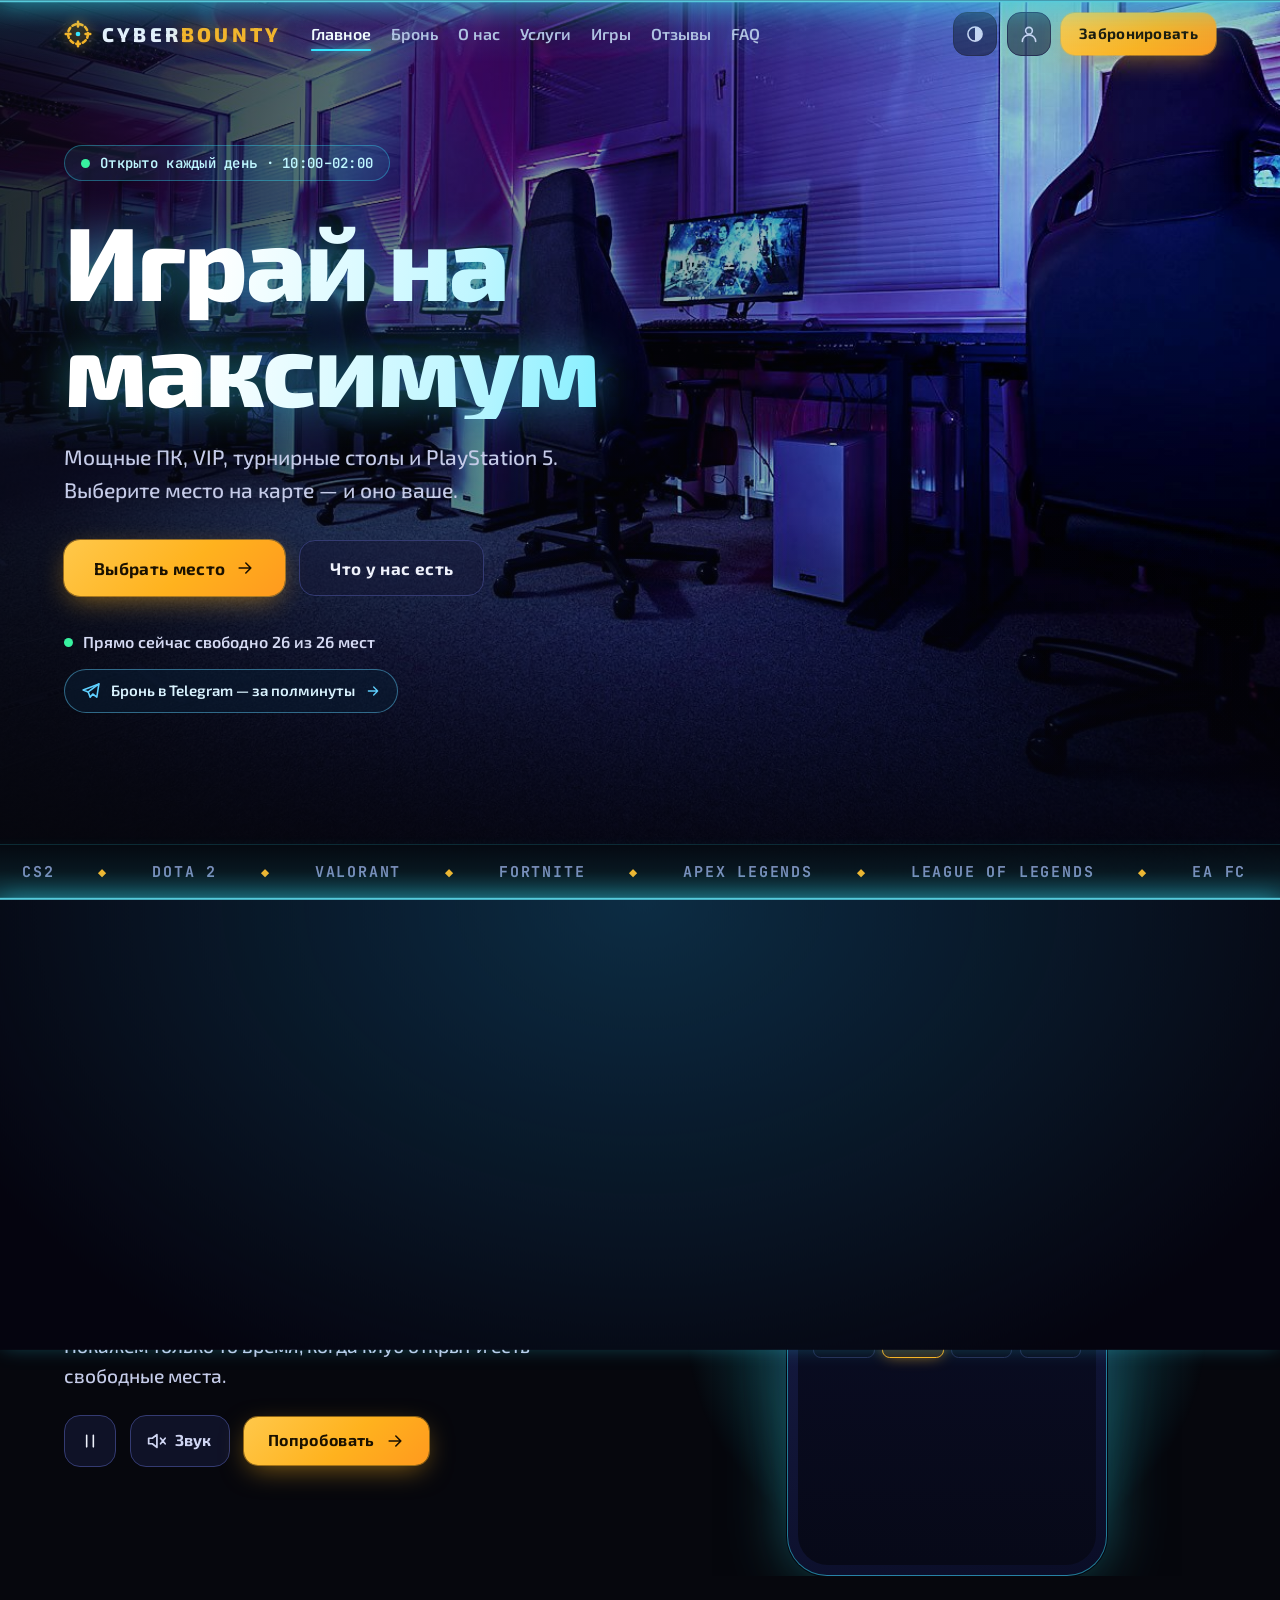
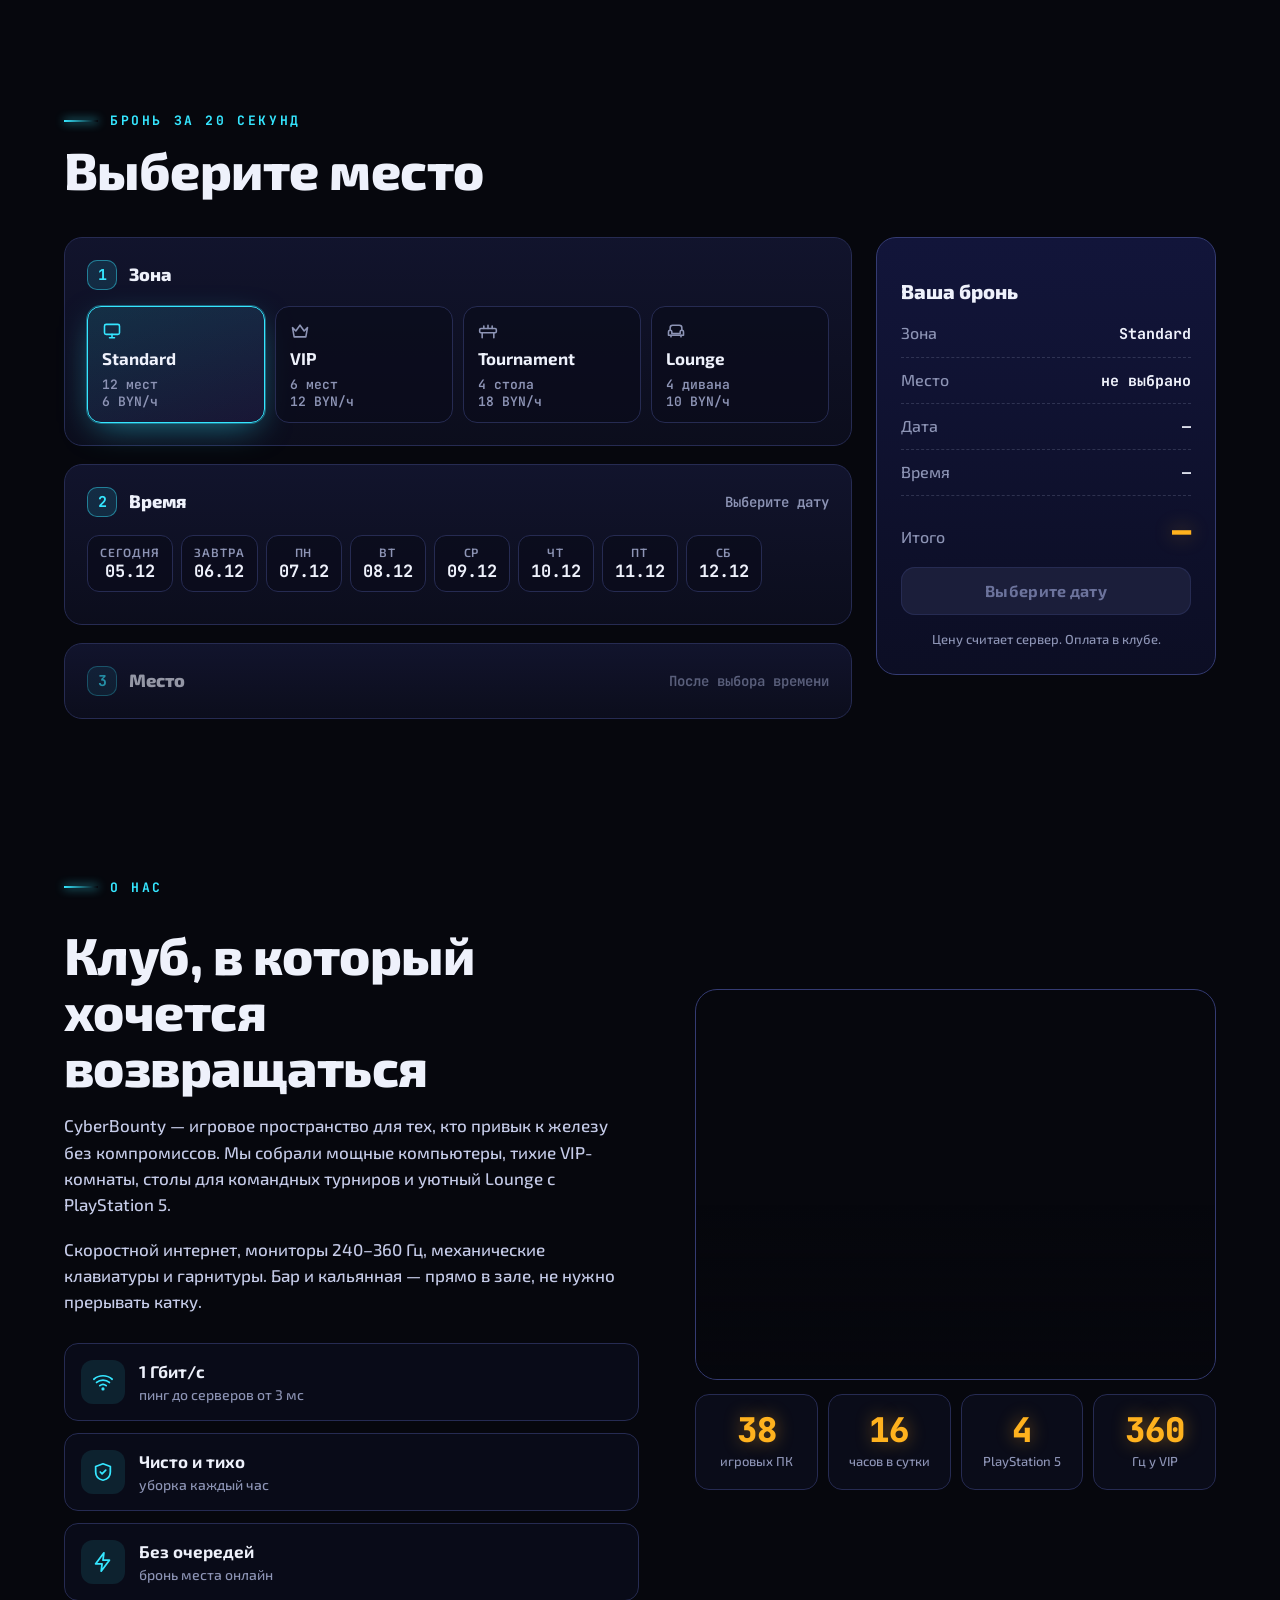
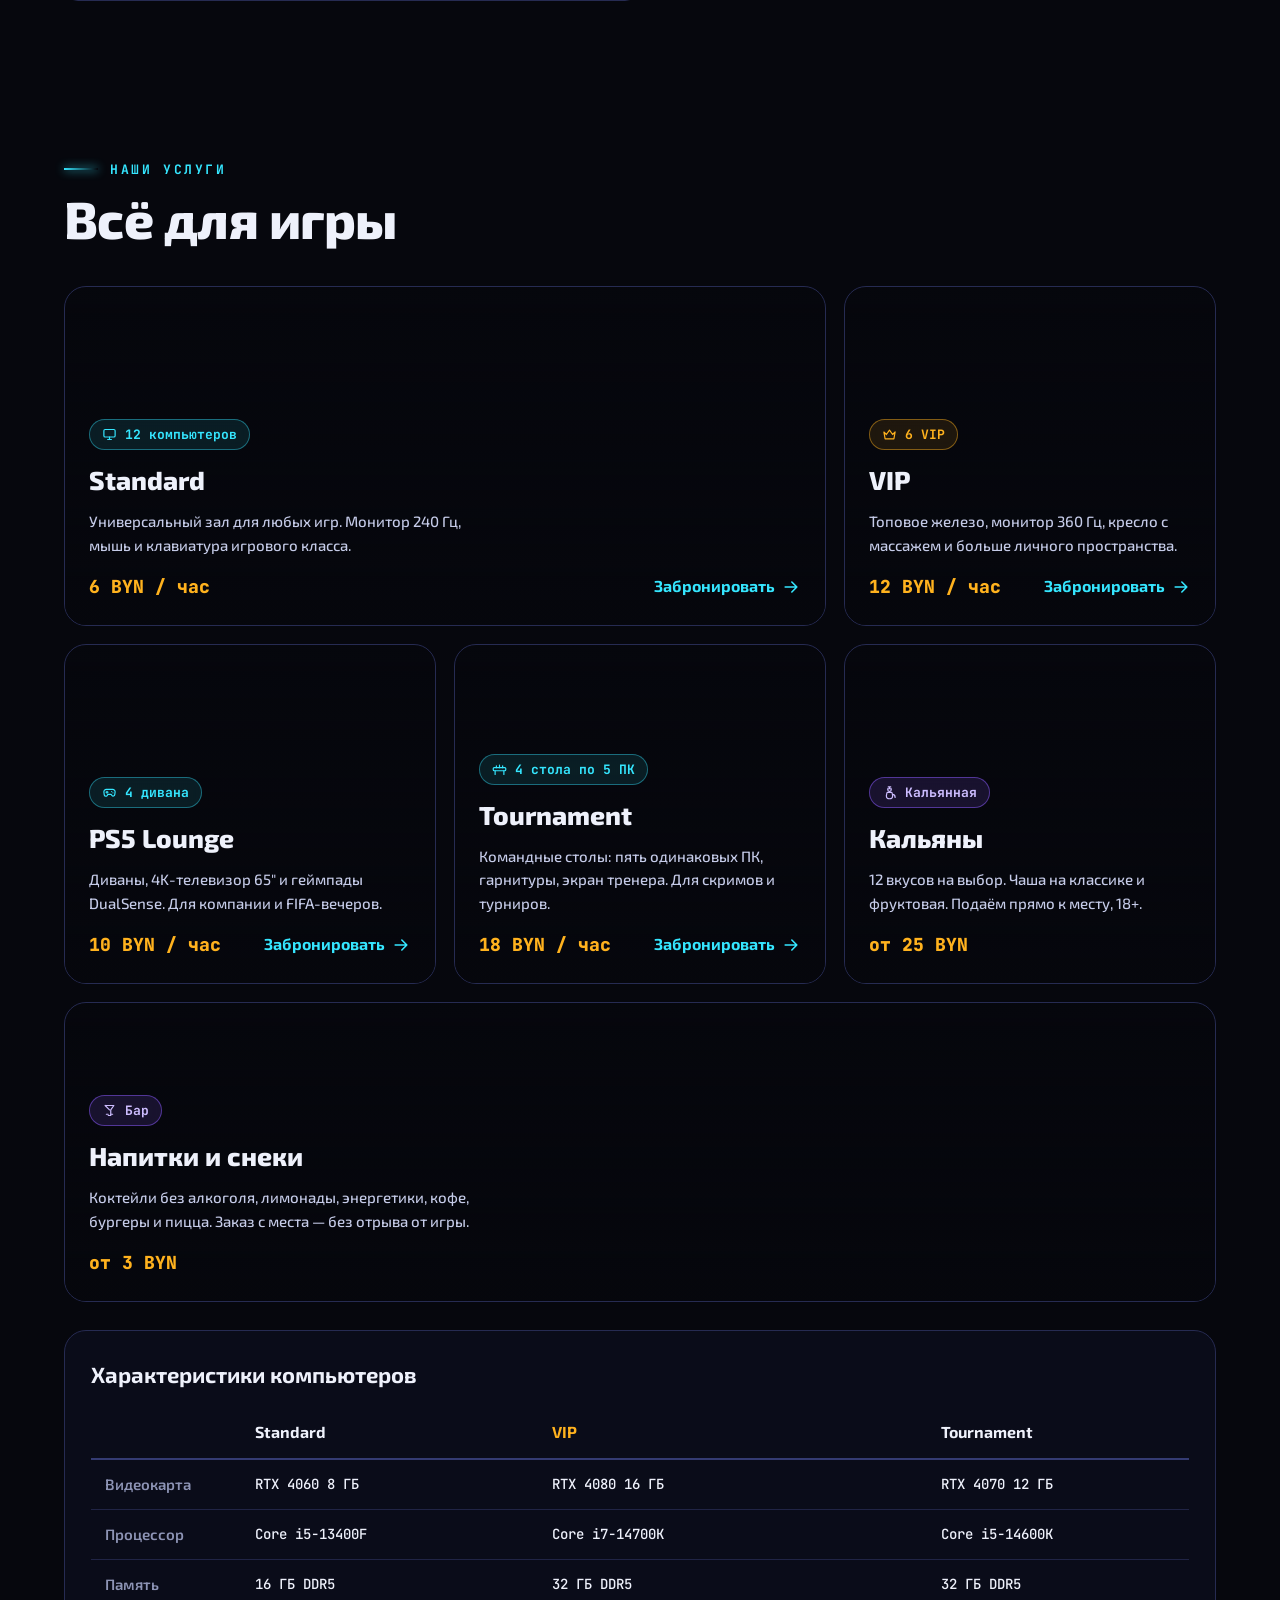
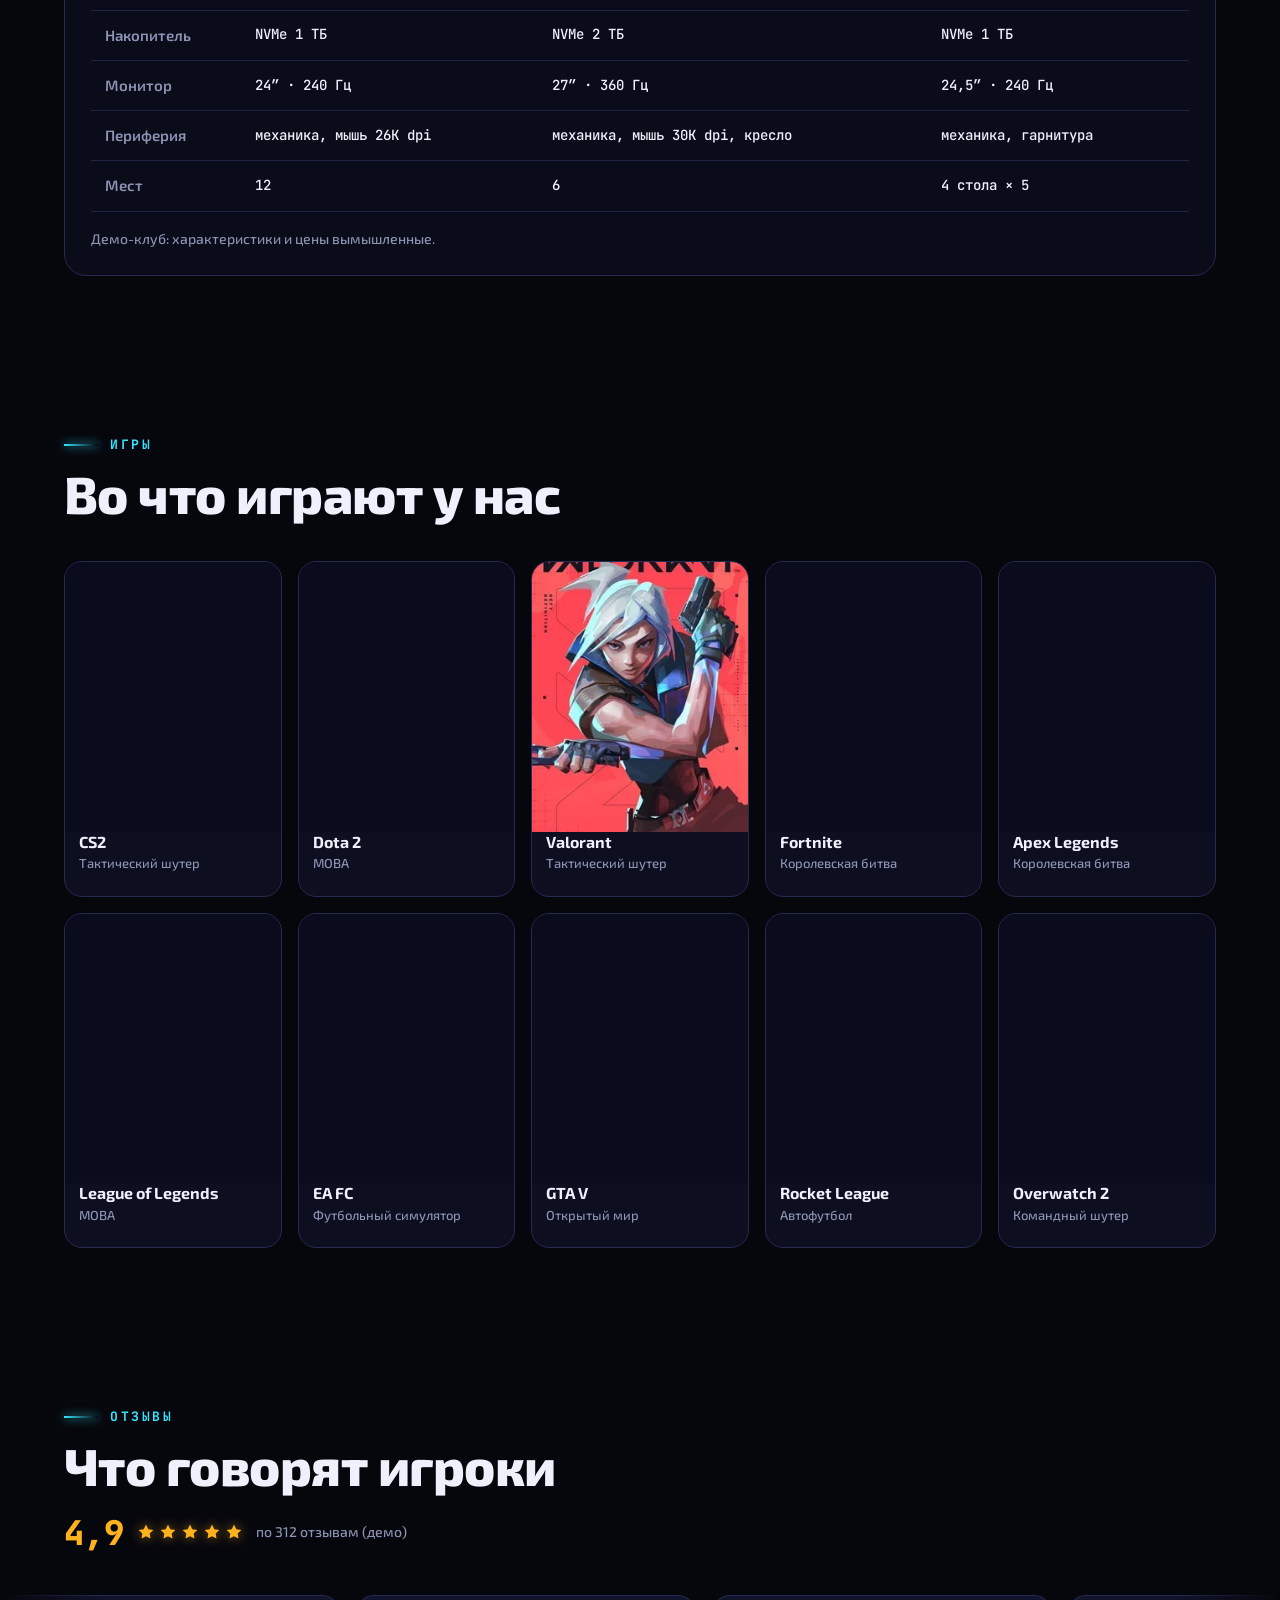
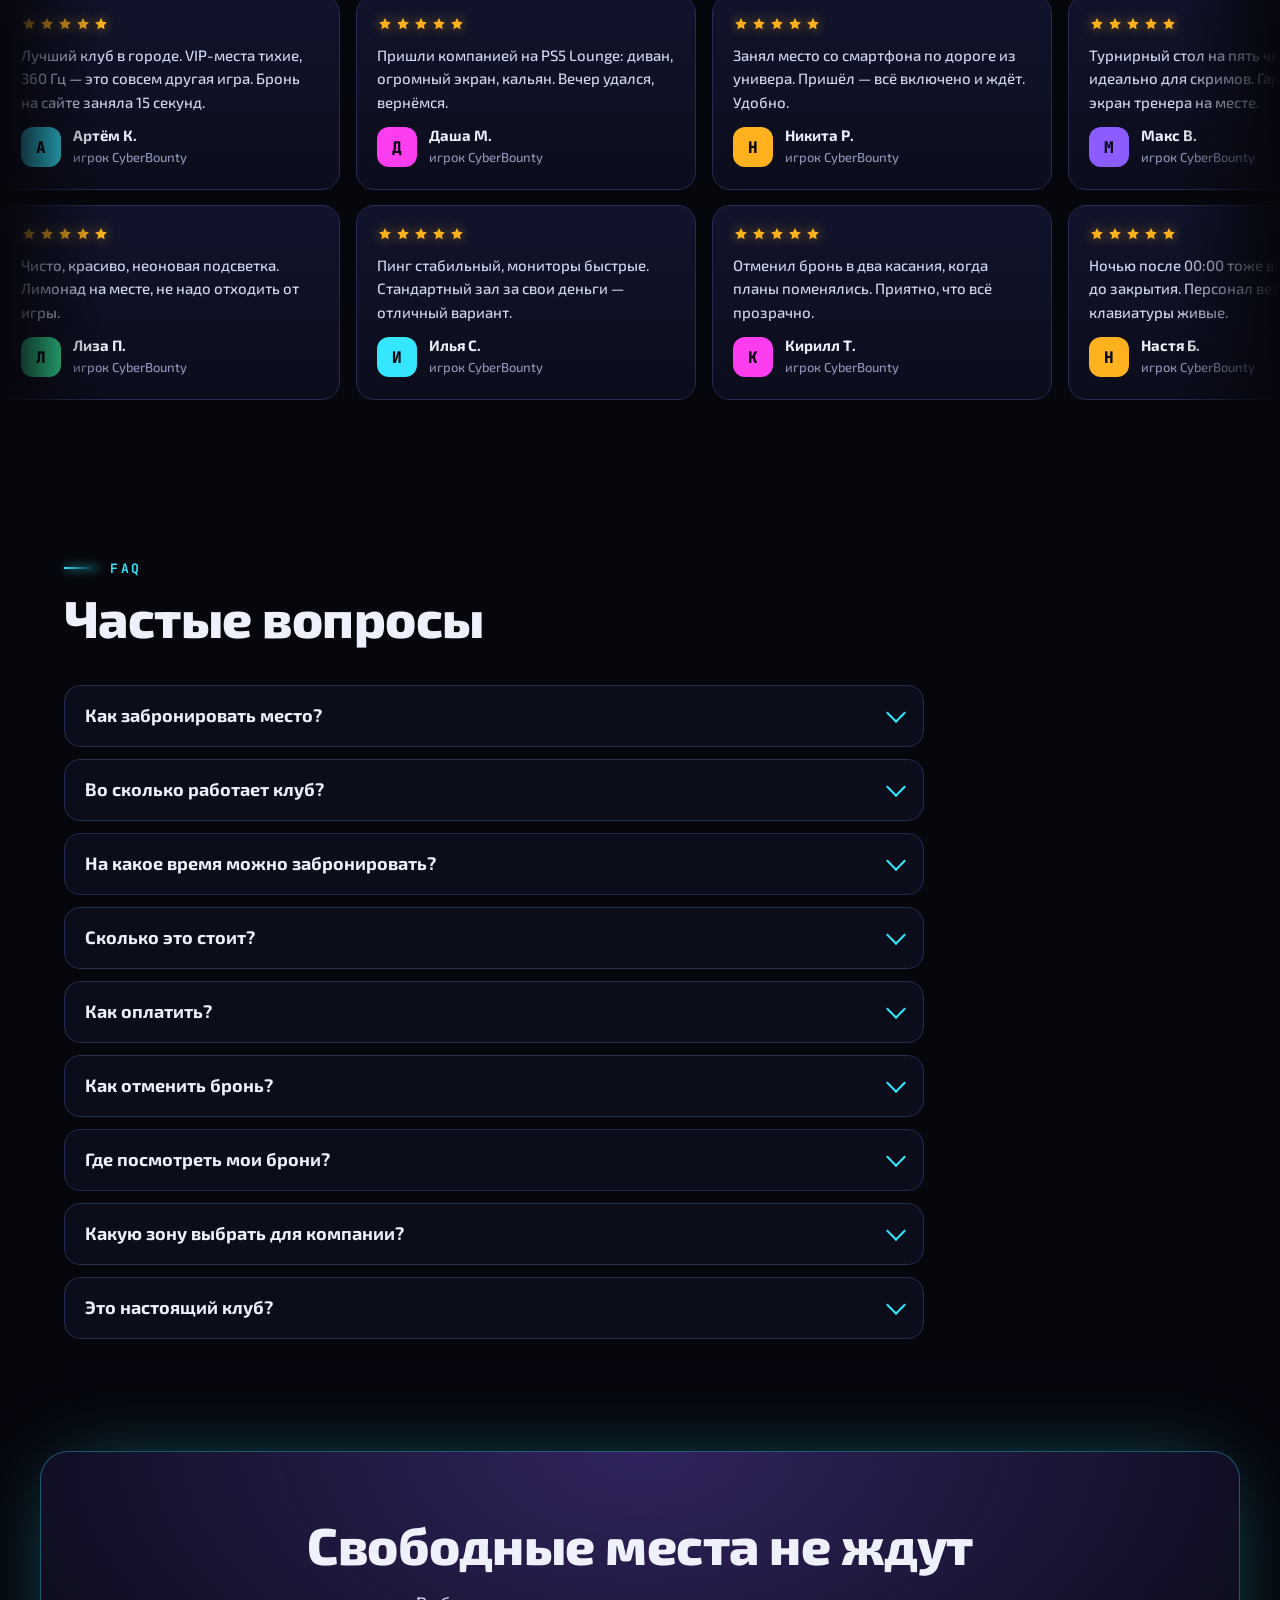
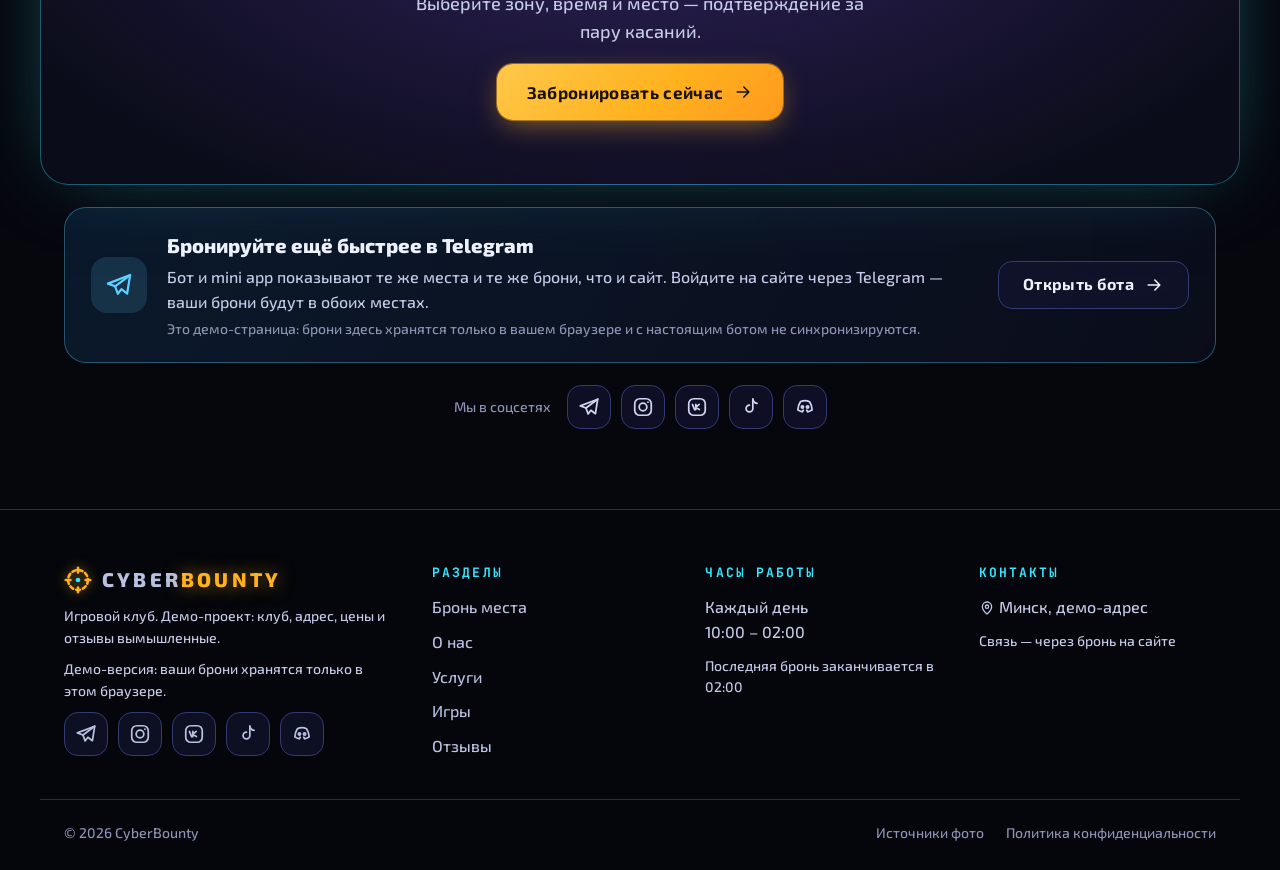
<file: docs/index.html>
<!doctype html>
<html lang="ru">
<head>
<meta charset="utf-8">
<meta name="viewport" content="width=device-width, initial-scale=1, minimum-scale=1, maximum-scale=1, user-scalable=no, viewport-fit=cover">
<title>CyberBounty — компьютерный клуб: бронь места онлайн</title>
<meta name="description" content="CyberBounty — игровой клуб: ПК RTX 4060–4080, VIP, турнирные столы, PlayStation 5 Lounge, кальяны и бар. Забронируйте место за 20 секунд.">
<meta name="theme-color" content="#06070d">
<link rel="canonical" href="https://salzy007.github.io/cyberbounty/">
<meta property="og:type" content="website">
<meta property="og:site_name" content="CyberBounty">
<meta property="og:locale" content="ru_RU">
<meta property="og:url" content="https://salzy007.github.io/cyberbounty/">
<meta property="og:title" content="CyberBounty — компьютерный клуб: бронь места онлайн">
<meta property="og:description" content="Мощные ПК, VIP, турнирные столы и PlayStation 5. Выберите место на карте и забронируйте за пару касаний.">
<meta property="og:image" content="https://salzy007.github.io/cyberbounty/img/hero.jpg">
<meta property="og:image:width" content="1600">
<meta property="og:image:height" content="1064">
<meta name="twitter:card" content="summary_large_image">
<link rel="icon" href="data:image/svg+xml,%3Csvg xmlns='http://www.w3.org/2000/svg' viewBox='0 0 24 24' fill='none' stroke='%23ffb21e' stroke-width='2.2' stroke-linecap='round'%3E%3Ccircle cx='12' cy='12' r='8.5' stroke-dasharray='3.2 2.6'/%3E%3Cpath d='M12 1.5v4M12 18.5v4M1.5 12h4M18.5 12h4'/%3E%3Ccircle cx='12' cy='12' r='2' fill='%2335e6ff' stroke='none'/%3E%3C/svg%3E">
<link rel="preload" href="fonts/exo2-latin.woff2" as="font" type="font/woff2" crossorigin>
<link rel="preload" href="fonts/exo2-cyrillic.woff2" as="font" type="font/woff2" crossorigin>
<link rel="stylesheet" href="fonts.css?v=c5cb6bf3">
<link rel="stylesheet" href="style.css?v=c5cb6bf3">
<script>
(function () {
  try { if (localStorage.getItem("cb_theme") === "violet") document.documentElement.setAttribute("data-theme", "violet"); } catch (e) {}
  var reduce = matchMedia("(prefers-reduced-motion: reduce)").matches;
  document.documentElement.classList.add(reduce ? "ready" : "intro-on");   /* заставка при каждой загрузке и обновлении */
  /* высота экрана фиксируется в пикселях: в Google, Telegram и других встроенных браузерах панель при прокрутке
     выезжает и прячется, окно меняет высоту каждый кадр, и всё, что задано в vh/svh/vmax, сжималось и разжималось.
     Пересчитываем только при смене ширины (поворот телефона); на компьютере с мышью — при любом изменении окна. */
  var root = document.documentElement, lastW = -1, desk = matchMedia("(hover: hover) and (pointer: fine)").matches;
  var size = function () {
    var w = innerWidth, h = innerHeight;
    if (!desk && w === lastW) return;
    lastW = w;
    var big = Math.max(screen.height || 0, screen.width || 0, h);                 // выше любого возможного окна: фон не меняет размер
    root.style.setProperty("--app-h", h + "px");
    root.style.setProperty("--bg-h", big + "px");
    root.style.setProperty("--u", Math.max(w, h) / 100 + "px");                     // замена 1vmax, не зависит от панели браузера
  };
  size(); addEventListener("resize", size);
  /* после F5 всегда начинаем с самого верха, а не с запомненного места */
  if ("scrollRestoration" in history) history.scrollRestoration = "manual";
  if (location.hash) history.replaceState(null, "", location.pathname + location.search);
  var top = function () { window.scrollTo({ top: 0, left: 0, behavior: "instant" }); };
  top(); addEventListener("DOMContentLoaded", top); addEventListener("load", top); addEventListener("pageshow", top);
})();
</script>
<noscript><style>.intro{display:none!important}.hero__in>*{opacity:1!important;transform:none!important}</style></noscript>
<script src="nocopy.js?v=c5cb6bf3"></script>
</head>
<body>

<svg width="0" height="0" style="position:absolute" aria-hidden="true">
  <defs>
    <symbol id="i-monitor" viewBox="0 0 24 24"><rect x="3" y="4" width="18" height="12" rx="2"/><path d="M9 20h6M12 16v4"/></symbol>
    <symbol id="i-sofa" viewBox="0 0 24 24"><path d="M5 11V8a3 3 0 0 1 3-3h8a3 3 0 0 1 3 3v3"/><path d="M3 13a2 2 0 0 1 4 0v2h10v-2a2 2 0 0 1 4 0v4H3z"/><path d="M6 17v2M18 17v2"/></symbol>
    <symbol id="i-vip" viewBox="0 0 24 24"><path d="M3 8l4 4 5-7 5 7 4-4-2 11H5z"/></symbol>
    <symbol id="i-table" viewBox="0 0 24 24"><rect x="2" y="9" width="20" height="5" rx="1.5"/><path d="M5 14v6M19 14v6M7 9V6M12 9V5M17 9V6"/></symbol>
    <symbol id="i-pad" viewBox="0 0 24 24"><path d="M7 7h10a4 4 0 0 1 4 4.2l-.6 4.3a2.6 2.6 0 0 1-4.6 1.2L14.6 15H9.4l-1.2 2a2.6 2.6 0 0 1-4.6-1.2L3 11.2A4 4 0 0 1 7 7z"/><path d="M8 10v3M6.5 11.5h3M15.5 10.5h.01M17.5 12.5h.01"/></symbol>
    <symbol id="i-hookah" viewBox="0 0 24 24"><path d="M10 3h4M12 3v3M9 6h6l-1 4h-4zM12 10v2"/><path d="M8 12h8l1 5a5 5 0 0 1-10 0z"/><path d="M17 15c3 0 4 2 4 5"/></symbol>
    <symbol id="i-drink" viewBox="0 0 24 24"><path d="M5 4h14l-5 7v7h3M10 18h-3M12 11l-7-7"/><path d="M14 18v2h-4"/></symbol>
    <symbol id="i-keyboard" viewBox="0 0 24 24"><rect x="2" y="6" width="20" height="12" rx="2"/><path d="M6 10h.01M10 10h.01M14 10h.01M18 10h.01M7 14h10"/></symbol>
    <symbol id="i-headset" viewBox="0 0 24 24"><path d="M4 14v-2a8 8 0 0 1 16 0v2"/><rect x="3" y="13" width="4" height="7" rx="1.5"/><rect x="17" y="13" width="4" height="7" rx="1.5"/><path d="M19 20c0 1.5-2 2-5 2"/></symbol>
    <symbol id="i-clock" viewBox="0 0 24 24"><circle cx="12" cy="12" r="9"/><path d="M12 7v5l3 2"/></symbol>
    <symbol id="i-moon" viewBox="0 0 24 24"><path d="M20 14.5A8 8 0 0 1 9.5 4 8 8 0 1 0 20 14.5z"/></symbol>
    <symbol id="i-user" viewBox="0 0 24 24"><circle cx="12" cy="8" r="4"/><path d="M4 21a8 8 0 0 1 16 0"/></symbol>
    <symbol id="i-ticket" viewBox="0 0 24 24"><path d="M3 8a2 2 0 0 1 2-2h14a2 2 0 0 1 2 2v2a2 2 0 0 0 0 4v2a2 2 0 0 1-2 2H5a2 2 0 0 1-2-2v-2a2 2 0 0 0 0-4z"/><path d="M14 6v12" stroke-dasharray="2 2.5"/></symbol>
    <symbol id="i-check" viewBox="0 0 24 24"><path d="M5 12.5l4.5 4.5L19 7.5"/></symbol>
    <symbol id="i-x" viewBox="0 0 24 24"><path d="M6 6l12 12M18 6L6 18"/></symbol>
    <symbol id="i-arrow" viewBox="0 0 24 24"><path d="M5 12h14M13 6l6 6-6 6"/></symbol>
    <symbol id="i-bolt" viewBox="0 0 24 24"><path d="M13 2L4 14h7l-1 8 9-12h-7z"/></symbol>
    <symbol id="i-wifi" viewBox="0 0 24 24"><path d="M2 9a15 15 0 0 1 20 0M5 12.5a10.5 10.5 0 0 1 14 0M8.5 16a5.5 5.5 0 0 1 7 0"/><circle cx="12" cy="19.5" r=".8"/></symbol>
    <symbol id="i-shield" viewBox="0 0 24 24"><path d="M12 3l8 3v6c0 5-3.5 8-8 9-4.5-1-8-4-8-9V6z"/><path d="M9 12l2 2 4-4"/></symbol>
    <symbol id="i-star" viewBox="0 0 24 24"><path d="M12 3l2.7 5.6 6.1.9-4.4 4.3 1 6.1L12 17l-5.4 2.9 1-6.1L3.2 9.5l6.1-.9z"/></symbol>
    <symbol id="i-pin" viewBox="0 0 24 24"><path d="M12 21s7-6 7-11a7 7 0 0 0-14 0c0 5 7 11 7 11z"/><circle cx="12" cy="10" r="2.5"/></symbol>
    <symbol id="i-menu" viewBox="0 0 24 24"><path d="M4 7h16M4 12h16M4 17h16"/></symbol>
    <symbol id="i-telegram" viewBox="0 0 24 24"><path d="M21.5 3.5L2.5 10.8l6.2 2.3 2.3 6.4 3.1-3.9 4.9 3.7z"/><path d="M8.7 13.1l12.8-9.6"/></symbol>
    <symbol id="i-instagram" viewBox="0 0 24 24"><rect x="3" y="3" width="18" height="18" rx="5.5"/><circle cx="12" cy="12" r="4.2"/><path d="M17.4 6.7h.01"/></symbol>
    <symbol id="i-vk" viewBox="0 0 24 24"><rect x="3" y="3" width="18" height="18" rx="5.5"/><path d="M7 9.2l2.4 5.6h1.3V9.2M10.7 12.4l3.7-3.2M10.7 12.4l3.9 2.4"/></symbol>
    <symbol id="i-tiktok" viewBox="0 0 24 24"><path d="M14 3.5v10.2a3.7 3.7 0 1 1-3.7-3.7"/><path d="M14 3.5c.3 2.6 1.9 4.2 4.6 4.5"/></symbol>
    <symbol id="i-discord" viewBox="0 0 24 24"><path d="M7 6.3C8.6 5.5 10.3 5 12 5s3.4.5 5 1.3c1.6 2.4 2.6 5.3 2.8 8.9-1.5 1.2-3.2 1.8-4.9 2l-1-1.7M7 6.3C5.4 8.7 4.4 11.6 4.2 15.2c1.5 1.2 3.2 1.8 4.9 2l1-1.7"/><circle cx="9.2" cy="12" r="1.2"/><circle cx="14.8" cy="12" r="1.2"/></symbol>
    <symbol id="i-google" viewBox="0 0 24 24"><path d="M19.5 11.5c.1.5.1.9.1 1.3a7.6 7.6 0 1 1-2.2-5.4"/><path d="M12.2 12h7.3"/></symbol>
    <symbol id="i-mail" viewBox="0 0 24 24"><rect x="3" y="5" width="18" height="14" rx="2.500"/><path d="M3.500 7.500l8.500 6 8.500-6"/></symbol>
    <symbol id="i-back" viewBox="0 0 24 24"><path d="M19 12H5M11 6l-6 6 6 6"/></symbol>
    <symbol id="i-cpu" viewBox="0 0 24 24"><rect x="6" y="6" width="12" height="12" rx="2"/><path d="M9 2v3M15 2v3M9 19v3M15 19v3M2 9h3M2 15h3M19 9h3M19 15h3"/></symbol>
  </defs>
</svg>

<div class="intro" id="intro" aria-hidden="true">
  <div class="intro__half intro__half--t"></div><div class="intro__half intro__half--b"></div>
  <div class="intro__core">
    <div class="intro__logo">
      <svg class="intro__ring" viewBox="0 0 24 24" fill="none" stroke="#ffb21e" stroke-width="1.6" stroke-linecap="round"><circle cx="12" cy="12" r="8.5" stroke-dasharray="3.2 2.6"/></svg>
      <svg class="intro__cross" viewBox="0 0 24 24" fill="none" stroke="#ffb21e" stroke-width="1.6" stroke-linecap="round"><path d="M12 1.5v4M12 18.5v4M1.5 12h4M18.5 12h4"/><circle cx="12" cy="12" r="2" fill="#35e6ff" stroke="none"/></svg>
    </div>
    <div class="intro__word"><span>CYBER</span><b>BOUNTY</b></div>
    <ul class="intro__log"><li>Подключаем зал<i>OK</i></li><li>Проверяем места<i>OK</i></li><li>Всё готово<i>GO</i></li></ul>
    <div class="intro__bar"><i></i></div>
    <button class="intro__skip" id="introSkip" type="button">Пропустить</button>
  </div>
</div>
<div class="bg" aria-hidden="true"><div class="bg__orbs"><span class="orb o1"></span><span class="orb o2"></span><span class="orb o3"></span></div><div class="bg__grid"></div><div class="bg__grid bg__grid--hot"></div><canvas id="fx"></canvas></div>
<div class="glow" id="glow" aria-hidden="true"></div>
<div class="edge edge--t" aria-hidden="true"></div><div class="edge edge--b" aria-hidden="true"></div>

<!-- ============ ШАПКА ============ -->
<header class="top" id="top">
  <div class="wrap top__in">
    <a class="logo" href="#hero" aria-label="CyberBounty">
      <svg viewBox="0 0 24 24" fill="none" stroke="#ffb21e" stroke-width="2.2" stroke-linecap="round">
        <g class="ring"><circle cx="12" cy="12" r="8.5" stroke-dasharray="3.2 2.6"/></g>
        <path d="M12 1.5v4M12 18.5v4M1.5 12h4M18.5 12h4"/><circle cx="12" cy="12" r="2" fill="#35e6ff" stroke="none"/>
      </svg>
      <span>CYBER<b>BOUNTY</b></span>
    </a>
    <nav class="nav" aria-label="Разделы">
      <a href="#hero" data-home>Главное</a><a href="#book">Бронь</a><a href="#about">О нас</a><a href="#services">Услуги</a><a href="#games">Игры</a><a href="#reviews">Отзывы</a><a href="#faq">FAQ</a>
    </nav>
    <div class="top__tools">
      <button class="chip-btn theme-btn" id="btnTheme" type="button" aria-label="Сменить цвет сайта" aria-pressed="false"><svg class="ic" viewBox="0 0 24 24"><circle cx="12" cy="12" r="8.5"/><path d="M12 3.5a8.5 8.5 0 0 1 0 17z" fill="currentColor" stroke="none"/></svg><span>Тема</span></button>
      <button class="chip-btn" id="btnMy" type="button" hidden><svg class="ic"><use href="#i-ticket"/></svg><span>Мои брони</span><i class="badge" id="myBadge" hidden>0</i></button>
      <button class="chip-btn" id="btnLogin" type="button"><svg class="ic"><use href="#i-user"/></svg><span>Войти</span></button>
      <a class="btn btn--sm btn--hot" href="#book">Забронировать</a>
      <button class="burger" id="burger" type="button" aria-label="Меню" aria-expanded="false"><svg class="ic"><use href="#i-menu"/></svg></button>
    </div>
  </div>
  <div class="menu" id="menu" hidden>
    <a href="#hero" data-home>Главное</a><a href="#book">Бронь места</a><a href="#about">О нас</a><a href="#services">Услуги</a><a href="#games">Игры</a><a href="#reviews">Отзывы</a><a href="#faq">FAQ</a>
    <button type="button" id="menuMy" hidden>Мои брони</button><button type="button" id="menuLogin">Войти</button>
  </div>
</header>

<main>
<!-- ============ ГЕРОЙ ============ -->
<section class="hero" id="hero">
  <div class="hero__photo" aria-hidden="true"><img decoding="async" src="img/hero.jpg" alt="" fetchpriority="high"></div>
  <div class="wrap hero__in">
    <p class="eyebrow"><span class="live-dot"></span>Открыто каждый день · 10:00–02:00</p>
    <h1 class="glitch"><span>Играй на максимум</span></h1>
    <p class="lead">Мощные ПК, VIP, турнирные столы и PlayStation&nbsp;5. Выберите место на карте — и оно ваше.</p>
    <div class="hero__cta">
      <a class="btn btn--hot btn--lg" href="#book">Выбрать место<svg class="ic"><use href="#i-arrow"/></svg></a>
      <a class="btn btn--ghost btn--lg" href="#services">Что у нас есть</a>
    </div>
    <div class="hero__live" id="heroLive" aria-live="polite">
      <span class="live-dot"></span><span id="heroLiveText">Считаем свободные места…</span>
    </div>
    <a class="tg-pill" data-tg-link href="https://t.me/cyberbounty_bot" target="_blank" rel="noopener"><svg class="ic"><use href="#i-telegram"/></svg><span>Бронь в Telegram — за полминуты</span><svg class="ic ic--s"><use href="#i-arrow"/></svg></a>
  </div>
  <div class="ticker" aria-hidden="true">
    <div class="ticker__track">
    </div>
  </div>
</section>

<!-- ============ КАК ЭТО РАБОТАЕТ (ролик по шагам) ============ -->
<section class="sec sec--how" id="how">
  <div class="wrap">
    <header class="sec__head reveal">
      <p class="kicker">Как это работает</p>
      <h2>Бронь за пять касаний</h2>
    </header>
    <div class="how reveal" id="howStage">
      <div class="how__cap">
        <div class="how__steps" id="howSteps" aria-live="polite"></div>
        <div class="how__ctl">
          <button class="how__play" id="howPlay" type="button" aria-pressed="false" aria-label="Пауза"><svg class="ic i-pause" viewBox="0 0 24 24"><path d="M8 5v14M16 5v14"/></svg><svg class="ic i-play" viewBox="0 0 24 24"><path d="M7 4l13 8-13 8z"/></svg></button>
          <button class="how__snd" id="howSnd" type="button" aria-pressed="false" aria-label="Включить звук">
            <svg class="ic s-off" viewBox="0 0 24 24"><path d="M4 9v6h4l5 4V5L8 9zM17 9l5 6M22 9l-5 6"/></svg>
            <svg class="ic s-on" viewBox="0 0 24 24"><path d="M4 9v6h4l5 4V5L8 9zM16.5 8.5a5 5 0 0 1 0 7M19 6a8.5 8.5 0 0 1 0 12"/></svg>
            <span id="howSndT">Звук</span>
          </button>
          <a class="btn btn--hot" href="#book">Попробовать<svg class="ic"><use href="#i-arrow"/></svg></a>
        </div>
      </div>

      <div class="how__phone" role="img" aria-label="Пример брони по шагам">
        <div class="how__aura" aria-hidden="true"></div>
        <div class="phone">
          <div class="phone__notch"></div>
          <div class="bars" id="howBars">
            <button class="how-bar" type="button" aria-label="Шаг 1"></button><button class="how-bar" type="button" aria-label="Шаг 2"></button><button class="how-bar" type="button" aria-label="Шаг 3"></button><button class="how-bar" type="button" aria-label="Шаг 4"></button><button class="how-bar" type="button" aria-label="Шаг 5"></button>
          </div>
          <div class="mkhead"><span>CYBER<b>BOUNTY</b></span><i></i></div>
          <div class="screens">
            <!-- 1. зона -->
            <div class="mk">
              <h4 class="a" style="--d:.1s">Выберите зону</h4>
              <div class="mkz a pick" style="--d:.3s;--p:2.3s"><b>Standard</b><small>12 мест · 6 BYN/ч</small></div>
              <div class="mkz a" style="--d:.5s"><b>VIP</b><small>6 мест · 12 BYN/ч</small></div>
              <div class="mkz a" style="--d:.7s"><b>Tournament</b><small>4 стола · 18 BYN/ч</small></div>
              <div class="mkz a" style="--d:.9s"><b>PS5 Lounge</b><small>4 дивана · 10 BYN/ч</small></div>
              <i class="tap" style="--x:46%;--y:31%;--t:2.1s"></i>
            </div>
            <!-- 2. время -->
            <div class="mk">
              <h4 class="a" style="--d:.1s">Время</h4>
              <div class="mkrow a" style="--d:.25s"><span class="mkc pick" style="--p:1.3s">Сегодня</span><span class="mkc">Завтра</span><span class="mkc">Вт</span><span class="mkc">Ср</span></div>
              <div class="mkgrid a" style="--d:.45s"><span class="mkc">18:00</span><span class="mkc">19:00</span><span class="mkc pick" style="--p:2.3s">20:00</span><span class="mkc">21:00</span><span class="mkc">22:00</span><span class="mkc">23:00</span><span class="mkc">00:00</span><span class="mkc">01:00</span></div>
              <div class="mkrow a" style="--d:.65s"><span class="mkc">1 ч</span><span class="mkc pick" style="--p:3.2s">2 ч</span><span class="mkc">3 ч</span><span class="mkc">5 ч</span></div>
              <i class="tap" style="--x:22%;--y:24%;--t:1.2s"></i><i class="tap" style="--x:60%;--y:44%;--t:2.2s"></i><i class="tap" style="--x:38%;--y:75%;--t:3.1s"></i>
            </div>
            <!-- 3. место -->
            <div class="mk">
              <h4 class="a" style="--d:.1s">Выберите место</h4>
              <div class="mkseats">
                <span class="a" style="--d:.2s">1</span><span class="a busy" style="--d:.25s">2</span><span class="a" style="--d:.3s">3</span><span class="a" style="--d:.35s">4</span><span class="a busy" style="--d:.4s">5</span><span class="a" style="--d:.45s">6</span>
                <span class="a" style="--d:.5s">7</span><span class="a" style="--d:.55s">8</span><span class="a" style="--d:.6s">9</span><span class="a" style="--d:.65s">10</span><span class="a" style="--d:.7s">11</span><span class="a" style="--d:.75s">12</span>
              </div>
              <p class="mkfree a" style="--d:.9s">Свободно 10 из 12</p>
              <ul class="mkleg a" style="--d:1.1s"><li><i></i>Свободно</li><li><i class="b"></i>Занято</li><li><i class="s"></i>Ваш выбор</li></ul>
              <i class="tap" style="--x:17%;--y:40%;--t:2.2s"></i>
            </div>
            <!-- 4. подтверждение -->
            <div class="mk">
              <h4 class="a" style="--d:.1s">Ваша бронь</h4>
              <div class="mksum">
                <p class="a" style="--d:.25s"><span>Зона</span><b>Standard</b></p>
                <p class="a" style="--d:.4s"><span>Место</span><b>ПК 7</b></p>
                <p class="a" style="--d:.55s"><span>Время</span><b>20:00–22:00</b></p>
                <p class="a tot" style="--d:.7s"><span>Итого</span><b>12 BYN</b></p>
              </div>
              <div class="mkbtn a" style="--d:.95s"><span>Подтвердить · 12 BYN</span></div>
              <i class="tap" style="--x:50%;--y:66%;--t:2.4s"></i>
            </div>
            <!-- 5. билет -->
            <div class="mk">
              <div class="mkok a" style="--d:.1s"><svg viewBox="0 0 52 52"><circle cx="26" cy="26" r="23"/><path d="M15 27l8 8 14-16"/></svg></div>
              <h4 class="a center" style="--d:.5s">Место за вами</h4>
              <div class="mkticket a" style="--d:.7s"><em>CB-0042</em><p><span>Standard · ПК 7</span><b>20:00–22:00</b></p><i></i></div>
              <p class="mkfree a center" style="--d:1.2s">Приходите и играйте</p>
            </div>
          </div>
        </div>
      </div>
    </div>
  </div>
</section>

<!-- ============ БРОНЬ ============ -->
<section class="sec sec--book" id="book">
  <div class="wrap">
    <header class="sec__head reveal">
      <p class="kicker">Бронь за 20 секунд</p>
      <h2>Выберите место</h2>
    </header>

    <div class="book">
      <div class="book__main">
        <div class="card step reveal">
          <div class="step__t"><b>1</b>Зона</div>
          <div class="zones" id="zones" role="tablist" aria-label="Зона"></div>
        </div>

        <div class="card step reveal" id="step2">
          <div class="step__t step__t--row">
            <span><b>2</b>Время</span>
            <span class="free-count step__hint" id="hint2" aria-live="polite"></span>
          </div>
          <div class="days" id="days" role="listbox" aria-label="Дата"></div>
          <!-- время и часы открываются после выбора даты -->
          <div class="seq" id="seqTime"><div>
            <div class="times-wrap">
              <div class="times" id="times" role="listbox" aria-label="Время начала"></div>
              <p class="times__empty" id="timesEmpty" hidden></p>
            </div>
            <div class="durs" id="durs" role="radiogroup" aria-label="Длительность"></div>
          </div></div>
        </div>

        <div class="card step reveal locked" id="step3">
          <div class="step__t step__t--row">
            <span><b>3</b>Место</span>
            <span class="free-count" id="freeCount" aria-live="polite"></span>
          </div>
          <!-- схема зала открывается после выбора времени и часов -->
          <div class="seq" id="seqPlace"><div>
            <div class="room" id="room" aria-label="Схема зала"></div>
            <ul class="legend" aria-hidden="true">
              <li><i class="lg lg--free"></i>Свободно</li><li><i class="lg lg--busy"></i>Занято</li><li><i class="lg lg--sel"></i>Ваш выбор</li>
            </ul>
          </div></div>
        </div>
      </div>

      <aside class="book__side reveal" aria-label="Ваша бронь">
        <div class="sum" id="sum">
          <div class="sum__glow" aria-hidden="true"></div>
          <h3>Ваша бронь</h3>
          <dl class="sum__rows">
            <div><dt>Зона</dt><dd id="sZone">—</dd></div>
            <div><dt>Место</dt><dd id="sSeat">не выбрано</dd></div>
            <div><dt>Дата</dt><dd id="sDate">—</dd></div>
            <div><dt>Время</dt><dd id="sTime">—</dd></div>
          </dl>
          <div class="sum__total"><span>Итого</span><b id="sPrice">—</b></div>
          <button class="btn btn--hot btn--block" id="btnConfirm" type="button" disabled><span class="btn__t">Выберите место</span><i class="spin" aria-hidden="true"></i></button>
          <p class="sum__err" id="sErr" role="alert" hidden></p>
          <p class="sum__hint">Цену считает сервер. Оплата в клубе.</p>
        </div>
      </aside>
    </div>
  </div>
</section>

<!-- ============ О НАС ============ -->
<section class="sec" id="about">
  <div class="wrap about">
    <div class="about__text reveal">
      <p class="kicker">О нас</p>
      <h2>Клуб, в который хочется возвращаться</h2>
      <p>CyberBounty — игровое пространство для тех, кто привык к железу без компромиссов. Мы собрали мощные компьютеры, тихие VIP-комнаты, столы для командных турниров и уютный Lounge с PlayStation&nbsp;5.</p>
      <p>Скоростной интернет, мониторы 240–360&nbsp;Гц, механические клавиатуры и гарнитуры. Бар и кальянная — прямо в зале, не нужно прерывать катку.</p>
      <ul class="perks">
        <li><svg class="ic"><use href="#i-wifi"/></svg><b>1 Гбит/с</b><span>пинг до серверов от 3 мс</span></li>
        <li><svg class="ic"><use href="#i-shield"/></svg><b>Чисто и тихо</b><span>уборка каждый час</span></li>
        <li><svg class="ic"><use href="#i-bolt"/></svg><b>Без очередей</b><span>бронь места онлайн</span></li>
      </ul>
    </div>
    <div class="about__side reveal">
      <figure class="photo photo--tall"><img decoding="async" src="img/about.jpg" alt="Игровой зал клуба" loading="lazy"></figure>
      <div class="stats">
        <div><b data-count="38">38</b><span>игровых ПК</span></div>
        <div><b data-count="16">16</b><span>часов в сутки</span></div>
        <div><b data-count="4">4</b><span>PlayStation 5</span></div>
        <div><b data-count="360">360</b><span>Гц у VIP</span></div>
      </div>
    </div>
  </div>
</section>

<!-- ============ УСЛУГИ ============ -->
<section class="sec" id="services">
  <div class="wrap">
    <header class="sec__head reveal">
      <p class="kicker">Наши услуги</p>
      <h2>Всё для игры</h2>
    </header>

    <div class="bento">
      <article class="tile tile--wide reveal" data-zone="standard">
        <img decoding="async" src="img/standard.jpg" alt="Игровой ПК с подсветкой" class="p-standard" loading="lazy">
        <div class="tile__body">
          <span class="tag"><svg class="ic"><use href="#i-monitor"/></svg>12 компьютеров</span>
          <h3>Standard</h3>
          <p>Универсальный зал для любых игр. Монитор 240&nbsp;Гц, мышь и клавиатура игрового класса.</p>
          <div class="tile__foot"><b class="price" data-price="standard">—</b><a class="link" href="#book" data-pick="standard">Забронировать<svg class="ic"><use href="#i-arrow"/></svg></a></div>
        </div>
      </article>
      <article class="tile reveal" data-zone="vip">
        <img decoding="async" src="img/vip.jpg" alt="VIP-кресло и монитор" loading="lazy">
        <div class="tile__body">
          <span class="tag tag--gold"><svg class="ic"><use href="#i-vip"/></svg>6 VIP</span>
          <h3>VIP</h3>
          <p>Топовое железо, монитор 360&nbsp;Гц, кресло с массажем и больше личного пространства.</p>
          <div class="tile__foot"><b class="price" data-price="vip">—</b><a class="link" href="#book" data-pick="vip">Забронировать<svg class="ic"><use href="#i-arrow"/></svg></a></div>
        </div>
      </article>
      <article class="tile reveal" data-zone="lounge">
        <img decoding="async" src="img/lounge.jpg" alt="PlayStation 5 с геймпадом" class="p-lounge" loading="lazy">
        <div class="tile__body">
          <span class="tag"><svg class="ic"><use href="#i-pad"/></svg>4 дивана</span>
          <h3>PS5 Lounge</h3>
          <p>Диваны, 4K-телевизор 65″ и геймпады DualSense. Для компании и FIFA-вечеров.</p>
          <div class="tile__foot"><b class="price" data-price="lounge">—</b><a class="link" href="#book" data-pick="lounge">Забронировать<svg class="ic"><use href="#i-arrow"/></svg></a></div>
        </div>
      </article>
      <article class="tile reveal" data-zone="tournament">
        <img decoding="async" src="img/tournament.jpg" alt="Турнирный зал с рядами ПК" loading="lazy">
        <div class="tile__body">
          <span class="tag"><svg class="ic"><use href="#i-table"/></svg>4 стола по 5 ПК</span>
          <h3>Tournament</h3>
          <p>Командные столы: пять одинаковых ПК, гарнитуры, экран тренера. Для скримов и турниров.</p>
          <div class="tile__foot"><b class="price" data-price="tournament">—</b><a class="link" href="#book" data-pick="tournament">Забронировать<svg class="ic"><use href="#i-arrow"/></svg></a></div>
        </div>
      </article>
      <article class="tile reveal">
        <img decoding="async" src="img/hookah.jpg" alt="Кальян с неоновой подсветкой" class="p-hookah" loading="lazy">
        <div class="tile__body">
          <span class="tag tag--violet"><svg class="ic"><use href="#i-hookah"/></svg>Кальянная</span>
          <h3>Кальяны</h3>
          <p>12 вкусов на выбор. Чаша на классике и фруктовая. Подаём прямо к месту, 18+.</p>
          <div class="tile__foot"><b class="price">от 25 BYN</b></div>
        </div>
      </article>
      <article class="tile tile--full reveal">
        <img decoding="async" src="img/bar.jpg" alt="Неоновая вывеска бара" class="p-bar" loading="lazy">
        <div class="tile__body">
          <span class="tag tag--violet"><svg class="ic"><use href="#i-drink"/></svg>Бар</span>
          <h3>Напитки и снеки</h3>
          <p>Коктейли без алкоголя, лимонады, энергетики, кофе, бургеры и пицца. Заказ с места — без отрыва от игры.</p>
          <div class="tile__foot"><b class="price">от 3 BYN</b></div>
        </div>
      </article>
    </div>

    <div class="specs reveal" id="specs">
      <h3>Характеристики компьютеров</h3>
      <div class="specs__scroll">
        <table>
          <thead><tr><th></th><th>Standard</th><th class="hot">VIP</th><th>Tournament</th></tr></thead>
          <tbody>
            <tr><th>Видеокарта</th><td>RTX 4060 8&nbsp;ГБ</td><td>RTX 4080 16&nbsp;ГБ</td><td>RTX 4070 12&nbsp;ГБ</td></tr>
            <tr><th>Процессор</th><td>Core i5-13400F</td><td>Core i7-14700K</td><td>Core i5-14600K</td></tr>
            <tr><th>Память</th><td>16&nbsp;ГБ DDR5</td><td>32&nbsp;ГБ DDR5</td><td>32&nbsp;ГБ DDR5</td></tr>
            <tr><th>Накопитель</th><td>NVMe 1&nbsp;ТБ</td><td>NVMe 2&nbsp;ТБ</td><td>NVMe 1&nbsp;ТБ</td></tr>
            <tr><th>Монитор</th><td>24″ · 240&nbsp;Гц</td><td>27″ · 360&nbsp;Гц</td><td>24,5″ · 240&nbsp;Гц</td></tr>
            <tr><th>Периферия</th><td>механика, мышь 26K&nbsp;dpi</td><td>механика, мышь 30K&nbsp;dpi, кресло</td><td>механика, гарнитура</td></tr>
            <tr><th>Мест</th><td>12</td><td>6</td><td>4 стола × 5</td></tr>
          </tbody>
        </table>
      </div>
      <p class="muted-s">Демо-клуб: характеристики и цены вымышленные.</p>
    </div>
  </div>
</section>

<!-- ============ ОТЗЫВЫ ============ -->
<section class="sec" id="games">
  <div class="wrap">
    <header class="sec__head reveal">
      <p class="kicker">Игры</p>
      <h2>Во что играют у нас</h2>
    </header>
    <div class="games" id="gamesGrid"></div>
  </div>
</section>

<section class="sec sec--rev" id="reviews">
  <div class="wrap">
    <header class="sec__head reveal">
      <p class="kicker">Отзывы</p>
      <h2>Что говорят игроки</h2>
      <p class="rating"><b>4,9</b><span class="stars" aria-label="5 звёзд"><svg class="ic"><use href="#i-star"/></svg><svg class="ic"><use href="#i-star"/></svg><svg class="ic"><use href="#i-star"/></svg><svg class="ic"><use href="#i-star"/></svg><svg class="ic"><use href="#i-star"/></svg></span><span class="muted-s">по 312 отзывам (демо)</span></p>
    </header>
  </div>
  <div class="marquee reveal" id="revRows"></div>
</section>

<!-- ============ FAQ ============ -->
<section class="sec" id="faq">
  <div class="wrap">
    <header class="sec__head reveal">
      <p class="kicker">FAQ</p>
      <h2>Частые вопросы</h2>
    </header>
    <div class="faq">
      <div class="faq__item reveal"><button class="faq__q" type="button" id="faqq1" aria-expanded="false" aria-controls="faqa1">Как забронировать место?</button><div class="faq__a" id="faqa1" role="region" aria-labelledby="faqq1"><div><p>Выберите зону, дату, время и длительность, затем место на схеме и подтвердите. Это занимает около 20 секунд. Войти можно через Telegram или по имени и телефону.</p></div></div></div>
      <div class="faq__item reveal"><button class="faq__q" type="button" id="faqq2" aria-expanded="false" aria-controls="faqa2">Во сколько работает клуб?</button><div class="faq__a" id="faqa2" role="region" aria-labelledby="faqq2"><div><p>Каждый день с 10:00 до 02:00. Бронь не может выходить за время закрытия: последняя заканчивается в 02:00.</p></div></div></div>
      <div class="faq__item reveal"><button class="faq__q" type="button" id="faqq3" aria-expanded="false" aria-controls="faqa3">На какое время можно забронировать?</button><div class="faq__a" id="faqa3" role="region" aria-labelledby="faqq3"><div><p>На 1, 2, 3 или 5 часов. Начало — каждые 30 минут. Прошедшее время выбрать нельзя, а занятые места на схеме отмечены.</p></div></div></div>
      <div class="faq__item reveal"><button class="faq__q" type="button" id="faqq4" aria-expanded="false" aria-controls="faqa4">Сколько это стоит?</button><div class="faq__a" id="faqa4" role="region" aria-labelledby="faqq4"><div><p>Цена за час: Standard — 6 BYN, VIP — 12 BYN, Tournament — 18 BYN, PS5 Lounge — 10 BYN. Итоговая сумма видна до подтверждения брони.</p></div></div></div>
      <div class="faq__item reveal"><button class="faq__q" type="button" id="faqq5" aria-expanded="false" aria-controls="faqa5">Как оплатить?</button><div class="faq__a" id="faqa5" role="region" aria-labelledby="faqq5"><div><p>Онлайн-оплаты на сайте нет: бронь закрепляет место, а расчёт проходит в клубе.</p></div></div></div>
      <div class="faq__item reveal"><button class="faq__q" type="button" id="faqq6" aria-expanded="false" aria-controls="faqa6">Как отменить бронь?</button><div class="faq__a" id="faqa6" role="region" aria-labelledby="faqq6"><div><p>Откройте «Мои брони» и нажмите «Отменить». Это можно сделать в любое время, даже когда бронь уже началась: место сразу освободится.</p></div></div></div>
      <div class="faq__item reveal"><button class="faq__q" type="button" id="faqq7" aria-expanded="false" aria-controls="faqa7">Где посмотреть мои брони?</button><div class="faq__a" id="faqa7" role="region" aria-labelledby="faqq7"><div><p>После входа в верхнем меню появится кнопка «Мои брони». Брони с сайта и из Telegram-бота хранятся вместе.</p></div></div></div>
      <div class="faq__item reveal"><button class="faq__q" type="button" id="faqq8" aria-expanded="false" aria-controls="faqa8">Какую зону выбрать для компании?</button><div class="faq__a" id="faqa8" role="region" aria-labelledby="faqq8"><div><p>Tournament — турнирные столы для команд, Lounge — диваны с PlayStation 5 и большим экраном. Для одиночной игры подойдут Standard и VIP.</p></div></div></div>
      <div class="faq__item reveal"><button class="faq__q" type="button" id="faqq9" aria-expanded="false" aria-controls="faqa9">Это настоящий клуб?</button><div class="faq__a" id="faqa9" role="region" aria-labelledby="faqq9"><div><p>Нет, это учебная демо-версия: клуб, цены и отзывы вымышленные, а ваши брони хранятся только в этом браузере.</p></div></div></div>
    </div>
  </div>
</section>

<!-- ============ ПРИЗЫВ ============ -->
<section class="sec sec--cta">
  <div class="wrap cta reveal">
    <h2>Свободные места не ждут</h2>
    <p>Выберите зону, время и место — подтверждение за пару касаний.</p>
    <a class="btn btn--hot btn--lg" href="#book">Забронировать сейчас<svg class="ic"><use href="#i-arrow"/></svg></a>
  </div>
  <div class="wrap">
    <div class="tgcard reveal">
      <span class="tgcard__ic" aria-hidden="true"><svg class="ic"><use href="#i-telegram"/></svg></span>
      <div class="tgcard__txt">
        <h3>Бронируйте ещё быстрее в Telegram</h3>
        <p>Бот и mini app показывают те же места и те же брони, что и сайт. Войдите на сайте через Telegram — ваши брони будут в обоих местах.</p>
        <p class="muted-s" id="tgDemoNote" hidden>Это демо-страница: брони здесь хранятся только в вашем браузере и с настоящим ботом не синхронизируются.</p>
      </div>
      <a class="btn btn--ghost" data-tg-link href="https://t.me/cyberbounty_bot" target="_blank" rel="noopener">Открыть бота<svg class="ic"><use href="#i-arrow"/></svg></a>
    </div>
    <div class="socials-row">
      <span class="muted-s">Мы в соцсетях</span>
      <div class="socials" data-socials></div>
    </div>
  </div>
</section>
</main>

<!-- ============ ПОДВАЛ ============ -->
<footer class="foot">
  <div class="wrap foot__in">
    <div class="foot__col">
      <a class="logo" href="#hero" aria-label="CyberBounty">
        <svg viewBox="0 0 24 24" fill="none" stroke="#ffb21e" stroke-width="2.2" stroke-linecap="round"><g class="ring"><circle cx="12" cy="12" r="8.5" stroke-dasharray="3.2 2.6"/></g><path d="M12 1.5v4M12 18.5v4M1.5 12h4M18.5 12h4"/><circle cx="12" cy="12" r="2" fill="#35e6ff" stroke="none"/></svg>
        <span>CYBER<b>BOUNTY</b></span>
      </a>
      <p class="muted-s">Игровой клуб. Демо-проект: клуб, адрес, цены и отзывы вымышленные.</p><p class="muted-s" id="demoNote" hidden>Демо-версия: ваши брони хранятся только в этом браузере.</p>
      <div class="socials" data-socials aria-label="Соцсети"></div>
    </div>
    <div class="foot__col"><h4>Разделы</h4><a href="#book">Бронь места</a><a href="#about">О нас</a><a href="#services">Услуги</a><a href="#games">Игры</a><a href="#reviews">Отзывы</a></div>
    <div class="foot__col"><h4>Часы работы</h4><p>Каждый день<br>10:00 – 02:00</p><p class="muted-s">Последняя бронь заканчивается в 02:00</p></div>
    <div class="foot__col"><h4>Контакты</h4><p><svg class="ic ic--s"><use href="#i-pin"/></svg> Минск, демо-адрес</p><p class="muted-s">Связь — через бронь на сайте</p></div>
  </div>
  <div class="wrap foot__legal">
    <span>© 2026 CyberBounty</span>
    <span class="foot__links"><a href="credits.html">Источники фото</a><a href="privacy.html">Политика конфиденциальности</a></span>
  </div>
</footer>

<!-- мобильная панель подтверждения -->
<div class="dock" id="dock" aria-hidden="true">
  <div class="dock__info"><b id="dSeat">—</b><span id="dWhen">—</span></div>
  <button class="btn btn--hot" id="dockConfirm" type="button"><span class="btn__t">Подтвердить</span><i class="spin" aria-hidden="true"></i></button>
</div>

<!-- ============ ОКНА ============ -->
<div class="modal" id="mLogin" hidden>
  <div class="modal__back" data-close></div>
  <div class="modal__card" role="dialog" aria-modal="true" aria-labelledby="loginT">
    <button class="modal__x" type="button" data-close aria-label="Закрыть"><svg class="ic"><use href="#i-x"/></svg></button>

    <section class="lgn" id="lgMain">
      <h3 id="loginT">Вход в CyberBounty</h3>
      <p class="muted-s" id="loginSub">Любой способ ведёт в один аккаунт: брони с сайта и из Telegram будут вместе.</p>
      <p class="lgn__demo" id="loginDemo" hidden>Демо-страница: вход имитируется одним нажатием. Настоящий вход работает на сервере.</p>
      <div class="auth">
        <div class="auth__row"><button class="auth__btn" type="button" data-p="telegram"><svg class="ic"><use href="#i-telegram"/></svg><span>Войти через Telegram</span></button><p class="auth__hint" hidden></p></div>
      </div>
      <button class="link-btn lgn__alt" type="button" id="lgPhoneOpen">Или по имени и телефону</button>
      <p class="field__err" id="loginErr" role="alert" hidden></p>
      <p class="muted-s center">Входя, вы соглашаетесь с <a href="privacy.html">политикой конфиденциальности</a>.</p>
    </section>

    <form class="lgn" id="loginForm" novalidate hidden>
      <button class="lgn__back" type="button" data-back aria-label="Назад"><svg class="ic"><use href="#i-back"/></svg>Назад</button>
      <h3>Имя и телефон</h3>
      <p class="muted-s">Код для входа придёт в Telegram (не по SMS). Нужен Telegram на этом номере.</p>
      <label class="field"><span>Имя</span><input name="name" type="text" autocomplete="name" maxlength="40" placeholder="Например, Андрей" required></label>
      <label class="field"><span>Телефон</span><input name="phone" type="tel" inputmode="tel" autocomplete="tel" maxlength="24" placeholder="+375 29 123-45-67" required></label>
      <p class="field__err" id="phoneErr" role="alert" hidden></p>
      <button class="btn btn--hot btn--block" type="submit"><span class="btn__t">Продолжить</span><i class="spin" aria-hidden="true"></i></button>
    </form>

    <form class="lgn" id="codeForm" novalidate hidden>
      <button class="lgn__back" type="button" data-back aria-label="Назад"><svg class="ic"><use href="#i-back"/></svg>Назад</button>
      <h3>Код из Telegram</h3>
      <p class="muted-s">Код придёт <b>в Telegram</b>, а не по SMS. Откройте бота и нажмите «Поделиться номером»: бот проверит ваш номер и пришлёт код сюда. Код действует 10 минут.</p>
      <a class="btn btn--ghost btn--block" id="phoneBotLink" href="https://t.me/cyberbounty_bot" target="_blank" rel="noopener">Открыть бота<svg class="ic"><use href="#i-telegram"/></svg></a>
      <p class="muted-s" id="codeStatus">Ждём сообщение от бота…</p>
      <label class="field" id="codeLabel"><span>Код из бота</span><input name="code" type="text" inputmode="numeric" autocomplete="one-time-code" maxlength="6" placeholder="000000" required></label>
      <p class="field__err" id="codeErr" role="alert" hidden></p>
      <button class="btn btn--hot btn--block" id="codeSubmit" type="submit"><span class="btn__t">Войти</span><i class="spin" aria-hidden="true"></i></button>
    </form>
  </div>
</div>

<div class="modal" id="mTicket" hidden>
  <div class="modal__back" data-close></div>
  <div class="modal__card modal__card--ticket" role="dialog" aria-modal="true" aria-labelledby="tkT">
    <div class="ok" aria-hidden="true"><svg viewBox="0 0 52 52"><circle cx="26" cy="26" r="23"/><path d="M15 27l8 8 14-16"/></svg></div>
    <h3 id="tkT">Место за вами</h3>
    <div class="ticket" id="ticket"></div>
    <a class="tg-after" data-tg-link href="https://t.me/cyberbounty_bot" target="_blank" rel="noopener"><svg class="ic"><use href="#i-telegram"/></svg><span>Следующую бронь — в Telegram, ещё быстрее</span></a>
    <div class="modal__btns"><button class="btn btn--ghost" type="button" data-close>Ещё бронь</button><button class="btn btn--hot" type="button" id="tkMy">Мои брони</button></div>
  </div>
</div>

<div class="modal" id="mGame" hidden>
  <div class="modal__back" data-close></div>
  <div class="modal__card modal__card--game" role="dialog" aria-modal="true" aria-labelledby="gmT">
    <button class="modal__x modal__x--game" type="button" data-close aria-label="Закрыть"><svg class="ic"><use href="#i-x"/></svg></button>
    <div class="gart gart--big" id="gmArt"></div>
    <div class="gm__body">
      <p class="kicker" id="gmGenre"></p>
      <h3 id="gmT"></h3>
      <p class="gm__text" id="gmText"></p>
      <dl class="gm__facts" id="gmFacts"></dl>
      <a class="btn btn--hot btn--block" id="gmBook" href="#book">Забронировать место</a>
    </div>
  </div>
</div>

<div class="drawer" id="dMy" hidden>
  <div class="modal__back" data-close></div>
  <section class="drawer__card" role="dialog" aria-modal="true" aria-labelledby="myT">
    <header class="drawer__head"><h3 id="myT">Мои брони</h3><button class="modal__x modal__x--in" type="button" data-close aria-label="Закрыть"><svg class="ic"><use href="#i-x"/></svg></button></header>
    <div class="drawer__body" id="myList"></div>
    <footer class="drawer__foot"><span id="myWho" class="muted-s"></span><span class="drawer__acts"><button class="link-btn" id="btnLink" type="button">Привязать вход</button><button class="link-btn" id="btnLogout" type="button">Выйти</button></span></footer>
  </section>
</div>

<div class="toasts" id="toasts" aria-live="polite"></div>

<script src="site-config.js?v=c5cb6bf3"></script>
<script src="demo.js?v=c5cb6bf3"></script>
<script src="games.js?v=c5cb6bf3" defer></script>
<script src="app.js?v=c5cb6bf3" defer></script>
<script src="effects.js?v=c5cb6bf3" defer></script>
</body>
</html>
</file>
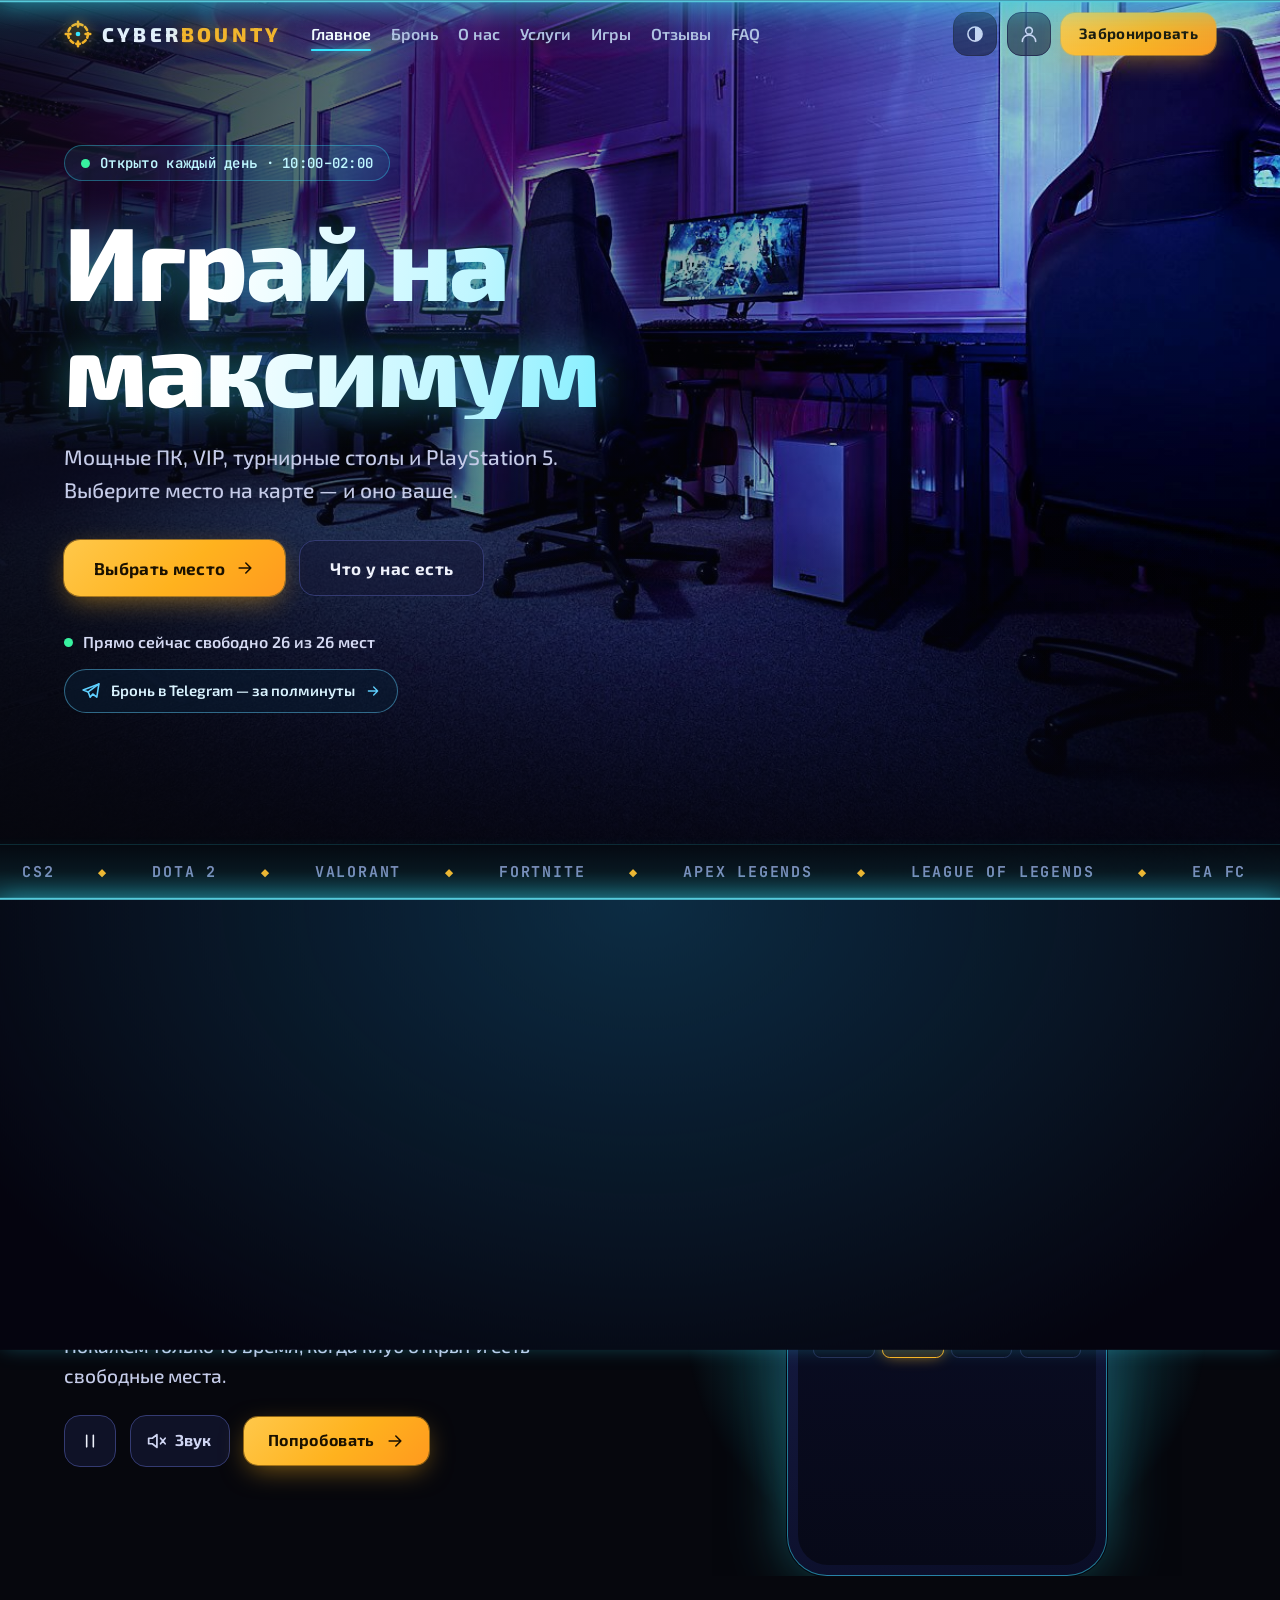
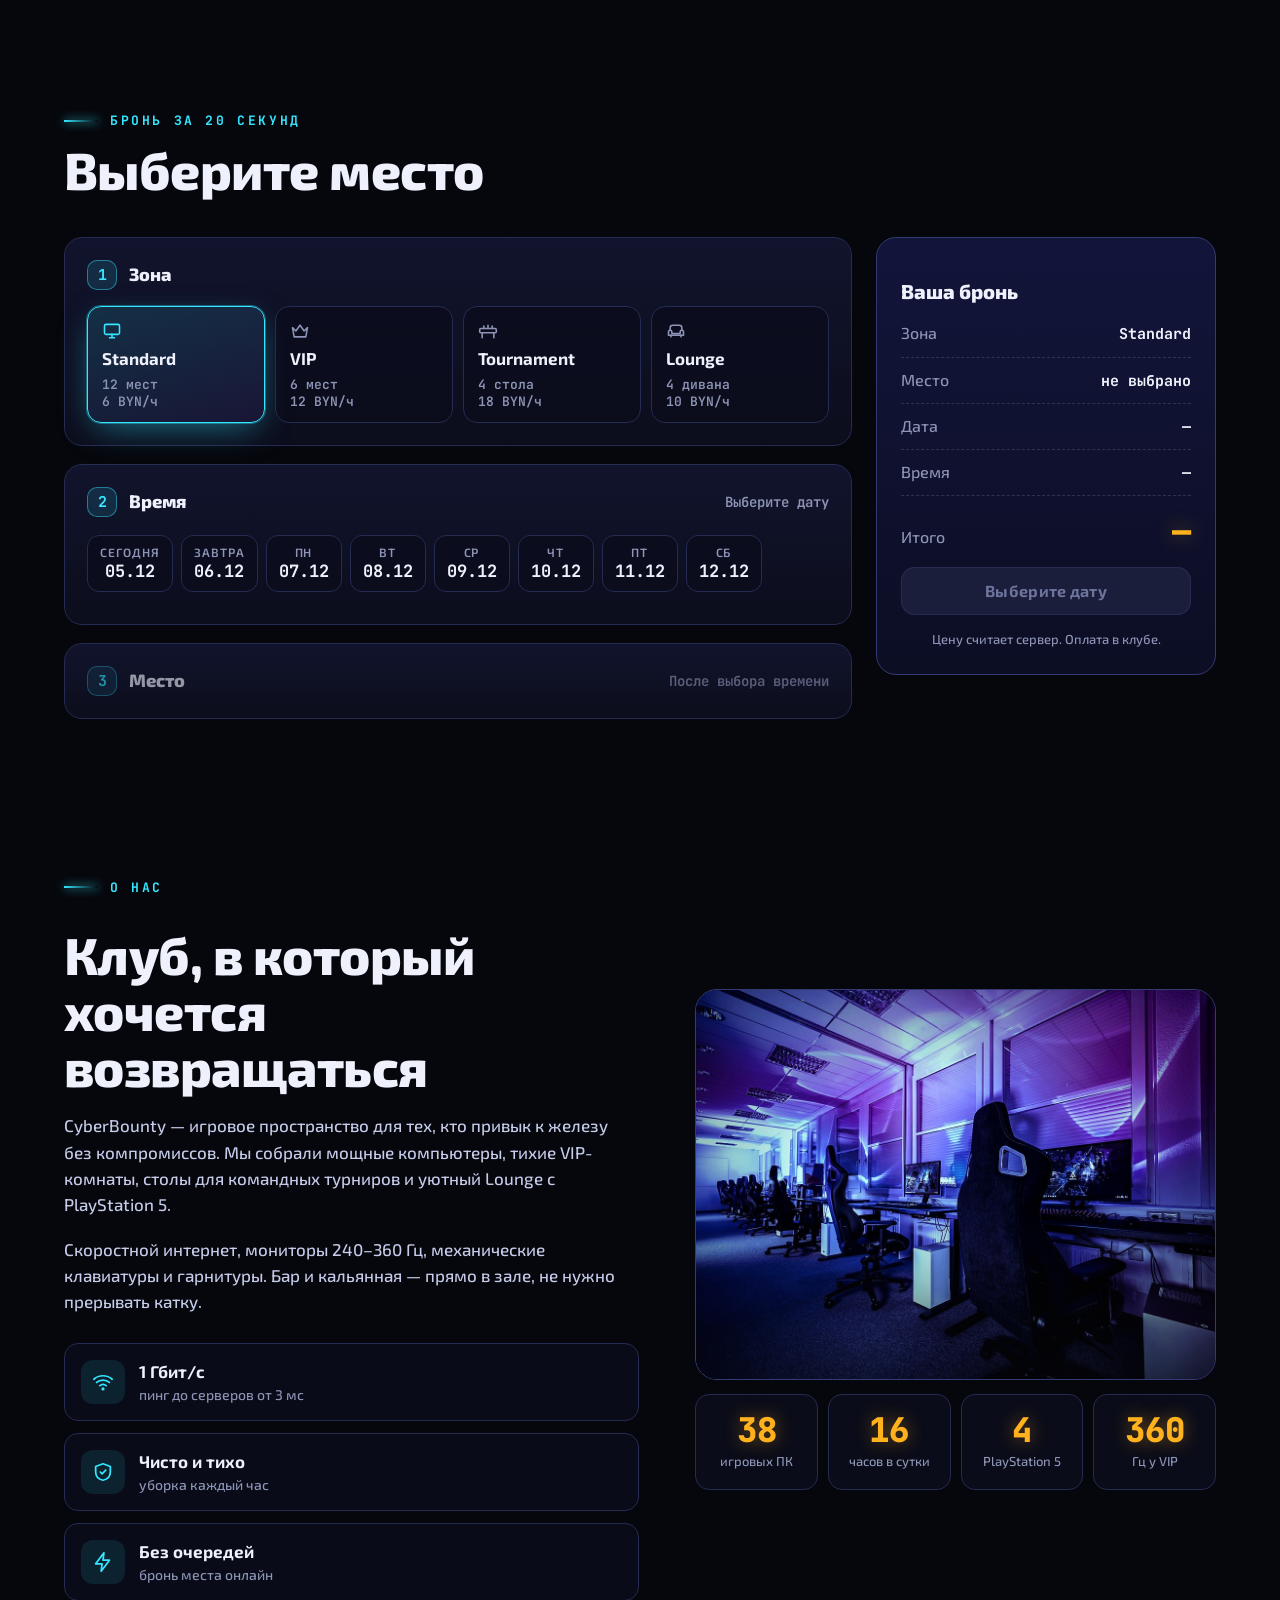
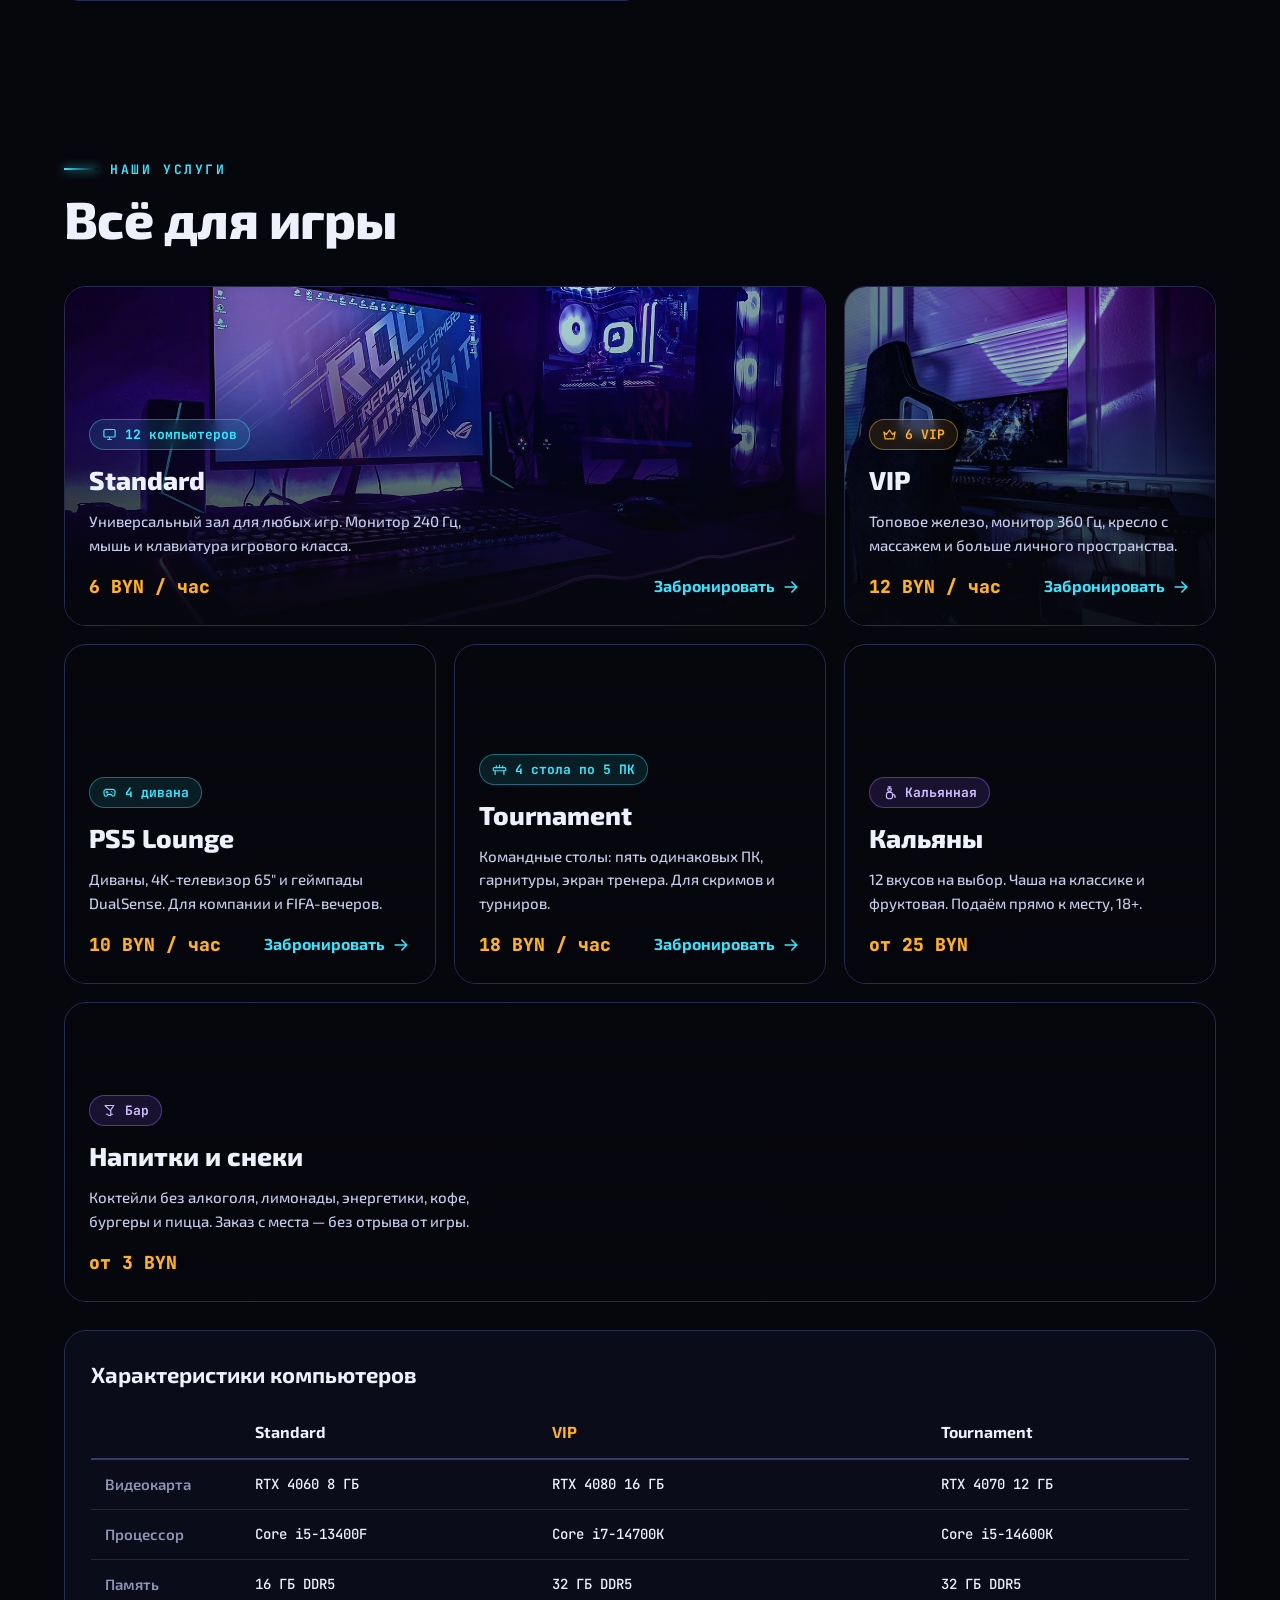
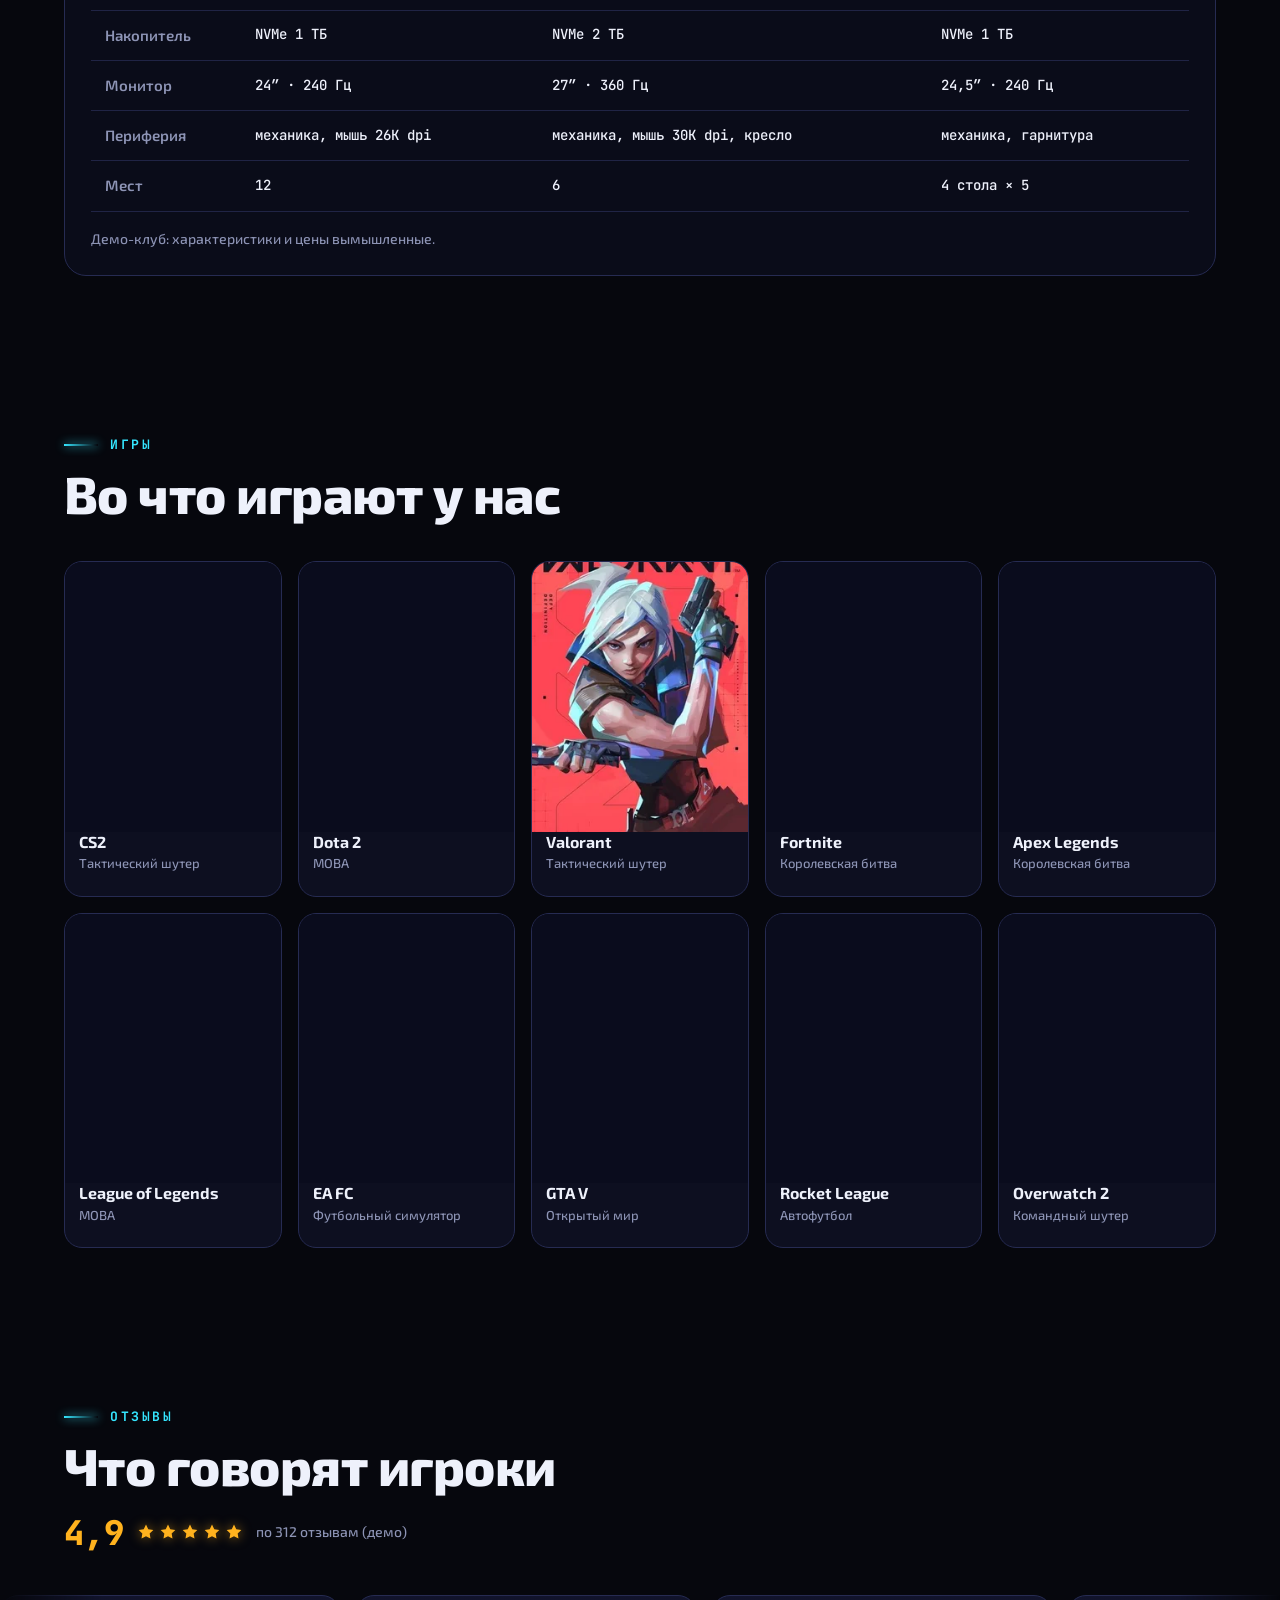
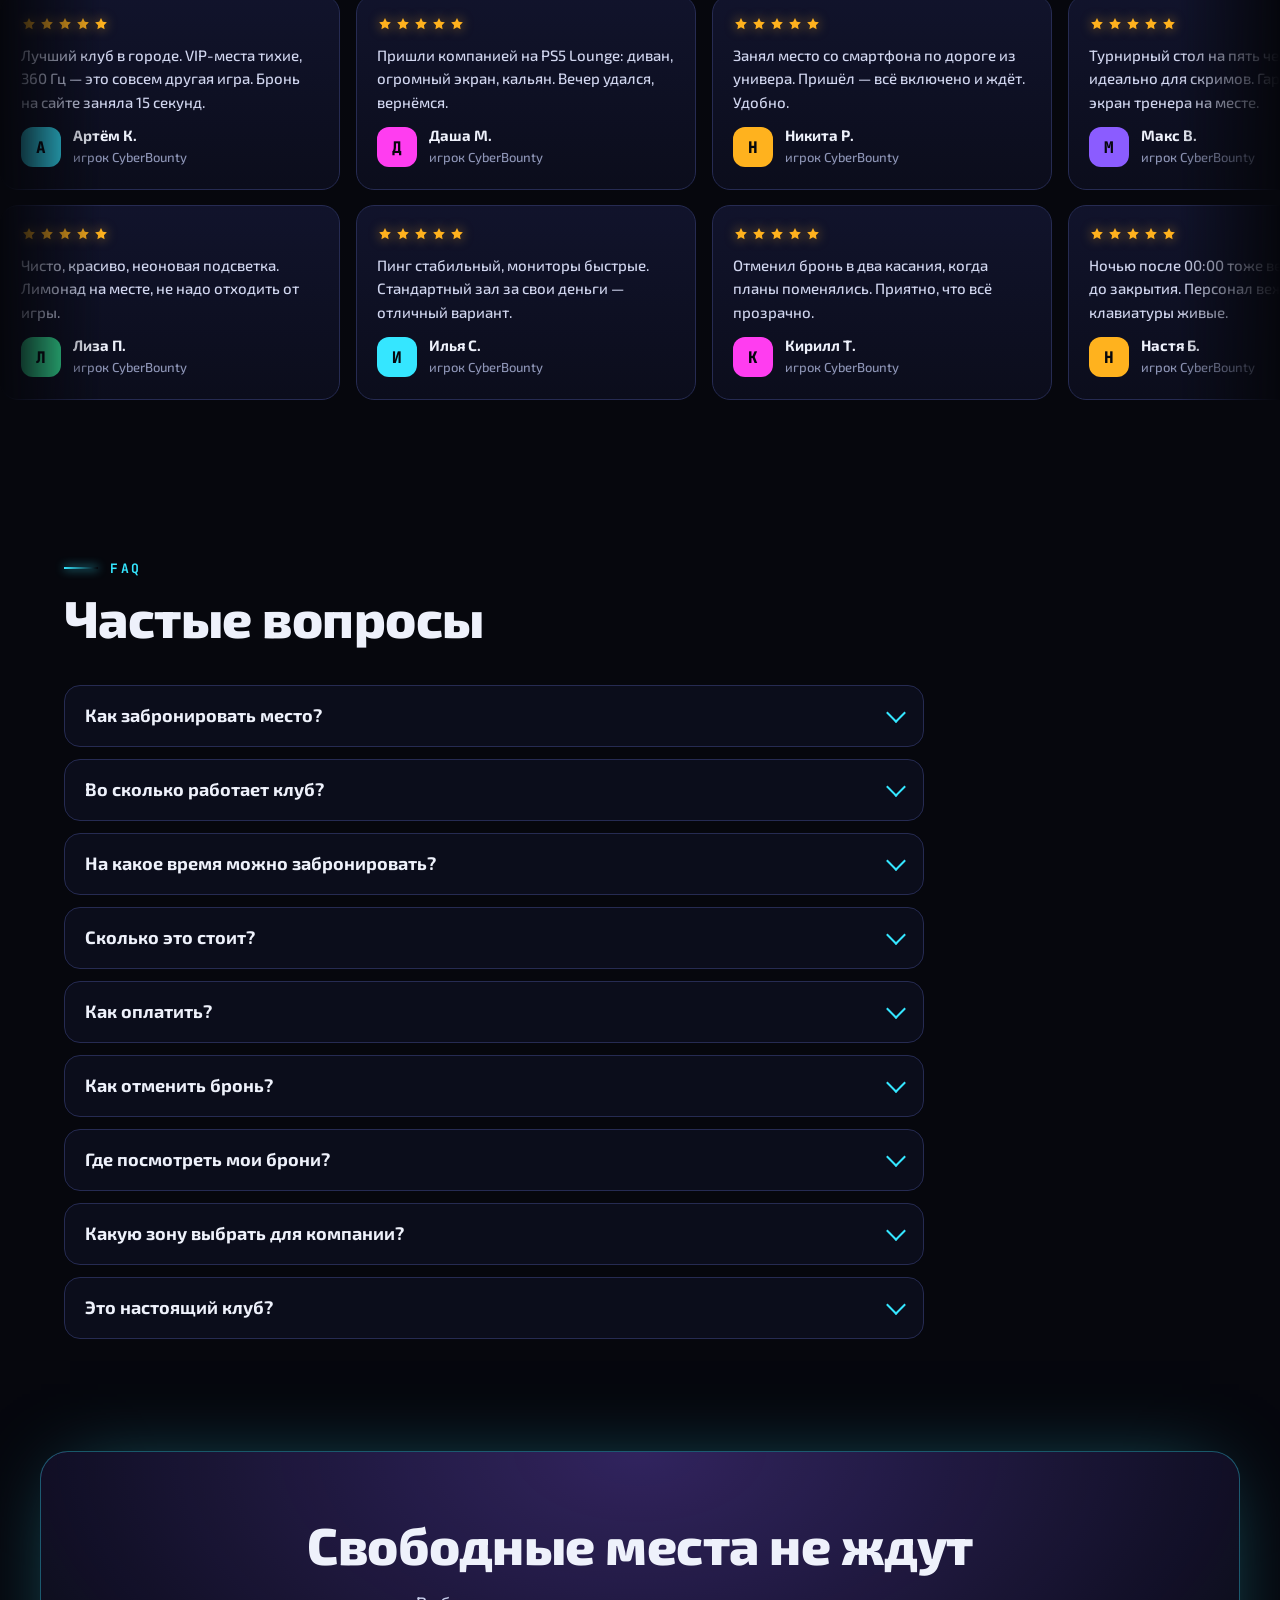
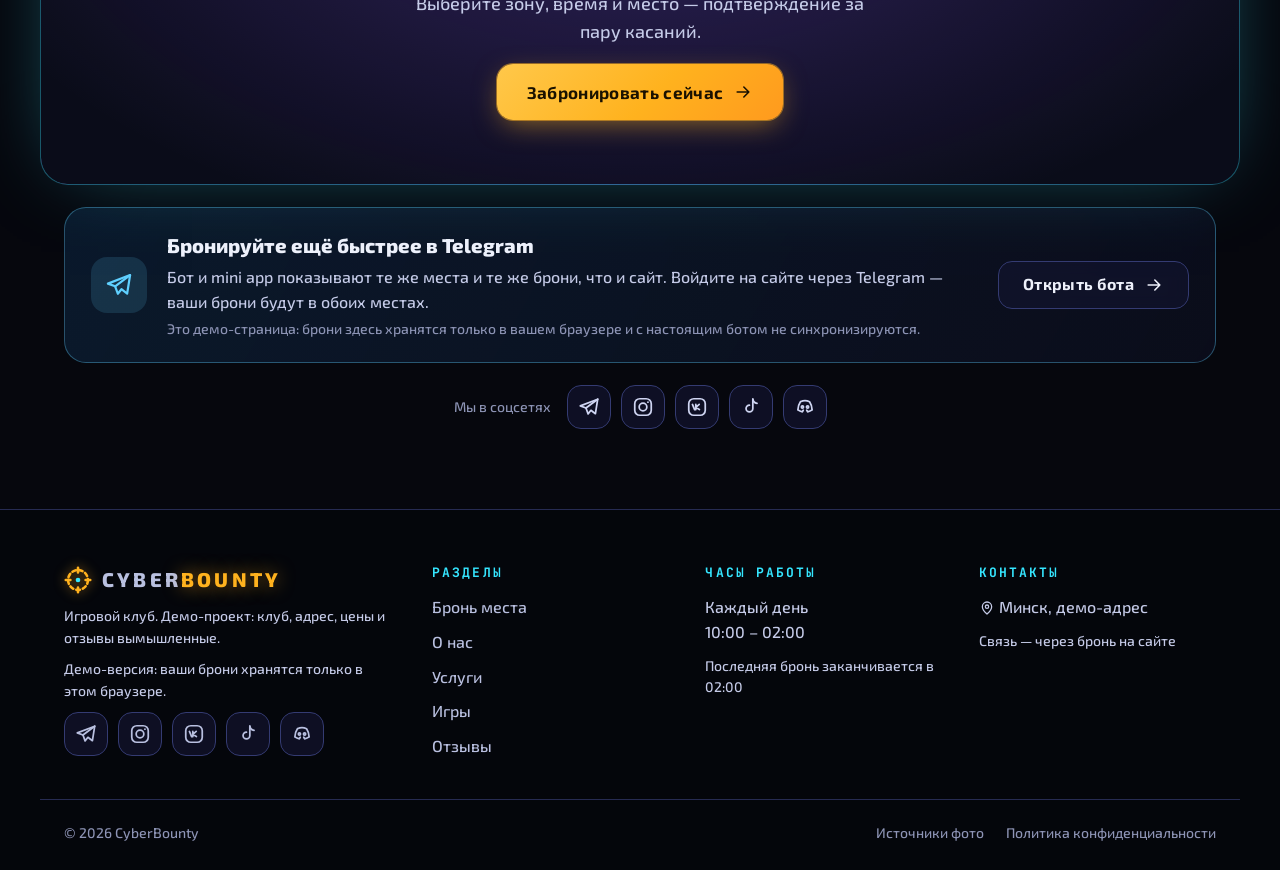
<file: web/index.html>
<!doctype html>
<html lang="ru">
<head>
<meta charset="utf-8">
<meta name="viewport" content="width=device-width, initial-scale=1, minimum-scale=1, maximum-scale=1, user-scalable=no, viewport-fit=cover">
<title>CyberBounty — компьютерный клуб: бронь места онлайн</title>
<meta name="description" content="CyberBounty — игровой клуб: ПК RTX 4060–4080, VIP, турнирные столы, PlayStation 5 Lounge, кальяны и бар. Забронируйте место за 20 секунд.">
<meta name="theme-color" content="#06070d">
<link rel="canonical" href="https://salzy007.github.io/cyberbounty/">
<meta property="og:type" content="website">
<meta property="og:site_name" content="CyberBounty">
<meta property="og:locale" content="ru_RU">
<meta property="og:url" content="https://salzy007.github.io/cyberbounty/">
<meta property="og:title" content="CyberBounty — компьютерный клуб: бронь места онлайн">
<meta property="og:description" content="Мощные ПК, VIP, турнирные столы и PlayStation 5. Выберите место на карте и забронируйте за пару касаний.">
<meta property="og:image" content="https://salzy007.github.io/cyberbounty/img/hero.jpg">
<meta property="og:image:width" content="1600">
<meta property="og:image:height" content="1064">
<meta name="twitter:card" content="summary_large_image">
<link rel="icon" href="data:image/svg+xml,%3Csvg xmlns='http://www.w3.org/2000/svg' viewBox='0 0 24 24' fill='none' stroke='%23ffb21e' stroke-width='2.2' stroke-linecap='round'%3E%3Ccircle cx='12' cy='12' r='8.5' stroke-dasharray='3.2 2.6'/%3E%3Cpath d='M12 1.5v4M12 18.5v4M1.5 12h4M18.5 12h4'/%3E%3Ccircle cx='12' cy='12' r='2' fill='%2335e6ff' stroke='none'/%3E%3C/svg%3E">
<link rel="preload" href="fonts/exo2-latin.woff2" as="font" type="font/woff2" crossorigin>
<link rel="preload" href="fonts/exo2-cyrillic.woff2" as="font" type="font/woff2" crossorigin>
<link rel="stylesheet" href="fonts.css?v=6">
<link rel="stylesheet" href="style.css?v=6">
<script>
(function () {
  try { if (localStorage.getItem("cb_theme") === "violet") document.documentElement.setAttribute("data-theme", "violet"); } catch (e) {}
  var reduce = matchMedia("(prefers-reduced-motion: reduce)").matches;
  document.documentElement.classList.add(reduce ? "ready" : "intro-on");   /* заставка при каждой загрузке и обновлении */
  /* высота экрана фиксируется в пикселях: в Google, Telegram и других встроенных браузерах панель при прокрутке
     выезжает и прячется, окно меняет высоту каждый кадр, и всё, что задано в vh/svh/vmax, сжималось и разжималось.
     Пересчитываем только при смене ширины (поворот телефона); на компьютере с мышью — при любом изменении окна. */
  var root = document.documentElement, lastW = -1, desk = matchMedia("(hover: hover) and (pointer: fine)").matches;
  var size = function () {
    var w = innerWidth, h = innerHeight;
    if (!desk && w === lastW) return;
    lastW = w;
    var big = Math.max(screen.height || 0, screen.width || 0, h);                 // выше любого возможного окна: фон не меняет размер
    root.style.setProperty("--app-h", h + "px");
    root.style.setProperty("--bg-h", big + "px");
    root.style.setProperty("--u", Math.max(w, h) / 100 + "px");                     // замена 1vmax, не зависит от панели браузера
  };
  size(); addEventListener("resize", size);
  /* после F5 всегда начинаем с самого верха, а не с запомненного места */
  if ("scrollRestoration" in history) history.scrollRestoration = "manual";
  if (location.hash) history.replaceState(null, "", location.pathname + location.search);
  var top = function () { window.scrollTo({ top: 0, left: 0, behavior: "instant" }); };
  top(); addEventListener("DOMContentLoaded", top); addEventListener("load", top); addEventListener("pageshow", top);
})();
</script>
<noscript><style>.intro{display:none!important}.hero__in>*{opacity:1!important;transform:none!important}</style></noscript>
<script src="nocopy.js?v=9"></script>
</head>
<body>

<svg width="0" height="0" style="position:absolute" aria-hidden="true">
  <defs>
    <symbol id="i-monitor" viewBox="0 0 24 24"><rect x="3" y="4" width="18" height="12" rx="2"/><path d="M9 20h6M12 16v4"/></symbol>
    <symbol id="i-sofa" viewBox="0 0 24 24"><path d="M5 11V8a3 3 0 0 1 3-3h8a3 3 0 0 1 3 3v3"/><path d="M3 13a2 2 0 0 1 4 0v2h10v-2a2 2 0 0 1 4 0v4H3z"/><path d="M6 17v2M18 17v2"/></symbol>
    <symbol id="i-vip" viewBox="0 0 24 24"><path d="M3 8l4 4 5-7 5 7 4-4-2 11H5z"/></symbol>
    <symbol id="i-table" viewBox="0 0 24 24"><rect x="2" y="9" width="20" height="5" rx="1.5"/><path d="M5 14v6M19 14v6M7 9V6M12 9V5M17 9V6"/></symbol>
    <symbol id="i-pad" viewBox="0 0 24 24"><path d="M7 7h10a4 4 0 0 1 4 4.2l-.6 4.3a2.6 2.6 0 0 1-4.6 1.2L14.6 15H9.4l-1.2 2a2.6 2.6 0 0 1-4.6-1.2L3 11.2A4 4 0 0 1 7 7z"/><path d="M8 10v3M6.5 11.5h3M15.5 10.5h.01M17.5 12.5h.01"/></symbol>
    <symbol id="i-hookah" viewBox="0 0 24 24"><path d="M10 3h4M12 3v3M9 6h6l-1 4h-4zM12 10v2"/><path d="M8 12h8l1 5a5 5 0 0 1-10 0z"/><path d="M17 15c3 0 4 2 4 5"/></symbol>
    <symbol id="i-drink" viewBox="0 0 24 24"><path d="M5 4h14l-5 7v7h3M10 18h-3M12 11l-7-7"/><path d="M14 18v2h-4"/></symbol>
    <symbol id="i-keyboard" viewBox="0 0 24 24"><rect x="2" y="6" width="20" height="12" rx="2"/><path d="M6 10h.01M10 10h.01M14 10h.01M18 10h.01M7 14h10"/></symbol>
    <symbol id="i-headset" viewBox="0 0 24 24"><path d="M4 14v-2a8 8 0 0 1 16 0v2"/><rect x="3" y="13" width="4" height="7" rx="1.5"/><rect x="17" y="13" width="4" height="7" rx="1.5"/><path d="M19 20c0 1.5-2 2-5 2"/></symbol>
    <symbol id="i-clock" viewBox="0 0 24 24"><circle cx="12" cy="12" r="9"/><path d="M12 7v5l3 2"/></symbol>
    <symbol id="i-moon" viewBox="0 0 24 24"><path d="M20 14.5A8 8 0 0 1 9.5 4 8 8 0 1 0 20 14.5z"/></symbol>
    <symbol id="i-user" viewBox="0 0 24 24"><circle cx="12" cy="8" r="4"/><path d="M4 21a8 8 0 0 1 16 0"/></symbol>
    <symbol id="i-ticket" viewBox="0 0 24 24"><path d="M3 8a2 2 0 0 1 2-2h14a2 2 0 0 1 2 2v2a2 2 0 0 0 0 4v2a2 2 0 0 1-2 2H5a2 2 0 0 1-2-2v-2a2 2 0 0 0 0-4z"/><path d="M14 6v12" stroke-dasharray="2 2.5"/></symbol>
    <symbol id="i-check" viewBox="0 0 24 24"><path d="M5 12.5l4.5 4.5L19 7.5"/></symbol>
    <symbol id="i-x" viewBox="0 0 24 24"><path d="M6 6l12 12M18 6L6 18"/></symbol>
    <symbol id="i-arrow" viewBox="0 0 24 24"><path d="M5 12h14M13 6l6 6-6 6"/></symbol>
    <symbol id="i-bolt" viewBox="0 0 24 24"><path d="M13 2L4 14h7l-1 8 9-12h-7z"/></symbol>
    <symbol id="i-wifi" viewBox="0 0 24 24"><path d="M2 9a15 15 0 0 1 20 0M5 12.5a10.5 10.5 0 0 1 14 0M8.5 16a5.5 5.5 0 0 1 7 0"/><circle cx="12" cy="19.5" r=".8"/></symbol>
    <symbol id="i-shield" viewBox="0 0 24 24"><path d="M12 3l8 3v6c0 5-3.5 8-8 9-4.5-1-8-4-8-9V6z"/><path d="M9 12l2 2 4-4"/></symbol>
    <symbol id="i-star" viewBox="0 0 24 24"><path d="M12 3l2.7 5.6 6.1.9-4.4 4.3 1 6.1L12 17l-5.4 2.9 1-6.1L3.2 9.5l6.1-.9z"/></symbol>
    <symbol id="i-pin" viewBox="0 0 24 24"><path d="M12 21s7-6 7-11a7 7 0 0 0-14 0c0 5 7 11 7 11z"/><circle cx="12" cy="10" r="2.5"/></symbol>
    <symbol id="i-menu" viewBox="0 0 24 24"><path d="M4 7h16M4 12h16M4 17h16"/></symbol>
    <symbol id="i-telegram" viewBox="0 0 24 24"><path d="M21.5 3.5L2.5 10.8l6.2 2.3 2.3 6.4 3.1-3.9 4.9 3.7z"/><path d="M8.7 13.1l12.8-9.6"/></symbol>
    <symbol id="i-instagram" viewBox="0 0 24 24"><rect x="3" y="3" width="18" height="18" rx="5.5"/><circle cx="12" cy="12" r="4.2"/><path d="M17.4 6.7h.01"/></symbol>
    <symbol id="i-vk" viewBox="0 0 24 24"><rect x="3" y="3" width="18" height="18" rx="5.5"/><path d="M7 9.2l2.4 5.6h1.3V9.2M10.7 12.4l3.7-3.2M10.7 12.4l3.9 2.4"/></symbol>
    <symbol id="i-tiktok" viewBox="0 0 24 24"><path d="M14 3.5v10.2a3.7 3.7 0 1 1-3.7-3.7"/><path d="M14 3.5c.3 2.6 1.9 4.2 4.6 4.5"/></symbol>
    <symbol id="i-discord" viewBox="0 0 24 24"><path d="M7 6.3C8.6 5.5 10.3 5 12 5s3.4.5 5 1.3c1.6 2.4 2.6 5.3 2.8 8.9-1.5 1.2-3.2 1.8-4.9 2l-1-1.7M7 6.3C5.4 8.7 4.4 11.6 4.2 15.2c1.5 1.2 3.2 1.8 4.9 2l1-1.7"/><circle cx="9.2" cy="12" r="1.2"/><circle cx="14.8" cy="12" r="1.2"/></symbol>
    <symbol id="i-google" viewBox="0 0 24 24"><path d="M19.5 11.5c.1.5.1.9.1 1.3a7.6 7.6 0 1 1-2.2-5.4"/><path d="M12.2 12h7.3"/></symbol>
    <symbol id="i-mail" viewBox="0 0 24 24"><rect x="3" y="5" width="18" height="14" rx="2.500"/><path d="M3.500 7.500l8.500 6 8.500-6"/></symbol>
    <symbol id="i-back" viewBox="0 0 24 24"><path d="M19 12H5M11 6l-6 6 6 6"/></symbol>
    <symbol id="i-cpu" viewBox="0 0 24 24"><rect x="6" y="6" width="12" height="12" rx="2"/><path d="M9 2v3M15 2v3M9 19v3M15 19v3M2 9h3M2 15h3M19 9h3M19 15h3"/></symbol>
  </defs>
</svg>

<div class="intro" id="intro" aria-hidden="true">
  <div class="intro__half intro__half--t"></div><div class="intro__half intro__half--b"></div>
  <div class="intro__core">
    <div class="intro__logo">
      <svg class="intro__ring" viewBox="0 0 24 24" fill="none" stroke="#ffb21e" stroke-width="1.6" stroke-linecap="round"><circle cx="12" cy="12" r="8.5" stroke-dasharray="3.2 2.6"/></svg>
      <svg class="intro__cross" viewBox="0 0 24 24" fill="none" stroke="#ffb21e" stroke-width="1.6" stroke-linecap="round"><path d="M12 1.5v4M12 18.5v4M1.5 12h4M18.5 12h4"/><circle cx="12" cy="12" r="2" fill="#35e6ff" stroke="none"/></svg>
    </div>
    <div class="intro__word"><span>CYBER</span><b>BOUNTY</b></div>
    <ul class="intro__log"><li>Подключаем зал<i>OK</i></li><li>Проверяем места<i>OK</i></li><li>Всё готово<i>GO</i></li></ul>
    <div class="intro__bar"><i></i></div>
    <button class="intro__skip" id="introSkip" type="button">Пропустить</button>
  </div>
</div>
<div class="bg" aria-hidden="true"><div class="bg__orbs"><span class="orb o1"></span><span class="orb o2"></span><span class="orb o3"></span></div><div class="bg__grid"></div><div class="bg__grid bg__grid--hot"></div><canvas id="fx"></canvas></div>
<div class="glow" id="glow" aria-hidden="true"></div>
<div class="edge edge--t" aria-hidden="true"></div><div class="edge edge--b" aria-hidden="true"></div>

<!-- ============ ШАПКА ============ -->
<header class="top" id="top">
  <div class="wrap top__in">
    <a class="logo" href="#hero" aria-label="CyberBounty">
      <svg viewBox="0 0 24 24" fill="none" stroke="#ffb21e" stroke-width="2.2" stroke-linecap="round">
        <g class="ring"><circle cx="12" cy="12" r="8.5" stroke-dasharray="3.2 2.6"/></g>
        <path d="M12 1.5v4M12 18.5v4M1.5 12h4M18.5 12h4"/><circle cx="12" cy="12" r="2" fill="#35e6ff" stroke="none"/>
      </svg>
      <span>CYBER<b>BOUNTY</b></span>
    </a>
    <nav class="nav" aria-label="Разделы">
      <a href="#hero" data-home>Главное</a><a href="#book">Бронь</a><a href="#about">О нас</a><a href="#services">Услуги</a><a href="#games">Игры</a><a href="#reviews">Отзывы</a><a href="#faq">FAQ</a>
    </nav>
    <div class="top__tools">
      <button class="chip-btn theme-btn" id="btnTheme" type="button" aria-label="Сменить цвет сайта" aria-pressed="false"><svg class="ic" viewBox="0 0 24 24"><circle cx="12" cy="12" r="8.5"/><path d="M12 3.5a8.5 8.5 0 0 1 0 17z" fill="currentColor" stroke="none"/></svg><span>Тема</span></button>
      <button class="chip-btn" id="btnMy" type="button" hidden><svg class="ic"><use href="#i-ticket"/></svg><span>Мои брони</span><i class="badge" id="myBadge" hidden>0</i></button>
      <button class="chip-btn" id="btnLogin" type="button"><svg class="ic"><use href="#i-user"/></svg><span>Войти</span></button>
      <a class="btn btn--sm btn--hot" href="#book">Забронировать</a>
      <button class="burger" id="burger" type="button" aria-label="Меню" aria-expanded="false"><svg class="ic"><use href="#i-menu"/></svg></button>
    </div>
  </div>
  <div class="menu" id="menu" hidden>
    <a href="#hero" data-home>Главное</a><a href="#book">Бронь места</a><a href="#about">О нас</a><a href="#services">Услуги</a><a href="#games">Игры</a><a href="#reviews">Отзывы</a><a href="#faq">FAQ</a>
    <button type="button" id="menuMy" hidden>Мои брони</button><button type="button" id="menuLogin">Войти</button>
  </div>
</header>

<main>
<!-- ============ ГЕРОЙ ============ -->
<section class="hero" id="hero">
  <div class="hero__photo" aria-hidden="true"><img decoding="async" src="img/hero.jpg" alt="" fetchpriority="high"></div>
  <div class="wrap hero__in">
    <p class="eyebrow"><span class="live-dot"></span>Открыто каждый день · 10:00–02:00</p>
    <h1 class="glitch"><span>Играй на максимум</span></h1>
    <p class="lead">Мощные ПК, VIP, турнирные столы и PlayStation&nbsp;5. Выберите место на карте — и оно ваше.</p>
    <div class="hero__cta">
      <a class="btn btn--hot btn--lg" href="#book">Выбрать место<svg class="ic"><use href="#i-arrow"/></svg></a>
      <a class="btn btn--ghost btn--lg" href="#services">Что у нас есть</a>
    </div>
    <div class="hero__live" id="heroLive" aria-live="polite">
      <span class="live-dot"></span><span id="heroLiveText">Считаем свободные места…</span>
    </div>
    <a class="tg-pill" data-tg-link href="https://t.me/cyberbounty_bot" target="_blank" rel="noopener"><svg class="ic"><use href="#i-telegram"/></svg><span>Бронь в Telegram — за полминуты</span><svg class="ic ic--s"><use href="#i-arrow"/></svg></a>
  </div>
  <div class="ticker" aria-hidden="true">
    <div class="ticker__track">
    </div>
  </div>
</section>

<!-- ============ КАК ЭТО РАБОТАЕТ (ролик по шагам) ============ -->
<section class="sec sec--how" id="how">
  <div class="wrap">
    <header class="sec__head reveal">
      <p class="kicker">Как это работает</p>
      <h2>Бронь за пять касаний</h2>
    </header>
    <div class="how reveal" id="howStage">
      <div class="how__cap">
        <div class="how__steps" id="howSteps" aria-live="polite"></div>
        <div class="how__ctl">
          <button class="how__play" id="howPlay" type="button" aria-pressed="false" aria-label="Пауза"><svg class="ic i-pause" viewBox="0 0 24 24"><path d="M8 5v14M16 5v14"/></svg><svg class="ic i-play" viewBox="0 0 24 24"><path d="M7 4l13 8-13 8z"/></svg></button>
          <button class="how__snd" id="howSnd" type="button" aria-pressed="false" aria-label="Включить звук">
            <svg class="ic s-off" viewBox="0 0 24 24"><path d="M4 9v6h4l5 4V5L8 9zM17 9l5 6M22 9l-5 6"/></svg>
            <svg class="ic s-on" viewBox="0 0 24 24"><path d="M4 9v6h4l5 4V5L8 9zM16.5 8.5a5 5 0 0 1 0 7M19 6a8.5 8.5 0 0 1 0 12"/></svg>
            <span id="howSndT">Звук</span>
          </button>
          <a class="btn btn--hot" href="#book">Попробовать<svg class="ic"><use href="#i-arrow"/></svg></a>
        </div>
      </div>

      <div class="how__phone" role="img" aria-label="Пример брони по шагам">
        <div class="how__aura" aria-hidden="true"></div>
        <div class="phone">
          <div class="phone__notch"></div>
          <div class="bars" id="howBars">
            <button class="how-bar" type="button" aria-label="Шаг 1"></button><button class="how-bar" type="button" aria-label="Шаг 2"></button><button class="how-bar" type="button" aria-label="Шаг 3"></button><button class="how-bar" type="button" aria-label="Шаг 4"></button><button class="how-bar" type="button" aria-label="Шаг 5"></button>
          </div>
          <div class="mkhead"><span>CYBER<b>BOUNTY</b></span><i></i></div>
          <div class="screens">
            <!-- 1. зона -->
            <div class="mk">
              <h4 class="a" style="--d:.1s">Выберите зону</h4>
              <div class="mkz a pick" style="--d:.3s;--p:2.3s"><b>Standard</b><small>12 мест · 6 BYN/ч</small></div>
              <div class="mkz a" style="--d:.5s"><b>VIP</b><small>6 мест · 12 BYN/ч</small></div>
              <div class="mkz a" style="--d:.7s"><b>Tournament</b><small>4 стола · 18 BYN/ч</small></div>
              <div class="mkz a" style="--d:.9s"><b>PS5 Lounge</b><small>4 дивана · 10 BYN/ч</small></div>
              <i class="tap" style="--x:46%;--y:31%;--t:2.1s"></i>
            </div>
            <!-- 2. время -->
            <div class="mk">
              <h4 class="a" style="--d:.1s">Время</h4>
              <div class="mkrow a" style="--d:.25s"><span class="mkc pick" style="--p:1.3s">Сегодня</span><span class="mkc">Завтра</span><span class="mkc">Вт</span><span class="mkc">Ср</span></div>
              <div class="mkgrid a" style="--d:.45s"><span class="mkc">18:00</span><span class="mkc">19:00</span><span class="mkc pick" style="--p:2.3s">20:00</span><span class="mkc">21:00</span><span class="mkc">22:00</span><span class="mkc">23:00</span><span class="mkc">00:00</span><span class="mkc">01:00</span></div>
              <div class="mkrow a" style="--d:.65s"><span class="mkc">1 ч</span><span class="mkc pick" style="--p:3.2s">2 ч</span><span class="mkc">3 ч</span><span class="mkc">5 ч</span></div>
              <i class="tap" style="--x:22%;--y:24%;--t:1.2s"></i><i class="tap" style="--x:60%;--y:44%;--t:2.2s"></i><i class="tap" style="--x:38%;--y:75%;--t:3.1s"></i>
            </div>
            <!-- 3. место -->
            <div class="mk">
              <h4 class="a" style="--d:.1s">Выберите место</h4>
              <div class="mkseats">
                <span class="a" style="--d:.2s">1</span><span class="a busy" style="--d:.25s">2</span><span class="a" style="--d:.3s">3</span><span class="a" style="--d:.35s">4</span><span class="a busy" style="--d:.4s">5</span><span class="a" style="--d:.45s">6</span>
                <span class="a" style="--d:.5s">7</span><span class="a" style="--d:.55s">8</span><span class="a" style="--d:.6s">9</span><span class="a" style="--d:.65s">10</span><span class="a" style="--d:.7s">11</span><span class="a" style="--d:.75s">12</span>
              </div>
              <p class="mkfree a" style="--d:.9s">Свободно 10 из 12</p>
              <ul class="mkleg a" style="--d:1.1s"><li><i></i>Свободно</li><li><i class="b"></i>Занято</li><li><i class="s"></i>Ваш выбор</li></ul>
              <i class="tap" style="--x:17%;--y:40%;--t:2.2s"></i>
            </div>
            <!-- 4. подтверждение -->
            <div class="mk">
              <h4 class="a" style="--d:.1s">Ваша бронь</h4>
              <div class="mksum">
                <p class="a" style="--d:.25s"><span>Зона</span><b>Standard</b></p>
                <p class="a" style="--d:.4s"><span>Место</span><b>ПК 7</b></p>
                <p class="a" style="--d:.55s"><span>Время</span><b>20:00–22:00</b></p>
                <p class="a tot" style="--d:.7s"><span>Итого</span><b>12 BYN</b></p>
              </div>
              <div class="mkbtn a" style="--d:.95s"><span>Подтвердить · 12 BYN</span></div>
              <i class="tap" style="--x:50%;--y:66%;--t:2.4s"></i>
            </div>
            <!-- 5. билет -->
            <div class="mk">
              <div class="mkok a" style="--d:.1s"><svg viewBox="0 0 52 52"><circle cx="26" cy="26" r="23"/><path d="M15 27l8 8 14-16"/></svg></div>
              <h4 class="a center" style="--d:.5s">Место за вами</h4>
              <div class="mkticket a" style="--d:.7s"><em>CB-0042</em><p><span>Standard · ПК 7</span><b>20:00–22:00</b></p><i></i></div>
              <p class="mkfree a center" style="--d:1.2s">Приходите и играйте</p>
            </div>
          </div>
        </div>
      </div>
    </div>
  </div>
</section>

<!-- ============ БРОНЬ ============ -->
<section class="sec sec--book" id="book">
  <div class="wrap">
    <header class="sec__head reveal">
      <p class="kicker">Бронь за 20 секунд</p>
      <h2>Выберите место</h2>
    </header>

    <div class="book">
      <div class="book__main">
        <div class="card step reveal">
          <div class="step__t"><b>1</b>Зона</div>
          <div class="zones" id="zones" role="tablist" aria-label="Зона"></div>
        </div>

        <div class="card step reveal" id="step2">
          <div class="step__t step__t--row">
            <span><b>2</b>Время</span>
            <span class="free-count step__hint" id="hint2" aria-live="polite"></span>
          </div>
          <div class="days" id="days" role="listbox" aria-label="Дата"></div>
          <!-- время и часы открываются после выбора даты -->
          <div class="seq" id="seqTime"><div>
            <div class="times-wrap">
              <div class="times" id="times" role="listbox" aria-label="Время начала"></div>
              <p class="times__empty" id="timesEmpty" hidden></p>
            </div>
            <div class="durs" id="durs" role="radiogroup" aria-label="Длительность"></div>
          </div></div>
        </div>

        <div class="card step reveal locked" id="step3">
          <div class="step__t step__t--row">
            <span><b>3</b>Место</span>
            <span class="free-count" id="freeCount" aria-live="polite"></span>
          </div>
          <!-- схема зала открывается после выбора времени и часов -->
          <div class="seq" id="seqPlace"><div>
            <div class="room" id="room" aria-label="Схема зала"></div>
            <ul class="legend" aria-hidden="true">
              <li><i class="lg lg--free"></i>Свободно</li><li><i class="lg lg--busy"></i>Занято</li><li><i class="lg lg--sel"></i>Ваш выбор</li>
            </ul>
          </div></div>
        </div>
      </div>

      <aside class="book__side reveal" aria-label="Ваша бронь">
        <div class="sum" id="sum">
          <div class="sum__glow" aria-hidden="true"></div>
          <h3>Ваша бронь</h3>
          <dl class="sum__rows">
            <div><dt>Зона</dt><dd id="sZone">—</dd></div>
            <div><dt>Место</dt><dd id="sSeat">не выбрано</dd></div>
            <div><dt>Дата</dt><dd id="sDate">—</dd></div>
            <div><dt>Время</dt><dd id="sTime">—</dd></div>
          </dl>
          <div class="sum__total"><span>Итого</span><b id="sPrice">—</b></div>
          <button class="btn btn--hot btn--block" id="btnConfirm" type="button" disabled><span class="btn__t">Выберите место</span><i class="spin" aria-hidden="true"></i></button>
          <p class="sum__err" id="sErr" role="alert" hidden></p>
          <p class="sum__hint">Цену считает сервер. Оплата в клубе.</p>
        </div>
      </aside>
    </div>
  </div>
</section>

<!-- ============ О НАС ============ -->
<section class="sec" id="about">
  <div class="wrap about">
    <div class="about__text reveal">
      <p class="kicker">О нас</p>
      <h2>Клуб, в который хочется возвращаться</h2>
      <p>CyberBounty — игровое пространство для тех, кто привык к железу без компромиссов. Мы собрали мощные компьютеры, тихие VIP-комнаты, столы для командных турниров и уютный Lounge с PlayStation&nbsp;5.</p>
      <p>Скоростной интернет, мониторы 240–360&nbsp;Гц, механические клавиатуры и гарнитуры. Бар и кальянная — прямо в зале, не нужно прерывать катку.</p>
      <ul class="perks">
        <li><svg class="ic"><use href="#i-wifi"/></svg><b>1 Гбит/с</b><span>пинг до серверов от 3 мс</span></li>
        <li><svg class="ic"><use href="#i-shield"/></svg><b>Чисто и тихо</b><span>уборка каждый час</span></li>
        <li><svg class="ic"><use href="#i-bolt"/></svg><b>Без очередей</b><span>бронь места онлайн</span></li>
      </ul>
    </div>
    <div class="about__side reveal">
      <figure class="photo photo--tall"><img decoding="async" src="img/about.jpg" alt="Игровой зал клуба" loading="lazy"></figure>
      <div class="stats">
        <div><b data-count="38">38</b><span>игровых ПК</span></div>
        <div><b data-count="16">16</b><span>часов в сутки</span></div>
        <div><b data-count="4">4</b><span>PlayStation 5</span></div>
        <div><b data-count="360">360</b><span>Гц у VIP</span></div>
      </div>
    </div>
  </div>
</section>

<!-- ============ УСЛУГИ ============ -->
<section class="sec" id="services">
  <div class="wrap">
    <header class="sec__head reveal">
      <p class="kicker">Наши услуги</p>
      <h2>Всё для игры</h2>
    </header>

    <div class="bento">
      <article class="tile tile--wide reveal" data-zone="standard">
        <img decoding="async" src="img/standard.jpg" alt="Игровой ПК с подсветкой" class="p-standard" loading="lazy">
        <div class="tile__body">
          <span class="tag"><svg class="ic"><use href="#i-monitor"/></svg>12 компьютеров</span>
          <h3>Standard</h3>
          <p>Универсальный зал для любых игр. Монитор 240&nbsp;Гц, мышь и клавиатура игрового класса.</p>
          <div class="tile__foot"><b class="price" data-price="standard">—</b><a class="link" href="#book" data-pick="standard">Забронировать<svg class="ic"><use href="#i-arrow"/></svg></a></div>
        </div>
      </article>
      <article class="tile reveal" data-zone="vip">
        <img decoding="async" src="img/vip.jpg" alt="VIP-кресло и монитор" loading="lazy">
        <div class="tile__body">
          <span class="tag tag--gold"><svg class="ic"><use href="#i-vip"/></svg>6 VIP</span>
          <h3>VIP</h3>
          <p>Топовое железо, монитор 360&nbsp;Гц, кресло с массажем и больше личного пространства.</p>
          <div class="tile__foot"><b class="price" data-price="vip">—</b><a class="link" href="#book" data-pick="vip">Забронировать<svg class="ic"><use href="#i-arrow"/></svg></a></div>
        </div>
      </article>
      <article class="tile reveal" data-zone="lounge">
        <img decoding="async" src="img/lounge.jpg" alt="PlayStation 5 с геймпадом" class="p-lounge" loading="lazy">
        <div class="tile__body">
          <span class="tag"><svg class="ic"><use href="#i-pad"/></svg>4 дивана</span>
          <h3>PS5 Lounge</h3>
          <p>Диваны, 4K-телевизор 65″ и геймпады DualSense. Для компании и FIFA-вечеров.</p>
          <div class="tile__foot"><b class="price" data-price="lounge">—</b><a class="link" href="#book" data-pick="lounge">Забронировать<svg class="ic"><use href="#i-arrow"/></svg></a></div>
        </div>
      </article>
      <article class="tile reveal" data-zone="tournament">
        <img decoding="async" src="img/tournament.jpg" alt="Турнирный зал с рядами ПК" loading="lazy">
        <div class="tile__body">
          <span class="tag"><svg class="ic"><use href="#i-table"/></svg>4 стола по 5 ПК</span>
          <h3>Tournament</h3>
          <p>Командные столы: пять одинаковых ПК, гарнитуры, экран тренера. Для скримов и турниров.</p>
          <div class="tile__foot"><b class="price" data-price="tournament">—</b><a class="link" href="#book" data-pick="tournament">Забронировать<svg class="ic"><use href="#i-arrow"/></svg></a></div>
        </div>
      </article>
      <article class="tile reveal">
        <img decoding="async" src="img/hookah.jpg" alt="Кальян с неоновой подсветкой" class="p-hookah" loading="lazy">
        <div class="tile__body">
          <span class="tag tag--violet"><svg class="ic"><use href="#i-hookah"/></svg>Кальянная</span>
          <h3>Кальяны</h3>
          <p>12 вкусов на выбор. Чаша на классике и фруктовая. Подаём прямо к месту, 18+.</p>
          <div class="tile__foot"><b class="price">от 25 BYN</b></div>
        </div>
      </article>
      <article class="tile tile--full reveal">
        <img decoding="async" src="img/bar.jpg" alt="Неоновая вывеска бара" class="p-bar" loading="lazy">
        <div class="tile__body">
          <span class="tag tag--violet"><svg class="ic"><use href="#i-drink"/></svg>Бар</span>
          <h3>Напитки и снеки</h3>
          <p>Коктейли без алкоголя, лимонады, энергетики, кофе, бургеры и пицца. Заказ с места — без отрыва от игры.</p>
          <div class="tile__foot"><b class="price">от 3 BYN</b></div>
        </div>
      </article>
    </div>

    <div class="specs reveal" id="specs">
      <h3>Характеристики компьютеров</h3>
      <div class="specs__scroll">
        <table>
          <thead><tr><th></th><th>Standard</th><th class="hot">VIP</th><th>Tournament</th></tr></thead>
          <tbody>
            <tr><th>Видеокарта</th><td>RTX 4060 8&nbsp;ГБ</td><td>RTX 4080 16&nbsp;ГБ</td><td>RTX 4070 12&nbsp;ГБ</td></tr>
            <tr><th>Процессор</th><td>Core i5-13400F</td><td>Core i7-14700K</td><td>Core i5-14600K</td></tr>
            <tr><th>Память</th><td>16&nbsp;ГБ DDR5</td><td>32&nbsp;ГБ DDR5</td><td>32&nbsp;ГБ DDR5</td></tr>
            <tr><th>Накопитель</th><td>NVMe 1&nbsp;ТБ</td><td>NVMe 2&nbsp;ТБ</td><td>NVMe 1&nbsp;ТБ</td></tr>
            <tr><th>Монитор</th><td>24″ · 240&nbsp;Гц</td><td>27″ · 360&nbsp;Гц</td><td>24,5″ · 240&nbsp;Гц</td></tr>
            <tr><th>Периферия</th><td>механика, мышь 26K&nbsp;dpi</td><td>механика, мышь 30K&nbsp;dpi, кресло</td><td>механика, гарнитура</td></tr>
            <tr><th>Мест</th><td>12</td><td>6</td><td>4 стола × 5</td></tr>
          </tbody>
        </table>
      </div>
      <p class="muted-s">Демо-клуб: характеристики и цены вымышленные.</p>
    </div>
  </div>
</section>

<!-- ============ ОТЗЫВЫ ============ -->
<section class="sec" id="games">
  <div class="wrap">
    <header class="sec__head reveal">
      <p class="kicker">Игры</p>
      <h2>Во что играют у нас</h2>
    </header>
    <div class="games" id="gamesGrid"></div>
  </div>
</section>

<section class="sec sec--rev" id="reviews">
  <div class="wrap">
    <header class="sec__head reveal">
      <p class="kicker">Отзывы</p>
      <h2>Что говорят игроки</h2>
      <p class="rating"><b>4,9</b><span class="stars" aria-label="5 звёзд"><svg class="ic"><use href="#i-star"/></svg><svg class="ic"><use href="#i-star"/></svg><svg class="ic"><use href="#i-star"/></svg><svg class="ic"><use href="#i-star"/></svg><svg class="ic"><use href="#i-star"/></svg></span><span class="muted-s">по 312 отзывам (демо)</span></p>
    </header>
  </div>
  <div class="marquee reveal" id="revRows"></div>
</section>

<!-- ============ FAQ ============ -->
<section class="sec" id="faq">
  <div class="wrap">
    <header class="sec__head reveal">
      <p class="kicker">FAQ</p>
      <h2>Частые вопросы</h2>
    </header>
    <div class="faq">
      <div class="faq__item reveal"><button class="faq__q" type="button" id="faqq1" aria-expanded="false" aria-controls="faqa1">Как забронировать место?</button><div class="faq__a" id="faqa1" role="region" aria-labelledby="faqq1"><div><p>Выберите зону, дату, время и длительность, затем место на схеме и подтвердите. Это занимает около 20 секунд. Войти можно через Telegram или по имени и телефону.</p></div></div></div>
      <div class="faq__item reveal"><button class="faq__q" type="button" id="faqq2" aria-expanded="false" aria-controls="faqa2">Во сколько работает клуб?</button><div class="faq__a" id="faqa2" role="region" aria-labelledby="faqq2"><div><p>Каждый день с 10:00 до 02:00. Бронь не может выходить за время закрытия: последняя заканчивается в 02:00.</p></div></div></div>
      <div class="faq__item reveal"><button class="faq__q" type="button" id="faqq3" aria-expanded="false" aria-controls="faqa3">На какое время можно забронировать?</button><div class="faq__a" id="faqa3" role="region" aria-labelledby="faqq3"><div><p>На 1, 2, 3 или 5 часов. Начало — каждые 30 минут. Прошедшее время выбрать нельзя, а занятые места на схеме отмечены.</p></div></div></div>
      <div class="faq__item reveal"><button class="faq__q" type="button" id="faqq4" aria-expanded="false" aria-controls="faqa4">Сколько это стоит?</button><div class="faq__a" id="faqa4" role="region" aria-labelledby="faqq4"><div><p>Цена за час: Standard — 6 BYN, VIP — 12 BYN, Tournament — 18 BYN, PS5 Lounge — 10 BYN. Итоговая сумма видна до подтверждения брони.</p></div></div></div>
      <div class="faq__item reveal"><button class="faq__q" type="button" id="faqq5" aria-expanded="false" aria-controls="faqa5">Как оплатить?</button><div class="faq__a" id="faqa5" role="region" aria-labelledby="faqq5"><div><p>Онлайн-оплаты на сайте нет: бронь закрепляет место, а расчёт проходит в клубе.</p></div></div></div>
      <div class="faq__item reveal"><button class="faq__q" type="button" id="faqq6" aria-expanded="false" aria-controls="faqa6">Как отменить бронь?</button><div class="faq__a" id="faqa6" role="region" aria-labelledby="faqq6"><div><p>Откройте «Мои брони» и нажмите «Отменить». Это можно сделать в любое время, даже когда бронь уже началась: место сразу освободится.</p></div></div></div>
      <div class="faq__item reveal"><button class="faq__q" type="button" id="faqq7" aria-expanded="false" aria-controls="faqa7">Где посмотреть мои брони?</button><div class="faq__a" id="faqa7" role="region" aria-labelledby="faqq7"><div><p>После входа в верхнем меню появится кнопка «Мои брони». Брони с сайта и из Telegram-бота хранятся вместе.</p></div></div></div>
      <div class="faq__item reveal"><button class="faq__q" type="button" id="faqq8" aria-expanded="false" aria-controls="faqa8">Какую зону выбрать для компании?</button><div class="faq__a" id="faqa8" role="region" aria-labelledby="faqq8"><div><p>Tournament — турнирные столы для команд, Lounge — диваны с PlayStation 5 и большим экраном. Для одиночной игры подойдут Standard и VIP.</p></div></div></div>
      <div class="faq__item reveal"><button class="faq__q" type="button" id="faqq9" aria-expanded="false" aria-controls="faqa9">Это настоящий клуб?</button><div class="faq__a" id="faqa9" role="region" aria-labelledby="faqq9"><div><p>Нет, это учебная демо-версия: клуб, цены и отзывы вымышленные, а ваши брони хранятся только в этом браузере.</p></div></div></div>
    </div>
  </div>
</section>

<!-- ============ ПРИЗЫВ ============ -->
<section class="sec sec--cta">
  <div class="wrap cta reveal">
    <h2>Свободные места не ждут</h2>
    <p>Выберите зону, время и место — подтверждение за пару касаний.</p>
    <a class="btn btn--hot btn--lg" href="#book">Забронировать сейчас<svg class="ic"><use href="#i-arrow"/></svg></a>
  </div>
  <div class="wrap">
    <div class="tgcard reveal">
      <span class="tgcard__ic" aria-hidden="true"><svg class="ic"><use href="#i-telegram"/></svg></span>
      <div class="tgcard__txt">
        <h3>Бронируйте ещё быстрее в Telegram</h3>
        <p>Бот и mini app показывают те же места и те же брони, что и сайт. Войдите на сайте через Telegram — ваши брони будут в обоих местах.</p>
        <p class="muted-s" id="tgDemoNote" hidden>Это демо-страница: брони здесь хранятся только в вашем браузере и с настоящим ботом не синхронизируются.</p>
      </div>
      <a class="btn btn--ghost" data-tg-link href="https://t.me/cyberbounty_bot" target="_blank" rel="noopener">Открыть бота<svg class="ic"><use href="#i-arrow"/></svg></a>
    </div>
    <div class="socials-row">
      <span class="muted-s">Мы в соцсетях</span>
      <div class="socials" data-socials></div>
    </div>
  </div>
</section>
</main>

<!-- ============ ПОДВАЛ ============ -->
<footer class="foot">
  <div class="wrap foot__in">
    <div class="foot__col">
      <a class="logo" href="#hero" aria-label="CyberBounty">
        <svg viewBox="0 0 24 24" fill="none" stroke="#ffb21e" stroke-width="2.2" stroke-linecap="round"><g class="ring"><circle cx="12" cy="12" r="8.5" stroke-dasharray="3.2 2.6"/></g><path d="M12 1.5v4M12 18.5v4M1.5 12h4M18.5 12h4"/><circle cx="12" cy="12" r="2" fill="#35e6ff" stroke="none"/></svg>
        <span>CYBER<b>BOUNTY</b></span>
      </a>
      <p class="muted-s">Игровой клуб. Демо-проект: клуб, адрес, цены и отзывы вымышленные.</p><p class="muted-s" id="demoNote" hidden>Демо-версия: ваши брони хранятся только в этом браузере.</p>
      <div class="socials" data-socials aria-label="Соцсети"></div>
    </div>
    <div class="foot__col"><h4>Разделы</h4><a href="#book">Бронь места</a><a href="#about">О нас</a><a href="#services">Услуги</a><a href="#games">Игры</a><a href="#reviews">Отзывы</a></div>
    <div class="foot__col"><h4>Часы работы</h4><p>Каждый день<br>10:00 – 02:00</p><p class="muted-s">Последняя бронь заканчивается в 02:00</p></div>
    <div class="foot__col"><h4>Контакты</h4><p><svg class="ic ic--s"><use href="#i-pin"/></svg> Минск, демо-адрес</p><p class="muted-s">Связь — через бронь на сайте</p></div>
  </div>
  <div class="wrap foot__legal">
    <span>© 2026 CyberBounty</span>
    <span class="foot__links"><a href="credits.html">Источники фото</a><a href="privacy.html">Политика конфиденциальности</a></span>
  </div>
</footer>

<!-- мобильная панель подтверждения -->
<div class="dock" id="dock" aria-hidden="true">
  <div class="dock__info"><b id="dSeat">—</b><span id="dWhen">—</span></div>
  <button class="btn btn--hot" id="dockConfirm" type="button"><span class="btn__t">Подтвердить</span><i class="spin" aria-hidden="true"></i></button>
</div>

<!-- ============ ОКНА ============ -->
<div class="modal" id="mLogin" hidden>
  <div class="modal__back" data-close></div>
  <div class="modal__card" role="dialog" aria-modal="true" aria-labelledby="loginT">
    <button class="modal__x" type="button" data-close aria-label="Закрыть"><svg class="ic"><use href="#i-x"/></svg></button>

    <section class="lgn" id="lgMain">
      <h3 id="loginT">Вход в CyberBounty</h3>
      <p class="muted-s" id="loginSub">Любой способ ведёт в один аккаунт: брони с сайта и из Telegram будут вместе.</p>
      <p class="lgn__demo" id="loginDemo" hidden>Демо-страница: вход имитируется одним нажатием. Настоящий вход работает на сервере.</p>
      <div class="auth">
        <div class="auth__row"><button class="auth__btn" type="button" data-p="telegram"><svg class="ic"><use href="#i-telegram"/></svg><span>Войти через Telegram</span></button><p class="auth__hint" hidden></p></div>
      </div>
      <button class="link-btn lgn__alt" type="button" id="lgPhoneOpen">Или по имени и телефону</button>
      <p class="field__err" id="loginErr" role="alert" hidden></p>
      <p class="muted-s center">Входя, вы соглашаетесь с <a href="privacy.html">политикой конфиденциальности</a>.</p>
    </section>

    <form class="lgn" id="loginForm" novalidate hidden>
      <button class="lgn__back" type="button" data-back aria-label="Назад"><svg class="ic"><use href="#i-back"/></svg>Назад</button>
      <h3>Имя и телефон</h3>
      <p class="muted-s">Код для входа придёт в Telegram (не по SMS). Нужен Telegram на этом номере.</p>
      <label class="field"><span>Имя</span><input name="name" type="text" autocomplete="name" maxlength="40" placeholder="Например, Андрей" required></label>
      <label class="field"><span>Телефон</span><input name="phone" type="tel" inputmode="tel" autocomplete="tel" maxlength="24" placeholder="+375 29 123-45-67" required></label>
      <p class="field__err" id="phoneErr" role="alert" hidden></p>
      <button class="btn btn--hot btn--block" type="submit"><span class="btn__t">Продолжить</span><i class="spin" aria-hidden="true"></i></button>
    </form>

    <form class="lgn" id="codeForm" novalidate hidden>
      <button class="lgn__back" type="button" data-back aria-label="Назад"><svg class="ic"><use href="#i-back"/></svg>Назад</button>
      <h3>Код из Telegram</h3>
      <p class="muted-s">Код придёт <b>в Telegram</b>, а не по SMS. Откройте бота и нажмите «Поделиться номером»: бот проверит ваш номер и пришлёт код сюда. Код действует 10 минут.</p>
      <a class="btn btn--ghost btn--block" id="phoneBotLink" href="https://t.me/cyberbounty_bot" target="_blank" rel="noopener">Открыть бота<svg class="ic"><use href="#i-telegram"/></svg></a>
      <p class="muted-s" id="codeStatus">Ждём сообщение от бота…</p>
      <label class="field" id="codeLabel"><span>Код из бота</span><input name="code" type="text" inputmode="numeric" autocomplete="one-time-code" maxlength="6" placeholder="000000" required></label>
      <p class="field__err" id="codeErr" role="alert" hidden></p>
      <button class="btn btn--hot btn--block" id="codeSubmit" type="submit"><span class="btn__t">Войти</span><i class="spin" aria-hidden="true"></i></button>
    </form>
  </div>
</div>

<div class="modal" id="mTicket" hidden>
  <div class="modal__back" data-close></div>
  <div class="modal__card modal__card--ticket" role="dialog" aria-modal="true" aria-labelledby="tkT">
    <div class="ok" aria-hidden="true"><svg viewBox="0 0 52 52"><circle cx="26" cy="26" r="23"/><path d="M15 27l8 8 14-16"/></svg></div>
    <h3 id="tkT">Место за вами</h3>
    <div class="ticket" id="ticket"></div>
    <a class="tg-after" data-tg-link href="https://t.me/cyberbounty_bot" target="_blank" rel="noopener"><svg class="ic"><use href="#i-telegram"/></svg><span>Следующую бронь — в Telegram, ещё быстрее</span></a>
    <div class="modal__btns"><button class="btn btn--ghost" type="button" data-close>Ещё бронь</button><button class="btn btn--hot" type="button" id="tkMy">Мои брони</button></div>
  </div>
</div>

<div class="modal" id="mGame" hidden>
  <div class="modal__back" data-close></div>
  <div class="modal__card modal__card--game" role="dialog" aria-modal="true" aria-labelledby="gmT">
    <button class="modal__x modal__x--game" type="button" data-close aria-label="Закрыть"><svg class="ic"><use href="#i-x"/></svg></button>
    <div class="gart gart--big" id="gmArt"></div>
    <div class="gm__body">
      <p class="kicker" id="gmGenre"></p>
      <h3 id="gmT"></h3>
      <p class="gm__text" id="gmText"></p>
      <dl class="gm__facts" id="gmFacts"></dl>
      <a class="btn btn--hot btn--block" id="gmBook" href="#book">Забронировать место</a>
    </div>
  </div>
</div>

<div class="drawer" id="dMy" hidden>
  <div class="modal__back" data-close></div>
  <section class="drawer__card" role="dialog" aria-modal="true" aria-labelledby="myT">
    <header class="drawer__head"><h3 id="myT">Мои брони</h3><button class="modal__x modal__x--in" type="button" data-close aria-label="Закрыть"><svg class="ic"><use href="#i-x"/></svg></button></header>
    <div class="drawer__body" id="myList"></div>
    <footer class="drawer__foot"><span id="myWho" class="muted-s"></span><span class="drawer__acts"><button class="link-btn" id="btnLink" type="button">Привязать вход</button><button class="link-btn" id="btnLogout" type="button">Выйти</button></span></footer>
  </section>
</div>

<div class="toasts" id="toasts" aria-live="polite"></div>

<script src="site-config.js?v=9"></script>
<script src="demo.js?v=9"></script>
<script src="games.js?v=9" defer></script>
<script src="app.js?v=9" defer></script>
<script src="effects.js?v=9" defer></script>
</body>
</html>
</file>
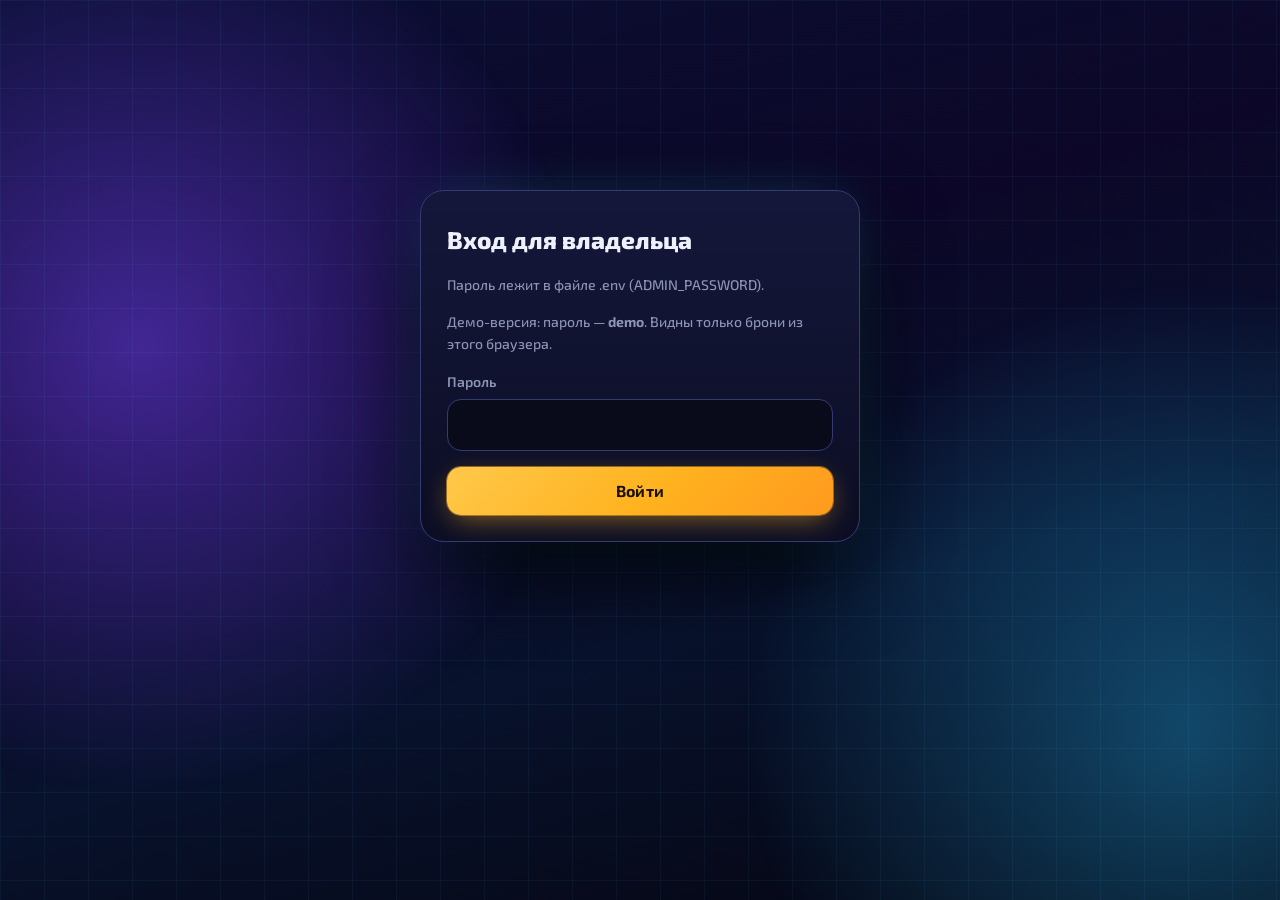
<file: docs/admin.html>
<!doctype html>
<html lang="ru">
<head>
<meta charset="utf-8">
<meta name="viewport" content="width=device-width, initial-scale=1, minimum-scale=1, maximum-scale=1, user-scalable=no, viewport-fit=cover">
<meta name="robots" content="noindex">
<meta name="theme-color" content="#06070d">
<title>CyberBounty — управление</title>
<link rel="icon" href="data:,">
<link rel="stylesheet" href="fonts.css">
<link rel="stylesheet" href="style.css">
<link rel="stylesheet" href="admin.css">
<script src="nocopy.js?v=c5cb6bf3"></script>
</head>
<body class="adm">
<svg width="0" height="0" style="position:absolute" aria-hidden="true"><defs>
  <symbol id="i-x" viewBox="0 0 24 24"><path d="M6 6l12 12M18 6L6 18"/></symbol>
  <symbol id="i-ticket" viewBox="0 0 24 24"><path d="M3 8a2 2 0 0 1 2-2h14a2 2 0 0 1 2 2v2a2 2 0 0 0 0 4v2a2 2 0 0 1-2 2H5a2 2 0 0 1-2-2v-2a2 2 0 0 0 0-4z"/><path d="M14 6v12" stroke-dasharray="2 2.5"/></symbol>
</defs></svg>
<div class="bg" aria-hidden="true"><div class="bg__orbs"><span class="orb o1"></span><span class="orb o2"></span><span class="orb o3"></span></div><div class="bg__grid"></div></div>

<header class="top stuck">
  <div class="wrap top__in">
    <a class="logo" href="index.html" aria-label="На сайт">
      <svg viewBox="0 0 24 24" fill="none" stroke="#ffb21e" stroke-width="2.2" stroke-linecap="round"><g class="ring"><circle cx="12" cy="12" r="8.5" stroke-dasharray="3.2 2.6"/></g><path d="M12 1.5v4M12 18.5v4M1.5 12h4M18.5 12h4"/><circle cx="12" cy="12" r="2" fill="#35e6ff" stroke="none"/></svg>
      <span>CYBER<b>BOUNTY</b></span><em class="adm__tag">ADMIN</em>
    </a>
    <div class="top__tools"><a class="chip-btn" href="index.html"><span>На сайт</span></a><button class="chip-btn" id="out" type="button" hidden><span>Выйти</span></button></div>
  </div>
</header>

<main class="wrap adm__main">
  <section class="adm__login" id="login" hidden>
    <form class="modal__card" id="loginForm" novalidate>
      <h3>Вход для владельца</h3>
      <p class="muted-s">Пароль лежит в файле .env (ADMIN_PASSWORD).</p><p class="muted-s" id="demoHint" hidden>Демо-версия: пароль — <b>demo</b>. Видны только брони из этого браузера.</p>
      <label class="field"><span>Пароль</span><input name="password" type="password" autocomplete="current-password" required></label>
      <p class="field__err" id="loginErr" role="alert" hidden></p>
      <button class="btn btn--hot btn--block" type="submit"><span class="btn__t">Войти</span><i class="spin" aria-hidden="true"></i></button>
    </form>
  </section>

  <section class="adm__app" id="app" hidden>
    <h1>Управление клубом</h1>
    <div class="days" id="days" role="listbox" aria-label="День"></div>
    <div class="kpis">
      <div class="kpi"><span>Брони</span><b id="kN">0</b></div>
      <div class="kpi"><span>Выручка за день</span><b id="kSum">0</b></div>
      <div class="kpi"><span>Отменённых всего</span><b id="kOff">0</b></div>
    </div>
    <div class="adm__grid">
      <div class="card">
        <div class="adm__h"><h2>Брони дня</h2><button class="mini" id="clear" type="button" hidden>Стереть отменённые</button></div>
        <div class="list" id="list"></div>
      </div>
      <div class="adm__col">
        <div class="card"><h2>Цена за час</h2><div class="prices" id="prices"></div></div>
        <div class="card"><h2>Свободные места</h2><p class="muted-s" id="freeNote">Свободные окна выбранного дня.</p><div id="free"></div></div>
      </div>
    </div>
  </section>
</main>
<div class="toasts" id="toasts" aria-live="polite"></div>
<script src="demo.js"></script>
<script src="admin.js" defer></script>
</body>
</html>
</file>
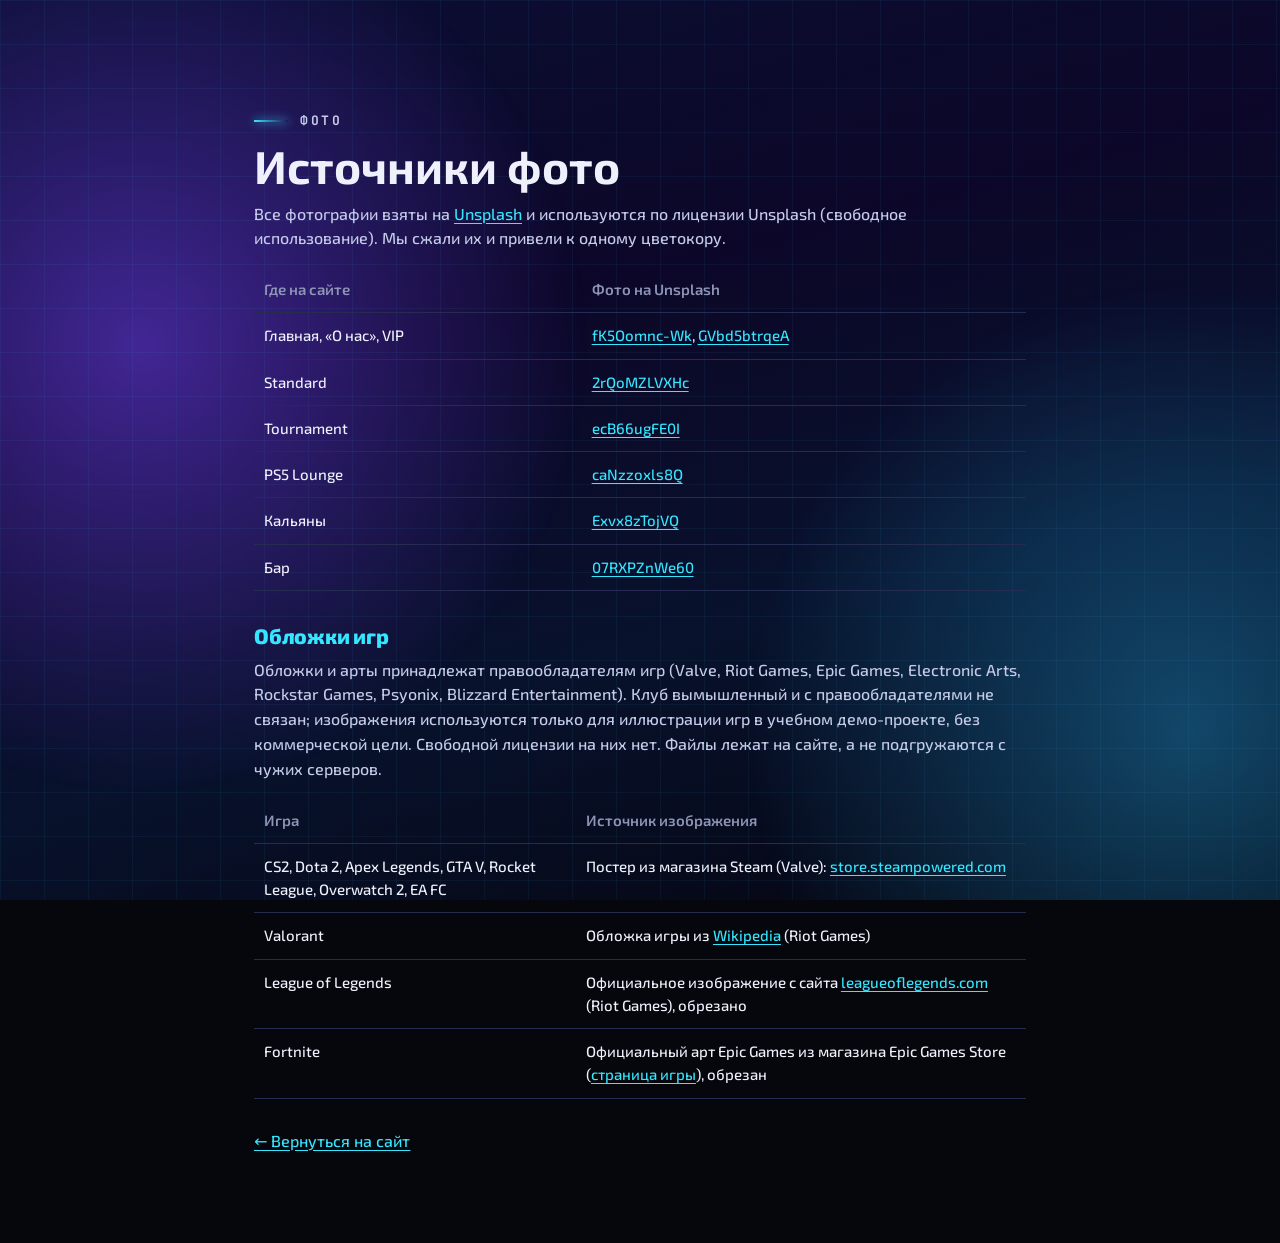
<file: docs/credits.html>
<!doctype html>
<html lang="ru"><head><meta charset="utf-8"><meta name="viewport" content="width=device-width, initial-scale=1, minimum-scale=1, maximum-scale=1, user-scalable=no, viewport-fit=cover"><meta name="theme-color" content="#06070d"><link rel="icon" href="data:,"><link rel="stylesheet" href="fonts.css"><link rel="stylesheet" href="style.css"><link rel="stylesheet" href="legal.css"><title>Источники фото — CyberBounty</title><script src="nocopy.js?v=c5cb6bf3"></script>
</head>
<body><div class="bg" aria-hidden="true"><div class="bg__orbs"><span class="orb o1"></span><span class="orb o2"></span><span class="orb o3"></span></div><div class="bg__grid"></div></div>
<header class="top stuck"><div class="wrap top__in"><a class="logo" href="index.html" aria-label="CyberBounty"><svg viewBox="0 0 24 24" fill="none" stroke="#ffb21e" stroke-width="2.2" stroke-linecap="round"><g class="ring"><circle cx="12" cy="12" r="8.5" stroke-dasharray="3.2 2.6"/></g><path d="M12 1.5v4M12 18.5v4M1.5 12h4M18.5 12h4"/><circle cx="12" cy="12" r="2" fill="#35e6ff" stroke="none"/></svg><span>CYBER<b>BOUNTY</b></span></a><div class="top__tools"><a class="btn btn--sm btn--ghost" href="index.html">На главную</a></div></div></header>
<main class="wrap legal">
<p class="kicker">Фото</p>
<h1>Источники фото</h1>
<p>Все фотографии взяты на <a href="https://unsplash.com" target="_blank" rel="noopener">Unsplash</a> и используются по лицензии Unsplash (свободное использование). Мы сжали их и привели к одному цветокору.</p>
<div class="tbl"><table>
<tr><th>Где на сайте</th><th>Фото на Unsplash</th></tr>
<tr><td>Главная, «О нас», VIP</td><td><a href="https://unsplash.com/photos/fK5Oomnc-Wk" target="_blank" rel="noopener">fK5Oomnc-Wk</a>, <a href="https://unsplash.com/photos/GVbd5btrqeA" target="_blank" rel="noopener">GVbd5btrqeA</a></td></tr>
<tr><td>Standard</td><td><a href="https://unsplash.com/photos/2rQoMZLVXHc" target="_blank" rel="noopener">2rQoMZLVXHc</a></td></tr>
<tr><td>Tournament</td><td><a href="https://unsplash.com/photos/ecB66ugFE0I" target="_blank" rel="noopener">ecB66ugFE0I</a></td></tr>
<tr><td>PS5 Lounge</td><td><a href="https://unsplash.com/photos/caNzzoxls8Q" target="_blank" rel="noopener">caNzzoxls8Q</a></td></tr>
<tr><td>Кальяны</td><td><a href="https://unsplash.com/photos/Exvx8zTojVQ" target="_blank" rel="noopener">Exvx8zTojVQ</a></td></tr>
<tr><td>Бар</td><td><a href="https://unsplash.com/photos/07RXPZnWe60" target="_blank" rel="noopener">07RXPZnWe60</a></td></tr>
</table></div>
<h2 style="margin-top:34px">Обложки игр</h2>
<p>Обложки и арты принадлежат правообладателям игр (Valve, Riot Games, Epic Games, Electronic Arts, Rockstar Games, Psyonix, Blizzard Entertainment). Клуб вымышленный и с правообладателями не связан; изображения используются только для иллюстрации игр в учебном демо-проекте, без коммерческой цели. Свободной лицензии на них нет. Файлы лежат на сайте, а не подгружаются с чужих серверов.</p>
<div class="tbl"><table>
<tr><th>Игра</th><th>Источник изображения</th></tr>
<tr><td>CS2, Dota 2, Apex Legends, GTA V, Rocket League, Overwatch 2, EA FC</td><td>Постер из магазина Steam (Valve): <a href="https://store.steampowered.com" target="_blank" rel="noopener">store.steampowered.com</a></td></tr>
<tr><td>Valorant</td><td>Обложка игры из <a href="https://en.wikipedia.org/wiki/Valorant" target="_blank" rel="noopener">Wikipedia</a> (Riot Games)</td></tr>
<tr><td>League of Legends</td><td>Официальное изображение с сайта <a href="https://www.leagueoflegends.com" target="_blank" rel="noopener">leagueoflegends.com</a> (Riot Games), обрезано</td></tr>
<tr><td>Fortnite</td><td>Официальный арт Epic Games из магазина Epic Games Store (<a href="https://store.epicgames.com/p/fortnite" target="_blank" rel="noopener">страница игры</a>), обрезан</td></tr>
</table></div>
<p style="margin-top:30px"><a href="index.html">← Вернуться на сайт</a></p>
</main></body></html>
</file>
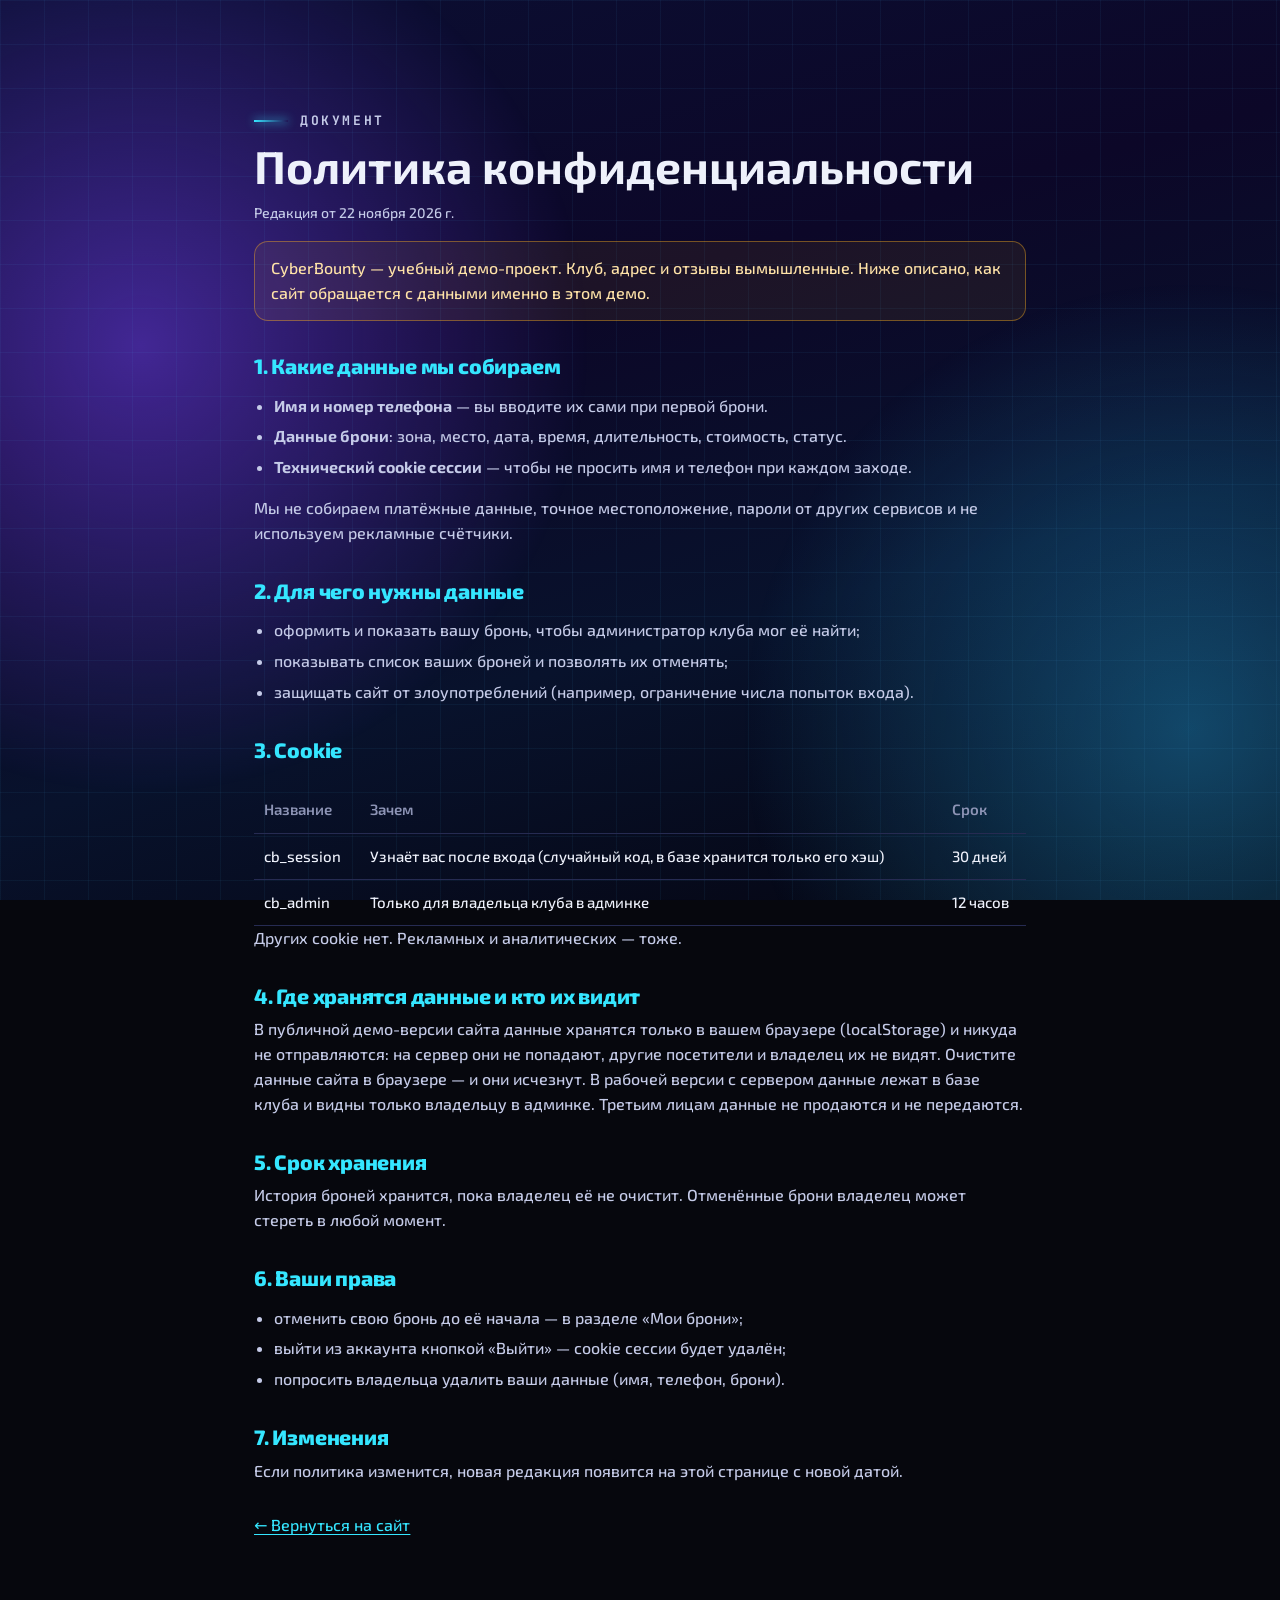
<file: docs/privacy.html>
<!doctype html>
<html lang="ru"><head><meta charset="utf-8"><meta name="viewport" content="width=device-width, initial-scale=1, minimum-scale=1, maximum-scale=1, user-scalable=no, viewport-fit=cover"><meta name="theme-color" content="#06070d"><link rel="icon" href="data:,"><link rel="stylesheet" href="fonts.css"><link rel="stylesheet" href="style.css"><link rel="stylesheet" href="legal.css"><title>Политика конфиденциальности — CyberBounty</title><script src="nocopy.js?v=c5cb6bf3"></script>
</head>
<body><div class="bg" aria-hidden="true"><div class="bg__orbs"><span class="orb o1"></span><span class="orb o2"></span><span class="orb o3"></span></div><div class="bg__grid"></div></div>
<header class="top stuck"><div class="wrap top__in"><a class="logo" href="index.html" aria-label="CyberBounty"><svg viewBox="0 0 24 24" fill="none" stroke="#ffb21e" stroke-width="2.2" stroke-linecap="round"><g class="ring"><circle cx="12" cy="12" r="8.5" stroke-dasharray="3.2 2.6"/></g><path d="M12 1.5v4M12 18.5v4M1.5 12h4M18.5 12h4"/><circle cx="12" cy="12" r="2" fill="#35e6ff" stroke="none"/></svg><span>CYBER<b>BOUNTY</b></span></a><div class="top__tools"><a class="btn btn--sm btn--ghost" href="index.html">На главную</a></div></div></header>
<main class="wrap legal">
<p class="kicker">Документ</p>
<h1>Политика конфиденциальности</h1>
<p class="muted-s">Редакция от 22 ноября 2026 г.</p>
<p class="note">CyberBounty — учебный демо-проект. Клуб, адрес и отзывы вымышленные. Ниже описано, как сайт обращается с данными именно в этом демо.</p>

<h2>1. Какие данные мы собираем</h2>
<ul>
<li><b>Имя и номер телефона</b> — вы вводите их сами при первой брони.</li>
<li><b>Данные брони</b>: зона, место, дата, время, длительность, стоимость, статус.</li>
<li><b>Технический cookie сессии</b> — чтобы не просить имя и телефон при каждом заходе.</li>
</ul>
<p>Мы не собираем платёжные данные, точное местоположение, пароли от других сервисов и не используем рекламные счётчики.</p>

<h2>2. Для чего нужны данные</h2>
<ul>
<li>оформить и показать вашу бронь, чтобы администратор клуба мог её найти;</li>
<li>показывать список ваших броней и позволять их отменять;</li>
<li>защищать сайт от злоупотреблений (например, ограничение числа попыток входа).</li>
</ul>

<h2>3. Cookie</h2>
<div class="tbl"><table>
<tr><th>Название</th><th>Зачем</th><th>Срок</th></tr>
<tr><td>cb_session</td><td>Узнаёт вас после входа (случайный код, в базе хранится только его хэш)</td><td>30 дней</td></tr>
<tr><td>cb_admin</td><td>Только для владельца клуба в админке</td><td>12 часов</td></tr>
</table></div>
<p>Других cookie нет. Рекламных и аналитических — тоже.</p>

<h2>4. Где хранятся данные и кто их видит</h2>
<p>В публичной демо-версии сайта данные хранятся только в вашем браузере (localStorage) и никуда не отправляются: на сервер они не попадают, другие посетители и владелец их не видят. Очистите данные сайта в браузере — и они исчезнут. В рабочей версии с сервером данные лежат в базе клуба и видны только владельцу в админке. Третьим лицам данные не продаются и не передаются.</p>

<h2>5. Срок хранения</h2>
<p>История броней хранится, пока владелец её не очистит. Отменённые брони владелец может стереть в любой момент.</p>

<h2>6. Ваши права</h2>
<ul>
<li>отменить свою бронь до её начала — в разделе «Мои брони»;</li>
<li>выйти из аккаунта кнопкой «Выйти» — cookie сессии будет удалён;</li>
<li>попросить владельца удалить ваши данные (имя, телефон, брони).</li>
</ul>

<h2>7. Изменения</h2>
<p>Если политика изменится, новая редакция появится на этой странице с новой датой.</p>
<p style="margin-top:30px"><a href="index.html">← Вернуться на сайт</a></p>
</main></body></html>
</file>
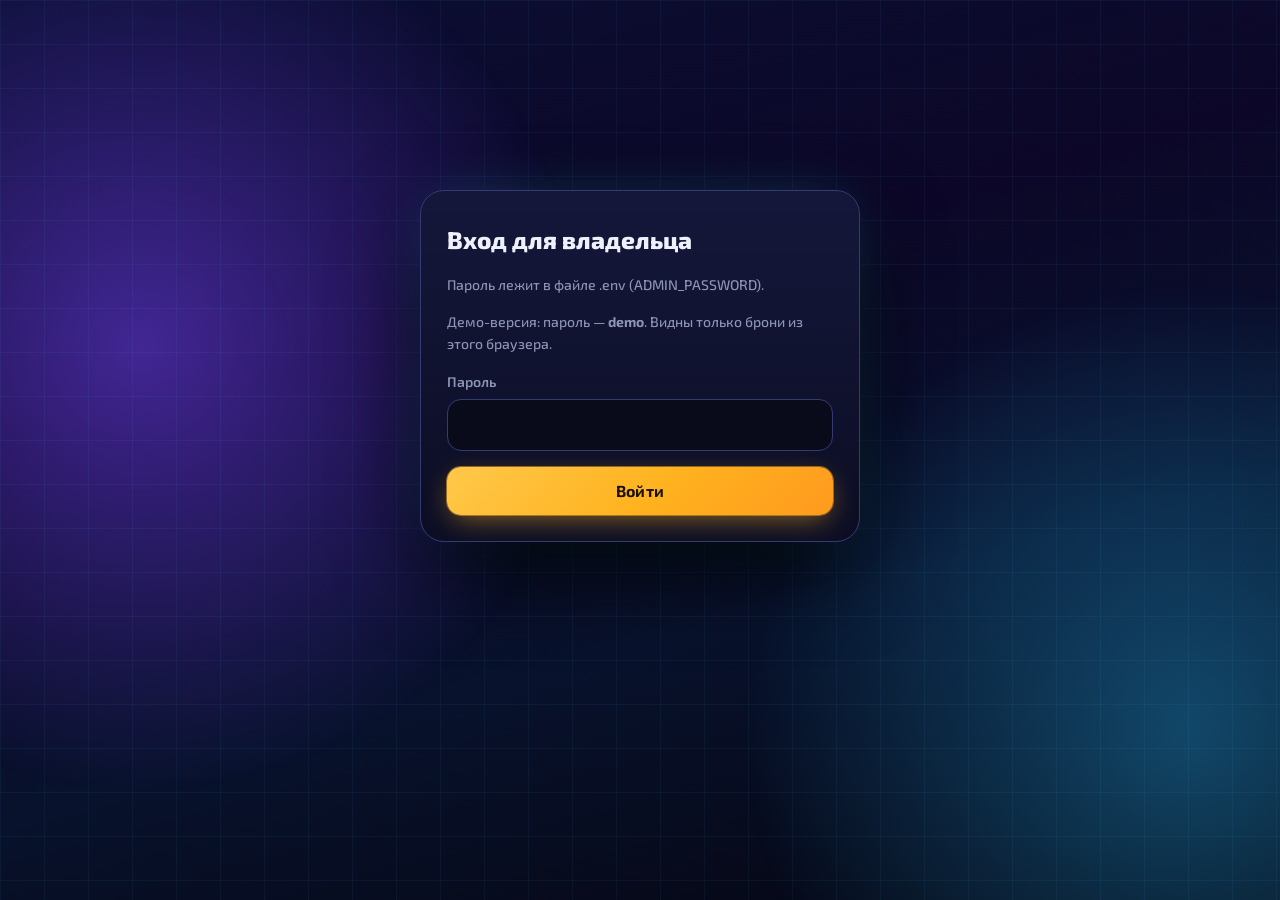
<file: web/admin.html>
<!doctype html>
<html lang="ru">
<head>
<meta charset="utf-8">
<meta name="viewport" content="width=device-width, initial-scale=1, minimum-scale=1, maximum-scale=1, user-scalable=no, viewport-fit=cover">
<meta name="robots" content="noindex">
<meta name="theme-color" content="#06070d">
<title>CyberBounty — управление</title>
<link rel="icon" href="data:,">
<link rel="stylesheet" href="fonts.css">
<link rel="stylesheet" href="style.css">
<link rel="stylesheet" href="admin.css">
<script src="nocopy.js?v=9"></script>
</head>
<body class="adm">
<svg width="0" height="0" style="position:absolute" aria-hidden="true"><defs>
  <symbol id="i-x" viewBox="0 0 24 24"><path d="M6 6l12 12M18 6L6 18"/></symbol>
  <symbol id="i-ticket" viewBox="0 0 24 24"><path d="M3 8a2 2 0 0 1 2-2h14a2 2 0 0 1 2 2v2a2 2 0 0 0 0 4v2a2 2 0 0 1-2 2H5a2 2 0 0 1-2-2v-2a2 2 0 0 0 0-4z"/><path d="M14 6v12" stroke-dasharray="2 2.5"/></symbol>
</defs></svg>
<div class="bg" aria-hidden="true"><div class="bg__orbs"><span class="orb o1"></span><span class="orb o2"></span><span class="orb o3"></span></div><div class="bg__grid"></div></div>

<header class="top stuck">
  <div class="wrap top__in">
    <a class="logo" href="index.html" aria-label="На сайт">
      <svg viewBox="0 0 24 24" fill="none" stroke="#ffb21e" stroke-width="2.2" stroke-linecap="round"><g class="ring"><circle cx="12" cy="12" r="8.5" stroke-dasharray="3.2 2.6"/></g><path d="M12 1.5v4M12 18.5v4M1.5 12h4M18.5 12h4"/><circle cx="12" cy="12" r="2" fill="#35e6ff" stroke="none"/></svg>
      <span>CYBER<b>BOUNTY</b></span><em class="adm__tag">ADMIN</em>
    </a>
    <div class="top__tools"><a class="chip-btn" href="index.html"><span>На сайт</span></a><button class="chip-btn" id="out" type="button" hidden><span>Выйти</span></button></div>
  </div>
</header>

<main class="wrap adm__main">
  <section class="adm__login" id="login" hidden>
    <form class="modal__card" id="loginForm" novalidate>
      <h3>Вход для владельца</h3>
      <p class="muted-s">Пароль лежит в файле .env (ADMIN_PASSWORD).</p><p class="muted-s" id="demoHint" hidden>Демо-версия: пароль — <b>demo</b>. Видны только брони из этого браузера.</p>
      <label class="field"><span>Пароль</span><input name="password" type="password" autocomplete="current-password" required></label>
      <p class="field__err" id="loginErr" role="alert" hidden></p>
      <button class="btn btn--hot btn--block" type="submit"><span class="btn__t">Войти</span><i class="spin" aria-hidden="true"></i></button>
    </form>
  </section>

  <section class="adm__app" id="app" hidden>
    <h1>Управление клубом</h1>
    <div class="days" id="days" role="listbox" aria-label="День"></div>
    <div class="kpis">
      <div class="kpi"><span>Брони</span><b id="kN">0</b></div>
      <div class="kpi"><span>Выручка за день</span><b id="kSum">0</b></div>
      <div class="kpi"><span>Отменённых всего</span><b id="kOff">0</b></div>
    </div>
    <div class="adm__grid">
      <div class="card">
        <div class="adm__h"><h2>Брони дня</h2><button class="mini" id="clear" type="button" hidden>Стереть отменённые</button></div>
        <div class="list" id="list"></div>
      </div>
      <div class="adm__col">
        <div class="card"><h2>Цена за час</h2><div class="prices" id="prices"></div></div>
        <div class="card"><h2>Свободные места</h2><p class="muted-s" id="freeNote">Свободные окна выбранного дня.</p><div id="free"></div></div>
      </div>
    </div>
  </section>
</main>
<div class="toasts" id="toasts" aria-live="polite"></div>
<script src="demo.js"></script>
<script src="admin.js" defer></script>
</body>
</html>
</file>
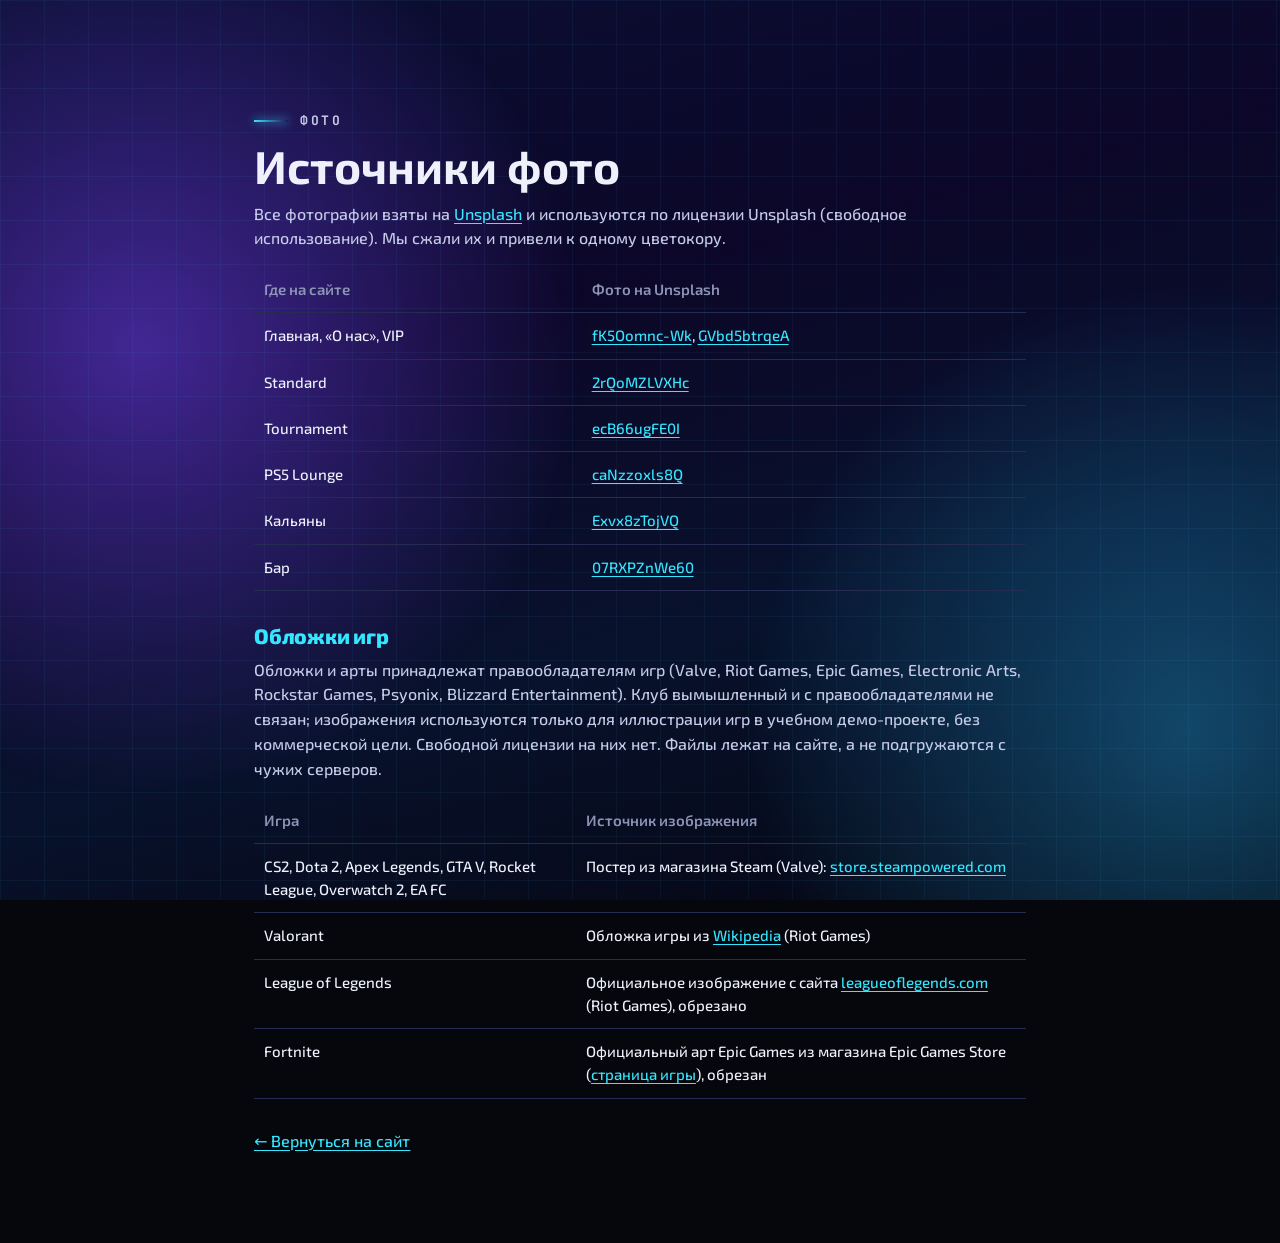
<file: web/credits.html>
<!doctype html>
<html lang="ru"><head><meta charset="utf-8"><meta name="viewport" content="width=device-width, initial-scale=1, minimum-scale=1, maximum-scale=1, user-scalable=no, viewport-fit=cover"><meta name="theme-color" content="#06070d"><link rel="icon" href="data:,"><link rel="stylesheet" href="fonts.css"><link rel="stylesheet" href="style.css"><link rel="stylesheet" href="legal.css"><title>Источники фото — CyberBounty</title><script src="nocopy.js?v=5"></script>
</head>
<body><div class="bg" aria-hidden="true"><div class="bg__orbs"><span class="orb o1"></span><span class="orb o2"></span><span class="orb o3"></span></div><div class="bg__grid"></div></div>
<header class="top stuck"><div class="wrap top__in"><a class="logo" href="index.html" aria-label="CyberBounty"><svg viewBox="0 0 24 24" fill="none" stroke="#ffb21e" stroke-width="2.2" stroke-linecap="round"><g class="ring"><circle cx="12" cy="12" r="8.5" stroke-dasharray="3.2 2.6"/></g><path d="M12 1.5v4M12 18.5v4M1.5 12h4M18.5 12h4"/><circle cx="12" cy="12" r="2" fill="#35e6ff" stroke="none"/></svg><span>CYBER<b>BOUNTY</b></span></a><div class="top__tools"><a class="btn btn--sm btn--ghost" href="index.html">На главную</a></div></div></header>
<main class="wrap legal">
<p class="kicker">Фото</p>
<h1>Источники фото</h1>
<p>Все фотографии взяты на <a href="https://unsplash.com" target="_blank" rel="noopener">Unsplash</a> и используются по лицензии Unsplash (свободное использование). Мы сжали их и привели к одному цветокору.</p>
<div class="tbl"><table>
<tr><th>Где на сайте</th><th>Фото на Unsplash</th></tr>
<tr><td>Главная, «О нас», VIP</td><td><a href="https://unsplash.com/photos/fK5Oomnc-Wk" target="_blank" rel="noopener">fK5Oomnc-Wk</a>, <a href="https://unsplash.com/photos/GVbd5btrqeA" target="_blank" rel="noopener">GVbd5btrqeA</a></td></tr>
<tr><td>Standard</td><td><a href="https://unsplash.com/photos/2rQoMZLVXHc" target="_blank" rel="noopener">2rQoMZLVXHc</a></td></tr>
<tr><td>Tournament</td><td><a href="https://unsplash.com/photos/ecB66ugFE0I" target="_blank" rel="noopener">ecB66ugFE0I</a></td></tr>
<tr><td>PS5 Lounge</td><td><a href="https://unsplash.com/photos/caNzzoxls8Q" target="_blank" rel="noopener">caNzzoxls8Q</a></td></tr>
<tr><td>Кальяны</td><td><a href="https://unsplash.com/photos/Exvx8zTojVQ" target="_blank" rel="noopener">Exvx8zTojVQ</a></td></tr>
<tr><td>Бар</td><td><a href="https://unsplash.com/photos/07RXPZnWe60" target="_blank" rel="noopener">07RXPZnWe60</a></td></tr>
</table></div>
<h2 style="margin-top:34px">Обложки игр</h2>
<p>Обложки и арты принадлежат правообладателям игр (Valve, Riot Games, Epic Games, Electronic Arts, Rockstar Games, Psyonix, Blizzard Entertainment). Клуб вымышленный и с правообладателями не связан; изображения используются только для иллюстрации игр в учебном демо-проекте, без коммерческой цели. Свободной лицензии на них нет. Файлы лежат на сайте, а не подгружаются с чужих серверов.</p>
<div class="tbl"><table>
<tr><th>Игра</th><th>Источник изображения</th></tr>
<tr><td>CS2, Dota 2, Apex Legends, GTA V, Rocket League, Overwatch 2, EA FC</td><td>Постер из магазина Steam (Valve): <a href="https://store.steampowered.com" target="_blank" rel="noopener">store.steampowered.com</a></td></tr>
<tr><td>Valorant</td><td>Обложка игры из <a href="https://en.wikipedia.org/wiki/Valorant" target="_blank" rel="noopener">Wikipedia</a> (Riot Games)</td></tr>
<tr><td>League of Legends</td><td>Официальное изображение с сайта <a href="https://www.leagueoflegends.com" target="_blank" rel="noopener">leagueoflegends.com</a> (Riot Games), обрезано</td></tr>
<tr><td>Fortnite</td><td>Официальный арт Epic Games из магазина Epic Games Store (<a href="https://store.epicgames.com/p/fortnite" target="_blank" rel="noopener">страница игры</a>), обрезан</td></tr>
</table></div>
<p style="margin-top:30px"><a href="index.html">← Вернуться на сайт</a></p>
</main></body></html>
</file>
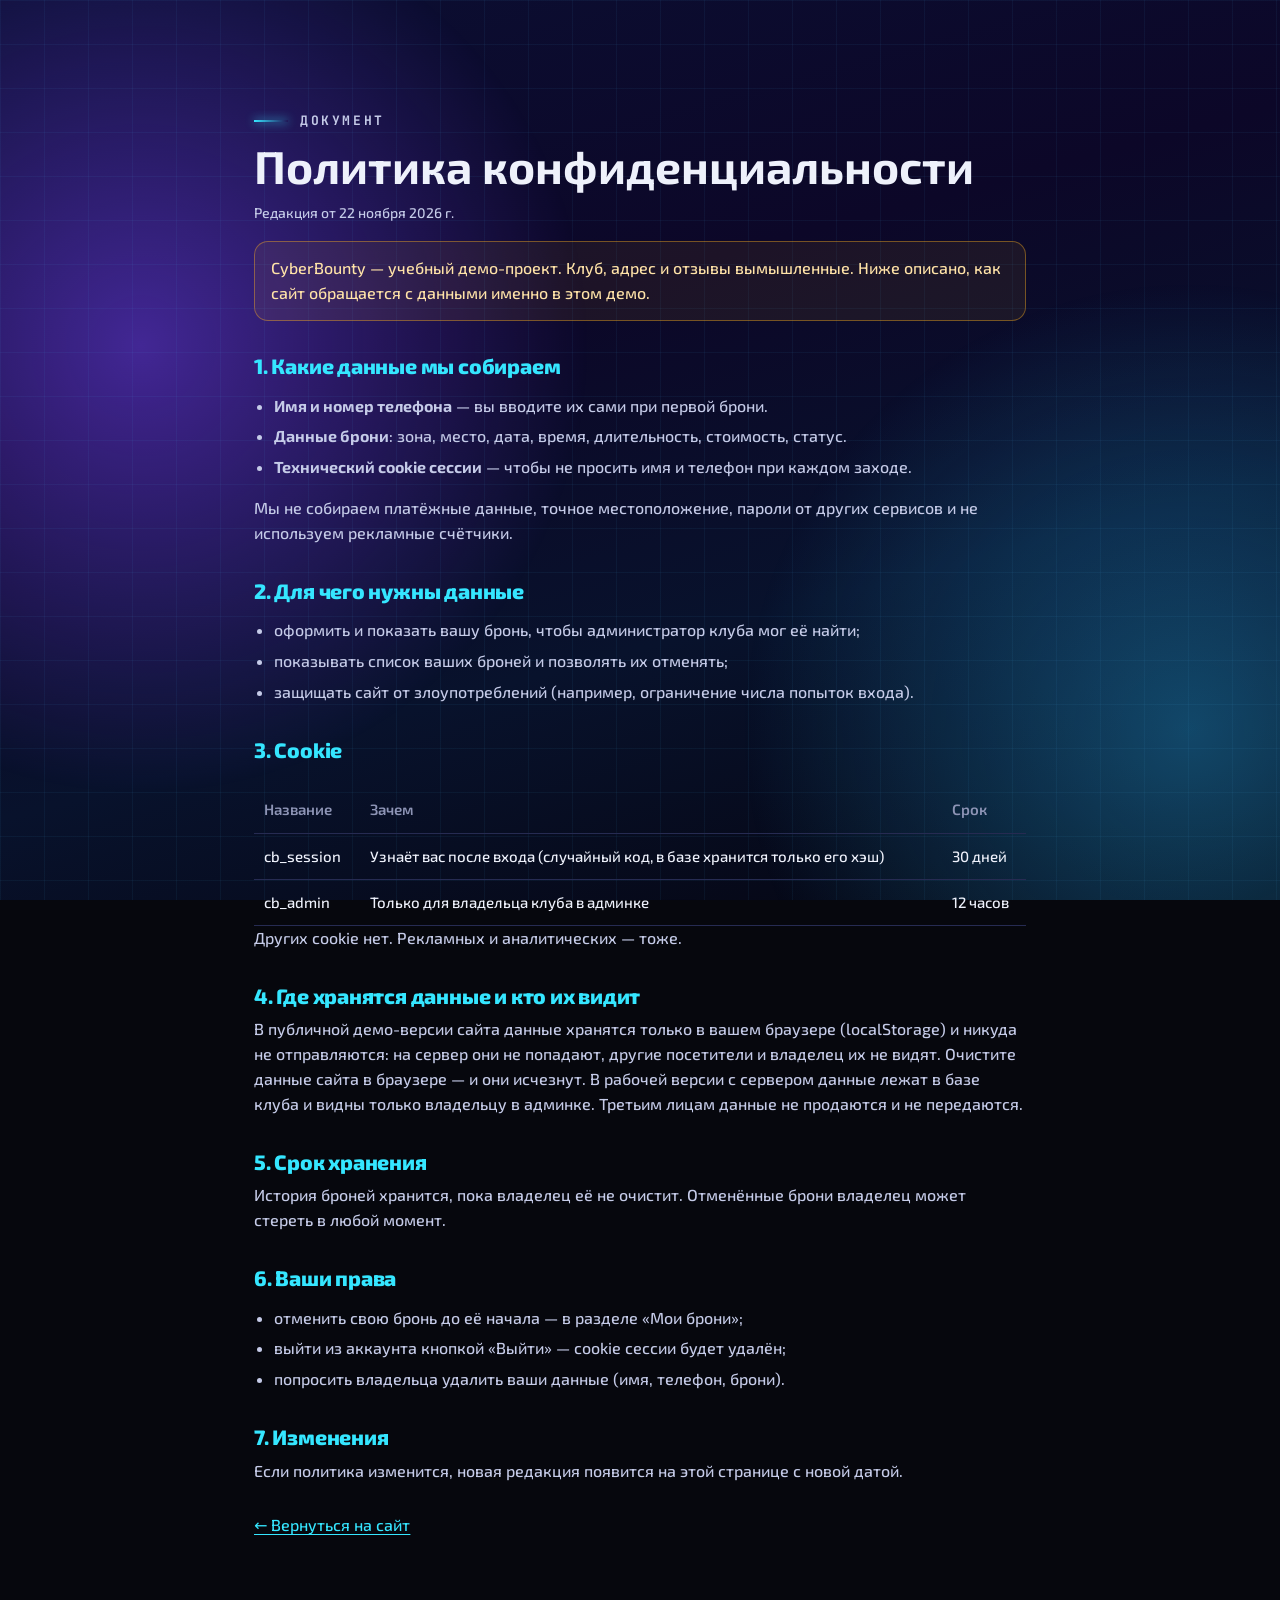
<file: web/privacy.html>
<!doctype html>
<html lang="ru"><head><meta charset="utf-8"><meta name="viewport" content="width=device-width, initial-scale=1, minimum-scale=1, maximum-scale=1, user-scalable=no, viewport-fit=cover"><meta name="theme-color" content="#06070d"><link rel="icon" href="data:,"><link rel="stylesheet" href="fonts.css"><link rel="stylesheet" href="style.css"><link rel="stylesheet" href="legal.css"><title>Политика конфиденциальности — CyberBounty</title><script src="nocopy.js?v=5"></script>
</head>
<body><div class="bg" aria-hidden="true"><div class="bg__orbs"><span class="orb o1"></span><span class="orb o2"></span><span class="orb o3"></span></div><div class="bg__grid"></div></div>
<header class="top stuck"><div class="wrap top__in"><a class="logo" href="index.html" aria-label="CyberBounty"><svg viewBox="0 0 24 24" fill="none" stroke="#ffb21e" stroke-width="2.2" stroke-linecap="round"><g class="ring"><circle cx="12" cy="12" r="8.5" stroke-dasharray="3.2 2.6"/></g><path d="M12 1.5v4M12 18.5v4M1.5 12h4M18.5 12h4"/><circle cx="12" cy="12" r="2" fill="#35e6ff" stroke="none"/></svg><span>CYBER<b>BOUNTY</b></span></a><div class="top__tools"><a class="btn btn--sm btn--ghost" href="index.html">На главную</a></div></div></header>
<main class="wrap legal">
<p class="kicker">Документ</p>
<h1>Политика конфиденциальности</h1>
<p class="muted-s">Редакция от 22 ноября 2026 г.</p>
<p class="note">CyberBounty — учебный демо-проект. Клуб, адрес и отзывы вымышленные. Ниже описано, как сайт обращается с данными именно в этом демо.</p>

<h2>1. Какие данные мы собираем</h2>
<ul>
<li><b>Имя и номер телефона</b> — вы вводите их сами при первой брони.</li>
<li><b>Данные брони</b>: зона, место, дата, время, длительность, стоимость, статус.</li>
<li><b>Технический cookie сессии</b> — чтобы не просить имя и телефон при каждом заходе.</li>
</ul>
<p>Мы не собираем платёжные данные, точное местоположение, пароли от других сервисов и не используем рекламные счётчики.</p>

<h2>2. Для чего нужны данные</h2>
<ul>
<li>оформить и показать вашу бронь, чтобы администратор клуба мог её найти;</li>
<li>показывать список ваших броней и позволять их отменять;</li>
<li>защищать сайт от злоупотреблений (например, ограничение числа попыток входа).</li>
</ul>

<h2>3. Cookie</h2>
<div class="tbl"><table>
<tr><th>Название</th><th>Зачем</th><th>Срок</th></tr>
<tr><td>cb_session</td><td>Узнаёт вас после входа (случайный код, в базе хранится только его хэш)</td><td>30 дней</td></tr>
<tr><td>cb_admin</td><td>Только для владельца клуба в админке</td><td>12 часов</td></tr>
</table></div>
<p>Других cookie нет. Рекламных и аналитических — тоже.</p>

<h2>4. Где хранятся данные и кто их видит</h2>
<p>В публичной демо-версии сайта данные хранятся только в вашем браузере (localStorage) и никуда не отправляются: на сервер они не попадают, другие посетители и владелец их не видят. Очистите данные сайта в браузере — и они исчезнут. В рабочей версии с сервером данные лежат в базе клуба и видны только владельцу в админке. Третьим лицам данные не продаются и не передаются.</p>

<h2>5. Срок хранения</h2>
<p>История броней хранится, пока владелец её не очистит. Отменённые брони владелец может стереть в любой момент.</p>

<h2>6. Ваши права</h2>
<ul>
<li>отменить свою бронь до её начала — в разделе «Мои брони»;</li>
<li>выйти из аккаунта кнопкой «Выйти» — cookie сессии будет удалён;</li>
<li>попросить владельца удалить ваши данные (имя, телефон, брони).</li>
</ul>

<h2>7. Изменения</h2>
<p>Если политика изменится, новая редакция появится на этой странице с новой датой.</p>
<p style="margin-top:30px"><a href="index.html">← Вернуться на сайт</a></p>
</main></body></html>
</file>
<file: docs/fonts.css>
@font-face { font-family: 'Exo 2'; font-style: normal; font-weight: 300 800; font-display: block; src: url(fonts/exo2-cyrillic.woff2) format('woff2'); unicode-range: U+0301, U+0400-045F, U+0490-0491, U+04B0-04B1, U+2116; }
@font-face { font-family: 'Exo 2'; font-style: normal; font-weight: 300 800; font-display: block; src: url(fonts/exo2-latin.woff2) format('woff2'); unicode-range: U+0000-00FF, U+0131, U+0152-0153, U+02BB-02BC, U+02C6, U+02DA, U+02DC, U+0304, U+0308, U+0329, U+2000-206F, U+20AC, U+2122, U+2191, U+2193, U+2212, U+2215, U+FEFF, U+FFFD; }
@font-face { font-family: 'JetBrains Mono'; font-style: normal; font-weight: 500 800; font-display: block; src: url(fonts/jbmono-cyrillic.woff2) format('woff2'); unicode-range: U+0301, U+0400-045F, U+0490-0491, U+04B0-04B1, U+2116; }
@font-face { font-family: 'JetBrains Mono'; font-style: normal; font-weight: 500 800; font-display: block; src: url(fonts/jbmono-latin.woff2) format('woff2'); unicode-range: U+0000-00FF, U+0131, U+0152-0153, U+02BB-02BC, U+02C6, U+02DA, U+02DC, U+0304, U+0308, U+0329, U+2000-206F, U+20AC, U+2122, U+2191, U+2193, U+2212, U+2215, U+FEFF, U+FFFD; }
</file>
<file: docs/style.css>
/* CyberBounty — сайт. Неон на тёмном. Анимируем только transform и opacity, чтобы ничего не прыгало. */
:root {
  --ink: #06070d; --panel: #0d0f20; --panel2: #141734; --line: #262b52; --line2: #343b72;
  --text: #eef1fb; --muted: #8d94b5;
  --amber: #ffb21e; --cyan: #35e6ff; --violet: #8b5cff; --pink: #ff3df0; --red: #ff3d5a; --green: #38f2a0;
  --font: "Exo 2", system-ui, -apple-system, "Segoe UI", Roboto, sans-serif;
  --mono: "JetBrains Mono", ui-monospace, "Cascadia Mono", Consolas, monospace;
  --ease: cubic-bezier(.22, 1, .36, 1);
  --r: 18px; --head: 68px;
  --amber-rgb: 255, 178, 30; --amber-hi-rgb: 255, 200, 80; --cyan-rgb: 53, 230, 255; --cyan-hi-rgb: 120, 240, 255;
  --hot-a: #ffc84a; --hot-b: #ff9a1e; --on-amber: #1a1100; --amber-text: #ffd98a; --cyan-text: #bff6ff;
}
/* тема «неоновый фиолет»: меняется только цвет, всё остальное то же */
html[data-theme="violet"] {
  --amber: #b57bff; --cyan: #ff4fd8; --violet: #8b5cff; --pink: #ff4fd8;
  --amber-rgb: 181, 123, 255; --amber-hi-rgb: 214, 170, 255; --cyan-rgb: 255, 79, 216; --cyan-hi-rgb: 255, 150, 235;
  --hot-a: #d2a6ff; --hot-b: #8f4dff; --on-amber: #14052a; --amber-text: #dcc4ff; --cyan-text: #ffd0f5;
  --line: #3a2a68; --line2: #4d3a8a;
}
svg[stroke="#ffb21e"] { stroke: var(--amber); }
.theme-btn .ic { transition: transform .4s var(--ease); }
html[data-theme="violet"] .theme-btn { color: var(--amber); border-color: rgba(var(--amber-rgb), .5); }
/* цвета фона регистрируются как <color>, чтобы при смене темы они плавно перетекали (поддерживают современные браузеры, остальные меняют сразу) */
@property --bg-a { syntax: "<color>"; inherits: true; initial-value: #0b0f33; }
@property --bg-b { syntax: "<color>"; inherits: true; initial-value: #0c0728; }
@property --bg-c { syntax: "<color>"; inherits: true; initial-value: #08122c; }
@property --bg-d { syntax: "<color>"; inherits: true; initial-value: #05040f; }
@property --o2c { syntax: "<color>"; inherits: true; initial-value: rgba(40, 190, 255, .34); }
@property --o3c { syntax: "<color>"; inherits: true; initial-value: rgba(255, 61, 240, .28); }
@property --moodc { syntax: "<color>"; inherits: true; initial-value: rgba(0, 0, 0, 0); }
@property --gridc { syntax: "<color>"; inherits: true; initial-value: rgba(80, 200, 255, .06); }
html { transition: --bg-a 1.1s ease, --bg-b 1.1s ease, --bg-c 1.1s ease, --bg-d 1.1s ease, --o2c 1.1s ease, --o3c 1.1s ease, --gridc 1.1s ease, --moodc 1.6s ease; }
html[data-mood="cyan"] { --moodc: rgba(var(--cyan-rgb), .13); }
html[data-mood="amber"] { --moodc: rgba(var(--amber-rgb), .11); }
html[data-mood="violet"] { --moodc: rgba(139, 92, 255, .2); }
html[data-mood="pink"] { --moodc: rgba(255, 61, 240, .12); }
html[data-theme="violet"] { --bg-a: #150b3a; --bg-b: #170732; --bg-c: #0f0a2e; --bg-d: #07040f; --o2c: rgba(255, 79, 216, .3); --o3c: rgba(150, 80, 255, .4); --gridc: rgba(190, 120, 255, .07); }
* { box-sizing: border-box; -webkit-tap-highlight-color: transparent; }
html { scroll-behavior: smooth; scroll-padding-top: calc(var(--head) + 12px); scrollbar-gutter: auto; scrollbar-width: none; background: var(--ink); }
html::-webkit-scrollbar, body::-webkit-scrollbar { width: 0; height: 0; display: none; }   /* полосы прокрутки нет: её роль у неоновой линии справа */
body { margin: 0; color: var(--text); background: transparent; font: 500 16px/1.55 var(--font); overflow-x: clip; text-size-adjust: 100%; }
html.lock { overflow: hidden; }       /* страница стоит на месте, пока открыто окно (см. lockPage в app.js) */
[hidden] { display: none !important; }
img { display: block; max-width: 100%; }
a { color: inherit; text-decoration: none; }
button { font: inherit; color: inherit; cursor: pointer; border: 0; background: none; padding: 0; }
input { font: inherit; color: inherit; }
h1, h2, h3, h4, p { margin: 0; }
.ic { width: 20px; height: 20px; fill: none; stroke: currentColor; stroke-width: 1.9; stroke-linecap: round; stroke-linejoin: round; flex: none; }
.ic--s { width: 16px; height: 16px; vertical-align: -3px; }
:focus-visible { outline: 2px solid var(--cyan); outline-offset: 3px; border-radius: 8px; }
.wrap { width: 100%; max-width: 1200px; margin: 0 auto; padding: 0 24px; }
.muted-s { color: var(--muted); font-size: 14px; }
.center { text-align: center; }

/* фон: живой — градиент, медленные цветные пятна, сетка, подсвечивающаяся у курсора, частицы */
.bg { position: fixed; inset: 0 0 auto 0; height: var(--bg-h, 100lvh); z-index: -1; pointer-events: none; overflow: hidden; background: linear-gradient(165deg, var(--bg-a) 0%, var(--bg-b) 36%, var(--bg-c) 66%, var(--bg-d) 100%); }
.bg__orbs { position: absolute; inset: 0; }
.orb { position: absolute; width: calc(70 * var(--u, 1vmax)); height: calc(70 * var(--u, 1vmax)); border-radius: 50%; will-change: transform; }
.o1 { left: calc(-24 * var(--u, 1vmax)); top: calc(-8 * var(--u, 1vmax)); background: radial-gradient(closest-side, rgba(120, 70, 255, .5), transparent); animation: drift1 28s ease-in-out infinite alternate; }
.o2 { right: calc(-28 * var(--u, 1vmax)); top: calc(22 * var(--u, 1vmax)); background: radial-gradient(closest-side, var(--o2c), transparent); animation: drift2 34s ease-in-out infinite alternate; }
.o3 { left: calc(18 * var(--u, 1vmax)); top: calc(70 * var(--u, 1vmax)); background: radial-gradient(closest-side, var(--o3c), transparent); animation: drift3 38s ease-in-out infinite alternate; }
@keyframes drift1 { to { transform: translate3d(calc(16 * var(--u, 1vmax)), calc(20 * var(--u, 1vmax)), 0) scale(1.1); } }
@keyframes drift2 { to { transform: translate3d(calc(-18 * var(--u, 1vmax)), calc(24 * var(--u, 1vmax)), 0) scale(.92); } }
@keyframes drift3 { to { transform: translate3d(calc(20 * var(--u, 1vmax)), calc(-26 * var(--u, 1vmax)), 0) scale(1.15); } }
.bg__grid { position: absolute; inset: 0; background: linear-gradient(var(--gridc) 1px, transparent 1px) 0 0 / 44px 44px, linear-gradient(90deg, var(--gridc) 1px, transparent 1px) 0 0 / 44px 44px; }
.bg__grid--hot { background: linear-gradient(rgba(90, 230, 255, .3) 1px, transparent 1px) 0 0 / 44px 44px, linear-gradient(90deg, rgba(90, 230, 255, .3) 1px, transparent 1px) 0 0 / 44px 44px; -webkit-mask-image: radial-gradient(circle 230px at var(--cx, -999px) var(--cy, -999px), #000, transparent); mask-image: radial-gradient(circle 230px at var(--cx, -999px) var(--cy, -999px), #000, transparent); }
#fx { position: absolute; inset: 0; width: 100%; height: 100%; }
/* синее свечение идёт за курсором по всему сайту */
.glow { position: fixed; left: 0; top: 0; z-index: 90; width: 720px; height: 720px; margin: -360px 0 0 -360px; border-radius: 50%; pointer-events: none; opacity: 0; transition: opacity .5s; will-change: transform;
  background: radial-gradient(closest-side, rgba(var(--cyan-rgb), .13), rgba(60, 120, 255, .07) 42%, transparent 70%); }
.glow.on { opacity: 1; }

/* ---------- кнопки ---------- */
.btn { position: relative; display: inline-flex; align-items: center; justify-content: center; gap: 10px; min-height: 48px; padding: 0 24px; border-radius: 14px; font-weight: 700; letter-spacing: .02em; overflow: hidden; isolation: isolate;
  transition: transform .25s var(--ease), box-shadow .3s, border-color .25s, background .25s, opacity .25s; }
.btn:active { transform: scale(.97); }
.btn--sm { min-height: 42px; padding: 0 18px; font-size: 15px; }
.btn--lg { min-height: 56px; padding: 0 30px; font-size: 17px; border-radius: 16px; }
.btn--block { width: 100%; }
.btn--hot { color: var(--on-amber); background: linear-gradient(135deg, var(--hot-a), var(--amber) 55%, var(--hot-b)); box-shadow: 0 0 0 1px rgba(var(--amber-rgb), .5), 0 8px 28px -6px rgba(var(--amber-rgb), .55); }
.btn--hot::after { content: ""; position: absolute; inset: 0; z-index: -1; background: linear-gradient(100deg, transparent 30%, rgba(255, 255, 255, .55) 50%, transparent 70%); transform: translateX(-120%); }
@media (hover: hover) and (pointer: fine) { .btn--hot:hover::after { transform: translateX(120%); transition: transform .8s var(--ease); } }
@media (hover: hover) and (pointer: fine) { .btn--hot:hover { box-shadow: 0 0 0 1px rgba(var(--amber-hi-rgb), .8), 0 10px 40px -4px rgba(var(--amber-rgb), .75); transform: translateY(-1px); } }
.btn--ghost { border: 1px solid var(--line2); background: rgba(20, 23, 52, .5); backdrop-filter: blur(8px); }
@media (hover: hover) and (pointer: fine) { .btn--ghost:hover { border-color: var(--cyan); box-shadow: 0 0 24px -6px rgba(var(--cyan-rgb), .6); } }
.btn[disabled] { cursor: not-allowed; }
.btn--hot[disabled] { background: #1b1e3a; color: #6c739c; box-shadow: inset 0 0 0 1px var(--line); }
.btn--hot[disabled]::after { display: none; }
.spin { position: absolute; width: 22px; height: 22px; border-radius: 50%; border: 3px solid rgba(26, 17, 0, .25); border-top-color: var(--on-amber); opacity: 0; animation: rot .7s linear infinite paused; }
.btn.busy .btn__t { opacity: 0; }
.btn.busy .spin { opacity: 1; animation-play-state: running; }
@keyframes rot { to { transform: rotate(360deg); } }
.chip-btn { white-space: nowrap; flex: none; display: inline-flex; align-items: center; gap: 8px; height: 42px; padding: 0 14px; border-radius: 14px; border: 1px solid var(--line); background: rgba(20, 23, 52, .6); color: #cfd5f2; font-weight: 600; font-size: 15px; transition: border-color .25s, color .25s, transform .2s var(--ease); position: relative; }
@media (hover: hover) and (pointer: fine) { .chip-btn:hover { border-color: var(--cyan); color: #fff; } }
.chip-btn:active { transform: scale(.96); }
.badge { font-style: normal; font: 700 12px/1 var(--mono); min-width: 20px; height: 20px; padding: 0 6px; display: grid; place-items: center; border-radius: 10px; background: var(--amber); color: var(--on-amber); }
.link { display: inline-flex; align-items: center; gap: 6px; color: var(--cyan); font-weight: 700; transition: gap .25s var(--ease); }
@media (hover: hover) and (pointer: fine) { .link:hover { gap: 11px; } }
.link-btn { color: var(--muted); font-weight: 600; text-decoration: underline; text-underline-offset: 3px; }
@media (hover: hover) and (pointer: fine) { .link-btn:hover { color: var(--text); } }

/* ---------- шапка ---------- */
.top { position: fixed; inset: 0 0 auto 0; z-index: 50; height: var(--head); transition: background .3s, box-shadow .3s; }
.top.stuck { background: rgba(6, 7, 13, .78); backdrop-filter: blur(16px) saturate(1.4); box-shadow: 0 1px 0 rgba(var(--cyan-rgb), .12), 0 10px 40px -20px #000; }
.top__in { height: var(--head); display: flex; align-items: center; justify-content: space-between; gap: 20px; }
.logo { display: inline-flex; align-items: center; gap: 10px; font-weight: 800; font-size: 20px; letter-spacing: .16em; white-space: nowrap; }
.logo b { color: var(--amber); font-weight: 800; text-shadow: 0 0 18px rgba(var(--amber-rgb), .6); }
.logo svg { width: 28px; height: 28px; overflow: visible; filter: drop-shadow(0 0 6px rgba(var(--amber-rgb), .6)); }
.ring { transform-box: view-box; transform-origin: 12px 12px; animation: rot 14s linear infinite; }
.nav { display: flex; gap: 4px; margin-right: auto; margin-left: 20px; }
.nav a { white-space: nowrap; padding: 8px 11px; border-radius: 10px; color: #b9c0e0; font-weight: 600; position: relative; transition: color .2s; }
.nav a::after { content: ""; position: absolute; left: 11px; right: 11px; bottom: 3px; height: 2px; border-radius: 2px; background: var(--cyan); box-shadow: 0 0 10px var(--cyan); transform: scaleX(0); transition: transform .3s var(--ease); }
.nav a.on { color: #fff; }
@media (hover: hover) and (pointer: fine) { .nav a:hover { color: #fff; } }
.nav a.on::after { transform: scaleX(1); }
@media (hover: hover) and (pointer: fine) { .nav a:hover::after { transform: scaleX(1); } }
.top__tools { display: flex; align-items: center; gap: 10px; }
.burger { display: none; width: 44px; height: 44px; border-radius: 14px; border: 1px solid var(--line); place-items: center; background: rgba(20, 23, 52, .6); }
.menu { position: absolute; top: var(--head); left: 0; right: 0; display: grid; gap: 4px; padding: 10px 16px 18px; background: rgba(6, 7, 13, .96); backdrop-filter: blur(18px); border-bottom: 1px solid var(--line); animation: menuIn .3s var(--ease); max-height: calc(var(--app-h, 100svh) - var(--head)); overflow-y: auto; overscroll-behavior: contain; }
.menu a, .menu button { text-align: left; padding: 14px 12px; border-radius: 12px; font-weight: 700; font-size: 18px; color: #dfe4fb; }
.menu a:active, .menu button:active { background: var(--panel2); }
@keyframes menuIn { from { opacity: 0; transform: translateY(-8px); } }
@keyframes menuOut { to { opacity: 0; transform: translateY(-8px); } }
.menu.closing { animation: menuOut .22s var(--ease) both; pointer-events: none; }

/* ---------- герой ---------- */
.hero { position: relative; min-height: var(--app-h, 100svh); display: flex; flex-direction: column; justify-content: center; padding: calc(var(--head) + 40px) 0 0; overflow: hidden; isolation: isolate; }
.hero__photo { position: absolute; inset: 0; z-index: -3; }
.hero__photo img { width: 100%; height: 100%; object-fit: cover; object-position: 55% 40%; }
.hero__photo::after { content: ""; position: absolute; inset: 0; background: linear-gradient(90deg, rgba(6, 7, 13, .82) 4%, rgba(6, 7, 13, .38) 48%, rgba(6, 7, 13, 0)), linear-gradient(0deg, #05040f, transparent 34%), linear-gradient(180deg, rgba(5, 4, 15, .55), transparent 22%); }
.hero__in { position: relative; padding-bottom: 150px; }
.eyebrow { display: inline-flex; align-items: center; gap: 10px; padding: 8px 16px; border: 1px solid rgba(var(--cyan-rgb), .35); border-radius: 99px; background: rgba(var(--cyan-rgb), .07); color: var(--cyan-text); font: 600 14px var(--mono); letter-spacing: .02em; margin-bottom: 26px; }
.live-dot { position: relative; width: 9px; height: 9px; border-radius: 50%; background: var(--green); flex: none; }
/* пульс только через transform и opacity: анимация box-shadow заставляла браузер каждый кадр пересчитывать страницу и заново декодировать фото */
.live-dot::after { content: ""; position: absolute; inset: 0; border-radius: 50%; background: rgba(56, 242, 160, .7); opacity: 0; animation: ping 2s infinite; will-change: transform, opacity; }
@keyframes ping { 0% { transform: scale(1); opacity: .7; } 70%, 100% { transform: scale(3.2); opacity: 0; } }
.glitch { position: relative; font-size: clamp(40px, 8.4vw, 104px); line-height: 1.02; font-weight: 800; letter-spacing: -.02em; max-width: 11ch; text-wrap: balance; }
.glitch span { position: relative; display: block; background: linear-gradient(100deg, #fff 20%, var(--cyan-text) 55%, var(--cyan)); -webkit-background-clip: text; background-clip: text; color: transparent; text-shadow: none; filter: drop-shadow(0 0 22px rgba(var(--cyan-rgb), .45)); }
.lead { margin-top: 22px; max-width: 520px; font-size: clamp(17px, 2vw, 21px); color: #c5cbe8; }
.hero__cta { display: flex; flex-wrap: wrap; gap: 14px; margin-top: 34px; }
.hero__live { display: inline-flex; align-items: center; gap: 10px; margin-top: 34px; color: #d5daf3; font-weight: 600; min-height: 24px; }
.ticker { position: absolute; left: 0; right: 0; bottom: 0; height: 56px; display: flex; align-items: center; overflow: hidden; border-block: 1px solid rgba(var(--cyan-rgb), .15); background: rgba(6, 7, 13, .78); }
.ticker__track { display: flex; gap: 0; white-space: nowrap; animation: tick 40s linear infinite; will-change: transform; }
.ticker__track span { font: 700 15px var(--mono); letter-spacing: .12em; text-transform: uppercase; color: #7e87b4; padding: 0 22px; display: inline-flex; align-items: center; gap: 44px; }
.ticker__track span::after { content: "◆"; color: var(--amber); font-size: 10px; }
@keyframes tick { to { transform: translateX(-50%); } }

/* ---------- секции ---------- */
.sec { --sec-y: 80px; padding: var(--sec-y) 0; position: relative; }
.sec--book { padding-top: 56px; }
.sec__head { margin-bottom: 40px; }
.kicker { font: 700 13px var(--mono); letter-spacing: .2em; text-transform: uppercase; color: var(--cyan); margin-bottom: 12px; display: flex; align-items: center; gap: 12px; }
.kicker::before { content: ""; width: 34px; height: 2px; background: linear-gradient(90deg, var(--cyan), transparent); box-shadow: 0 0 10px var(--cyan); }
h2 { font-size: clamp(30px, 4.6vw, 52px); line-height: 1.08; font-weight: 800; letter-spacing: -.01em; text-wrap: balance; }
.card { background: linear-gradient(180deg, rgba(20, 23, 52, .82), rgba(13, 15, 32, .82)); border: 1px solid var(--line); border-radius: var(--r); padding: 22px; }

/* reveal: выезжает один раз, ничего не двигает вокруг */
.reveal { opacity: 0; transform: translate3d(0, 14px, 0); transition: opacity .28s ease, transform .32s var(--ease); }
.reveal.in { opacity: 1; transform: none; }

/* ---------- бронь ---------- */
.book { display: grid; grid-template-columns: minmax(0, 1fr) 340px; gap: 24px; align-items: start; }
.book__main { display: grid; grid-template-columns: minmax(0, 1fr); gap: 18px; min-width: 0; }
.book__side { position: sticky; top: calc(var(--head) + 18px); }
.step__t { display: flex; align-items: center; gap: 12px; font-weight: 800; font-size: 18px; margin-bottom: 16px; }
.step__t b { display: grid; place-items: center; width: 30px; height: 30px; border-radius: 10px; background: rgba(var(--cyan-rgb), .12); border: 1px solid rgba(var(--cyan-rgb), .45); color: var(--cyan); font: 700 15px var(--mono); }
.step__t--row { justify-content: space-between; }
.step__t--row > span:first-child { display: flex; align-items: center; gap: 12px; }
.free-count { font: 600 14px var(--mono); color: var(--green); min-width: 7ch; text-align: right; }

.zones { display: grid; grid-template-columns: repeat(4, minmax(0, 1fr)); gap: 10px; }
.zone { position: relative; text-align: left; padding: 14px 14px 12px; border-radius: 14px; border: 1px solid var(--line); background: rgba(10, 12, 28, .7); display: grid; gap: 4px; transition: border-color .25s, transform .25s var(--ease), box-shadow .3s, background .25s; min-height: 92px; align-content: start; }
@media (hover: hover) and (pointer: fine) { .zone:hover { border-color: var(--line2); transform: translateY(-2px); } }
.zone .ic { color: var(--muted); transition: color .25s; }
.zone b { font-size: 17px; }
.zone small { color: var(--muted); font: 600 13px var(--mono); }
.zone[aria-selected="true"] { border-color: var(--cyan); background: linear-gradient(160deg, rgba(var(--cyan-rgb), .14), rgba(139, 92, 255, .1)); box-shadow: 0 0 0 1px rgba(var(--cyan-rgb), .35), 0 10px 34px -10px rgba(var(--cyan-rgb), .55); }
.zone[aria-selected="true"] .ic { color: var(--cyan); }

.days { display: flex; gap: 8px; overflow-x: auto; padding: 14px 14px 22px; margin: -12px -14px -12px; scrollbar-width: none; }
.days::-webkit-scrollbar, .times::-webkit-scrollbar { display: none; }
.day { flex: none; min-width: 74px; padding: 9px 12px; border-radius: 12px; border: 1px solid var(--line); background: rgba(10, 12, 28, .7); display: grid; text-align: center; line-height: 1.25; transition: border-color .2s, background .2s, transform .2s var(--ease); }
.day small { color: var(--muted); font-weight: 600; font-size: 12px; text-transform: uppercase; letter-spacing: .08em; }
.day b { font: 700 17px var(--mono); }
@media (hover: hover) and (pointer: fine) { .day:hover { border-color: var(--line2); } }
.day[aria-selected="true"] { border-color: var(--amber); background: rgba(var(--amber-rgb), .12); box-shadow: 0 0 0 1px var(--amber), 0 0 16px -4px rgba(var(--amber-rgb), .7); }
.day[aria-selected="true"] small { color: var(--amber); }
.times-wrap { position: relative; min-height: 98px; margin-top: 4px; }
.times { display: grid; grid-auto-flow: column; grid-template-rows: repeat(2, 44px); grid-auto-columns: 84px; gap: 8px; overflow-x: auto; padding: 16px; margin: -14px; scroll-padding-inline: 16px; scrollbar-width: none; min-height: 126px; mask-image: linear-gradient(90deg, #000 92%, transparent); -webkit-mask-image: linear-gradient(90deg, #000 92%, transparent); transition: opacity .2s; }
.times.loading { opacity: .35; pointer-events: none; }
.time { border-radius: 11px; border: 1px solid var(--line); background: rgba(10, 12, 28, .7); font: 700 16px var(--mono); display: flex; align-items: center; justify-content: center; gap: 5px; transition: border-color .2s, background .2s, color .2s, box-shadow .2s; }
.time .ic { width: 13px; height: 13px; color: var(--violet); }
@media (hover: hover) and (pointer: fine) { .time:hover:not([disabled]):not([aria-selected="true"]) { border-color: var(--cyan); } }
.time[aria-selected="true"] { background: rgba(var(--amber-rgb), .14); color: #fff; border-color: var(--amber); box-shadow: 0 0 0 1px var(--amber), 0 0 16px -4px rgba(var(--amber-rgb), .7); }
.time[aria-selected="true"] .ic { color: var(--amber); }
.time[disabled] { color: #4b5278; background: transparent; border-style: dashed; cursor: not-allowed; }
.times__empty { position: absolute; inset: 0; display: grid; place-items: center; text-align: center; color: var(--muted); padding: 0 16px; }
.durs { display: flex; gap: 8px; margin-top: 16px; flex-wrap: wrap; }
.dur { flex: 1 1 0; min-width: 70px; height: 46px; border-radius: 12px; border: 1px solid var(--line); background: rgba(10, 12, 28, .7); font-weight: 700; transition: border-color .2s, background .2s, box-shadow .25s; }
.dur small { font-weight: 600; color: var(--muted); }
@media (hover: hover) and (pointer: fine) { .dur:hover:not([disabled]):not([aria-checked="true"]) { border-color: var(--line2); } }
.dur[aria-checked="true"] { border-color: var(--amber); background: rgba(var(--amber-rgb), .12); box-shadow: 0 0 0 1px var(--amber), 0 0 16px -4px rgba(var(--amber-rgb), .7); }
.dur[disabled] { color: #4b5278; border-style: dashed; cursor: not-allowed; }

/* схема зала */
.room { position: relative; min-height: 360px; border-radius: 16px; border: 1px solid var(--line); padding: 44px 18px 22px; overflow: hidden; display: flex; align-items: center; justify-content: center;
  background: radial-gradient(80% 70% at 50% 0%, rgba(139, 92, 255, .16), transparent), linear-gradient(rgba(var(--cyan-rgb), .05) 1px, transparent 1px) 0 0 / 28px 28px, linear-gradient(90deg, rgba(var(--cyan-rgb), .05) 1px, transparent 1px) 0 0 / 28px 28px, #090b1b; }
.room::before { content: "ВХОД"; position: absolute; top: 12px; left: 50%; transform: translateX(-50%); font: 700 11px var(--mono); letter-spacing: .35em; color: #5a6396; padding: 0 0 0 .35em; }
.room::after { content: ""; position: absolute; top: 0; left: 50%; width: 120px; height: 3px; transform: translateX(-50%); background: var(--cyan); box-shadow: 0 0 18px var(--cyan); border-radius: 0 0 4px 4px; opacity: .8; }
.map { display: grid; gap: 14px; width: 100%; max-width: 640px; margin: 0 auto; opacity: 1; transition: opacity .3s; }
.map.swap { opacity: 0; }
.map--standard { grid-template-columns: repeat(6, minmax(0, 1fr)); }
.map--vip { grid-template-columns: repeat(3, minmax(0, 1fr)); max-width: 520px; gap: 18px; }
.map--tournament { grid-template-columns: repeat(2, minmax(0, 1fr)); max-width: 560px; gap: 18px; }
.map--lounge { grid-template-columns: repeat(2, minmax(0, 1fr)); max-width: 520px; gap: 18px; }
.tv { grid-column: 1 / -1; height: 30px; border-radius: 8px; border: 1px solid var(--violet); background: linear-gradient(90deg, rgba(139, 92, 255, .1), rgba(139, 92, 255, .35), rgba(139, 92, 255, .1)); display: grid; place-items: center; font: 700 11px var(--mono); letter-spacing: .3em; color: #cdbdff; box-shadow: 0 0 24px -6px var(--violet); }
.seat { position: relative; aspect-ratio: 1 / 1.08; border-radius: 14px; border: 1.5px solid rgba(var(--cyan-rgb), .55); background: linear-gradient(180deg, rgba(var(--cyan-rgb), .09), rgba(var(--cyan-rgb), .02)); color: var(--cyan);
  display: grid; place-items: center; align-content: center; gap: 2px; padding: 4px; animation: seatIn .5s var(--ease) backwards; animation-delay: var(--wd, calc(var(--i, 0) * 28ms));
  transition: transform .25s var(--ease), box-shadow .3s, background .25s, border-color .25s, color .25s; }
.seat .ic { width: 30%; height: auto; max-width: 30px; min-width: 18px; aspect-ratio: 1; stroke-width: 1.7; }
.seat b { font: 700 clamp(13px, 1.6vw, 17px) var(--mono); line-height: 1; color: #fff; }
.seat small { font: 600 10px var(--mono); color: var(--muted); min-height: 12px; line-height: 12px; text-align: center; }
.map--vip .seat, .map--lounge .seat, .map--tournament .seat { aspect-ratio: 1.5 / 1; }
.map--tournament .ic { width: 22px; height: 22px; max-width: none; }
@media (hover: hover) and (pointer: fine) { .seat:hover:not([disabled]):not([aria-pressed="true"]) { transform: translateY(-3px); box-shadow: 0 8px 26px -6px rgba(var(--cyan-rgb), .75); background: rgba(var(--cyan-rgb), .16); } }
.seat:active:not([disabled]) { transform: scale(.95); }
.seat[aria-pressed="true"] { border-color: var(--amber); color: var(--on-amber); background: linear-gradient(160deg, var(--hot-a), var(--amber)); transform: translateY(-2px) scale(1.04); }
.seat::after { content: ""; position: absolute; inset: -1px; border-radius: inherit; pointer-events: none; box-shadow: 0 0 0 3px rgba(var(--amber-rgb), .25), 0 0 34px rgba(var(--amber-rgb), .75); opacity: 0; transition: opacity .3s ease; }
.seat[aria-pressed="true"]::after { opacity: 1; }
.seat[aria-pressed="true"] b, .seat[aria-pressed="true"] small { color: var(--on-amber); }
.seat[disabled] { cursor: not-allowed; color: #4f5680; border-color: #2a2f57; border-style: dashed; background: repeating-linear-gradient(135deg, rgba(255, 255, 255, .03) 0 6px, transparent 6px 12px); }
.seat[disabled] b { color: #6d759f; }
@keyframes seatIn { from { opacity: 0; transform: translateY(10px) scale(.94); } }
.legend { display: flex; gap: 20px; flex-wrap: wrap; list-style: none; margin: 16px 0 0; padding: 0; color: var(--muted); font-size: 14px; }
.legend li { display: flex; align-items: center; gap: 8px; }
.lg { width: 16px; height: 16px; border-radius: 5px; border: 1.5px solid var(--cyan); display: inline-block; }
.lg--busy { border-color: #4f5680; border-style: dashed; }
.lg--sel { background: var(--amber); border-color: var(--amber); box-shadow: 0 0 10px var(--amber); }

/* итог */
.sum { position: relative; padding: 24px; border-radius: 20px; background: linear-gradient(180deg, #12153a, #0c0e24); border: 1px solid var(--line2); overflow: hidden; display: grid; gap: 14px; }
.sum__glow { position: absolute; inset: -60% -30% auto -30%; height: 90%; background: conic-gradient(from 0deg, transparent, rgba(var(--cyan-rgb), .25), transparent 30%, rgba(255, 61, 240, .2), transparent 60%); filter: blur(40px); animation: rot 12s linear infinite; pointer-events: none; opacity: .7; }
.sum > * { position: relative; }
.sum h3 { font-size: 20px; font-weight: 800; }
.sum__rows { margin: 0; display: grid; gap: 10px; }
.sum__rows div { display: flex; justify-content: space-between; align-items: baseline; gap: 14px; padding-bottom: 10px; border-bottom: 1px dashed rgba(141, 148, 181, .25); }
.sum__rows dt { color: var(--muted); }
.sum__rows dd { margin: 0; font-weight: 700; text-align: right; font-family: var(--mono); font-size: 15px; }
.sum__total { display: flex; justify-content: space-between; align-items: baseline; }
.sum__total span { color: var(--muted); }
.sum__total b { font: 800 32px var(--mono); color: var(--amber); text-shadow: 0 0 20px rgba(var(--amber-rgb), .45); min-width: 4ch; text-align: right; }
.sum__err { color: #ff8da0; background: rgba(255, 61, 90, .1); border: 1px solid rgba(255, 61, 90, .4); padding: 10px 12px; border-radius: 12px; font-size: 14px; }
.sum__hint { color: var(--muted); font-size: 13px; text-align: center; }

/* мобильная панель */
.dock { position: fixed; z-index: 40; left: 12px; right: 12px; bottom: calc(12px + env(safe-area-inset-bottom)); display: none; align-items: center; justify-content: space-between; gap: 12px; padding: 10px 10px 10px 16px; border-radius: 18px; background: rgba(13, 15, 40, .92); backdrop-filter: blur(16px); border: 1px solid var(--line2); box-shadow: 0 14px 50px -8px #000, 0 0 30px -10px rgba(var(--cyan-rgb), .4);
  transform: translate3d(0, 130%, 0); opacity: 0; visibility: hidden; transition: transform .45s var(--ease), opacity .3s, visibility 0s .45s; pointer-events: none; }
.dock.on { transform: none; opacity: 1; visibility: visible; transition-delay: 0s; pointer-events: auto; }
.dock__info { display: grid; min-width: 0; line-height: 1.25; }
.dock__info b { font-size: 16px; white-space: nowrap; overflow: hidden; text-overflow: ellipsis; }
.dock__info span { color: var(--muted); font: 600 13px var(--mono); white-space: nowrap; overflow: hidden; text-overflow: ellipsis; }

/* ---------- о нас ---------- */
.about { display: grid; grid-template-columns: 1.05fr .95fr; gap: 56px; align-items: center; }
.about__text { display: grid; gap: 18px; color: #c5cbe8; font-size: 17px; }
.about__text h2 { color: var(--text); }
.perks { list-style: none; margin: 10px 0 0; padding: 0; display: grid; gap: 12px; }
.perks li { display: grid; grid-template-columns: 44px 1fr; grid-template-rows: auto auto; column-gap: 14px; align-items: center; padding: 14px 16px; border-radius: 14px; border: 1px solid var(--line); background: rgba(13, 15, 32, .6); }
.perks .ic { grid-row: 1 / 3; width: 44px; height: 44px; padding: 11px; border-radius: 12px; background: rgba(var(--cyan-rgb), .1); color: var(--cyan); }
.perks b { color: var(--text); }
.perks span { color: var(--muted); font-size: 14px; }
.photo { position: relative; margin: 0; border-radius: 22px; overflow: hidden; border: 1px solid var(--line2); }
.photo img { width: 100%; height: 100%; object-fit: cover; }
.photo::after { content: ""; position: absolute; inset: 0; background: linear-gradient(0deg, rgba(6, 7, 13, .55), transparent 45%); }
.photo--tall { aspect-ratio: 4 / 3; }
.stats { display: grid; grid-template-columns: repeat(4, 1fr); gap: 10px; margin-top: 14px; }
.stats div { padding: 16px 8px; text-align: center; border-radius: 14px; border: 1px solid var(--line); background: rgba(13, 15, 32, .7); }
.stats b { display: block; font: 800 clamp(24px, 3vw, 34px) var(--mono); color: var(--amber); text-shadow: 0 0 18px rgba(var(--amber-rgb), .45); line-height: 1.1; }
.stats span { color: var(--muted); font-size: 13px; }

/* ---------- услуги ---------- */
.bento { display: grid; grid-template-columns: repeat(3, minmax(0, 1fr)); gap: 18px; }
.tile { --mx: 50%; --my: 50%; position: relative; min-height: 340px; border-radius: 22px; overflow: hidden; border: 1px solid var(--line); isolation: isolate; display: flex; align-items: flex-end; transition: border-color .3s, transform .4s var(--ease), box-shadow .4s; }
.tile--wide { grid-column: span 2; }
.tile--full { grid-column: 1 / -1; min-height: 300px; }
.tile img { position: absolute; inset: 0; width: 100%; height: 100%; object-fit: cover; z-index: -2; transition: transform .8s var(--ease); }
.tile img.p-standard { object-position: 50% 62%; } .tile img.p-lounge { object-position: 50% 70%; } .tile img.p-hookah { object-position: 50% 28%; } .tile img.p-bar { object-position: 50% 8%; }
.tile::before { content: ""; position: absolute; inset: 0; z-index: -1; background: linear-gradient(0deg, rgba(6, 7, 13, .94) 6%, rgba(6, 7, 13, .5) 52%, rgba(6, 7, 13, .1)); }
.tile::after { content: ""; position: absolute; inset: 0; z-index: -1; pointer-events: none; opacity: 0; background: radial-gradient(320px circle at var(--mx) var(--my), rgba(var(--cyan-rgb), .22), transparent 70%); transition: opacity .3s; }
@media (hover: hover) and (pointer: fine) { .tile:hover { border-color: rgba(var(--cyan-rgb), .6); transform: translateY(-4px); box-shadow: 0 20px 50px -16px rgba(var(--cyan-rgb), .35); } }
@media (hover: hover) and (pointer: fine) { .tile:hover img { transform: scale(1.05); } }
@media (hover: hover) and (pointer: fine) { .tile:hover::after { opacity: 1; } }
.tile__body { padding: 24px; display: grid; gap: 10px; width: 100%; }
.tile h3 { font-size: 26px; font-weight: 800; }
.tile p { color: #c5cbe8; font-size: 15px; max-width: 46ch; }
.tile__foot { display: flex; align-items: center; justify-content: space-between; gap: 12px; margin-top: 6px; min-height: 28px; }
.price { font: 800 18px var(--mono); color: var(--amber); }
.tag { justify-self: start; display: inline-flex; align-items: center; gap: 8px; padding: 6px 12px; border-radius: 99px; font: 700 13px var(--mono); color: var(--cyan); background: rgba(var(--cyan-rgb), .1); border: 1px solid rgba(var(--cyan-rgb), .4); backdrop-filter: blur(6px); }
.tag .ic { width: 15px; height: 15px; }
.tag--gold { color: var(--amber); background: rgba(var(--amber-rgb), .1); border-color: rgba(var(--amber-rgb), .45); }
.tag--violet { color: #cdbdff; background: rgba(139, 92, 255, .14); border-color: rgba(139, 92, 255, .5); }
.specs { margin-top: 28px; padding: 26px; border-radius: 22px; border: 1px solid var(--line); background: rgba(13, 15, 32, .7); display: grid; gap: 16px; }
.specs h3 { font-size: 22px; }
.specs__scroll { overflow-x: auto; margin: 0 -6px; padding: 0 6px; }
.specs table { width: 100%; border-collapse: collapse; min-width: 620px; }
.specs th, .specs td { text-align: left; padding: 13px 14px; border-bottom: 1px solid rgba(38, 43, 82, .8); font-size: 15px; }
.specs thead th { font-size: 16px; color: var(--text); border-bottom: 2px solid var(--line2); }
.specs thead th.hot { color: var(--amber); }
.specs tbody th { color: var(--muted); font-weight: 600; white-space: nowrap; width: 150px; }
.specs td { font-family: var(--mono); font-size: 14px; }

/* ---------- отзывы ---------- */
.sec--rev { overflow: hidden; }
.rating { display: flex; align-items: center; gap: 12px; margin-top: 16px; flex-wrap: wrap; }
.rating b { font: 800 34px var(--mono); color: var(--amber); }
.stars { display: inline-flex; gap: 2px; color: var(--amber); }
.stars .ic { fill: var(--amber); stroke: none; filter: drop-shadow(0 0 6px rgba(var(--amber-rgb), .6)); }
.marquee { display: grid; gap: 16px; mask-image: linear-gradient(90deg, transparent, #000 8%, #000 92%, transparent); -webkit-mask-image: linear-gradient(90deg, transparent, #000 8%, #000 92%, transparent); }
.mrow { display: flex; gap: 16px; padding-right: 16px; width: max-content; animation: tick 70s linear infinite; will-change: transform; }
.mrow:nth-child(2) { animation-direction: reverse; animation-duration: 85s; }
.rev { width: 340px; flex: none; padding: 20px; border-radius: 18px; border: 1px solid var(--line); background: linear-gradient(180deg, rgba(20, 23, 52, .8), rgba(13, 15, 32, .8)); display: grid; gap: 12px; align-content: start; transition: border-color .3s, box-shadow .3s; }
@media (hover: hover) and (pointer: fine) { .rev:hover { border-color: rgba(var(--cyan-rgb), .55); box-shadow: 0 10px 34px -12px rgba(var(--cyan-rgb), .4); } }
.rev .stars .ic { width: 16px; height: 16px; }
.rev p { color: #d1d6ef; font-size: 15px; white-space: normal; }
.rev__who { display: flex; align-items: center; gap: 12px; }
.rev__av { width: 40px; height: 40px; border-radius: 12px; display: grid; place-items: center; font: 800 16px var(--mono); color: #06070d; flex: none; }
.rev__who b { display: block; font-size: 15px; line-height: 1.2; }
.rev__who small { color: var(--muted); font-size: 13px; }

/* ---------- призыв и подвал ---------- */
.sec--cta { padding: 32px 0 80px; }
.cta { text-align: center; display: grid; gap: 18px; justify-items: center; padding: 64px 24px; border-radius: 28px; border: 1px solid rgba(var(--cyan-rgb), .35); background: radial-gradient(60% 120% at 50% 0%, rgba(139, 92, 255, .3), transparent), rgba(13, 15, 32, .7); box-shadow: 0 0 80px -30px rgba(var(--cyan-rgb), .5); position: relative; overflow: hidden; }
.cta::before { content: ""; position: absolute; inset: -2px; border-radius: inherit; padding: 2px; background: conic-gradient(from var(--a, 0deg), transparent 0 55%, var(--cyan), var(--pink), transparent 85%); -webkit-mask: linear-gradient(#000 0 0) content-box, linear-gradient(#000 0 0); -webkit-mask-composite: xor; mask-composite: exclude; opacity: .7; pointer-events: none; }
.cta p { color: #c5cbe8; max-width: 44ch; font-size: 18px; }
.foot { border-top: 1px solid var(--line); background: rgba(5, 6, 12, .85); padding-top: 54px; }
.foot__in { display: grid; grid-template-columns: 1.4fr 1fr 1fr 1fr; gap: 36px; padding-bottom: 40px; }
.foot__col { display: grid; gap: 10px; align-content: start; }
.foot__col h4 { font: 700 13px var(--mono); letter-spacing: .16em; text-transform: uppercase; color: var(--cyan); margin-bottom: 4px; }
.foot__col a { color: #b9c0e0; }
@media (hover: hover) and (pointer: fine) { .foot__col a:hover { color: #fff; } }
.foot__col p { color: #c5cbe8; }
.foot__legal { display: flex; justify-content: space-between; gap: 16px; flex-wrap: wrap; padding-top: 22px; padding-bottom: calc(26px + env(safe-area-inset-bottom)); border-top: 1px solid var(--line); color: var(--muted); font-size: 14px; }
.foot__links { display: flex; gap: 22px; flex-wrap: wrap; }
@media (hover: hover) and (pointer: fine) { .foot__links a:hover { color: #fff; text-decoration: underline; text-underline-offset: 3px; } }

/* ---------- окна ---------- */
.modal, .drawer { position: fixed; inset: 0; z-index: 80; display: grid; overscroll-behavior: contain; }
.modal { place-items: center; padding: 16px; }
/* без backdrop-filter: размытие всего экрана на каждом кадре появления и ухода окна давало рывки; подложка просто темнее */
.modal__back { position: absolute; inset: 0; background: rgba(3, 4, 10, .84); animation: fade .3s; touch-action: none; }
@keyframes fade { from { opacity: 0; } }
@keyframes fadeOut { to { opacity: 0; } }
.modal__card { position: relative; width: min(440px, 100%); max-height: calc(var(--app-h, 100svh) - 32px); overflow-y: auto; padding: 30px 26px 26px; border-radius: 24px; background: linear-gradient(180deg, #14173a, #0c0e24); border: 1px solid var(--line2); box-shadow: 0 30px 90px -10px #000, 0 0 60px -20px rgba(var(--cyan-rgb), .4); display: grid; gap: 16px; animation: pop .45s var(--ease); }
@keyframes pop { from { opacity: 0; transform: translateY(18px) scale(.96); } }
@keyframes popOut { to { opacity: 0; transform: translateY(18px) scale(.96); } }
.modal__card h3 { font-size: 24px; font-weight: 800; }
.modal__x { position: absolute; top: 12px; right: 12px; width: 40px; height: 40px; border-radius: 12px; display: grid; place-items: center; color: var(--muted); transition: background .2s, color .2s; }
@media (hover: hover) and (pointer: fine) { .modal__x:hover { background: var(--panel2); color: #fff; } }
.modal__x--in { position: static; }
.field { display: grid; gap: 7px; }
.field span { color: var(--muted); font-size: 14px; font-weight: 600; }
.field input { height: 52px; padding: 0 16px; border-radius: 14px; border: 1px solid var(--line2); background: #090b1b; font-size: 17px; outline: none; transition: border-color .2s, box-shadow .25s; }
.field input:focus { border-color: var(--cyan); box-shadow: 0 0 0 3px rgba(var(--cyan-rgb), .2); }
.field__err { color: #ff8da0; font-size: 14px; }
.modal__card--ticket { text-align: center; justify-items: center; }
.modal__btns { display: flex; gap: 10px; width: 100%; }
.modal__btns .btn { flex: 1; }
.ok { width: 76px; height: 76px; }
.ok svg { width: 100%; height: 100%; fill: none; stroke: var(--green); stroke-width: 3; stroke-linecap: round; stroke-linejoin: round; filter: drop-shadow(0 0 12px rgba(56, 242, 160, .7)); }
.ok circle { stroke-dasharray: 145; stroke-dashoffset: 145; animation: draw .7s .1s var(--ease) forwards; }
.ok path { stroke-dasharray: 40; stroke-dashoffset: 40; animation: draw .45s .6s var(--ease) forwards; }
@keyframes draw { to { stroke-dashoffset: 0; } }
.ticket { width: 100%; text-align: left; border-radius: 18px; background: #090b1b; border: 1px solid var(--line2); position: relative; overflow: hidden; }
.ticket__top { padding: 18px 20px; display: grid; gap: 4px; }
.ticket__code { font: 800 26px var(--mono); color: var(--amber); letter-spacing: .08em; text-shadow: 0 0 20px rgba(var(--amber-rgb), .4); }
.ticket__sep { height: 0; border-top: 2px dashed var(--line2); position: relative; margin: 0 14px; }
.ticket__sep::before, .ticket__sep::after { content: ""; position: absolute; top: -11px; width: 20px; height: 20px; border-radius: 50%; background: #0e1130; border: 1px solid var(--line2); }
.ticket__sep::before { left: -25px; } .ticket__sep::after { right: -25px; }
.ticket__rows { padding: 16px 20px 18px; display: grid; gap: 8px; }
.ticket__rows div { display: flex; justify-content: space-between; gap: 14px; }
.ticket__rows span { color: var(--muted); }
.ticket__rows b { font-family: var(--mono); font-size: 15px; text-align: right; }
.ticket__bars { height: 34px; margin: 0 20px 18px; opacity: .85; background: repeating-linear-gradient(90deg, #cfd6ff 0 2px, transparent 2px 5px, #cfd6ff 5px 6px, transparent 6px 10px); mask-image: linear-gradient(90deg, #000, #000); }

.drawer { justify-items: end; grid-template-rows: minmax(0, 1fr); }
.drawer__card { position: relative; width: min(460px, 100%); height: 100%; min-height: 0; max-height: 100%; display: grid; grid-template-rows: auto minmax(0, 1fr) auto; background: linear-gradient(180deg, #11143a, #090b1c); border-left: 1px solid var(--line2); box-shadow: -30px 0 90px -20px #000; animation: slide .45s var(--ease); }
@keyframes slide { from { transform: translateX(40px); opacity: 0; } }
@keyframes slideOut { to { transform: translateX(40px); opacity: 0; } }
.drawer__head { display: flex; align-items: center; justify-content: space-between; padding: 20px 20px 14px; border-bottom: 1px solid var(--line); }
.drawer__head h3 { font-size: 22px; }
.drawer__body { overflow-y: auto; padding: 16px 20px; display: grid; gap: 12px; align-content: start; overscroll-behavior: contain; }
.drawer__foot { display: flex; justify-content: space-between; align-items: center; padding: 14px 20px calc(14px + env(safe-area-inset-bottom)); border-top: 1px solid var(--line); }
.sub-h { font: 700 12px var(--mono); letter-spacing: .16em; text-transform: uppercase; color: var(--muted); margin-top: 6px; }
.bk { padding: 16px; border-radius: 16px; border: 1px solid var(--line); background: rgba(13, 15, 32, .8); display: grid; gap: 10px; }
.bk--up { border-color: rgba(var(--cyan-rgb), .4); }
.bk--off { opacity: .55; }
.bk__row { display: flex; justify-content: space-between; align-items: center; gap: 10px; }
.bk__row b { font-size: 17px; }
.bk__code { font: 700 13px var(--mono); color: var(--amber); }
.bk__when { color: #c5cbe8; font: 600 14px var(--mono); }
.pill { font: 700 12px var(--mono); padding: 4px 10px; border-radius: 99px; border: 1px solid; white-space: nowrap; }
.pill--ok { color: var(--green); border-color: rgba(56, 242, 160, .5); background: rgba(56, 242, 160, .08); }
.pill--off { color: #ff8da0; border-color: rgba(255, 61, 90, .5); background: rgba(255, 61, 90, .08); }
.pill--done { color: var(--muted); border-color: var(--line2); }
.bk__act { display: flex; gap: 8px; justify-content: flex-end; }
.mini { height: 38px; padding: 0 16px; border-radius: 11px; border: 1px solid var(--line2); font-weight: 700; font-size: 14px; transition: border-color .2s, background .2s, color .2s; }
/* красный при наведении только у мыши: на телефоне :hover «залипает» после касания и кнопка меняла цвет */
@media (hover: hover) { .mini--cancel:hover { border-color: var(--red); color: #ff8da0; } }
.mini--clear { color: #c5cbe8; }
.sub-row { display: flex; align-items: center; justify-content: space-between; gap: 12px; }
.bk__note { margin: 0; color: var(--muted); font-size: 13px; line-height: 1.4; }
.mini--yes { border-color: var(--red); background: rgba(255, 61, 90, .14); color: #ff8da0; }
@media (hover: hover) { .mini--no:hover { border-color: var(--cyan); color: #fff; } }
.empty { text-align: center; padding: 44px 10px; color: var(--muted); display: grid; gap: 14px; justify-items: center; }
.empty .ic { width: 46px; height: 46px; color: var(--line2); }

.toasts { position: fixed; z-index: 120; left: 50%; bottom: calc(24px + env(safe-area-inset-bottom)); transform: translateX(-50%); transition: transform .4s var(--ease); display: grid; gap: 10px; justify-items: center; pointer-events: none; width: min(92vw, 420px); }
.toast { padding: 13px 18px; border-radius: 14px; background: rgba(13, 15, 40, .96); border: 1px solid var(--line2); box-shadow: 0 14px 40px -8px #000; font-weight: 600; text-align: center; animation: toastIn .4s var(--ease), toastOut .4s 3.6s forwards; }
.toast--err { border-color: rgba(255, 61, 90, .6); color: #ffb0bd; }
@keyframes toastIn { from { opacity: 0; transform: translateY(14px); } }
@keyframes toastOut { to { opacity: 0; transform: translateY(8px); } }

/* ---------- планшет и телефон ---------- */
@media (min-width: 1101px) and (max-width: 1320px) { .nav { margin-left: 8px; gap: 0; } .nav a { padding: 8px 10px; } .nav a::after { left: 10px; right: 10px; } .top__in { gap: 12px; } }
@media (max-width: 1100px) {
  .nav { display: none; }
  .top__tools { margin-left: auto; }
  .bento { grid-template-columns: repeat(2, minmax(0, 1fr)); }
  .tile--wide { grid-column: span 2; }
  .about { grid-template-columns: 1fr; gap: 36px; }
  .foot__in { grid-template-columns: 1fr 1fr; }
}
@media (max-width: 900px) {
  .book { grid-template-columns: minmax(0, 1fr); }
  .book__side { display: none; }
  .dock { display: flex; }
  .sec--book { padding-bottom: 140px; }
  .zones { grid-template-columns: repeat(2, minmax(0, 1fr)); }
}
@media (max-width: 720px) {
  :root { --head: 60px; }
  html { scrollbar-gutter: auto; }
  .wrap { padding: 0 16px; }
  .sec { --sec-y: 56px; }
  .sec--book { padding-top: 32px; }
  .sec__head { margin-bottom: 26px; }
  .burger { display: grid; }
  .top__tools > .btn, .top__tools > .chip-btn span { display: none; }
  .chip-btn { padding: 0; width: 44px; height: 44px; justify-content: center; }
  .chip-btn .badge { position: absolute; top: -6px; right: -6px; }
  .hero { padding-top: calc(var(--head) + 24px); }
  .hero__in { padding-bottom: 110px; }
  .hero__photo::after { background: linear-gradient(180deg, rgba(5, 4, 15, .55), rgba(5, 4, 15, .72) 55%, #05040f); }
  .eyebrow { font-size: 12.5px; padding: 7px 12px; margin-bottom: 20px; }
  .hero__cta .btn { flex: 1 1 100%; }
  .ticker { height: 46px; }
  .card { padding: 16px; }
  .room { min-height: 330px; padding: 40px 10px 16px; }
  .map--standard { gap: 8px; }
  .map--standard .seat { aspect-ratio: 1 / 1.2; border-radius: 11px; padding: 2px; }
  .map--standard .seat .ic { display: none; }
  .map--standard .seat small { font-size: 9px; }
  .step__t { font-size: 17px; }
  .bento { grid-template-columns: 1fr; }
  .tile--wide, .tile--full { grid-column: auto; }
  .tile { min-height: 320px; }
  .stats { grid-template-columns: repeat(2, 1fr); }
  .cta { padding: 44px 18px; }
  .rev { width: 290px; }
  .foot__in { grid-template-columns: 1fr; gap: 26px; }
  .specs { padding: 18px; }
  .drawer__card { width: 100%; border-left: 0; animation-name: rise; }
  @keyframes rise { from { transform: translateY(40px); opacity: 0; } }
  @keyframes riseOut { to { transform: translateY(40px); opacity: 0; } }
  .modal { align-items: end; padding: 0; }
  .modal__card { width: 100%; border-radius: 24px 24px 0 0; max-height: calc(var(--app-h, 100svh) * .92); padding-bottom: calc(26px + env(safe-area-inset-bottom)); }
}
@media (prefers-reduced-motion: reduce) {
  *, *::before, *::after { animation-duration: .001ms !important; animation-iteration-count: 1 !important; transition-duration: .001ms !important; scroll-behavior: auto !important; }
  .reveal { opacity: 1; transform: none; }
  .ticker__track, .mrow { animation-duration: 80s !important; animation-iteration-count: infinite !important; }
}

/* ---------- вступительная заставка (один раз за визит) ---------- */
.intro { display: none; }
html.intro-on .intro { display: grid; position: fixed; inset: 0; z-index: 200; place-items: center; }
html.intro-on:not(.intro-end), html.intro-on:not(.intro-end) body { overflow: hidden; }
html.intro-on .edge { display: none; }
html.intro-end .intro { pointer-events: none; }
html.intro-end .intro__core { display: none; }
.intro__half { position: absolute; left: 0; right: 0; height: 50.2%; background: #05040f; transition: transform .95s var(--ease) .3s, box-shadow 1.4s ease .3s, border-color 1.4s ease .3s; will-change: transform; }
.intro__half::after { content: ""; position: absolute; left: 0; right: 0; height: 64px; opacity: 0; transition: opacity 1.4s ease .3s; pointer-events: none; }
.intro__half--t::after { top: 100%; background: linear-gradient(180deg, rgba(var(--cyan-rgb), .26), rgba(var(--cyan-rgb), .08) 45%, transparent); }
.intro__half--b::after { bottom: 100%; background: linear-gradient(0deg, rgba(var(--cyan-rgb), .26), rgba(var(--cyan-rgb), .08) 45%, transparent); }
.intro.go .intro__half::after { opacity: 1; }
.intro__half--t { top: 0; border-bottom: 2px solid var(--cyan); box-shadow: 0 6px 30px -4px rgba(var(--cyan-rgb), .8); background: radial-gradient(60% 120% at 50% 100%, rgba(120, 70, 255, .28), transparent), #05040f; }
.intro__half--b { bottom: 0; border-top: 2px solid var(--cyan); box-shadow: 0 -6px 30px -4px rgba(var(--cyan-rgb), .8); background: radial-gradient(60% 120% at 50% 0%, rgba(40, 190, 255, .22), transparent), #05040f; }
.intro__core { position: relative; z-index: 2; display: grid; justify-items: center; gap: 18px; padding: 0 24px; max-width: 100%; box-sizing: border-box; transition: opacity .4s, transform .5s var(--ease); }
.intro__logo { position: relative; width: 92px; height: 92px; animation: iLogo 1s var(--ease) both; }
.intro__logo svg { position: absolute; inset: 0; width: 100%; height: 100%; overflow: visible; filter: drop-shadow(0 0 14px rgba(var(--amber-rgb), .75)); }
/* кольцо крутится как отдельный слой (transform элемента), а не внутри SVG: на телефонах (WebKit) так оно не замирает */
.intro__ring { will-change: transform; animation: rot 4s linear infinite; }
@keyframes iLogo { from { opacity: 0; transform: scale(.55) rotate(-90deg); } }
.intro__word { display: flex; gap: .06em; font-weight: 800; font-size: clamp(30px, 8vw, 52px); letter-spacing: .16em; animation: iWord .9s .25s var(--ease) both; max-width: 100%; }
.intro__word b { color: var(--amber); text-shadow: 0 0 26px rgba(var(--amber-rgb), .7); font-weight: 800; }
@keyframes iWord { from { opacity: 0; transform: translateY(16px); } }
.intro__log { list-style: none; margin: 4px 0 0; padding: 0; display: grid; gap: 6px; font: 600 14px var(--mono); color: #9aa4d6; min-width: 240px; }
.intro__log li { display: flex; justify-content: space-between; gap: 24px; opacity: 0; animation: iLine .45s var(--ease) forwards; }
.intro__log li:nth-child(1) { animation-delay: .6s; } .intro__log li:nth-child(2) { animation-delay: 1.05s; } .intro__log li:nth-child(3) { animation-delay: 1.5s; color: #fff; }
.intro__log i { font-style: normal; color: var(--green); text-shadow: 0 0 10px rgba(56, 242, 160, .7); }
@keyframes iLine { from { opacity: 0; transform: translateX(-10px); } to { opacity: 1; transform: none; } }
.intro__bar { width: min(300px, 72vw); height: 4px; border-radius: 4px; background: rgba(var(--cyan-rgb), .15); overflow: hidden; }
.intro__bar i { display: block; height: 100%; border-radius: 4px; background: linear-gradient(90deg, var(--violet), var(--cyan), #fff); box-shadow: 0 0 14px var(--cyan); transform-origin: left; animation: iBar 2.1s .2s cubic-bezier(.5, 0, .2, 1) both; }
@keyframes iBar { from { transform: scaleX(0); } }
.intro__skip { margin-top: 6px; color: #6d759f; font: 600 13px var(--mono); letter-spacing: .08em; opacity: 0; animation: iLine .4s .8s forwards; }
@media (hover: hover) and (pointer: fine) { .intro__skip:hover { color: #fff; } }
.intro.go .intro__core { opacity: 0; transform: scale(1.08); }
.intro.go .intro__half--t { transform: translateY(calc(-100% + 2px)); border-bottom-color: rgba(var(--cyan-hi-rgb), .8); box-shadow: 0 4px 22px -2px rgba(var(--cyan-rgb), .4); }
.intro.go .intro__half--b { transform: translateY(calc(100% - 2px)); border-top-color: rgba(var(--cyan-hi-rgb), .8); box-shadow: 0 -4px 22px -2px rgba(var(--cyan-rgb), .4); }
/* вход героя после заставки */
.hero__in > * { transition: opacity .9s var(--ease), transform .9s var(--ease); }
.hero__in > *:nth-child(1) { transition-delay: .05s; } .hero__in > *:nth-child(2) { transition-delay: .17s; } .hero__in > *:nth-child(3) { transition-delay: .29s; } .hero__in > *:nth-child(4) { transition-delay: .41s; } .hero__in > *:nth-child(5) { transition-delay: .53s; }
html:not(.ready) .hero__in > * { opacity: 0; transform: translate3d(0, 28px, 0); }
html:not(.ready) .hero__photo img { transform: scale(1.08); }
.hero__photo img { transition: transform 2.4s var(--ease); }
html:not(.ready) .top { opacity: 0; transform: translateY(-14px); }
.top { transition: background .3s, box-shadow .3s, opacity .8s var(--ease) .1s, transform .8s var(--ease) .1s; }
@media (prefers-reduced-motion: reduce) { html.intro-on .intro { display: none; } }

/* ---------- «Как это работает»: ролик по шагам в телефоне ---------- */
.sec--how { padding-top: 32px; }
.how { --k: .6; --how-ms: 3.5s; display: grid; grid-template-columns: minmax(0, 1fr) minmax(0, 1fr); gap: clamp(32px, 6vw, 90px); align-items: center; }
.how__cap { display: grid; gap: 14px; align-content: center; }
.how__steps { display: grid; }
.cap { grid-area: 1 / 1; display: grid; gap: 14px; align-content: start; opacity: 0; transform: translate3d(0, 10px, 0); transition: opacity .35s ease, transform .45s var(--ease); pointer-events: none; }
.cap.on { opacity: 1; transform: none; pointer-events: auto; }
.how__count { font: 700 15px var(--mono); color: var(--cyan); letter-spacing: .1em; }
.cap b { font-size: clamp(34px, 4.4vw, 56px); line-height: 1.04; font-weight: 800; letter-spacing: -.01em; text-wrap: balance; }
.cap p { color: #c5cbe8; font-size: clamp(17px, 1.5vw, 20px); max-width: 30em; margin: 0; }
.how__ctl { display: flex; align-items: center; gap: 14px; margin-top: 10px; }
.how__play { width: 52px; height: 52px; border-radius: 16px; border: 1px solid var(--line2); background: rgba(20, 23, 52, .7); display: grid; place-items: center; transition: border-color .2s, transform .15s var(--ease); }
@media (hover: hover) and (pointer: fine) { .how__play:hover { border-color: var(--cyan); } }
.how__play:active { transform: scale(.92); }
.how__play .i-play, .how__play[aria-pressed="true"] .i-pause { display: none; }
.how__play[aria-pressed="true"] .i-play { display: block; }
.how__play .ic { fill: currentColor; stroke: currentColor; }

.how__phone { position: relative; display: grid; place-items: center; }
.how__aura { position: absolute; width: 130%; aspect-ratio: 1; border-radius: 50%; background: radial-gradient(closest-side, rgba(139, 92, 255, .38), rgba(var(--cyan-rgb), .14) 55%, transparent 75%); animation: auraPulse 6s ease-in-out infinite alternate; pointer-events: none; }
@keyframes auraPulse { to { transform: scale(1.1); opacity: .75; } }
.phone { position: relative; width: min(320px, 78vw); aspect-ratio: 9 / 14.6; border-radius: 40px; padding: 10px; background: linear-gradient(160deg, #1b2150, #0a0d26); border: 1px solid rgba(var(--cyan-rgb), .5); box-shadow: 0 0 0 1px #05060f, 0 0 60px -6px rgba(var(--cyan-rgb), .45), 0 40px 80px -20px #000; container-type: inline-size; display: flex; flex-direction: column; overflow: hidden; }
.phone::before { content: ""; position: absolute; inset: 10px; border-radius: 30px; background: linear-gradient(180deg, #0c0f2c, #070918); }
.phone > * { position: relative; }
.phone__notch { align-self: center; width: 28%; height: 20px; margin-top: 6px; border-radius: 12px; background: #04050c; z-index: 2; flex: none; }
.bars { display: flex; gap: 5px; padding: 8px 16px 0; flex: none; }
.how-bar { position: relative; flex: 1; height: 16px; }
.how-bar::before, .how-bar::after { content: ""; position: absolute; left: 0; right: 0; top: 6px; height: 4px; border-radius: 4px; }
.how-bar::before { background: rgba(255, 255, 255, .16); }
.how-bar::after { background: linear-gradient(90deg, var(--cyan), #fff); box-shadow: 0 0 8px rgba(var(--cyan-rgb), .7); transform: scaleX(0); transform-origin: left; }
.how-bar.done::after { transform: scaleX(1); }
.how-bar.fill::after { animation: barFill var(--how-ms, 5.6s) linear forwards; }
@keyframes barFill { to { transform: scaleX(1); } }
.how.static .how-bar.fill::after { animation: none; transform: scaleX(1); }
.mkhead { display: flex; align-items: center; justify-content: space-between; padding: 2cqw 5cqw 1cqw; font: 800 4cqw var(--font); letter-spacing: .14em; flex: none; }
.mkhead b { color: var(--amber); }
.mkhead i { width: 6cqw; height: 6cqw; border-radius: 50%; background: radial-gradient(circle, var(--cyan) 30%, transparent 32%), conic-gradient(var(--amber) 0 25%, transparent 0 50%, var(--amber) 0 75%, transparent 0); opacity: .9; }
.screens { position: relative; flex: 1; min-height: 0; margin: 0 4cqw 5cqw; }
.mk { position: absolute; inset: 0; padding: 2cqw 1cqw; display: flex; flex-direction: column; gap: 3.6cqw; opacity: 0; visibility: hidden; transition: opacity .35s, visibility .35s; font-size: 4cqw; overflow: hidden; }
.mk.on { opacity: 1; visibility: visible; }
.mk h4 { font-size: 6cqw; font-weight: 800; margin: 0 0 1cqw; }
.mk .center { text-align: center; }
.mk .a { opacity: 0; }
.mk.on .a { animation: mkIn calc(.6s * var(--k, 1)) var(--ease) both; animation-delay: calc(var(--d, 0s) * var(--k, 1)); }
@keyframes mkIn { from { opacity: 0; transform: translate3d(0, 12px, 0) scale(.97); } to { opacity: 1; transform: none; } }
.mkz { padding: 4.6cqw 4.6cqw; border-radius: 3.4cqw; border: 1px solid var(--line); background: rgba(10, 12, 28, .8); display: grid; gap: .6cqw; }
.mkz b { font-size: 4.6cqw; } .mkz small { color: var(--muted); font: 600 3.3cqw var(--mono); }
.mkc { display: grid; place-items: center; height: 11.5cqw; padding: 0 3cqw; border-radius: 2.6cqw; border: 1px solid var(--line); background: rgba(10, 12, 28, .8); font: 700 3.7cqw var(--mono); flex: 1; white-space: nowrap; }
.mkrow { display: flex; gap: 2.4cqw; } .mkgrid { display: grid; grid-template-columns: repeat(4, 1fr); gap: 2.4cqw; }
.mk.on .pick { animation: mkIn calc(.6s * var(--k, 1)) var(--ease) both, pickZ calc(.4s * var(--k, 1)) var(--ease) both; animation-delay: calc(var(--d, 0s) * var(--k, 1)), calc(var(--p, 2s) * var(--k, 1)); }
.mkz.pick { }
@keyframes pickZ { to { border-color: var(--cyan); background: linear-gradient(160deg, rgba(var(--cyan-rgb), .2), rgba(139, 92, 255, .14)); box-shadow: 0 0 0 1px rgba(var(--cyan-rgb), .4), 0 0 18px -4px rgba(var(--cyan-rgb), .7); color: #fff; } }
.mkc.pick { animation: pickC calc(.4s * var(--k, 1)) var(--ease) both !important; animation-delay: calc(var(--p, 2s) * var(--k, 1)) !important; }
.mk:not(.on) .mkc.pick { animation: none !important; }
@keyframes pickC { to { border-color: var(--amber); background: rgba(var(--amber-rgb), .16); color: var(--amber); box-shadow: 0 0 16px -4px rgba(var(--amber-rgb), .8); } }
.mkseats { display: grid; grid-template-columns: repeat(6, 1fr); gap: 2.8cqw; margin-top: 2cqw; }
.mkseats span { aspect-ratio: 1 / 1.15; border-radius: 2.4cqw; border: 1.5px solid rgba(var(--cyan-rgb), .6); display: grid; place-items: center; font: 700 3.8cqw var(--mono); color: #fff; background: rgba(var(--cyan-rgb), .07); }
.mkseats span.busy { border: 1.5px dashed #343b72; color: #5a6396; background: repeating-linear-gradient(135deg, rgba(255, 255, 255, .04) 0 4px, transparent 4px 8px); }
.mk.on .mkseats span:nth-child(7) { animation: mkIn calc(.6s * var(--k, 1)) var(--ease) calc(.5s * var(--k, 1)) both, pickS calc(.4s * var(--k, 1)) var(--ease) calc(2.2s * var(--k, 1)) both; }
@keyframes pickS { to { border-color: var(--amber); background: linear-gradient(160deg, var(--hot-a), var(--amber)); color: var(--on-amber); box-shadow: 0 0 20px rgba(var(--amber-rgb), .8); transform: scale(1.08); } }
.mkfree { color: var(--green); font: 600 3.6cqw var(--mono); text-align: left; }
.mksum { display: grid; gap: 2.6cqw; padding: 4cqw; border-radius: 3.6cqw; border: 1px solid var(--line2); background: rgba(20, 23, 60, .7); }
.mksum p { display: flex; justify-content: space-between; margin: 0; padding-bottom: 2cqw; border-bottom: 1px dashed rgba(141, 148, 181, .3); font-size: 3.9cqw; }
.mksum span { color: var(--muted); } .mksum b { font-family: var(--mono); }
.mksum p.tot { border: 0; padding: 0; align-items: baseline; } .mksum p.tot b { font-size: 7cqw; color: var(--amber); text-shadow: 0 0 14px rgba(var(--amber-rgb), .5); }
.mkbtn { margin-top: 1cqw; height: 12cqw; border-radius: 3.6cqw; display: grid; place-items: center; font-weight: 800; font-size: 4.4cqw; color: var(--on-amber); background: linear-gradient(135deg, var(--hot-a), var(--amber)); box-shadow: 0 8px 24px -6px rgba(var(--amber-rgb), .6); }
.mk.on .mkbtn { animation: mkIn calc(.6s * var(--k, 1)) var(--ease) both, press calc(.5s * var(--k, 1)) ease both; animation-delay: calc(var(--d) * var(--k, 1)), calc(2.4s * var(--k, 1)); }
@keyframes press { 40% { transform: scale(.94); filter: brightness(1.15); } 100% { transform: none; } }
.mkok { width: 20cqw; height: 20cqw; align-self: center; margin-top: 3cqw; }
.mkok svg { width: 100%; height: 100%; fill: none; stroke: var(--green); stroke-width: 3; stroke-linecap: round; stroke-linejoin: round; filter: drop-shadow(0 0 10px rgba(56, 242, 160, .7)); }
.mk.on .mkok circle { stroke-dasharray: 145; stroke-dashoffset: 145; animation: draw calc(.7s * var(--k, 1)) calc(.3s * var(--k, 1)) var(--ease) forwards; }
.mk.on .mkok path { stroke-dasharray: 40; stroke-dashoffset: 40; animation: draw calc(.45s * var(--k, 1)) calc(.8s * var(--k, 1)) var(--ease) forwards; }
.mkticket { position: relative; padding: 4cqw; border-radius: 3.6cqw; border: 1px solid var(--line2); background: #090b1b; display: grid; gap: 2cqw; overflow: hidden; }
.mkticket em { font: 800 7cqw var(--mono); font-style: normal; color: var(--amber); letter-spacing: .08em; }
.mkticket p { margin: 0; display: flex; justify-content: space-between; font-size: 3.8cqw; color: #c5cbe8; } .mkticket p b { font-family: var(--mono); color: #fff; }
.mkticket i { height: 8cqw; background: repeating-linear-gradient(90deg, #cfd6ff 0 2px, transparent 2px 5px, #cfd6ff 5px 6px, transparent 6px 10px); opacity: .8; }
.tap { position: absolute; left: var(--x); top: var(--y); width: 9cqw; height: 9cqw; margin: -4.5cqw 0 0 -4.5cqw; border-radius: 50%; border: 2px solid var(--cyan); background: rgba(255, 255, 255, .18); box-shadow: 0 0 16px rgba(var(--cyan-rgb), .8); opacity: 0; pointer-events: none; }
.mk.on .tap { animation: tap calc(.8s * var(--k, 1)) ease-out both; animation-delay: calc(var(--t, 1s) * var(--k, 1)); }
@keyframes tap { 0% { opacity: 0; transform: scale(.4); } 25% { opacity: 1; } 100% { opacity: 0; transform: scale(1.7); } }
.how.paused .mk *, .how.paused .how-bar::after, .how.paused .how__aura { animation-play-state: paused !important; }
@media (max-width: 900px) {
  .how { grid-template-columns: minmax(0, 1fr); gap: 36px; }
  .sec--how { padding-top: 16px; }
}
.mkleg { list-style: none; margin: 1cqw 0 0; padding: 0; display: flex; gap: 3.4cqw; flex-wrap: wrap; color: var(--muted); font-size: 3.3cqw; }
.mkleg li { display: flex; align-items: center; gap: 1.4cqw; }
.mkleg i { width: 3.4cqw; height: 3.4cqw; border-radius: 1cqw; border: 1.5px solid var(--cyan); }
.mkleg i.b { border-color: #4f5680; border-style: dashed; } .mkleg i.s { background: var(--amber); border-color: var(--amber); }

.how__snd { display: inline-flex; align-items: center; gap: 8px; height: 52px; padding: 0 18px 0 14px; border-radius: 16px; border: 1px solid var(--line2); background: rgba(20, 23, 52, .7); font-weight: 700; color: #cfd5f2; position: relative; transition: border-color .2s, background .2s, color .2s, transform .15s var(--ease); }
@media (hover: hover) and (pointer: fine) { .how__snd:hover { border-color: var(--cyan); } }
.how__snd:active { transform: scale(.95); }
.how__snd .ic { width: 22px; height: 22px; }
.how__snd .s-on, .how__snd[aria-pressed="true"] .s-off { display: none; }
.how__snd[aria-pressed="true"] .s-on { display: block; }
.how__snd[aria-pressed="true"] { background: var(--cyan); border-color: var(--cyan); color: #00222a; box-shadow: 0 0 24px -4px rgba(var(--cyan-rgb), .8); }
.how__snd[aria-pressed="false"]::after { content: ""; position: absolute; inset: -4px; border-radius: 19px; border: 2px solid var(--cyan); opacity: 0; pointer-events: none; animation: sndHint 2.4s ease-out 1.5s 3 backwards; }
@keyframes sndHint { 0% { opacity: .8; transform: scale(.96); } 100% { opacity: 0; transform: scale(1.12); } }
.how__ctl { flex-wrap: wrap; }


/* неоновое свечение по верхнему и нижнему краю: створки заставки доезжают до краёв, затем их место занимают лёгкие полоски .edge
   (маленькие слои вместо полноэкранного .intro; вид тот же, поэтому без скачка яркости) */
.edge { position: fixed; left: 0; right: 0; height: 64px; z-index: 60; pointer-events: none; opacity: 0; transition: opacity 1.2s ease; }
html.edge-on .edge { opacity: 1; }
.edge--t { top: 0; background: linear-gradient(180deg, rgba(var(--cyan-rgb), .26), rgba(var(--cyan-rgb), .08) 45%, transparent); }
.edge--b { bottom: 0; background: linear-gradient(0deg, rgba(var(--cyan-rgb), .26), rgba(var(--cyan-rgb), .08) 45%, transparent); }
.edge::before { content: ""; position: absolute; left: 0; right: 0; height: 2px; background: rgba(var(--cyan-hi-rgb), .8); box-shadow: 0 0 22px 2px rgba(var(--cyan-rgb), .4); }
.edge--t::before { top: 0; }
.edge--b::before { bottom: 0; }

/* ---------- телефон и планшет: без зума, без лишних эффектов, стабильный макет ---------- */
html, body { touch-action: pan-y; }
html { overflow-x: hidden; -webkit-text-size-adjust: 100%; }
body { overscroll-behavior-x: none; }
@media (hover: none), (max-width: 900px) {
  /* тяжёлые эффекты выключаем: размытие подложки, анимация пятен света, подсветка сетки и свечение за курсором (курсора нет) */
  *, *::before, *::after { -webkit-backdrop-filter: none !important; backdrop-filter: none !important; }
  .orb { animation: none; will-change: auto; }
  .bg__orbs { transform: none !important; will-change: auto; }
  .bg__grid--hot, #fx, .glow { display: none !important; }
  .how__aura { animation: none; }
  .sum__glow { display: none; }
  /* WebKit (все браузеры на iPhone) перерисовывает анимацию внутри SVG каждый кадр: на телефоне логотип стоит */
  .ring { animation: none; }
  /* фильтры и маски заставляют видеокарту делать лишние проходы на каждом кадре прокрутки */
  .times { mask-image: none; -webkit-mask-image: none; }
  .marquee { mask-image: none; -webkit-mask-image: none; }
  .top.stuck { background: #06070d; }
  .menu { background: rgba(6, 7, 13, .98); }
  .dock { background: rgba(13, 15, 40, .98); }
  .modal__back { background: rgba(3, 4, 10, .86); }
  .btn--ghost { background: rgba(20, 23, 52, .85); }
  .tag { background: rgba(10, 14, 34, .85); }
  .eyebrow { background: rgba(8, 24, 40, .85); }
  .ticker { background: rgba(6, 7, 13, .92); }
  /* появление блоков при прокрутке: короче и легче, чтобы макет не «плыл» */
  .reveal { transform: translate3d(0, 8px, 0); transition: opacity .25s ease, transform .3s var(--ease); }
  .reveal.in { transform: none; }
  .tile img, .photo img { transition: none; }
  .tile:hover img { transform: none; }
  .hero__photo img { transform: none; }
  html:not(.ready) .hero__photo img { transform: none; }
}

/* ничто не должно выпирать за ширину экрана (из-за этого телефон «уменьшал» страницу и макет плыл) */
.sec, .foot, .hero, main { overflow-x: clip; }
.how__phone { overflow: clip; }
html, body { max-width: 100%; }

/* запасной вариант для встроенных браузеров (Telegram и др.), где overflow: clip не работает: ничего не должно выпирать и растягивать страницу */
.sec, .foot, .hero, main { overflow-x: hidden; overflow-x: clip; }
.how__phone { overflow: hidden; overflow: clip; }
.how__phone, .how__stage { contain: paint; }
@media (hover: none), (max-width: 900px) {
  .how__aura { width: 100%; }
  body { position: relative; width: 100%; }
}

/* текст нельзя выделять и копировать (поля ввода — исключение, иначе в них не напечатать) */
html, body, body * { -webkit-user-select: none; user-select: none; -webkit-touch-callout: none; }
input, textarea, [contenteditable="true"] { -webkit-user-select: text; user-select: text; }
img { -webkit-user-drag: none; user-drag: none; }

/* ---------- вход тремя способами ---------- */
.lgn { display: grid; gap: 14px; }
.lgn[hidden] { display: none !important; }
.lgn__demo { padding: 10px 12px; border-radius: 12px; border: 1px dashed rgba(var(--amber-rgb), .5); background: rgba(var(--amber-rgb), .08); color: var(--amber-text); font-size: 14px; }
.lgn__alt { justify-self: center; }
.lgn__back { display: inline-flex; align-items: center; gap: 6px; justify-self: start; height: 36px; padding: 0 10px 0 4px; margin-left: -4px; color: var(--muted); font-weight: 600; border-radius: 10px; }
@media (hover: hover) and (pointer: fine) { .lgn__back:hover { color: #fff; } }
.lgn__back .ic { width: 18px; height: 18px; }
.auth { display: grid; gap: 10px; }
.auth__row { display: grid; gap: 6px; }
.auth__btn { display: flex; align-items: center; justify-content: center; gap: 12px; width: 100%; height: 52px; padding: 0 18px; border-radius: 14px; border: 1px solid var(--line2); background: rgba(20, 23, 52, .6); font-weight: 700; font-size: 16px; transition: transform .25s var(--ease), border-color .25s, opacity .25s; }
@media (hover: hover) and (pointer: fine) { .auth__btn:hover:not(:disabled) { border-color: var(--cyan); transform: translateY(-1px); } }
.auth__btn:active:not(:disabled) { transform: scale(.98); }
.auth__btn .ic { width: 22px; height: 22px; color: var(--cyan); }
.auth__btn[data-p="telegram"] .ic { color: #5fd0ff; }
.auth__btn:disabled { opacity: .55; border-style: dashed; cursor: not-allowed; }
.auth__btn:disabled .ic { color: var(--muted); }
.auth__hint { color: var(--muted); font-size: 13px; text-align: center; }
.auth__g { height: 52px; display: grid; place-items: center; overflow: hidden; border-radius: 14px; }
.auth__g[hidden] { display: none; }
.btn__t { display: inline-block; }

/* соцсети */
.socials { display: flex; flex-wrap: wrap; gap: 10px; }
.social { position: relative; width: 44px; height: 44px; border-radius: 14px; display: grid; place-items: center; color: #cfd5f2; border: 1px solid var(--line2); background: rgba(20, 23, 52, .6); isolation: isolate; transition: transform .25s var(--ease), color .25s; }
.social::after { content: ""; position: absolute; inset: -1px; z-index: -1; border-radius: inherit; opacity: 0; box-shadow: 0 0 0 1px var(--cyan), 0 0 22px -2px rgba(var(--cyan-rgb), .7); transition: opacity .25s; }
@media (hover: hover) and (pointer: fine) { .social:hover { transform: translateY(-2px); color: #fff; } }
.social:focus-visible::after { opacity: 1; }
@media (hover: hover) and (pointer: fine) { .social:hover::after { opacity: 1; } }
.social .ic { width: 22px; height: 22px; }
.socials-row { display: flex; align-items: center; justify-content: center; gap: 16px; flex-wrap: wrap; margin-top: 22px; min-height: 44px; }

/* Telegram: пилюля в герое, карточка в призыве, строка после брони */
.tg-pill { display: flex; width: fit-content; max-width: 100%; align-items: center; gap: 10px; height: 44px; margin-top: 14px; padding: 0 16px; border-radius: 22px; border: 1px solid rgba(95, 208, 255, .45); background: rgba(10, 30, 52, .55); color: #d9f3ff; font-weight: 600; font-size: 15px; transition: transform .25s var(--ease), border-color .25s; }
@media (hover: hover) and (pointer: fine) { .tg-pill:hover { transform: translateY(-1px); border-color: #5fd0ff; } }
.tg-pill .ic { color: #5fd0ff; }
.tgcard { display: grid; grid-template-columns: 56px minmax(0, 1fr) auto; align-items: center; gap: 20px; margin-top: 22px; padding: 22px 26px; border-radius: 22px; border: 1px solid rgba(95, 208, 255, .35); background: linear-gradient(120deg, rgba(20, 60, 100, .35), rgba(13, 15, 32, .72)); }
.tgcard__ic { width: 56px; height: 56px; border-radius: 16px; display: grid; place-items: center; background: rgba(95, 208, 255, .14); color: #5fd0ff; }
.tgcard__ic .ic { width: 28px; height: 28px; }
.tgcard h3 { font-size: 20px; font-weight: 800; }
.tgcard p { color: #c5cbe8; margin-top: 4px; }
.tgcard p.muted-s { color: var(--muted); }
.tg-after { display: inline-flex; align-items: center; gap: 8px; color: #8fdcff; font-weight: 600; font-size: 14px; }
@media (hover: hover) and (pointer: fine) { .tg-after:hover { color: #fff; } }
.tg-after .ic { width: 18px; height: 18px; }
.drawer__acts { display: inline-flex; gap: 16px; }
@media (max-width: 760px) {
  .tgcard { grid-template-columns: 48px minmax(0, 1fr); padding: 18px; gap: 14px 14px; }
  .tgcard__ic { width: 48px; height: 48px; }
  .tgcard .btn { grid-column: 1 / -1; }
  .tg-pill { font-size: 14px; padding: 0 14px; max-width: 100%; }
}

/* ---------- FAQ ---------- */
.faq { display: grid; gap: 12px; max-width: 860px; }
.faq__item { border: 1px solid var(--line); border-radius: 16px; background: rgba(13, 15, 32, .8); transition: border-color .3s; }
.faq__item.open { border-color: rgba(var(--cyan-rgb), .4); }
.faq__q { width: 100%; text-align: left; color: inherit; display: flex; align-items: center; justify-content: space-between; gap: 16px; min-height: 60px; padding: 14px 20px; font-weight: 700; font-size: 18px; line-height: 1.3; touch-action: manipulation; }
.faq__q::after { content: ""; flex: none; width: 12px; height: 12px; border-right: 2px solid var(--cyan); border-bottom: 2px solid var(--cyan); transform: translateY(-3px) rotate(45deg); transition: transform .3s var(--ease); }
.faq__item.open .faq__q::after { transform: translateY(3px) rotate(-135deg); }
/* высота и прозрачность — только переходы CSS: при быстрых касаниях они сами плавно меняют направление, ничего не рассинхронизируется */
.faq__a { display: grid; grid-template-rows: 0fr; opacity: 0; visibility: hidden; transition: grid-template-rows .32s var(--ease), opacity .25s ease, visibility 0s .32s; }
.faq__item.open .faq__a { grid-template-rows: 1fr; opacity: 1; visibility: visible; transition-delay: 0s; }
.faq__a > div { overflow: hidden; min-height: 0; }
.faq__a p { padding: 0 20px 18px; color: #c5cbe8; max-width: 70ch; }

/* ---------- закрытие окон: плавный уход (app.js ждёт 280 мс и только потом скрывает) ---------- */
.modal.closing .modal__back, .drawer.closing .modal__back { animation: fadeOut .28s ease both; }
.modal.closing .modal__card { animation: popOut .28s var(--ease) both; }
.drawer.closing .drawer__card { animation: slideOut .28s var(--ease) both; }
@media (max-width: 720px) {
  .modal.closing .modal__card, .drawer.closing .drawer__card { animation-name: riseOut; }
}
.modal.closing, .drawer.closing { pointer-events: none; }

/* ---------- плавное появление всего, что включается атрибутом hidden (вход, ошибки, кнопки в шапке, подсказки) ---------- */
@keyframes appear { from { opacity: 0; transform: translate3d(0, 6px, 0); } }
.lgn:not([hidden]), .lgn__demo:not([hidden]), .field__err:not([hidden]), .sum__err:not([hidden]), .times__empty:not([hidden]), #tgDemoNote:not([hidden]),
.chip-btn:not([hidden]), .badge:not([hidden]), #menuMy:not([hidden]), #menuLogin:not([hidden]), #btnLink:not([hidden]) { animation: appear .3s var(--ease) backwards; }

/* ---------- бронь по шагам: дата -> время и часы -> место; следующий шаг плавно раскрывается ---------- */
.seq { display: grid; grid-template-columns: minmax(0, 1fr); grid-template-rows: 0fr; opacity: 0; visibility: hidden; transition: grid-template-rows .45s var(--ease), opacity .35s ease, visibility 0s .45s; }
.seq.on { grid-template-rows: 1fr; opacity: 1; visibility: visible; transition-delay: 0s; }
.seq > div { overflow: hidden; min-height: 0; min-width: 0; }
.seq.on.settled > div { overflow: visible; }                 /* после раскрытия свечение кнопок не обрезается */
.step__t { transition: opacity .35s ease, margin .35s var(--ease); }
.step.locked .step__t { opacity: .6; margin-bottom: 0; }
.step__hint { color: var(--muted); min-width: 0; }

/* уведомления поднимаются над нижней панелью брони, когда она видна */
body.dock-on .toasts { transform: translate3d(-50%, -88px, 0); }
/* цена в карточке зоны не разрывается: «ч» не остаётся одна на строке */
.nw { white-space: nowrap; }
/* в карточке зоны цена всегда отдельной строкой: точка-разделитель не повисает в конце строки ни на телефоне, ни на компьютере */
.zone__dot { display: none; }
.zone small .nw { display: block; }

/* ---------- раздел «Игры»: сетка карточек и окно игры ---------- */
.games { display: grid; grid-template-columns: repeat(5, minmax(0, 1fr)); gap: 16px; }
.gcard { display: grid; grid-template-rows: auto 64px; text-align: left; border-radius: 18px; overflow: hidden; border: 1px solid var(--line); background: var(--panel); transition: transform .35s var(--ease), border-color .3s, opacity .8s var(--ease); min-width: 0; }
@media (hover: hover) and (pointer: fine) { .gcard:hover { transform: translate3d(0, -4px, 0); border-color: rgba(var(--cyan-rgb), .5); } }
.gcard:active { transform: scale(.98); }
.gcard.reveal { transition: opacity .28s ease, transform .32s var(--ease), border-color .3s; }
.gcard.reveal.in { transition: transform .35s var(--ease), border-color .3s, opacity .28s ease; }
.gart { display: block; position: relative; aspect-ratio: 4 / 5; overflow: hidden; background: #0a0c1d; }
.gart img { width: 100%; height: 100%; object-fit: cover; }
.gart--big { aspect-ratio: 16 / 10; border-radius: 24px 24px 0 0; }
.gart--big img { object-position: center 25%; }
.gart__plate { position: absolute; inset: 0; display: grid; place-items: center; padding: 14px; text-align: center; background: linear-gradient(160deg, hsl(var(--h) 70% 22%), #0a0c1d 80%); }
.gart__plate b { font: 800 clamp(20px, 2.2vw, 28px)/1.1 var(--font); letter-spacing: .02em; text-wrap: balance; overflow-wrap: anywhere; }
.gcard__t { display: grid; align-content: center; gap: 2px; padding: 0 14px; min-width: 0; }
.gcard__t b { font: 700 16px/1.2 var(--font); white-space: nowrap; overflow: hidden; text-overflow: ellipsis; }
.gcard__t small { color: var(--muted); font-size: 13px; white-space: nowrap; overflow: hidden; text-overflow: ellipsis; }
.ticker__track span[data-game] { cursor: pointer; }
.modal__card--game { width: min(560px, 100%); padding: 0; gap: 0; display: block; }
.modal__x--game { z-index: 2; background: rgba(6, 7, 13, .7); }
.gm__body { padding: 22px 26px 26px; display: grid; gap: 14px; }
.gm__body .kicker { margin: 0; }
.gm__text { color: #c5cbe8; }
.gm__facts { margin: 0; display: grid; grid-template-columns: repeat(2, minmax(0, 1fr)); gap: 12px 16px; }
.gm__facts dt { color: var(--muted); font-size: 13px; }
.gm__facts dd { margin: 2px 0 0; font-weight: 600; }
@media (max-width: 1100px) { .games { grid-template-columns: repeat(4, minmax(0, 1fr)); } }
@media (max-width: 860px) { .games { grid-template-columns: repeat(3, minmax(0, 1fr)); } }
@media (max-width: 560px) {
  .games { grid-template-columns: repeat(2, minmax(0, 1fr)); gap: 12px; }
  .gcard__t { padding: 0 10px; }
  .gcard__t b { font-size: 15px; }
  .gm__body { padding: 18px 20px calc(22px + env(safe-area-inset-bottom)); }
  .gart--big { aspect-ratio: 16 / 10; border-radius: 24px 24px 0 0; }
}
.gart--big .gart__plate b { opacity: .0; }

#btnTheme span { display: none; }
#btnTheme { padding: 0; width: 44px; height: 44px; justify-content: center; }
@media (max-width: 360px) { .top .logo { font-size: 16px; letter-spacing: .05em; gap: 6px; } .top .logo svg { width: 24px; height: 24px; } .top .top__tools { gap: 4px; } .top .chip-btn, .top .burger { width: 40px; height: 40px; } }
@media (max-width: 480px) {
  .top__in { gap: 8px; }
  .top__tools { gap: 6px; }
  .logo { font-size: 18px; letter-spacing: .1em; gap: 8px; }
  .logo svg { width: 26px; height: 26px; }
  .chip-btn, .burger { width: 42px; height: 42px; }
}
/* средние экраны: кнопки шапки — значками, чтобы всё помещалось в одну строку */
@media (min-width: 1101px) and (max-width: 1320px) {
  .top__tools > .chip-btn span { display: none; }
  .chip-btn { padding: 0; width: 44px; height: 44px; justify-content: center; }
  .chip-btn .badge { position: absolute; top: -6px; right: -6px; }
}

.fx-el { position: fixed; z-index: 300; pointer-events: none; will-change: transform, opacity; }
::view-transition-old(root), ::view-transition-new(root) { animation: none; mix-blend-mode: normal; }
::view-transition-group(root) { animation: none; }
/* молния и вспышка живут отдельными слоями поверх смены темы, а не замораживаются в снимке страницы */
::view-transition-group(fxbolt), ::view-transition-group(fxflash) { animation: none; }
::view-transition-old(fxbolt), ::view-transition-old(fxflash) { display: none; }
::view-transition-new(fxbolt), ::view-transition-new(fxflash) { animation: none; mix-blend-mode: normal; }

/* «разряд» при прокрутке (только transform и opacity) */
.zap { position: fixed; right: 6px; top: 0; bottom: 0; width: 5px; border-radius: 3px; z-index: 45; pointer-events: none; opacity: 0; transition: opacity .4s ease; }
.zap.on { opacity: 1; }
html.intro-on:not(.intro-end) .zap, html.lock .zap { opacity: 0; }
.zap::before { content: ""; position: absolute; inset: 0; background: rgba(var(--cyan-rgb), .22); border-radius: 3px; }
.zap__fill { position: absolute; inset: 0; transform-origin: 50% 0; transform: scaleY(0); background: linear-gradient(180deg, var(--cyan), var(--amber)); border-radius: 3px; box-shadow: 0 0 14px 2px rgba(var(--cyan-rgb), .9); will-change: transform; }
.zap__tip { position: absolute; right: -6.5px; top: 0; width: 18px; height: 18px; will-change: transform; }
.zap__tip b { position: absolute; inset: 0; border-radius: 50%; background: #fff; box-shadow: 0 0 12px 4px var(--amber), 0 0 34px 10px rgba(var(--amber-rgb), .65); }
.zap__tip.hit b { animation: zapHit .6s ease-out; }
@keyframes zapHit { 0% { transform: scale(1); } 25% { transform: scale(3.2); } 100% { transform: scale(1); } }
.zap__arc { position: absolute; right: 12px; top: 0; width: 130px; height: 48px; opacity: 0; stroke: #fff; stroke-width: 2.4; filter: drop-shadow(0 0 5px var(--amber)) drop-shadow(0 0 12px var(--cyan)); will-change: transform; }
.zap__arc.hit { animation: zapArc .55s steps(6, end); }
@keyframes zapArc { 0% { opacity: 1; } 20% { opacity: .2; } 35% { opacity: 1; } 55% { opacity: .3; } 70% { opacity: .9; } 100% { opacity: 0; } }
@media (prefers-reduced-motion: reduce) { .zap__tip.hit b, .zap__arc.hit { animation: none; } }

/* ---------- эффекты (effects.js): только transform и opacity ---------- */
.fx-top { z-index: 400; }
/* глитч заголовков при первом появлении */
:is(.sec__head h2, .sec--cta h2, #about h2)[data-t] { position: relative; }
:is(.sec__head h2, .sec--cta h2, #about h2)[data-t]::before, :is(.sec__head h2, .sec--cta h2, #about h2)[data-t]::after { content: attr(data-t); position: absolute; left: 0; top: 0; width: 100%; pointer-events: none; opacity: 0; }
:is(.sec__head h2, .sec--cta h2, #about h2)[data-t]::before { color: var(--cyan); }
:is(.sec__head h2, .sec--cta h2, #about h2)[data-t]::after { color: var(--pink); }
.gl-go { animation: glJit .6s steps(8, end); }
.gl-go::before { animation: glA .6s steps(8, end); }
.gl-go::after { animation: glB .6s steps(8, end); }
@keyframes glJit { 0% { transform: translateX(-6px) skewX(-6deg); } 25% { transform: translateX(5px); } 45% { transform: translateX(-3px) skewX(3deg); } 65% { transform: translateX(2px); } 100% { transform: none; } }
@keyframes glA { 0% { opacity: .9; transform: translate(-7px, 1px); } 30% { opacity: 0; } 50% { opacity: .8; transform: translate(5px, -1px); } 75% { opacity: 0; } 100% { opacity: 0; } }
@keyframes glB { 0% { opacity: .9; transform: translate(7px, -1px); } 25% { opacity: .7; transform: translate(-4px, 2px); } 55% { opacity: 0; } 70% { opacity: .8; transform: translate(3px, 0); } 100% { opacity: 0; } }
/* цифры «щёлкают» в конце счёта */
.stats b.pop { transform-origin: 0 50%; animation: statPop .55s var(--ease); }
@keyframes statPop { 0% { transform: scale(1); } 35% { transform: scale(1.35); } 100% { transform: scale(1); } }
/* параллакс героя */
.hero__photo.plx { inset: -26% 0 0 0; will-change: transform; }
@media (hover: hover) and (min-width: 901px) { .hero__in { will-change: transform, opacity; } }
@media (prefers-reduced-motion: reduce) { .gl-go, .gl-go::before, .gl-go::after, .stats b.pop { animation: none; } }

/* блоки при прокрутке не «выплывают»: видны сразу, листать можно спокойно, без ожидания анимации */
.reveal, .reveal.in, .gcard.reveal, .gcard.reveal.in { opacity: 1; transform: none; }

/* мягкий блик раз в несколько секунд на главных кнопках (только transform) */
.btn--hot:not([disabled])::after { animation: btnSheen 6s ease-in-out 2s infinite; }
@keyframes btnSheen { 0%, 62% { transform: translateX(-120%); } 82%, 100% { transform: translateX(120%); } }
@media (hover: hover) and (pointer: fine) { .btn--hot:hover::after { animation: none; } }
@media (prefers-reduced-motion: reduce) { .btn--hot::after { animation: none !important; } }
/* 2. плавающая подсветка пункта меню */
.nav { position: relative; }
.nav a.on::after, .nav a.on:hover::after { transform: scaleX(0); }
.nav__bar { position: absolute; left: 0; bottom: 3px; width: 100px; height: 2px; border-radius: 2px; background: var(--cyan); box-shadow: 0 0 10px var(--cyan); transform-origin: 0 50%; transform: translateX(0) scaleX(0); opacity: 0; transition: transform .45s var(--ease), opacity .25s; pointer-events: none; }
.nav__bar.on { opacity: 1; }

/* лампочка-ползунок: метки разделов, подпись, зона нажатия */
.zap__ticks { position: absolute; inset: 0; }
.zap__tick { position: absolute; right: 7px; top: -1px; width: 9px; height: 2px; border-radius: 1px; background: rgba(var(--cyan-rgb), .75); will-change: transform; }
.zap__tick.on { background: var(--amber); box-shadow: 0 0 8px var(--amber); width: 14px; }
.zap__label { position: absolute; right: 26px; top: 0; padding: 5px 11px; border-radius: 99px; background: rgba(6, 7, 13, .9); border: 1px solid rgba(var(--cyan-rgb), .5); color: #fff; font: 700 13px var(--mono); white-space: nowrap; opacity: 0; will-change: transform; transition: opacity .2s; }
.zap__label.on { opacity: 1; }
.zap__hit { position: absolute; top: 0; bottom: 0; right: -8px; width: 30px; pointer-events: auto; touch-action: none; cursor: pointer; }
.zap.drag .zap__tip b { transform: scale(1.6); }
/* шапка прячется при прокрутке вниз */
html.ready .top { transition: background .3s, box-shadow .3s, opacity .8s var(--ease) .1s, transform .35s var(--ease); }
.top.hide { transform: translate3d(0, -110%, 0); }
/* настроение фона по секциям */
.bg__mood { position: absolute; inset: 0; background: radial-gradient(70% 55% at 80% 35%, var(--moodc), transparent 70%); }

/* телефон: лёгкий режим - без лампочки-ползунка, настроения фона и анимации перекраски фона */
@media (hover: none), (max-width: 900px) {
  .zap, .bg__mood { display: none !important; }
  html { transition: none; }
}

/* волна света по местам при появлении схемы */
.seat:not([aria-pressed="true"]):not([disabled])::after { animation: seatWave .8s ease backwards; animation-delay: var(--wd, 0ms); }
@keyframes seatWave { 0% { opacity: 0; } 35% { opacity: .5; } 100% { opacity: 0; } }
/* штрихкод билета «печатается» слева направо */
.ticket__bars { transform-origin: 0 50%; animation: barsIn .8s var(--ease) .15s backwards; }
@keyframes barsIn { from { transform: scaleX(0); opacity: 0; } }
@media (prefers-reduced-motion: reduce) { .seat::after, .ticket__bars { animation: none !important; } }

/* полосы прокрутки внутри окон: тонкие неоновые, без стрелок */
.drawer__body, .modal__card, .menu, .specs__scroll, .faq__a { scrollbar-width: thin; scrollbar-color: rgba(var(--cyan-rgb), .55) transparent; }
.drawer__body::-webkit-scrollbar, .modal__card::-webkit-scrollbar, .menu::-webkit-scrollbar, .specs__scroll::-webkit-scrollbar { width: 6px; height: 6px; }
.drawer__body::-webkit-scrollbar-track, .modal__card::-webkit-scrollbar-track, .menu::-webkit-scrollbar-track, .specs__scroll::-webkit-scrollbar-track { background: transparent; }
.drawer__body::-webkit-scrollbar-thumb, .modal__card::-webkit-scrollbar-thumb, .menu::-webkit-scrollbar-thumb, .specs__scroll::-webkit-scrollbar-thumb { border-radius: 99px; background: linear-gradient(180deg, rgba(var(--cyan-rgb), .75), rgba(var(--amber-rgb), .75)); box-shadow: 0 0 8px rgba(var(--cyan-rgb), .5); }
.drawer__body::-webkit-scrollbar-button, .modal__card::-webkit-scrollbar-button, .menu::-webkit-scrollbar-button, .specs__scroll::-webkit-scrollbar-button { display: none; width: 0; height: 0; }
.drawer__body::-webkit-scrollbar-corner, .modal__card::-webkit-scrollbar-corner, .specs__scroll::-webkit-scrollbar-corner { background: transparent; }
</file>
<file: web/fonts.css>
@font-face { font-family: 'Exo 2'; font-style: normal; font-weight: 300 800; font-display: block; src: url(fonts/exo2-cyrillic.woff2) format('woff2'); unicode-range: U+0301, U+0400-045F, U+0490-0491, U+04B0-04B1, U+2116; }
@font-face { font-family: 'Exo 2'; font-style: normal; font-weight: 300 800; font-display: block; src: url(fonts/exo2-latin.woff2) format('woff2'); unicode-range: U+0000-00FF, U+0131, U+0152-0153, U+02BB-02BC, U+02C6, U+02DA, U+02DC, U+0304, U+0308, U+0329, U+2000-206F, U+20AC, U+2122, U+2191, U+2193, U+2212, U+2215, U+FEFF, U+FFFD; }
@font-face { font-family: 'JetBrains Mono'; font-style: normal; font-weight: 500 800; font-display: block; src: url(fonts/jbmono-cyrillic.woff2) format('woff2'); unicode-range: U+0301, U+0400-045F, U+0490-0491, U+04B0-04B1, U+2116; }
@font-face { font-family: 'JetBrains Mono'; font-style: normal; font-weight: 500 800; font-display: block; src: url(fonts/jbmono-latin.woff2) format('woff2'); unicode-range: U+0000-00FF, U+0131, U+0152-0153, U+02BB-02BC, U+02C6, U+02DA, U+02DC, U+0304, U+0308, U+0329, U+2000-206F, U+20AC, U+2122, U+2191, U+2193, U+2212, U+2215, U+FEFF, U+FFFD; }
</file>
<file: web/style.css>
/* CyberBounty — сайт. Неон на тёмном. Анимируем только transform и opacity, чтобы ничего не прыгало. */
:root {
  --ink: #06070d; --panel: #0d0f20; --panel2: #141734; --line: #262b52; --line2: #343b72;
  --text: #eef1fb; --muted: #8d94b5;
  --amber: #ffb21e; --cyan: #35e6ff; --violet: #8b5cff; --pink: #ff3df0; --red: #ff3d5a; --green: #38f2a0;
  --font: "Exo 2", system-ui, -apple-system, "Segoe UI", Roboto, sans-serif;
  --mono: "JetBrains Mono", ui-monospace, "Cascadia Mono", Consolas, monospace;
  --ease: cubic-bezier(.22, 1, .36, 1);
  --r: 18px; --head: 68px;
  --amber-rgb: 255, 178, 30; --amber-hi-rgb: 255, 200, 80; --cyan-rgb: 53, 230, 255; --cyan-hi-rgb: 120, 240, 255;
  --hot-a: #ffc84a; --hot-b: #ff9a1e; --on-amber: #1a1100; --amber-text: #ffd98a; --cyan-text: #bff6ff;
}
/* тема «неоновый фиолет»: меняется только цвет, всё остальное то же */
html[data-theme="violet"] {
  --amber: #b57bff; --cyan: #ff4fd8; --violet: #8b5cff; --pink: #ff4fd8;
  --amber-rgb: 181, 123, 255; --amber-hi-rgb: 214, 170, 255; --cyan-rgb: 255, 79, 216; --cyan-hi-rgb: 255, 150, 235;
  --hot-a: #d2a6ff; --hot-b: #8f4dff; --on-amber: #14052a; --amber-text: #dcc4ff; --cyan-text: #ffd0f5;
  --line: #3a2a68; --line2: #4d3a8a;
}
svg[stroke="#ffb21e"] { stroke: var(--amber); }
.theme-btn .ic { transition: transform .4s var(--ease); }
html[data-theme="violet"] .theme-btn { color: var(--amber); border-color: rgba(var(--amber-rgb), .5); }
/* цвета фона регистрируются как <color>, чтобы при смене темы они плавно перетекали (поддерживают современные браузеры, остальные меняют сразу) */
@property --bg-a { syntax: "<color>"; inherits: true; initial-value: #0b0f33; }
@property --bg-b { syntax: "<color>"; inherits: true; initial-value: #0c0728; }
@property --bg-c { syntax: "<color>"; inherits: true; initial-value: #08122c; }
@property --bg-d { syntax: "<color>"; inherits: true; initial-value: #05040f; }
@property --o2c { syntax: "<color>"; inherits: true; initial-value: rgba(40, 190, 255, .34); }
@property --o3c { syntax: "<color>"; inherits: true; initial-value: rgba(255, 61, 240, .28); }
@property --moodc { syntax: "<color>"; inherits: true; initial-value: rgba(0, 0, 0, 0); }
@property --gridc { syntax: "<color>"; inherits: true; initial-value: rgba(80, 200, 255, .06); }
html { transition: --bg-a 1.1s ease, --bg-b 1.1s ease, --bg-c 1.1s ease, --bg-d 1.1s ease, --o2c 1.1s ease, --o3c 1.1s ease, --gridc 1.1s ease, --moodc 1.6s ease; }
html[data-mood="cyan"] { --moodc: rgba(var(--cyan-rgb), .13); }
html[data-mood="amber"] { --moodc: rgba(var(--amber-rgb), .11); }
html[data-mood="violet"] { --moodc: rgba(139, 92, 255, .2); }
html[data-mood="pink"] { --moodc: rgba(255, 61, 240, .12); }
html[data-theme="violet"] { --bg-a: #150b3a; --bg-b: #170732; --bg-c: #0f0a2e; --bg-d: #07040f; --o2c: rgba(255, 79, 216, .3); --o3c: rgba(150, 80, 255, .4); --gridc: rgba(190, 120, 255, .07); }
* { box-sizing: border-box; -webkit-tap-highlight-color: transparent; }
html { scroll-behavior: smooth; scroll-padding-top: calc(var(--head) + 12px); scrollbar-gutter: auto; scrollbar-width: none; background: var(--ink); }
html::-webkit-scrollbar, body::-webkit-scrollbar { width: 0; height: 0; display: none; }   /* полосы прокрутки нет: её роль у неоновой линии справа */
body { margin: 0; color: var(--text); background: transparent; font: 500 16px/1.55 var(--font); overflow-x: clip; text-size-adjust: 100%; }
html.lock { overflow: hidden; }       /* страница стоит на месте, пока открыто окно (см. lockPage в app.js) */
[hidden] { display: none !important; }
img { display: block; max-width: 100%; }
a { color: inherit; text-decoration: none; }
button { font: inherit; color: inherit; cursor: pointer; border: 0; background: none; padding: 0; }
input { font: inherit; color: inherit; }
h1, h2, h3, h4, p { margin: 0; }
.ic { width: 20px; height: 20px; fill: none; stroke: currentColor; stroke-width: 1.9; stroke-linecap: round; stroke-linejoin: round; flex: none; }
.ic--s { width: 16px; height: 16px; vertical-align: -3px; }
:focus-visible { outline: 2px solid var(--cyan); outline-offset: 3px; border-radius: 8px; }
.wrap { width: 100%; max-width: 1200px; margin: 0 auto; padding: 0 24px; }
.muted-s { color: var(--muted); font-size: 14px; }
.center { text-align: center; }

/* фон: живой — градиент, медленные цветные пятна, сетка, подсвечивающаяся у курсора, частицы */
.bg { position: fixed; inset: 0 0 auto 0; height: var(--bg-h, 100lvh); z-index: -1; pointer-events: none; overflow: hidden; background: linear-gradient(165deg, var(--bg-a) 0%, var(--bg-b) 36%, var(--bg-c) 66%, var(--bg-d) 100%); }
.bg__orbs { position: absolute; inset: 0; }
.orb { position: absolute; width: calc(70 * var(--u, 1vmax)); height: calc(70 * var(--u, 1vmax)); border-radius: 50%; will-change: transform; }
.o1 { left: calc(-24 * var(--u, 1vmax)); top: calc(-8 * var(--u, 1vmax)); background: radial-gradient(closest-side, rgba(120, 70, 255, .5), transparent); animation: drift1 28s ease-in-out infinite alternate; }
.o2 { right: calc(-28 * var(--u, 1vmax)); top: calc(22 * var(--u, 1vmax)); background: radial-gradient(closest-side, var(--o2c), transparent); animation: drift2 34s ease-in-out infinite alternate; }
.o3 { left: calc(18 * var(--u, 1vmax)); top: calc(70 * var(--u, 1vmax)); background: radial-gradient(closest-side, var(--o3c), transparent); animation: drift3 38s ease-in-out infinite alternate; }
@keyframes drift1 { to { transform: translate3d(calc(16 * var(--u, 1vmax)), calc(20 * var(--u, 1vmax)), 0) scale(1.1); } }
@keyframes drift2 { to { transform: translate3d(calc(-18 * var(--u, 1vmax)), calc(24 * var(--u, 1vmax)), 0) scale(.92); } }
@keyframes drift3 { to { transform: translate3d(calc(20 * var(--u, 1vmax)), calc(-26 * var(--u, 1vmax)), 0) scale(1.15); } }
.bg__grid { position: absolute; inset: 0; background: linear-gradient(var(--gridc) 1px, transparent 1px) 0 0 / 44px 44px, linear-gradient(90deg, var(--gridc) 1px, transparent 1px) 0 0 / 44px 44px; }
.bg__grid--hot { background: linear-gradient(rgba(90, 230, 255, .3) 1px, transparent 1px) 0 0 / 44px 44px, linear-gradient(90deg, rgba(90, 230, 255, .3) 1px, transparent 1px) 0 0 / 44px 44px; -webkit-mask-image: radial-gradient(circle 230px at var(--cx, -999px) var(--cy, -999px), #000, transparent); mask-image: radial-gradient(circle 230px at var(--cx, -999px) var(--cy, -999px), #000, transparent); }
#fx { position: absolute; inset: 0; width: 100%; height: 100%; }
/* синее свечение идёт за курсором по всему сайту */
.glow { position: fixed; left: 0; top: 0; z-index: 90; width: 720px; height: 720px; margin: -360px 0 0 -360px; border-radius: 50%; pointer-events: none; opacity: 0; transition: opacity .5s; will-change: transform;
  background: radial-gradient(closest-side, rgba(var(--cyan-rgb), .13), rgba(60, 120, 255, .07) 42%, transparent 70%); }
.glow.on { opacity: 1; }

/* ---------- кнопки ---------- */
.btn { position: relative; display: inline-flex; align-items: center; justify-content: center; gap: 10px; min-height: 48px; padding: 0 24px; border-radius: 14px; font-weight: 700; letter-spacing: .02em; overflow: hidden; isolation: isolate;
  transition: transform .25s var(--ease), box-shadow .3s, border-color .25s, background .25s, opacity .25s; }
.btn:active { transform: scale(.97); }
.btn--sm { min-height: 42px; padding: 0 18px; font-size: 15px; }
.btn--lg { min-height: 56px; padding: 0 30px; font-size: 17px; border-radius: 16px; }
.btn--block { width: 100%; }
.btn--hot { color: var(--on-amber); background: linear-gradient(135deg, var(--hot-a), var(--amber) 55%, var(--hot-b)); box-shadow: 0 0 0 1px rgba(var(--amber-rgb), .5), 0 8px 28px -6px rgba(var(--amber-rgb), .55); }
.btn--hot::after { content: ""; position: absolute; inset: 0; z-index: -1; background: linear-gradient(100deg, transparent 30%, rgba(255, 255, 255, .55) 50%, transparent 70%); transform: translateX(-120%); }
@media (hover: hover) and (pointer: fine) { .btn--hot:hover::after { transform: translateX(120%); transition: transform .8s var(--ease); } }
@media (hover: hover) and (pointer: fine) { .btn--hot:hover { box-shadow: 0 0 0 1px rgba(var(--amber-hi-rgb), .8), 0 10px 40px -4px rgba(var(--amber-rgb), .75); transform: translateY(-1px); } }
.btn--ghost { border: 1px solid var(--line2); background: rgba(20, 23, 52, .5); backdrop-filter: blur(8px); }
@media (hover: hover) and (pointer: fine) { .btn--ghost:hover { border-color: var(--cyan); box-shadow: 0 0 24px -6px rgba(var(--cyan-rgb), .6); } }
.btn[disabled] { cursor: not-allowed; }
.btn--hot[disabled] { background: #1b1e3a; color: #6c739c; box-shadow: inset 0 0 0 1px var(--line); }
.btn--hot[disabled]::after { display: none; }
.spin { position: absolute; width: 22px; height: 22px; border-radius: 50%; border: 3px solid rgba(26, 17, 0, .25); border-top-color: var(--on-amber); opacity: 0; animation: rot .7s linear infinite paused; }
.btn.busy .btn__t { opacity: 0; }
.btn.busy .spin { opacity: 1; animation-play-state: running; }
@keyframes rot { to { transform: rotate(360deg); } }
.chip-btn { white-space: nowrap; flex: none; display: inline-flex; align-items: center; gap: 8px; height: 42px; padding: 0 14px; border-radius: 14px; border: 1px solid var(--line); background: rgba(20, 23, 52, .6); color: #cfd5f2; font-weight: 600; font-size: 15px; transition: border-color .25s, color .25s, transform .2s var(--ease); position: relative; }
@media (hover: hover) and (pointer: fine) { .chip-btn:hover { border-color: var(--cyan); color: #fff; } }
.chip-btn:active { transform: scale(.96); }
.badge { font-style: normal; font: 700 12px/1 var(--mono); min-width: 20px; height: 20px; padding: 0 6px; display: grid; place-items: center; border-radius: 10px; background: var(--amber); color: var(--on-amber); }
.link { display: inline-flex; align-items: center; gap: 6px; color: var(--cyan); font-weight: 700; transition: gap .25s var(--ease); }
@media (hover: hover) and (pointer: fine) { .link:hover { gap: 11px; } }
.link-btn { color: var(--muted); font-weight: 600; text-decoration: underline; text-underline-offset: 3px; }
@media (hover: hover) and (pointer: fine) { .link-btn:hover { color: var(--text); } }

/* ---------- шапка ---------- */
.top { position: fixed; inset: 0 0 auto 0; z-index: 50; height: var(--head); transition: background .3s, box-shadow .3s; }
.top.stuck { background: rgba(6, 7, 13, .78); backdrop-filter: blur(16px) saturate(1.4); box-shadow: 0 1px 0 rgba(var(--cyan-rgb), .12), 0 10px 40px -20px #000; }
.top__in { height: var(--head); display: flex; align-items: center; justify-content: space-between; gap: 20px; }
.logo { display: inline-flex; align-items: center; gap: 10px; font-weight: 800; font-size: 20px; letter-spacing: .16em; white-space: nowrap; }
.logo b { color: var(--amber); font-weight: 800; text-shadow: 0 0 18px rgba(var(--amber-rgb), .6); }
.logo svg { width: 28px; height: 28px; overflow: visible; filter: drop-shadow(0 0 6px rgba(var(--amber-rgb), .6)); }
.ring { transform-box: view-box; transform-origin: 12px 12px; animation: rot 14s linear infinite; }
.nav { display: flex; gap: 4px; margin-right: auto; margin-left: 20px; }
.nav a { white-space: nowrap; padding: 8px 11px; border-radius: 10px; color: #b9c0e0; font-weight: 600; position: relative; transition: color .2s; }
.nav a::after { content: ""; position: absolute; left: 11px; right: 11px; bottom: 3px; height: 2px; border-radius: 2px; background: var(--cyan); box-shadow: 0 0 10px var(--cyan); transform: scaleX(0); transition: transform .3s var(--ease); }
.nav a.on { color: #fff; }
@media (hover: hover) and (pointer: fine) { .nav a:hover { color: #fff; } }
.nav a.on::after { transform: scaleX(1); }
@media (hover: hover) and (pointer: fine) { .nav a:hover::after { transform: scaleX(1); } }
.top__tools { display: flex; align-items: center; gap: 10px; }
.burger { display: none; width: 44px; height: 44px; border-radius: 14px; border: 1px solid var(--line); place-items: center; background: rgba(20, 23, 52, .6); }
.menu { position: absolute; top: var(--head); left: 0; right: 0; display: grid; gap: 4px; padding: 10px 16px 18px; background: rgba(6, 7, 13, .96); backdrop-filter: blur(18px); border-bottom: 1px solid var(--line); animation: menuIn .3s var(--ease); max-height: calc(var(--app-h, 100svh) - var(--head)); overflow-y: auto; overscroll-behavior: contain; }
.menu a, .menu button { text-align: left; padding: 14px 12px; border-radius: 12px; font-weight: 700; font-size: 18px; color: #dfe4fb; }
.menu a:active, .menu button:active { background: var(--panel2); }
@keyframes menuIn { from { opacity: 0; transform: translateY(-8px); } }
@keyframes menuOut { to { opacity: 0; transform: translateY(-8px); } }
.menu.closing { animation: menuOut .22s var(--ease) both; pointer-events: none; }

/* ---------- герой ---------- */
.hero { position: relative; min-height: var(--app-h, 100svh); display: flex; flex-direction: column; justify-content: center; padding: calc(var(--head) + 40px) 0 0; overflow: hidden; isolation: isolate; }
.hero__photo { position: absolute; inset: 0; z-index: -3; }
.hero__photo img { width: 100%; height: 100%; object-fit: cover; object-position: 55% 40%; }
.hero__photo::after { content: ""; position: absolute; inset: 0; background: linear-gradient(90deg, rgba(6, 7, 13, .82) 4%, rgba(6, 7, 13, .38) 48%, rgba(6, 7, 13, 0)), linear-gradient(0deg, #05040f, transparent 34%), linear-gradient(180deg, rgba(5, 4, 15, .55), transparent 22%); }
.hero__in { position: relative; padding-bottom: 150px; }
.eyebrow { display: inline-flex; align-items: center; gap: 10px; padding: 8px 16px; border: 1px solid rgba(var(--cyan-rgb), .35); border-radius: 99px; background: rgba(var(--cyan-rgb), .07); color: var(--cyan-text); font: 600 14px var(--mono); letter-spacing: .02em; margin-bottom: 26px; }
.live-dot { position: relative; width: 9px; height: 9px; border-radius: 50%; background: var(--green); flex: none; }
/* пульс только через transform и opacity: анимация box-shadow заставляла браузер каждый кадр пересчитывать страницу и заново декодировать фото */
.live-dot::after { content: ""; position: absolute; inset: 0; border-radius: 50%; background: rgba(56, 242, 160, .7); opacity: 0; animation: ping 2s infinite; will-change: transform, opacity; }
@keyframes ping { 0% { transform: scale(1); opacity: .7; } 70%, 100% { transform: scale(3.2); opacity: 0; } }
.glitch { position: relative; font-size: clamp(40px, 8.4vw, 104px); line-height: 1.02; font-weight: 800; letter-spacing: -.02em; max-width: 11ch; text-wrap: balance; }
.glitch span { position: relative; display: block; background: linear-gradient(100deg, #fff 20%, var(--cyan-text) 55%, var(--cyan)); -webkit-background-clip: text; background-clip: text; color: transparent; text-shadow: none; filter: drop-shadow(0 0 22px rgba(var(--cyan-rgb), .45)); }
.lead { margin-top: 22px; max-width: 520px; font-size: clamp(17px, 2vw, 21px); color: #c5cbe8; }
.hero__cta { display: flex; flex-wrap: wrap; gap: 14px; margin-top: 34px; }
.hero__live { display: inline-flex; align-items: center; gap: 10px; margin-top: 34px; color: #d5daf3; font-weight: 600; min-height: 24px; }
.ticker { position: absolute; left: 0; right: 0; bottom: 0; height: 56px; display: flex; align-items: center; overflow: hidden; border-block: 1px solid rgba(var(--cyan-rgb), .15); background: rgba(6, 7, 13, .78); }
.ticker__track { display: flex; gap: 0; white-space: nowrap; animation: tick 40s linear infinite; will-change: transform; }
.ticker__track span { font: 700 15px var(--mono); letter-spacing: .12em; text-transform: uppercase; color: #7e87b4; padding: 0 22px; display: inline-flex; align-items: center; gap: 44px; }
.ticker__track span::after { content: "◆"; color: var(--amber); font-size: 10px; }
@keyframes tick { to { transform: translateX(-50%); } }

/* ---------- секции ---------- */
.sec { --sec-y: 80px; padding: var(--sec-y) 0; position: relative; }
.sec--book { padding-top: 56px; }
.sec__head { margin-bottom: 40px; }
.kicker { font: 700 13px var(--mono); letter-spacing: .2em; text-transform: uppercase; color: var(--cyan); margin-bottom: 12px; display: flex; align-items: center; gap: 12px; }
.kicker::before { content: ""; width: 34px; height: 2px; background: linear-gradient(90deg, var(--cyan), transparent); box-shadow: 0 0 10px var(--cyan); }
h2 { font-size: clamp(30px, 4.6vw, 52px); line-height: 1.08; font-weight: 800; letter-spacing: -.01em; text-wrap: balance; }
.card { background: linear-gradient(180deg, rgba(20, 23, 52, .82), rgba(13, 15, 32, .82)); border: 1px solid var(--line); border-radius: var(--r); padding: 22px; }

/* reveal: выезжает один раз, ничего не двигает вокруг */
.reveal { opacity: 0; transform: translate3d(0, 14px, 0); transition: opacity .28s ease, transform .32s var(--ease); }
.reveal.in { opacity: 1; transform: none; }

/* ---------- бронь ---------- */
.book { display: grid; grid-template-columns: minmax(0, 1fr) 340px; gap: 24px; align-items: start; }
.book__main { display: grid; grid-template-columns: minmax(0, 1fr); gap: 18px; min-width: 0; }
.book__side { position: sticky; top: calc(var(--head) + 18px); }
.step__t { display: flex; align-items: center; gap: 12px; font-weight: 800; font-size: 18px; margin-bottom: 16px; }
.step__t b { display: grid; place-items: center; width: 30px; height: 30px; border-radius: 10px; background: rgba(var(--cyan-rgb), .12); border: 1px solid rgba(var(--cyan-rgb), .45); color: var(--cyan); font: 700 15px var(--mono); }
.step__t--row { justify-content: space-between; }
.step__t--row > span:first-child { display: flex; align-items: center; gap: 12px; }
.free-count { font: 600 14px var(--mono); color: var(--green); min-width: 7ch; text-align: right; }

.zones { display: grid; grid-template-columns: repeat(4, minmax(0, 1fr)); gap: 10px; }
.zone { position: relative; text-align: left; padding: 14px 14px 12px; border-radius: 14px; border: 1px solid var(--line); background: rgba(10, 12, 28, .7); display: grid; gap: 4px; transition: border-color .25s, transform .25s var(--ease), box-shadow .3s, background .25s; min-height: 92px; align-content: start; }
@media (hover: hover) and (pointer: fine) { .zone:hover { border-color: var(--line2); transform: translateY(-2px); } }
.zone .ic { color: var(--muted); transition: color .25s; }
.zone b { font-size: 17px; }
.zone small { color: var(--muted); font: 600 13px var(--mono); }
.zone[aria-selected="true"] { border-color: var(--cyan); background: linear-gradient(160deg, rgba(var(--cyan-rgb), .14), rgba(139, 92, 255, .1)); box-shadow: 0 0 0 1px rgba(var(--cyan-rgb), .35), 0 10px 34px -10px rgba(var(--cyan-rgb), .55); }
.zone[aria-selected="true"] .ic { color: var(--cyan); }

.days { display: flex; gap: 8px; overflow-x: auto; padding: 14px 14px 22px; margin: -12px -14px -12px; scrollbar-width: none; }
.days::-webkit-scrollbar, .times::-webkit-scrollbar { display: none; }
.day { flex: none; min-width: 74px; padding: 9px 12px; border-radius: 12px; border: 1px solid var(--line); background: rgba(10, 12, 28, .7); display: grid; text-align: center; line-height: 1.25; transition: border-color .2s, background .2s, transform .2s var(--ease); }
.day small { color: var(--muted); font-weight: 600; font-size: 12px; text-transform: uppercase; letter-spacing: .08em; }
.day b { font: 700 17px var(--mono); }
@media (hover: hover) and (pointer: fine) { .day:hover { border-color: var(--line2); } }
.day[aria-selected="true"] { border-color: var(--amber); background: rgba(var(--amber-rgb), .12); box-shadow: 0 0 0 1px var(--amber), 0 0 16px -4px rgba(var(--amber-rgb), .7); }
.day[aria-selected="true"] small { color: var(--amber); }
.times-wrap { position: relative; min-height: 98px; margin-top: 4px; }
.times { display: grid; grid-auto-flow: column; grid-template-rows: repeat(2, 44px); grid-auto-columns: 84px; gap: 8px; overflow-x: auto; padding: 16px; margin: -14px; scroll-padding-inline: 16px; scrollbar-width: none; min-height: 126px; mask-image: linear-gradient(90deg, #000 92%, transparent); -webkit-mask-image: linear-gradient(90deg, #000 92%, transparent); transition: opacity .2s; }
.times.loading { opacity: .35; pointer-events: none; }
.time { border-radius: 11px; border: 1px solid var(--line); background: rgba(10, 12, 28, .7); font: 700 16px var(--mono); display: flex; align-items: center; justify-content: center; gap: 5px; transition: border-color .2s, background .2s, color .2s, box-shadow .2s; }
.time .ic { width: 13px; height: 13px; color: var(--violet); }
@media (hover: hover) and (pointer: fine) { .time:hover:not([disabled]):not([aria-selected="true"]) { border-color: var(--cyan); } }
.time[aria-selected="true"] { background: rgba(var(--amber-rgb), .14); color: #fff; border-color: var(--amber); box-shadow: 0 0 0 1px var(--amber), 0 0 16px -4px rgba(var(--amber-rgb), .7); }
.time[aria-selected="true"] .ic { color: var(--amber); }
.time[disabled] { color: #4b5278; background: transparent; border-style: dashed; cursor: not-allowed; }
.times__empty { position: absolute; inset: 0; display: grid; place-items: center; text-align: center; color: var(--muted); padding: 0 16px; }
.durs { display: flex; gap: 8px; margin-top: 16px; flex-wrap: wrap; }
.dur { flex: 1 1 0; min-width: 70px; height: 46px; border-radius: 12px; border: 1px solid var(--line); background: rgba(10, 12, 28, .7); font-weight: 700; transition: border-color .2s, background .2s, box-shadow .25s; }
.dur small { font-weight: 600; color: var(--muted); }
@media (hover: hover) and (pointer: fine) { .dur:hover:not([disabled]):not([aria-checked="true"]) { border-color: var(--line2); } }
.dur[aria-checked="true"] { border-color: var(--amber); background: rgba(var(--amber-rgb), .12); box-shadow: 0 0 0 1px var(--amber), 0 0 16px -4px rgba(var(--amber-rgb), .7); }
.dur[disabled] { color: #4b5278; border-style: dashed; cursor: not-allowed; }

/* схема зала */
.room { position: relative; min-height: 360px; border-radius: 16px; border: 1px solid var(--line); padding: 44px 18px 22px; overflow: hidden; display: flex; align-items: center; justify-content: center;
  background: radial-gradient(80% 70% at 50% 0%, rgba(139, 92, 255, .16), transparent), linear-gradient(rgba(var(--cyan-rgb), .05) 1px, transparent 1px) 0 0 / 28px 28px, linear-gradient(90deg, rgba(var(--cyan-rgb), .05) 1px, transparent 1px) 0 0 / 28px 28px, #090b1b; }
.room::before { content: "ВХОД"; position: absolute; top: 12px; left: 50%; transform: translateX(-50%); font: 700 11px var(--mono); letter-spacing: .35em; color: #5a6396; padding: 0 0 0 .35em; }
.room::after { content: ""; position: absolute; top: 0; left: 50%; width: 120px; height: 3px; transform: translateX(-50%); background: var(--cyan); box-shadow: 0 0 18px var(--cyan); border-radius: 0 0 4px 4px; opacity: .8; }
.map { display: grid; gap: 14px; width: 100%; max-width: 640px; margin: 0 auto; opacity: 1; transition: opacity .3s; }
.map.swap { opacity: 0; }
.map--standard { grid-template-columns: repeat(6, minmax(0, 1fr)); }
.map--vip { grid-template-columns: repeat(3, minmax(0, 1fr)); max-width: 520px; gap: 18px; }
.map--tournament { grid-template-columns: repeat(2, minmax(0, 1fr)); max-width: 560px; gap: 18px; }
.map--lounge { grid-template-columns: repeat(2, minmax(0, 1fr)); max-width: 520px; gap: 18px; }
.tv { grid-column: 1 / -1; height: 30px; border-radius: 8px; border: 1px solid var(--violet); background: linear-gradient(90deg, rgba(139, 92, 255, .1), rgba(139, 92, 255, .35), rgba(139, 92, 255, .1)); display: grid; place-items: center; font: 700 11px var(--mono); letter-spacing: .3em; color: #cdbdff; box-shadow: 0 0 24px -6px var(--violet); }
.seat { position: relative; aspect-ratio: 1 / 1.08; border-radius: 14px; border: 1.5px solid rgba(var(--cyan-rgb), .55); background: linear-gradient(180deg, rgba(var(--cyan-rgb), .09), rgba(var(--cyan-rgb), .02)); color: var(--cyan);
  display: grid; place-items: center; align-content: center; gap: 2px; padding: 4px; animation: seatIn .5s var(--ease) backwards; animation-delay: var(--wd, calc(var(--i, 0) * 28ms));
  transition: transform .25s var(--ease), box-shadow .3s, background .25s, border-color .25s, color .25s; }
.seat .ic { width: 30%; height: auto; max-width: 30px; min-width: 18px; aspect-ratio: 1; stroke-width: 1.7; }
.seat b { font: 700 clamp(13px, 1.6vw, 17px) var(--mono); line-height: 1; color: #fff; }
.seat small { font: 600 10px var(--mono); color: var(--muted); min-height: 12px; line-height: 12px; text-align: center; }
.map--vip .seat, .map--lounge .seat, .map--tournament .seat { aspect-ratio: 1.5 / 1; }
.map--tournament .ic { width: 22px; height: 22px; max-width: none; }
@media (hover: hover) and (pointer: fine) { .seat:hover:not([disabled]):not([aria-pressed="true"]) { transform: translateY(-3px); box-shadow: 0 8px 26px -6px rgba(var(--cyan-rgb), .75); background: rgba(var(--cyan-rgb), .16); } }
.seat:active:not([disabled]) { transform: scale(.95); }
.seat[aria-pressed="true"] { border-color: var(--amber); color: var(--on-amber); background: linear-gradient(160deg, var(--hot-a), var(--amber)); transform: translateY(-2px) scale(1.04); }
.seat::after { content: ""; position: absolute; inset: -1px; border-radius: inherit; pointer-events: none; box-shadow: 0 0 0 3px rgba(var(--amber-rgb), .25), 0 0 34px rgba(var(--amber-rgb), .75); opacity: 0; transition: opacity .3s ease; }
.seat[aria-pressed="true"]::after { opacity: 1; }
.seat[aria-pressed="true"] b, .seat[aria-pressed="true"] small { color: var(--on-amber); }
.seat[disabled] { cursor: not-allowed; color: #4f5680; border-color: #2a2f57; border-style: dashed; background: repeating-linear-gradient(135deg, rgba(255, 255, 255, .03) 0 6px, transparent 6px 12px); }
.seat[disabled] b { color: #6d759f; }
@keyframes seatIn { from { opacity: 0; transform: translateY(10px) scale(.94); } }
.legend { display: flex; gap: 20px; flex-wrap: wrap; list-style: none; margin: 16px 0 0; padding: 0; color: var(--muted); font-size: 14px; }
.legend li { display: flex; align-items: center; gap: 8px; }
.lg { width: 16px; height: 16px; border-radius: 5px; border: 1.5px solid var(--cyan); display: inline-block; }
.lg--busy { border-color: #4f5680; border-style: dashed; }
.lg--sel { background: var(--amber); border-color: var(--amber); box-shadow: 0 0 10px var(--amber); }

/* итог */
.sum { position: relative; padding: 24px; border-radius: 20px; background: linear-gradient(180deg, #12153a, #0c0e24); border: 1px solid var(--line2); overflow: hidden; display: grid; gap: 14px; }
.sum__glow { position: absolute; inset: -60% -30% auto -30%; height: 90%; background: conic-gradient(from 0deg, transparent, rgba(var(--cyan-rgb), .25), transparent 30%, rgba(255, 61, 240, .2), transparent 60%); filter: blur(40px); animation: rot 12s linear infinite; pointer-events: none; opacity: .7; }
.sum > * { position: relative; }
.sum h3 { font-size: 20px; font-weight: 800; }
.sum__rows { margin: 0; display: grid; gap: 10px; }
.sum__rows div { display: flex; justify-content: space-between; align-items: baseline; gap: 14px; padding-bottom: 10px; border-bottom: 1px dashed rgba(141, 148, 181, .25); }
.sum__rows dt { color: var(--muted); }
.sum__rows dd { margin: 0; font-weight: 700; text-align: right; font-family: var(--mono); font-size: 15px; }
.sum__total { display: flex; justify-content: space-between; align-items: baseline; }
.sum__total span { color: var(--muted); }
.sum__total b { font: 800 32px var(--mono); color: var(--amber); text-shadow: 0 0 20px rgba(var(--amber-rgb), .45); min-width: 4ch; text-align: right; }
.sum__err { color: #ff8da0; background: rgba(255, 61, 90, .1); border: 1px solid rgba(255, 61, 90, .4); padding: 10px 12px; border-radius: 12px; font-size: 14px; }
.sum__hint { color: var(--muted); font-size: 13px; text-align: center; }

/* мобильная панель */
.dock { position: fixed; z-index: 40; left: 12px; right: 12px; bottom: calc(12px + env(safe-area-inset-bottom)); display: none; align-items: center; justify-content: space-between; gap: 12px; padding: 10px 10px 10px 16px; border-radius: 18px; background: rgba(13, 15, 40, .92); backdrop-filter: blur(16px); border: 1px solid var(--line2); box-shadow: 0 14px 50px -8px #000, 0 0 30px -10px rgba(var(--cyan-rgb), .4);
  transform: translate3d(0, 130%, 0); opacity: 0; visibility: hidden; transition: transform .45s var(--ease), opacity .3s, visibility 0s .45s; pointer-events: none; }
.dock.on { transform: none; opacity: 1; visibility: visible; transition-delay: 0s; pointer-events: auto; }
.dock__info { display: grid; min-width: 0; line-height: 1.25; }
.dock__info b { font-size: 16px; white-space: nowrap; overflow: hidden; text-overflow: ellipsis; }
.dock__info span { color: var(--muted); font: 600 13px var(--mono); white-space: nowrap; overflow: hidden; text-overflow: ellipsis; }

/* ---------- о нас ---------- */
.about { display: grid; grid-template-columns: 1.05fr .95fr; gap: 56px; align-items: center; }
.about__text { display: grid; gap: 18px; color: #c5cbe8; font-size: 17px; }
.about__text h2 { color: var(--text); }
.perks { list-style: none; margin: 10px 0 0; padding: 0; display: grid; gap: 12px; }
.perks li { display: grid; grid-template-columns: 44px 1fr; grid-template-rows: auto auto; column-gap: 14px; align-items: center; padding: 14px 16px; border-radius: 14px; border: 1px solid var(--line); background: rgba(13, 15, 32, .6); }
.perks .ic { grid-row: 1 / 3; width: 44px; height: 44px; padding: 11px; border-radius: 12px; background: rgba(var(--cyan-rgb), .1); color: var(--cyan); }
.perks b { color: var(--text); }
.perks span { color: var(--muted); font-size: 14px; }
.photo { position: relative; margin: 0; border-radius: 22px; overflow: hidden; border: 1px solid var(--line2); }
.photo img { width: 100%; height: 100%; object-fit: cover; }
.photo::after { content: ""; position: absolute; inset: 0; background: linear-gradient(0deg, rgba(6, 7, 13, .55), transparent 45%); }
.photo--tall { aspect-ratio: 4 / 3; }
.stats { display: grid; grid-template-columns: repeat(4, 1fr); gap: 10px; margin-top: 14px; }
.stats div { padding: 16px 8px; text-align: center; border-radius: 14px; border: 1px solid var(--line); background: rgba(13, 15, 32, .7); }
.stats b { display: block; font: 800 clamp(24px, 3vw, 34px) var(--mono); color: var(--amber); text-shadow: 0 0 18px rgba(var(--amber-rgb), .45); line-height: 1.1; }
.stats span { color: var(--muted); font-size: 13px; }

/* ---------- услуги ---------- */
.bento { display: grid; grid-template-columns: repeat(3, minmax(0, 1fr)); gap: 18px; }
.tile { --mx: 50%; --my: 50%; position: relative; min-height: 340px; border-radius: 22px; overflow: hidden; border: 1px solid var(--line); isolation: isolate; display: flex; align-items: flex-end; transition: border-color .3s, transform .4s var(--ease), box-shadow .4s; }
.tile--wide { grid-column: span 2; }
.tile--full { grid-column: 1 / -1; min-height: 300px; }
.tile img { position: absolute; inset: 0; width: 100%; height: 100%; object-fit: cover; z-index: -2; transition: transform .8s var(--ease); }
.tile img.p-standard { object-position: 50% 62%; } .tile img.p-lounge { object-position: 50% 70%; } .tile img.p-hookah { object-position: 50% 28%; } .tile img.p-bar { object-position: 50% 8%; }
.tile::before { content: ""; position: absolute; inset: 0; z-index: -1; background: linear-gradient(0deg, rgba(6, 7, 13, .94) 6%, rgba(6, 7, 13, .5) 52%, rgba(6, 7, 13, .1)); }
.tile::after { content: ""; position: absolute; inset: 0; z-index: -1; pointer-events: none; opacity: 0; background: radial-gradient(320px circle at var(--mx) var(--my), rgba(var(--cyan-rgb), .22), transparent 70%); transition: opacity .3s; }
@media (hover: hover) and (pointer: fine) { .tile:hover { border-color: rgba(var(--cyan-rgb), .6); transform: translateY(-4px); box-shadow: 0 20px 50px -16px rgba(var(--cyan-rgb), .35); } }
@media (hover: hover) and (pointer: fine) { .tile:hover img { transform: scale(1.05); } }
@media (hover: hover) and (pointer: fine) { .tile:hover::after { opacity: 1; } }
.tile__body { padding: 24px; display: grid; gap: 10px; width: 100%; }
.tile h3 { font-size: 26px; font-weight: 800; }
.tile p { color: #c5cbe8; font-size: 15px; max-width: 46ch; }
.tile__foot { display: flex; align-items: center; justify-content: space-between; gap: 12px; margin-top: 6px; min-height: 28px; }
.price { font: 800 18px var(--mono); color: var(--amber); }
.tag { justify-self: start; display: inline-flex; align-items: center; gap: 8px; padding: 6px 12px; border-radius: 99px; font: 700 13px var(--mono); color: var(--cyan); background: rgba(var(--cyan-rgb), .1); border: 1px solid rgba(var(--cyan-rgb), .4); backdrop-filter: blur(6px); }
.tag .ic { width: 15px; height: 15px; }
.tag--gold { color: var(--amber); background: rgba(var(--amber-rgb), .1); border-color: rgba(var(--amber-rgb), .45); }
.tag--violet { color: #cdbdff; background: rgba(139, 92, 255, .14); border-color: rgba(139, 92, 255, .5); }
.specs { margin-top: 28px; padding: 26px; border-radius: 22px; border: 1px solid var(--line); background: rgba(13, 15, 32, .7); display: grid; gap: 16px; }
.specs h3 { font-size: 22px; }
.specs__scroll { overflow-x: auto; margin: 0 -6px; padding: 0 6px; }
.specs table { width: 100%; border-collapse: collapse; min-width: 620px; }
.specs th, .specs td { text-align: left; padding: 13px 14px; border-bottom: 1px solid rgba(38, 43, 82, .8); font-size: 15px; }
.specs thead th { font-size: 16px; color: var(--text); border-bottom: 2px solid var(--line2); }
.specs thead th.hot { color: var(--amber); }
.specs tbody th { color: var(--muted); font-weight: 600; white-space: nowrap; width: 150px; }
.specs td { font-family: var(--mono); font-size: 14px; }

/* ---------- отзывы ---------- */
.sec--rev { overflow: hidden; }
.rating { display: flex; align-items: center; gap: 12px; margin-top: 16px; flex-wrap: wrap; }
.rating b { font: 800 34px var(--mono); color: var(--amber); }
.stars { display: inline-flex; gap: 2px; color: var(--amber); }
.stars .ic { fill: var(--amber); stroke: none; filter: drop-shadow(0 0 6px rgba(var(--amber-rgb), .6)); }
.marquee { display: grid; gap: 16px; mask-image: linear-gradient(90deg, transparent, #000 8%, #000 92%, transparent); -webkit-mask-image: linear-gradient(90deg, transparent, #000 8%, #000 92%, transparent); }
.mrow { display: flex; gap: 16px; padding-right: 16px; width: max-content; animation: tick 70s linear infinite; will-change: transform; }
.mrow:nth-child(2) { animation-direction: reverse; animation-duration: 85s; }
.rev { width: 340px; flex: none; padding: 20px; border-radius: 18px; border: 1px solid var(--line); background: linear-gradient(180deg, rgba(20, 23, 52, .8), rgba(13, 15, 32, .8)); display: grid; gap: 12px; align-content: start; transition: border-color .3s, box-shadow .3s; }
@media (hover: hover) and (pointer: fine) { .rev:hover { border-color: rgba(var(--cyan-rgb), .55); box-shadow: 0 10px 34px -12px rgba(var(--cyan-rgb), .4); } }
.rev .stars .ic { width: 16px; height: 16px; }
.rev p { color: #d1d6ef; font-size: 15px; white-space: normal; }
.rev__who { display: flex; align-items: center; gap: 12px; }
.rev__av { width: 40px; height: 40px; border-radius: 12px; display: grid; place-items: center; font: 800 16px var(--mono); color: #06070d; flex: none; }
.rev__who b { display: block; font-size: 15px; line-height: 1.2; }
.rev__who small { color: var(--muted); font-size: 13px; }

/* ---------- призыв и подвал ---------- */
.sec--cta { padding: 32px 0 80px; }
.cta { text-align: center; display: grid; gap: 18px; justify-items: center; padding: 64px 24px; border-radius: 28px; border: 1px solid rgba(var(--cyan-rgb), .35); background: radial-gradient(60% 120% at 50% 0%, rgba(139, 92, 255, .3), transparent), rgba(13, 15, 32, .7); box-shadow: 0 0 80px -30px rgba(var(--cyan-rgb), .5); position: relative; overflow: hidden; }
.cta::before { content: ""; position: absolute; inset: -2px; border-radius: inherit; padding: 2px; background: conic-gradient(from var(--a, 0deg), transparent 0 55%, var(--cyan), var(--pink), transparent 85%); -webkit-mask: linear-gradient(#000 0 0) content-box, linear-gradient(#000 0 0); -webkit-mask-composite: xor; mask-composite: exclude; opacity: .7; pointer-events: none; }
.cta p { color: #c5cbe8; max-width: 44ch; font-size: 18px; }
.foot { border-top: 1px solid var(--line); background: rgba(5, 6, 12, .85); padding-top: 54px; }
.foot__in { display: grid; grid-template-columns: 1.4fr 1fr 1fr 1fr; gap: 36px; padding-bottom: 40px; }
.foot__col { display: grid; gap: 10px; align-content: start; }
.foot__col h4 { font: 700 13px var(--mono); letter-spacing: .16em; text-transform: uppercase; color: var(--cyan); margin-bottom: 4px; }
.foot__col a { color: #b9c0e0; }
@media (hover: hover) and (pointer: fine) { .foot__col a:hover { color: #fff; } }
.foot__col p { color: #c5cbe8; }
.foot__legal { display: flex; justify-content: space-between; gap: 16px; flex-wrap: wrap; padding-top: 22px; padding-bottom: calc(26px + env(safe-area-inset-bottom)); border-top: 1px solid var(--line); color: var(--muted); font-size: 14px; }
.foot__links { display: flex; gap: 22px; flex-wrap: wrap; }
@media (hover: hover) and (pointer: fine) { .foot__links a:hover { color: #fff; text-decoration: underline; text-underline-offset: 3px; } }

/* ---------- окна ---------- */
.modal, .drawer { position: fixed; inset: 0; z-index: 80; display: grid; overscroll-behavior: contain; }
.modal { place-items: center; padding: 16px; }
/* без backdrop-filter: размытие всего экрана на каждом кадре появления и ухода окна давало рывки; подложка просто темнее */
.modal__back { position: absolute; inset: 0; background: rgba(3, 4, 10, .84); animation: fade .3s; touch-action: none; }
@keyframes fade { from { opacity: 0; } }
@keyframes fadeOut { to { opacity: 0; } }
.modal__card { position: relative; width: min(440px, 100%); max-height: calc(var(--app-h, 100svh) - 32px); overflow-y: auto; padding: 30px 26px 26px; border-radius: 24px; background: linear-gradient(180deg, #14173a, #0c0e24); border: 1px solid var(--line2); box-shadow: 0 30px 90px -10px #000, 0 0 60px -20px rgba(var(--cyan-rgb), .4); display: grid; gap: 16px; animation: pop .45s var(--ease); }
@keyframes pop { from { opacity: 0; transform: translateY(18px) scale(.96); } }
@keyframes popOut { to { opacity: 0; transform: translateY(18px) scale(.96); } }
.modal__card h3 { font-size: 24px; font-weight: 800; }
.modal__x { position: absolute; top: 12px; right: 12px; width: 40px; height: 40px; border-radius: 12px; display: grid; place-items: center; color: var(--muted); transition: background .2s, color .2s; }
@media (hover: hover) and (pointer: fine) { .modal__x:hover { background: var(--panel2); color: #fff; } }
.modal__x--in { position: static; }
.field { display: grid; gap: 7px; }
.field span { color: var(--muted); font-size: 14px; font-weight: 600; }
.field input { height: 52px; padding: 0 16px; border-radius: 14px; border: 1px solid var(--line2); background: #090b1b; font-size: 17px; outline: none; transition: border-color .2s, box-shadow .25s; }
.field input:focus { border-color: var(--cyan); box-shadow: 0 0 0 3px rgba(var(--cyan-rgb), .2); }
.field__err { color: #ff8da0; font-size: 14px; }
.modal__card--ticket { text-align: center; justify-items: center; }
.modal__btns { display: flex; gap: 10px; width: 100%; }
.modal__btns .btn { flex: 1; }
.ok { width: 76px; height: 76px; }
.ok svg { width: 100%; height: 100%; fill: none; stroke: var(--green); stroke-width: 3; stroke-linecap: round; stroke-linejoin: round; filter: drop-shadow(0 0 12px rgba(56, 242, 160, .7)); }
.ok circle { stroke-dasharray: 145; stroke-dashoffset: 145; animation: draw .7s .1s var(--ease) forwards; }
.ok path { stroke-dasharray: 40; stroke-dashoffset: 40; animation: draw .45s .6s var(--ease) forwards; }
@keyframes draw { to { stroke-dashoffset: 0; } }
.ticket { width: 100%; text-align: left; border-radius: 18px; background: #090b1b; border: 1px solid var(--line2); position: relative; overflow: hidden; }
.ticket__top { padding: 18px 20px; display: grid; gap: 4px; }
.ticket__code { font: 800 26px var(--mono); color: var(--amber); letter-spacing: .08em; text-shadow: 0 0 20px rgba(var(--amber-rgb), .4); }
.ticket__sep { height: 0; border-top: 2px dashed var(--line2); position: relative; margin: 0 14px; }
.ticket__sep::before, .ticket__sep::after { content: ""; position: absolute; top: -11px; width: 20px; height: 20px; border-radius: 50%; background: #0e1130; border: 1px solid var(--line2); }
.ticket__sep::before { left: -25px; } .ticket__sep::after { right: -25px; }
.ticket__rows { padding: 16px 20px 18px; display: grid; gap: 8px; }
.ticket__rows div { display: flex; justify-content: space-between; gap: 14px; }
.ticket__rows span { color: var(--muted); }
.ticket__rows b { font-family: var(--mono); font-size: 15px; text-align: right; }
.ticket__bars { height: 34px; margin: 0 20px 18px; opacity: .85; background: repeating-linear-gradient(90deg, #cfd6ff 0 2px, transparent 2px 5px, #cfd6ff 5px 6px, transparent 6px 10px); mask-image: linear-gradient(90deg, #000, #000); }

.drawer { justify-items: end; grid-template-rows: minmax(0, 1fr); }
.drawer__card { position: relative; width: min(460px, 100%); height: 100%; min-height: 0; max-height: 100%; display: grid; grid-template-rows: auto minmax(0, 1fr) auto; background: linear-gradient(180deg, #11143a, #090b1c); border-left: 1px solid var(--line2); box-shadow: -30px 0 90px -20px #000; animation: slide .45s var(--ease); }
@keyframes slide { from { transform: translateX(40px); opacity: 0; } }
@keyframes slideOut { to { transform: translateX(40px); opacity: 0; } }
.drawer__head { display: flex; align-items: center; justify-content: space-between; padding: 20px 20px 14px; border-bottom: 1px solid var(--line); }
.drawer__head h3 { font-size: 22px; }
.drawer__body { overflow-y: auto; padding: 16px 20px; display: grid; gap: 12px; align-content: start; overscroll-behavior: contain; }
.drawer__foot { display: flex; justify-content: space-between; align-items: center; padding: 14px 20px calc(14px + env(safe-area-inset-bottom)); border-top: 1px solid var(--line); }
.sub-h { font: 700 12px var(--mono); letter-spacing: .16em; text-transform: uppercase; color: var(--muted); margin-top: 6px; }
.bk { padding: 16px; border-radius: 16px; border: 1px solid var(--line); background: rgba(13, 15, 32, .8); display: grid; gap: 10px; }
.bk--up { border-color: rgba(var(--cyan-rgb), .4); }
.bk--off { opacity: .55; }
.bk__row { display: flex; justify-content: space-between; align-items: center; gap: 10px; }
.bk__row b { font-size: 17px; }
.bk__code { font: 700 13px var(--mono); color: var(--amber); }
.bk__when { color: #c5cbe8; font: 600 14px var(--mono); }
.pill { font: 700 12px var(--mono); padding: 4px 10px; border-radius: 99px; border: 1px solid; white-space: nowrap; }
.pill--ok { color: var(--green); border-color: rgba(56, 242, 160, .5); background: rgba(56, 242, 160, .08); }
.pill--off { color: #ff8da0; border-color: rgba(255, 61, 90, .5); background: rgba(255, 61, 90, .08); }
.pill--done { color: var(--muted); border-color: var(--line2); }
.bk__act { display: flex; gap: 8px; justify-content: flex-end; }
.mini { height: 38px; padding: 0 16px; border-radius: 11px; border: 1px solid var(--line2); font-weight: 700; font-size: 14px; transition: border-color .2s, background .2s, color .2s; }
/* красный при наведении только у мыши: на телефоне :hover «залипает» после касания и кнопка меняла цвет */
@media (hover: hover) { .mini--cancel:hover { border-color: var(--red); color: #ff8da0; } }
.mini--clear { color: #c5cbe8; }
.sub-row { display: flex; align-items: center; justify-content: space-between; gap: 12px; }
.bk__note { margin: 0; color: var(--muted); font-size: 13px; line-height: 1.4; }
.mini--yes { border-color: var(--red); background: rgba(255, 61, 90, .14); color: #ff8da0; }
@media (hover: hover) { .mini--no:hover { border-color: var(--cyan); color: #fff; } }
.empty { text-align: center; padding: 44px 10px; color: var(--muted); display: grid; gap: 14px; justify-items: center; }
.empty .ic { width: 46px; height: 46px; color: var(--line2); }

.toasts { position: fixed; z-index: 120; left: 50%; bottom: calc(24px + env(safe-area-inset-bottom)); transform: translateX(-50%); transition: transform .4s var(--ease); display: grid; gap: 10px; justify-items: center; pointer-events: none; width: min(92vw, 420px); }
.toast { padding: 13px 18px; border-radius: 14px; background: rgba(13, 15, 40, .96); border: 1px solid var(--line2); box-shadow: 0 14px 40px -8px #000; font-weight: 600; text-align: center; animation: toastIn .4s var(--ease), toastOut .4s 3.6s forwards; }
.toast--err { border-color: rgba(255, 61, 90, .6); color: #ffb0bd; }
@keyframes toastIn { from { opacity: 0; transform: translateY(14px); } }
@keyframes toastOut { to { opacity: 0; transform: translateY(8px); } }

/* ---------- планшет и телефон ---------- */
@media (min-width: 1101px) and (max-width: 1320px) { .nav { margin-left: 8px; gap: 0; } .nav a { padding: 8px 10px; } .nav a::after { left: 10px; right: 10px; } .top__in { gap: 12px; } }
@media (max-width: 1100px) {
  .nav { display: none; }
  .top__tools { margin-left: auto; }
  .bento { grid-template-columns: repeat(2, minmax(0, 1fr)); }
  .tile--wide { grid-column: span 2; }
  .about { grid-template-columns: 1fr; gap: 36px; }
  .foot__in { grid-template-columns: 1fr 1fr; }
}
@media (max-width: 900px) {
  .book { grid-template-columns: minmax(0, 1fr); }
  .book__side { display: none; }
  .dock { display: flex; }
  .sec--book { padding-bottom: 140px; }
  .zones { grid-template-columns: repeat(2, minmax(0, 1fr)); }
}
@media (max-width: 720px) {
  :root { --head: 60px; }
  html { scrollbar-gutter: auto; }
  .wrap { padding: 0 16px; }
  .sec { --sec-y: 56px; }
  .sec--book { padding-top: 32px; }
  .sec__head { margin-bottom: 26px; }
  .burger { display: grid; }
  .top__tools > .btn, .top__tools > .chip-btn span { display: none; }
  .chip-btn { padding: 0; width: 44px; height: 44px; justify-content: center; }
  .chip-btn .badge { position: absolute; top: -6px; right: -6px; }
  .hero { padding-top: calc(var(--head) + 24px); }
  .hero__in { padding-bottom: 110px; }
  .hero__photo::after { background: linear-gradient(180deg, rgba(5, 4, 15, .55), rgba(5, 4, 15, .72) 55%, #05040f); }
  .eyebrow { font-size: 12.5px; padding: 7px 12px; margin-bottom: 20px; }
  .hero__cta .btn { flex: 1 1 100%; }
  .ticker { height: 46px; }
  .card { padding: 16px; }
  .room { min-height: 330px; padding: 40px 10px 16px; }
  .map--standard { gap: 8px; }
  .map--standard .seat { aspect-ratio: 1 / 1.2; border-radius: 11px; padding: 2px; }
  .map--standard .seat .ic { display: none; }
  .map--standard .seat small { font-size: 9px; }
  .step__t { font-size: 17px; }
  .bento { grid-template-columns: 1fr; }
  .tile--wide, .tile--full { grid-column: auto; }
  .tile { min-height: 320px; }
  .stats { grid-template-columns: repeat(2, 1fr); }
  .cta { padding: 44px 18px; }
  .rev { width: 290px; }
  .foot__in { grid-template-columns: 1fr; gap: 26px; }
  .specs { padding: 18px; }
  .drawer__card { width: 100%; border-left: 0; animation-name: rise; }
  @keyframes rise { from { transform: translateY(40px); opacity: 0; } }
  @keyframes riseOut { to { transform: translateY(40px); opacity: 0; } }
  .modal { align-items: end; padding: 0; }
  .modal__card { width: 100%; border-radius: 24px 24px 0 0; max-height: calc(var(--app-h, 100svh) * .92); padding-bottom: calc(26px + env(safe-area-inset-bottom)); }
}
@media (prefers-reduced-motion: reduce) {
  *, *::before, *::after { animation-duration: .001ms !important; animation-iteration-count: 1 !important; transition-duration: .001ms !important; scroll-behavior: auto !important; }
  .reveal { opacity: 1; transform: none; }
  .ticker__track, .mrow { animation-duration: 80s !important; animation-iteration-count: infinite !important; }
}

/* ---------- вступительная заставка (один раз за визит) ---------- */
.intro { display: none; }
html.intro-on .intro { display: grid; position: fixed; inset: 0; z-index: 200; place-items: center; }
html.intro-on:not(.intro-end), html.intro-on:not(.intro-end) body { overflow: hidden; }
html.intro-on .edge { display: none; }
html.intro-end .intro { pointer-events: none; }
html.intro-end .intro__core { display: none; }
.intro__half { position: absolute; left: 0; right: 0; height: 50.2%; background: #05040f; transition: transform .95s var(--ease) .3s, box-shadow 1.4s ease .3s, border-color 1.4s ease .3s; will-change: transform; }
.intro__half::after { content: ""; position: absolute; left: 0; right: 0; height: 64px; opacity: 0; transition: opacity 1.4s ease .3s; pointer-events: none; }
.intro__half--t::after { top: 100%; background: linear-gradient(180deg, rgba(var(--cyan-rgb), .26), rgba(var(--cyan-rgb), .08) 45%, transparent); }
.intro__half--b::after { bottom: 100%; background: linear-gradient(0deg, rgba(var(--cyan-rgb), .26), rgba(var(--cyan-rgb), .08) 45%, transparent); }
.intro.go .intro__half::after { opacity: 1; }
.intro__half--t { top: 0; border-bottom: 2px solid var(--cyan); box-shadow: 0 6px 30px -4px rgba(var(--cyan-rgb), .8); background: radial-gradient(60% 120% at 50% 100%, rgba(120, 70, 255, .28), transparent), #05040f; }
.intro__half--b { bottom: 0; border-top: 2px solid var(--cyan); box-shadow: 0 -6px 30px -4px rgba(var(--cyan-rgb), .8); background: radial-gradient(60% 120% at 50% 0%, rgba(40, 190, 255, .22), transparent), #05040f; }
.intro__core { position: relative; z-index: 2; display: grid; justify-items: center; gap: 18px; padding: 0 24px; max-width: 100%; box-sizing: border-box; transition: opacity .4s, transform .5s var(--ease); }
.intro__logo { position: relative; width: 92px; height: 92px; animation: iLogo 1s var(--ease) both; }
.intro__logo svg { position: absolute; inset: 0; width: 100%; height: 100%; overflow: visible; filter: drop-shadow(0 0 14px rgba(var(--amber-rgb), .75)); }
/* кольцо крутится как отдельный слой (transform элемента), а не внутри SVG: на телефонах (WebKit) так оно не замирает */
.intro__ring { will-change: transform; animation: rot 4s linear infinite; }
@keyframes iLogo { from { opacity: 0; transform: scale(.55) rotate(-90deg); } }
.intro__word { display: flex; gap: .06em; font-weight: 800; font-size: clamp(30px, 8vw, 52px); letter-spacing: .16em; animation: iWord .9s .25s var(--ease) both; max-width: 100%; }
.intro__word b { color: var(--amber); text-shadow: 0 0 26px rgba(var(--amber-rgb), .7); font-weight: 800; }
@keyframes iWord { from { opacity: 0; transform: translateY(16px); } }
.intro__log { list-style: none; margin: 4px 0 0; padding: 0; display: grid; gap: 6px; font: 600 14px var(--mono); color: #9aa4d6; min-width: 240px; }
.intro__log li { display: flex; justify-content: space-between; gap: 24px; opacity: 0; animation: iLine .45s var(--ease) forwards; }
.intro__log li:nth-child(1) { animation-delay: .6s; } .intro__log li:nth-child(2) { animation-delay: 1.05s; } .intro__log li:nth-child(3) { animation-delay: 1.5s; color: #fff; }
.intro__log i { font-style: normal; color: var(--green); text-shadow: 0 0 10px rgba(56, 242, 160, .7); }
@keyframes iLine { from { opacity: 0; transform: translateX(-10px); } to { opacity: 1; transform: none; } }
.intro__bar { width: min(300px, 72vw); height: 4px; border-radius: 4px; background: rgba(var(--cyan-rgb), .15); overflow: hidden; }
.intro__bar i { display: block; height: 100%; border-radius: 4px; background: linear-gradient(90deg, var(--violet), var(--cyan), #fff); box-shadow: 0 0 14px var(--cyan); transform-origin: left; animation: iBar 2.1s .2s cubic-bezier(.5, 0, .2, 1) both; }
@keyframes iBar { from { transform: scaleX(0); } }
.intro__skip { margin-top: 6px; color: #6d759f; font: 600 13px var(--mono); letter-spacing: .08em; opacity: 0; animation: iLine .4s .8s forwards; }
@media (hover: hover) and (pointer: fine) { .intro__skip:hover { color: #fff; } }
.intro.go .intro__core { opacity: 0; transform: scale(1.08); }
.intro.go .intro__half--t { transform: translateY(calc(-100% + 2px)); border-bottom-color: rgba(var(--cyan-hi-rgb), .8); box-shadow: 0 4px 22px -2px rgba(var(--cyan-rgb), .4); }
.intro.go .intro__half--b { transform: translateY(calc(100% - 2px)); border-top-color: rgba(var(--cyan-hi-rgb), .8); box-shadow: 0 -4px 22px -2px rgba(var(--cyan-rgb), .4); }
/* вход героя после заставки */
.hero__in > * { transition: opacity .9s var(--ease), transform .9s var(--ease); }
.hero__in > *:nth-child(1) { transition-delay: .05s; } .hero__in > *:nth-child(2) { transition-delay: .17s; } .hero__in > *:nth-child(3) { transition-delay: .29s; } .hero__in > *:nth-child(4) { transition-delay: .41s; } .hero__in > *:nth-child(5) { transition-delay: .53s; }
html:not(.ready) .hero__in > * { opacity: 0; transform: translate3d(0, 28px, 0); }
html:not(.ready) .hero__photo img { transform: scale(1.08); }
.hero__photo img { transition: transform 2.4s var(--ease); }
html:not(.ready) .top { opacity: 0; transform: translateY(-14px); }
.top { transition: background .3s, box-shadow .3s, opacity .8s var(--ease) .1s, transform .8s var(--ease) .1s; }
@media (prefers-reduced-motion: reduce) { html.intro-on .intro { display: none; } }

/* ---------- «Как это работает»: ролик по шагам в телефоне ---------- */
.sec--how { padding-top: 32px; }
.how { --k: .6; --how-ms: 3.5s; display: grid; grid-template-columns: minmax(0, 1fr) minmax(0, 1fr); gap: clamp(32px, 6vw, 90px); align-items: center; }
.how__cap { display: grid; gap: 14px; align-content: center; }
.how__steps { display: grid; }
.cap { grid-area: 1 / 1; display: grid; gap: 14px; align-content: start; opacity: 0; transform: translate3d(0, 10px, 0); transition: opacity .35s ease, transform .45s var(--ease); pointer-events: none; }
.cap.on { opacity: 1; transform: none; pointer-events: auto; }
.how__count { font: 700 15px var(--mono); color: var(--cyan); letter-spacing: .1em; }
.cap b { font-size: clamp(34px, 4.4vw, 56px); line-height: 1.04; font-weight: 800; letter-spacing: -.01em; text-wrap: balance; }
.cap p { color: #c5cbe8; font-size: clamp(17px, 1.5vw, 20px); max-width: 30em; margin: 0; }
.how__ctl { display: flex; align-items: center; gap: 14px; margin-top: 10px; }
.how__play { width: 52px; height: 52px; border-radius: 16px; border: 1px solid var(--line2); background: rgba(20, 23, 52, .7); display: grid; place-items: center; transition: border-color .2s, transform .15s var(--ease); }
@media (hover: hover) and (pointer: fine) { .how__play:hover { border-color: var(--cyan); } }
.how__play:active { transform: scale(.92); }
.how__play .i-play, .how__play[aria-pressed="true"] .i-pause { display: none; }
.how__play[aria-pressed="true"] .i-play { display: block; }
.how__play .ic { fill: currentColor; stroke: currentColor; }

.how__phone { position: relative; display: grid; place-items: center; }
.how__aura { position: absolute; width: 130%; aspect-ratio: 1; border-radius: 50%; background: radial-gradient(closest-side, rgba(139, 92, 255, .38), rgba(var(--cyan-rgb), .14) 55%, transparent 75%); animation: auraPulse 6s ease-in-out infinite alternate; pointer-events: none; }
@keyframes auraPulse { to { transform: scale(1.1); opacity: .75; } }
.phone { position: relative; width: min(320px, 78vw); aspect-ratio: 9 / 14.6; border-radius: 40px; padding: 10px; background: linear-gradient(160deg, #1b2150, #0a0d26); border: 1px solid rgba(var(--cyan-rgb), .5); box-shadow: 0 0 0 1px #05060f, 0 0 60px -6px rgba(var(--cyan-rgb), .45), 0 40px 80px -20px #000; container-type: inline-size; display: flex; flex-direction: column; overflow: hidden; }
.phone::before { content: ""; position: absolute; inset: 10px; border-radius: 30px; background: linear-gradient(180deg, #0c0f2c, #070918); }
.phone > * { position: relative; }
.phone__notch { align-self: center; width: 28%; height: 20px; margin-top: 6px; border-radius: 12px; background: #04050c; z-index: 2; flex: none; }
.bars { display: flex; gap: 5px; padding: 8px 16px 0; flex: none; }
.how-bar { position: relative; flex: 1; height: 16px; }
.how-bar::before, .how-bar::after { content: ""; position: absolute; left: 0; right: 0; top: 6px; height: 4px; border-radius: 4px; }
.how-bar::before { background: rgba(255, 255, 255, .16); }
.how-bar::after { background: linear-gradient(90deg, var(--cyan), #fff); box-shadow: 0 0 8px rgba(var(--cyan-rgb), .7); transform: scaleX(0); transform-origin: left; }
.how-bar.done::after { transform: scaleX(1); }
.how-bar.fill::after { animation: barFill var(--how-ms, 5.6s) linear forwards; }
@keyframes barFill { to { transform: scaleX(1); } }
.how.static .how-bar.fill::after { animation: none; transform: scaleX(1); }
.mkhead { display: flex; align-items: center; justify-content: space-between; padding: 2cqw 5cqw 1cqw; font: 800 4cqw var(--font); letter-spacing: .14em; flex: none; }
.mkhead b { color: var(--amber); }
.mkhead i { width: 6cqw; height: 6cqw; border-radius: 50%; background: radial-gradient(circle, var(--cyan) 30%, transparent 32%), conic-gradient(var(--amber) 0 25%, transparent 0 50%, var(--amber) 0 75%, transparent 0); opacity: .9; }
.screens { position: relative; flex: 1; min-height: 0; margin: 0 4cqw 5cqw; }
.mk { position: absolute; inset: 0; padding: 2cqw 1cqw; display: flex; flex-direction: column; gap: 3.6cqw; opacity: 0; visibility: hidden; transition: opacity .35s, visibility .35s; font-size: 4cqw; overflow: hidden; }
.mk.on { opacity: 1; visibility: visible; }
.mk h4 { font-size: 6cqw; font-weight: 800; margin: 0 0 1cqw; }
.mk .center { text-align: center; }
.mk .a { opacity: 0; }
.mk.on .a { animation: mkIn calc(.6s * var(--k, 1)) var(--ease) both; animation-delay: calc(var(--d, 0s) * var(--k, 1)); }
@keyframes mkIn { from { opacity: 0; transform: translate3d(0, 12px, 0) scale(.97); } to { opacity: 1; transform: none; } }
.mkz { padding: 4.6cqw 4.6cqw; border-radius: 3.4cqw; border: 1px solid var(--line); background: rgba(10, 12, 28, .8); display: grid; gap: .6cqw; }
.mkz b { font-size: 4.6cqw; } .mkz small { color: var(--muted); font: 600 3.3cqw var(--mono); }
.mkc { display: grid; place-items: center; height: 11.5cqw; padding: 0 3cqw; border-radius: 2.6cqw; border: 1px solid var(--line); background: rgba(10, 12, 28, .8); font: 700 3.7cqw var(--mono); flex: 1; white-space: nowrap; }
.mkrow { display: flex; gap: 2.4cqw; } .mkgrid { display: grid; grid-template-columns: repeat(4, 1fr); gap: 2.4cqw; }
.mk.on .pick { animation: mkIn calc(.6s * var(--k, 1)) var(--ease) both, pickZ calc(.4s * var(--k, 1)) var(--ease) both; animation-delay: calc(var(--d, 0s) * var(--k, 1)), calc(var(--p, 2s) * var(--k, 1)); }
.mkz.pick { }
@keyframes pickZ { to { border-color: var(--cyan); background: linear-gradient(160deg, rgba(var(--cyan-rgb), .2), rgba(139, 92, 255, .14)); box-shadow: 0 0 0 1px rgba(var(--cyan-rgb), .4), 0 0 18px -4px rgba(var(--cyan-rgb), .7); color: #fff; } }
.mkc.pick { animation: pickC calc(.4s * var(--k, 1)) var(--ease) both !important; animation-delay: calc(var(--p, 2s) * var(--k, 1)) !important; }
.mk:not(.on) .mkc.pick { animation: none !important; }
@keyframes pickC { to { border-color: var(--amber); background: rgba(var(--amber-rgb), .16); color: var(--amber); box-shadow: 0 0 16px -4px rgba(var(--amber-rgb), .8); } }
.mkseats { display: grid; grid-template-columns: repeat(6, 1fr); gap: 2.8cqw; margin-top: 2cqw; }
.mkseats span { aspect-ratio: 1 / 1.15; border-radius: 2.4cqw; border: 1.5px solid rgba(var(--cyan-rgb), .6); display: grid; place-items: center; font: 700 3.8cqw var(--mono); color: #fff; background: rgba(var(--cyan-rgb), .07); }
.mkseats span.busy { border: 1.5px dashed #343b72; color: #5a6396; background: repeating-linear-gradient(135deg, rgba(255, 255, 255, .04) 0 4px, transparent 4px 8px); }
.mk.on .mkseats span:nth-child(7) { animation: mkIn calc(.6s * var(--k, 1)) var(--ease) calc(.5s * var(--k, 1)) both, pickS calc(.4s * var(--k, 1)) var(--ease) calc(2.2s * var(--k, 1)) both; }
@keyframes pickS { to { border-color: var(--amber); background: linear-gradient(160deg, var(--hot-a), var(--amber)); color: var(--on-amber); box-shadow: 0 0 20px rgba(var(--amber-rgb), .8); transform: scale(1.08); } }
.mkfree { color: var(--green); font: 600 3.6cqw var(--mono); text-align: left; }
.mksum { display: grid; gap: 2.6cqw; padding: 4cqw; border-radius: 3.6cqw; border: 1px solid var(--line2); background: rgba(20, 23, 60, .7); }
.mksum p { display: flex; justify-content: space-between; margin: 0; padding-bottom: 2cqw; border-bottom: 1px dashed rgba(141, 148, 181, .3); font-size: 3.9cqw; }
.mksum span { color: var(--muted); } .mksum b { font-family: var(--mono); }
.mksum p.tot { border: 0; padding: 0; align-items: baseline; } .mksum p.tot b { font-size: 7cqw; color: var(--amber); text-shadow: 0 0 14px rgba(var(--amber-rgb), .5); }
.mkbtn { margin-top: 1cqw; height: 12cqw; border-radius: 3.6cqw; display: grid; place-items: center; font-weight: 800; font-size: 4.4cqw; color: var(--on-amber); background: linear-gradient(135deg, var(--hot-a), var(--amber)); box-shadow: 0 8px 24px -6px rgba(var(--amber-rgb), .6); }
.mk.on .mkbtn { animation: mkIn calc(.6s * var(--k, 1)) var(--ease) both, press calc(.5s * var(--k, 1)) ease both; animation-delay: calc(var(--d) * var(--k, 1)), calc(2.4s * var(--k, 1)); }
@keyframes press { 40% { transform: scale(.94); filter: brightness(1.15); } 100% { transform: none; } }
.mkok { width: 20cqw; height: 20cqw; align-self: center; margin-top: 3cqw; }
.mkok svg { width: 100%; height: 100%; fill: none; stroke: var(--green); stroke-width: 3; stroke-linecap: round; stroke-linejoin: round; filter: drop-shadow(0 0 10px rgba(56, 242, 160, .7)); }
.mk.on .mkok circle { stroke-dasharray: 145; stroke-dashoffset: 145; animation: draw calc(.7s * var(--k, 1)) calc(.3s * var(--k, 1)) var(--ease) forwards; }
.mk.on .mkok path { stroke-dasharray: 40; stroke-dashoffset: 40; animation: draw calc(.45s * var(--k, 1)) calc(.8s * var(--k, 1)) var(--ease) forwards; }
.mkticket { position: relative; padding: 4cqw; border-radius: 3.6cqw; border: 1px solid var(--line2); background: #090b1b; display: grid; gap: 2cqw; overflow: hidden; }
.mkticket em { font: 800 7cqw var(--mono); font-style: normal; color: var(--amber); letter-spacing: .08em; }
.mkticket p { margin: 0; display: flex; justify-content: space-between; font-size: 3.8cqw; color: #c5cbe8; } .mkticket p b { font-family: var(--mono); color: #fff; }
.mkticket i { height: 8cqw; background: repeating-linear-gradient(90deg, #cfd6ff 0 2px, transparent 2px 5px, #cfd6ff 5px 6px, transparent 6px 10px); opacity: .8; }
.tap { position: absolute; left: var(--x); top: var(--y); width: 9cqw; height: 9cqw; margin: -4.5cqw 0 0 -4.5cqw; border-radius: 50%; border: 2px solid var(--cyan); background: rgba(255, 255, 255, .18); box-shadow: 0 0 16px rgba(var(--cyan-rgb), .8); opacity: 0; pointer-events: none; }
.mk.on .tap { animation: tap calc(.8s * var(--k, 1)) ease-out both; animation-delay: calc(var(--t, 1s) * var(--k, 1)); }
@keyframes tap { 0% { opacity: 0; transform: scale(.4); } 25% { opacity: 1; } 100% { opacity: 0; transform: scale(1.7); } }
.how.paused .mk *, .how.paused .how-bar::after, .how.paused .how__aura { animation-play-state: paused !important; }
@media (max-width: 900px) {
  .how { grid-template-columns: minmax(0, 1fr); gap: 36px; }
  .sec--how { padding-top: 16px; }
}
.mkleg { list-style: none; margin: 1cqw 0 0; padding: 0; display: flex; gap: 3.4cqw; flex-wrap: wrap; color: var(--muted); font-size: 3.3cqw; }
.mkleg li { display: flex; align-items: center; gap: 1.4cqw; }
.mkleg i { width: 3.4cqw; height: 3.4cqw; border-radius: 1cqw; border: 1.5px solid var(--cyan); }
.mkleg i.b { border-color: #4f5680; border-style: dashed; } .mkleg i.s { background: var(--amber); border-color: var(--amber); }

.how__snd { display: inline-flex; align-items: center; gap: 8px; height: 52px; padding: 0 18px 0 14px; border-radius: 16px; border: 1px solid var(--line2); background: rgba(20, 23, 52, .7); font-weight: 700; color: #cfd5f2; position: relative; transition: border-color .2s, background .2s, color .2s, transform .15s var(--ease); }
@media (hover: hover) and (pointer: fine) { .how__snd:hover { border-color: var(--cyan); } }
.how__snd:active { transform: scale(.95); }
.how__snd .ic { width: 22px; height: 22px; }
.how__snd .s-on, .how__snd[aria-pressed="true"] .s-off { display: none; }
.how__snd[aria-pressed="true"] .s-on { display: block; }
.how__snd[aria-pressed="true"] { background: var(--cyan); border-color: var(--cyan); color: #00222a; box-shadow: 0 0 24px -4px rgba(var(--cyan-rgb), .8); }
.how__snd[aria-pressed="false"]::after { content: ""; position: absolute; inset: -4px; border-radius: 19px; border: 2px solid var(--cyan); opacity: 0; pointer-events: none; animation: sndHint 2.4s ease-out 1.5s 3 backwards; }
@keyframes sndHint { 0% { opacity: .8; transform: scale(.96); } 100% { opacity: 0; transform: scale(1.12); } }
.how__ctl { flex-wrap: wrap; }


/* неоновое свечение по верхнему и нижнему краю: створки заставки доезжают до краёв, затем их место занимают лёгкие полоски .edge
   (маленькие слои вместо полноэкранного .intro; вид тот же, поэтому без скачка яркости) */
.edge { position: fixed; left: 0; right: 0; height: 64px; z-index: 60; pointer-events: none; opacity: 0; transition: opacity 1.2s ease; }
html.edge-on .edge { opacity: 1; }
.edge--t { top: 0; background: linear-gradient(180deg, rgba(var(--cyan-rgb), .26), rgba(var(--cyan-rgb), .08) 45%, transparent); }
.edge--b { bottom: 0; background: linear-gradient(0deg, rgba(var(--cyan-rgb), .26), rgba(var(--cyan-rgb), .08) 45%, transparent); }
.edge::before { content: ""; position: absolute; left: 0; right: 0; height: 2px; background: rgba(var(--cyan-hi-rgb), .8); box-shadow: 0 0 22px 2px rgba(var(--cyan-rgb), .4); }
.edge--t::before { top: 0; }
.edge--b::before { bottom: 0; }

/* ---------- телефон и планшет: без зума, без лишних эффектов, стабильный макет ---------- */
html, body { touch-action: pan-y; }
html { overflow-x: hidden; -webkit-text-size-adjust: 100%; }
body { overscroll-behavior-x: none; }
@media (hover: none), (max-width: 900px) {
  /* тяжёлые эффекты выключаем: размытие подложки, анимация пятен света, подсветка сетки и свечение за курсором (курсора нет) */
  *, *::before, *::after { -webkit-backdrop-filter: none !important; backdrop-filter: none !important; }
  .orb { animation: none; will-change: auto; }
  .bg__orbs { transform: none !important; will-change: auto; }
  .bg__grid--hot, #fx, .glow { display: none !important; }
  .how__aura { animation: none; }
  .sum__glow { display: none; }
  /* WebKit (все браузеры на iPhone) перерисовывает анимацию внутри SVG каждый кадр: на телефоне логотип стоит */
  .ring { animation: none; }
  /* фильтры и маски заставляют видеокарту делать лишние проходы на каждом кадре прокрутки */
  .times { mask-image: none; -webkit-mask-image: none; }
  .marquee { mask-image: none; -webkit-mask-image: none; }
  .top.stuck { background: #06070d; }
  .menu { background: rgba(6, 7, 13, .98); }
  .dock { background: rgba(13, 15, 40, .98); }
  .modal__back { background: rgba(3, 4, 10, .86); }
  .btn--ghost { background: rgba(20, 23, 52, .85); }
  .tag { background: rgba(10, 14, 34, .85); }
  .eyebrow { background: rgba(8, 24, 40, .85); }
  .ticker { background: rgba(6, 7, 13, .92); }
  /* появление блоков при прокрутке: короче и легче, чтобы макет не «плыл» */
  .reveal { transform: translate3d(0, 8px, 0); transition: opacity .25s ease, transform .3s var(--ease); }
  .reveal.in { transform: none; }
  .tile img, .photo img { transition: none; }
  .tile:hover img { transform: none; }
  .hero__photo img { transform: none; }
  html:not(.ready) .hero__photo img { transform: none; }
}

/* ничто не должно выпирать за ширину экрана (из-за этого телефон «уменьшал» страницу и макет плыл) */
.sec, .foot, .hero, main { overflow-x: clip; }
.how__phone { overflow: clip; }
html, body { max-width: 100%; }

/* запасной вариант для встроенных браузеров (Telegram и др.), где overflow: clip не работает: ничего не должно выпирать и растягивать страницу */
.sec, .foot, .hero, main { overflow-x: hidden; overflow-x: clip; }
.how__phone { overflow: hidden; overflow: clip; }
.how__phone, .how__stage { contain: paint; }
@media (hover: none), (max-width: 900px) {
  .how__aura { width: 100%; }
  body { position: relative; width: 100%; }
}

/* текст нельзя выделять и копировать (поля ввода — исключение, иначе в них не напечатать) */
html, body, body * { -webkit-user-select: none; user-select: none; -webkit-touch-callout: none; }
input, textarea, [contenteditable="true"] { -webkit-user-select: text; user-select: text; }
img { -webkit-user-drag: none; user-drag: none; }

/* ---------- вход тремя способами ---------- */
.lgn { display: grid; gap: 14px; }
.lgn[hidden] { display: none !important; }
.lgn__demo { padding: 10px 12px; border-radius: 12px; border: 1px dashed rgba(var(--amber-rgb), .5); background: rgba(var(--amber-rgb), .08); color: var(--amber-text); font-size: 14px; }
.lgn__alt { justify-self: center; }
.lgn__back { display: inline-flex; align-items: center; gap: 6px; justify-self: start; height: 36px; padding: 0 10px 0 4px; margin-left: -4px; color: var(--muted); font-weight: 600; border-radius: 10px; }
@media (hover: hover) and (pointer: fine) { .lgn__back:hover { color: #fff; } }
.lgn__back .ic { width: 18px; height: 18px; }
.auth { display: grid; gap: 10px; }
.auth__row { display: grid; gap: 6px; }
.auth__btn { display: flex; align-items: center; justify-content: center; gap: 12px; width: 100%; height: 52px; padding: 0 18px; border-radius: 14px; border: 1px solid var(--line2); background: rgba(20, 23, 52, .6); font-weight: 700; font-size: 16px; transition: transform .25s var(--ease), border-color .25s, opacity .25s; }
@media (hover: hover) and (pointer: fine) { .auth__btn:hover:not(:disabled) { border-color: var(--cyan); transform: translateY(-1px); } }
.auth__btn:active:not(:disabled) { transform: scale(.98); }
.auth__btn .ic { width: 22px; height: 22px; color: var(--cyan); }
.auth__btn[data-p="telegram"] .ic { color: #5fd0ff; }
.auth__btn:disabled { opacity: .55; border-style: dashed; cursor: not-allowed; }
.auth__btn:disabled .ic { color: var(--muted); }
.auth__hint { color: var(--muted); font-size: 13px; text-align: center; }
.auth__g { height: 52px; display: grid; place-items: center; overflow: hidden; border-radius: 14px; }
.auth__g[hidden] { display: none; }
.btn__t { display: inline-block; }

/* соцсети */
.socials { display: flex; flex-wrap: wrap; gap: 10px; }
.social { position: relative; width: 44px; height: 44px; border-radius: 14px; display: grid; place-items: center; color: #cfd5f2; border: 1px solid var(--line2); background: rgba(20, 23, 52, .6); isolation: isolate; transition: transform .25s var(--ease), color .25s; }
.social::after { content: ""; position: absolute; inset: -1px; z-index: -1; border-radius: inherit; opacity: 0; box-shadow: 0 0 0 1px var(--cyan), 0 0 22px -2px rgba(var(--cyan-rgb), .7); transition: opacity .25s; }
@media (hover: hover) and (pointer: fine) { .social:hover { transform: translateY(-2px); color: #fff; } }
.social:focus-visible::after { opacity: 1; }
@media (hover: hover) and (pointer: fine) { .social:hover::after { opacity: 1; } }
.social .ic { width: 22px; height: 22px; }
.socials-row { display: flex; align-items: center; justify-content: center; gap: 16px; flex-wrap: wrap; margin-top: 22px; min-height: 44px; }

/* Telegram: пилюля в герое, карточка в призыве, строка после брони */
.tg-pill { display: flex; width: fit-content; max-width: 100%; align-items: center; gap: 10px; height: 44px; margin-top: 14px; padding: 0 16px; border-radius: 22px; border: 1px solid rgba(95, 208, 255, .45); background: rgba(10, 30, 52, .55); color: #d9f3ff; font-weight: 600; font-size: 15px; transition: transform .25s var(--ease), border-color .25s; }
@media (hover: hover) and (pointer: fine) { .tg-pill:hover { transform: translateY(-1px); border-color: #5fd0ff; } }
.tg-pill .ic { color: #5fd0ff; }
.tgcard { display: grid; grid-template-columns: 56px minmax(0, 1fr) auto; align-items: center; gap: 20px; margin-top: 22px; padding: 22px 26px; border-radius: 22px; border: 1px solid rgba(95, 208, 255, .35); background: linear-gradient(120deg, rgba(20, 60, 100, .35), rgba(13, 15, 32, .72)); }
.tgcard__ic { width: 56px; height: 56px; border-radius: 16px; display: grid; place-items: center; background: rgba(95, 208, 255, .14); color: #5fd0ff; }
.tgcard__ic .ic { width: 28px; height: 28px; }
.tgcard h3 { font-size: 20px; font-weight: 800; }
.tgcard p { color: #c5cbe8; margin-top: 4px; }
.tgcard p.muted-s { color: var(--muted); }
.tg-after { display: inline-flex; align-items: center; gap: 8px; color: #8fdcff; font-weight: 600; font-size: 14px; }
@media (hover: hover) and (pointer: fine) { .tg-after:hover { color: #fff; } }
.tg-after .ic { width: 18px; height: 18px; }
.drawer__acts { display: inline-flex; gap: 16px; }
@media (max-width: 760px) {
  .tgcard { grid-template-columns: 48px minmax(0, 1fr); padding: 18px; gap: 14px 14px; }
  .tgcard__ic { width: 48px; height: 48px; }
  .tgcard .btn { grid-column: 1 / -1; }
  .tg-pill { font-size: 14px; padding: 0 14px; max-width: 100%; }
}

/* ---------- FAQ ---------- */
.faq { display: grid; gap: 12px; max-width: 860px; }
.faq__item { border: 1px solid var(--line); border-radius: 16px; background: rgba(13, 15, 32, .8); transition: border-color .3s; }
.faq__item.open { border-color: rgba(var(--cyan-rgb), .4); }
.faq__q { width: 100%; text-align: left; color: inherit; display: flex; align-items: center; justify-content: space-between; gap: 16px; min-height: 60px; padding: 14px 20px; font-weight: 700; font-size: 18px; line-height: 1.3; touch-action: manipulation; }
.faq__q::after { content: ""; flex: none; width: 12px; height: 12px; border-right: 2px solid var(--cyan); border-bottom: 2px solid var(--cyan); transform: translateY(-3px) rotate(45deg); transition: transform .3s var(--ease); }
.faq__item.open .faq__q::after { transform: translateY(3px) rotate(-135deg); }
/* высота и прозрачность — только переходы CSS: при быстрых касаниях они сами плавно меняют направление, ничего не рассинхронизируется */
.faq__a { display: grid; grid-template-rows: 0fr; opacity: 0; visibility: hidden; transition: grid-template-rows .32s var(--ease), opacity .25s ease, visibility 0s .32s; }
.faq__item.open .faq__a { grid-template-rows: 1fr; opacity: 1; visibility: visible; transition-delay: 0s; }
.faq__a > div { overflow: hidden; min-height: 0; }
.faq__a p { padding: 0 20px 18px; color: #c5cbe8; max-width: 70ch; }

/* ---------- закрытие окон: плавный уход (app.js ждёт 280 мс и только потом скрывает) ---------- */
.modal.closing .modal__back, .drawer.closing .modal__back { animation: fadeOut .28s ease both; }
.modal.closing .modal__card { animation: popOut .28s var(--ease) both; }
.drawer.closing .drawer__card { animation: slideOut .28s var(--ease) both; }
@media (max-width: 720px) {
  .modal.closing .modal__card, .drawer.closing .drawer__card { animation-name: riseOut; }
}
.modal.closing, .drawer.closing { pointer-events: none; }

/* ---------- плавное появление всего, что включается атрибутом hidden (вход, ошибки, кнопки в шапке, подсказки) ---------- */
@keyframes appear { from { opacity: 0; transform: translate3d(0, 6px, 0); } }
.lgn:not([hidden]), .lgn__demo:not([hidden]), .field__err:not([hidden]), .sum__err:not([hidden]), .times__empty:not([hidden]), #tgDemoNote:not([hidden]),
.chip-btn:not([hidden]), .badge:not([hidden]), #menuMy:not([hidden]), #menuLogin:not([hidden]), #btnLink:not([hidden]) { animation: appear .3s var(--ease) backwards; }

/* ---------- бронь по шагам: дата -> время и часы -> место; следующий шаг плавно раскрывается ---------- */
.seq { display: grid; grid-template-columns: minmax(0, 1fr); grid-template-rows: 0fr; opacity: 0; visibility: hidden; transition: grid-template-rows .45s var(--ease), opacity .35s ease, visibility 0s .45s; }
.seq.on { grid-template-rows: 1fr; opacity: 1; visibility: visible; transition-delay: 0s; }
.seq > div { overflow: hidden; min-height: 0; min-width: 0; }
.seq.on.settled > div { overflow: visible; }                 /* после раскрытия свечение кнопок не обрезается */
.step__t { transition: opacity .35s ease, margin .35s var(--ease); }
.step.locked .step__t { opacity: .6; margin-bottom: 0; }
.step__hint { color: var(--muted); min-width: 0; }

/* уведомления поднимаются над нижней панелью брони, когда она видна */
body.dock-on .toasts { transform: translate3d(-50%, -88px, 0); }
/* цена в карточке зоны не разрывается: «ч» не остаётся одна на строке */
.nw { white-space: nowrap; }
/* в карточке зоны цена всегда отдельной строкой: точка-разделитель не повисает в конце строки ни на телефоне, ни на компьютере */
.zone__dot { display: none; }
.zone small .nw { display: block; }

/* ---------- раздел «Игры»: сетка карточек и окно игры ---------- */
.games { display: grid; grid-template-columns: repeat(5, minmax(0, 1fr)); gap: 16px; }
.gcard { display: grid; grid-template-rows: auto 64px; text-align: left; border-radius: 18px; overflow: hidden; border: 1px solid var(--line); background: var(--panel); transition: transform .35s var(--ease), border-color .3s, opacity .8s var(--ease); min-width: 0; }
@media (hover: hover) and (pointer: fine) { .gcard:hover { transform: translate3d(0, -4px, 0); border-color: rgba(var(--cyan-rgb), .5); } }
.gcard:active { transform: scale(.98); }
.gcard.reveal { transition: opacity .28s ease, transform .32s var(--ease), border-color .3s; }
.gcard.reveal.in { transition: transform .35s var(--ease), border-color .3s, opacity .28s ease; }
.gart { display: block; position: relative; aspect-ratio: 4 / 5; overflow: hidden; background: #0a0c1d; }
.gart img { width: 100%; height: 100%; object-fit: cover; }
.gart--big { aspect-ratio: 16 / 10; border-radius: 24px 24px 0 0; }
.gart--big img { object-position: center 25%; }
.gart__plate { position: absolute; inset: 0; display: grid; place-items: center; padding: 14px; text-align: center; background: linear-gradient(160deg, hsl(var(--h) 70% 22%), #0a0c1d 80%); }
.gart__plate b { font: 800 clamp(20px, 2.2vw, 28px)/1.1 var(--font); letter-spacing: .02em; text-wrap: balance; overflow-wrap: anywhere; }
.gcard__t { display: grid; align-content: center; gap: 2px; padding: 0 14px; min-width: 0; }
.gcard__t b { font: 700 16px/1.2 var(--font); white-space: nowrap; overflow: hidden; text-overflow: ellipsis; }
.gcard__t small { color: var(--muted); font-size: 13px; white-space: nowrap; overflow: hidden; text-overflow: ellipsis; }
.ticker__track span[data-game] { cursor: pointer; }
.modal__card--game { width: min(560px, 100%); padding: 0; gap: 0; display: block; }
.modal__x--game { z-index: 2; background: rgba(6, 7, 13, .7); }
.gm__body { padding: 22px 26px 26px; display: grid; gap: 14px; }
.gm__body .kicker { margin: 0; }
.gm__text { color: #c5cbe8; }
.gm__facts { margin: 0; display: grid; grid-template-columns: repeat(2, minmax(0, 1fr)); gap: 12px 16px; }
.gm__facts dt { color: var(--muted); font-size: 13px; }
.gm__facts dd { margin: 2px 0 0; font-weight: 600; }
@media (max-width: 1100px) { .games { grid-template-columns: repeat(4, minmax(0, 1fr)); } }
@media (max-width: 860px) { .games { grid-template-columns: repeat(3, minmax(0, 1fr)); } }
@media (max-width: 560px) {
  .games { grid-template-columns: repeat(2, minmax(0, 1fr)); gap: 12px; }
  .gcard__t { padding: 0 10px; }
  .gcard__t b { font-size: 15px; }
  .gm__body { padding: 18px 20px calc(22px + env(safe-area-inset-bottom)); }
  .gart--big { aspect-ratio: 16 / 10; border-radius: 24px 24px 0 0; }
}
.gart--big .gart__plate b { opacity: .0; }

#btnTheme span { display: none; }
#btnTheme { padding: 0; width: 44px; height: 44px; justify-content: center; }
@media (max-width: 360px) { .top .logo { font-size: 16px; letter-spacing: .05em; gap: 6px; } .top .logo svg { width: 24px; height: 24px; } .top .top__tools { gap: 4px; } .top .chip-btn, .top .burger { width: 40px; height: 40px; } }
@media (max-width: 480px) {
  .top__in { gap: 8px; }
  .top__tools { gap: 6px; }
  .logo { font-size: 18px; letter-spacing: .1em; gap: 8px; }
  .logo svg { width: 26px; height: 26px; }
  .chip-btn, .burger { width: 42px; height: 42px; }
}
/* средние экраны: кнопки шапки — значками, чтобы всё помещалось в одну строку */
@media (min-width: 1101px) and (max-width: 1320px) {
  .top__tools > .chip-btn span { display: none; }
  .chip-btn { padding: 0; width: 44px; height: 44px; justify-content: center; }
  .chip-btn .badge { position: absolute; top: -6px; right: -6px; }
}

.fx-el { position: fixed; z-index: 300; pointer-events: none; will-change: transform, opacity; }
::view-transition-old(root), ::view-transition-new(root) { animation: none; mix-blend-mode: normal; }
::view-transition-group(root) { animation: none; }
/* молния и вспышка живут отдельными слоями поверх смены темы, а не замораживаются в снимке страницы */
::view-transition-group(fxbolt), ::view-transition-group(fxflash) { animation: none; }
::view-transition-old(fxbolt), ::view-transition-old(fxflash) { display: none; }
::view-transition-new(fxbolt), ::view-transition-new(fxflash) { animation: none; mix-blend-mode: normal; }

/* «разряд» при прокрутке (только transform и opacity) */
.zap { position: fixed; right: 6px; top: 0; bottom: 0; width: 5px; border-radius: 3px; z-index: 45; pointer-events: none; opacity: 0; transition: opacity .4s ease; }
.zap.on { opacity: 1; }
html.intro-on:not(.intro-end) .zap, html.lock .zap { opacity: 0; }
.zap::before { content: ""; position: absolute; inset: 0; background: rgba(var(--cyan-rgb), .22); border-radius: 3px; }
.zap__fill { position: absolute; inset: 0; transform-origin: 50% 0; transform: scaleY(0); background: linear-gradient(180deg, var(--cyan), var(--amber)); border-radius: 3px; box-shadow: 0 0 14px 2px rgba(var(--cyan-rgb), .9); will-change: transform; }
.zap__tip { position: absolute; right: -6.5px; top: 0; width: 18px; height: 18px; will-change: transform; }
.zap__tip b { position: absolute; inset: 0; border-radius: 50%; background: #fff; box-shadow: 0 0 12px 4px var(--amber), 0 0 34px 10px rgba(var(--amber-rgb), .65); }
.zap__tip.hit b { animation: zapHit .6s ease-out; }
@keyframes zapHit { 0% { transform: scale(1); } 25% { transform: scale(3.2); } 100% { transform: scale(1); } }
.zap__arc { position: absolute; right: 12px; top: 0; width: 130px; height: 48px; opacity: 0; stroke: #fff; stroke-width: 2.4; filter: drop-shadow(0 0 5px var(--amber)) drop-shadow(0 0 12px var(--cyan)); will-change: transform; }
.zap__arc.hit { animation: zapArc .55s steps(6, end); }
@keyframes zapArc { 0% { opacity: 1; } 20% { opacity: .2; } 35% { opacity: 1; } 55% { opacity: .3; } 70% { opacity: .9; } 100% { opacity: 0; } }
@media (prefers-reduced-motion: reduce) { .zap__tip.hit b, .zap__arc.hit { animation: none; } }

/* ---------- эффекты (effects.js): только transform и opacity ---------- */
.fx-top { z-index: 400; }
/* глитч заголовков при первом появлении */
:is(.sec__head h2, .sec--cta h2, #about h2)[data-t] { position: relative; }
:is(.sec__head h2, .sec--cta h2, #about h2)[data-t]::before, :is(.sec__head h2, .sec--cta h2, #about h2)[data-t]::after { content: attr(data-t); position: absolute; left: 0; top: 0; width: 100%; pointer-events: none; opacity: 0; }
:is(.sec__head h2, .sec--cta h2, #about h2)[data-t]::before { color: var(--cyan); }
:is(.sec__head h2, .sec--cta h2, #about h2)[data-t]::after { color: var(--pink); }
.gl-go { animation: glJit .6s steps(8, end); }
.gl-go::before { animation: glA .6s steps(8, end); }
.gl-go::after { animation: glB .6s steps(8, end); }
@keyframes glJit { 0% { transform: translateX(-6px) skewX(-6deg); } 25% { transform: translateX(5px); } 45% { transform: translateX(-3px) skewX(3deg); } 65% { transform: translateX(2px); } 100% { transform: none; } }
@keyframes glA { 0% { opacity: .9; transform: translate(-7px, 1px); } 30% { opacity: 0; } 50% { opacity: .8; transform: translate(5px, -1px); } 75% { opacity: 0; } 100% { opacity: 0; } }
@keyframes glB { 0% { opacity: .9; transform: translate(7px, -1px); } 25% { opacity: .7; transform: translate(-4px, 2px); } 55% { opacity: 0; } 70% { opacity: .8; transform: translate(3px, 0); } 100% { opacity: 0; } }
/* цифры «щёлкают» в конце счёта */
.stats b.pop { transform-origin: 0 50%; animation: statPop .55s var(--ease); }
@keyframes statPop { 0% { transform: scale(1); } 35% { transform: scale(1.35); } 100% { transform: scale(1); } }
/* параллакс героя */
.hero__photo.plx { inset: -26% 0 0 0; will-change: transform; }
@media (hover: hover) and (min-width: 901px) { .hero__in { will-change: transform, opacity; } }
@media (prefers-reduced-motion: reduce) { .gl-go, .gl-go::before, .gl-go::after, .stats b.pop { animation: none; } }

/* блоки при прокрутке не «выплывают»: видны сразу, листать можно спокойно, без ожидания анимации */
.reveal, .reveal.in, .gcard.reveal, .gcard.reveal.in { opacity: 1; transform: none; }

/* мягкий блик раз в несколько секунд на главных кнопках (только transform) */
.btn--hot:not([disabled])::after { animation: btnSheen 6s ease-in-out 2s infinite; }
@keyframes btnSheen { 0%, 62% { transform: translateX(-120%); } 82%, 100% { transform: translateX(120%); } }
@media (hover: hover) and (pointer: fine) { .btn--hot:hover::after { animation: none; } }
@media (prefers-reduced-motion: reduce) { .btn--hot::after { animation: none !important; } }
/* 2. плавающая подсветка пункта меню */
.nav { position: relative; }
.nav a.on::after, .nav a.on:hover::after { transform: scaleX(0); }
.nav__bar { position: absolute; left: 0; bottom: 3px; width: 100px; height: 2px; border-radius: 2px; background: var(--cyan); box-shadow: 0 0 10px var(--cyan); transform-origin: 0 50%; transform: translateX(0) scaleX(0); opacity: 0; transition: transform .45s var(--ease), opacity .25s; pointer-events: none; }
.nav__bar.on { opacity: 1; }

/* лампочка-ползунок: метки разделов, подпись, зона нажатия */
.zap__ticks { position: absolute; inset: 0; }
.zap__tick { position: absolute; right: 7px; top: -1px; width: 9px; height: 2px; border-radius: 1px; background: rgba(var(--cyan-rgb), .75); will-change: transform; }
.zap__tick.on { background: var(--amber); box-shadow: 0 0 8px var(--amber); width: 14px; }
.zap__label { position: absolute; right: 26px; top: 0; padding: 5px 11px; border-radius: 99px; background: rgba(6, 7, 13, .9); border: 1px solid rgba(var(--cyan-rgb), .5); color: #fff; font: 700 13px var(--mono); white-space: nowrap; opacity: 0; will-change: transform; transition: opacity .2s; }
.zap__label.on { opacity: 1; }
.zap__hit { position: absolute; top: 0; bottom: 0; right: -8px; width: 30px; pointer-events: auto; touch-action: none; cursor: pointer; }
.zap.drag .zap__tip b { transform: scale(1.6); }
/* шапка прячется при прокрутке вниз */
html.ready .top { transition: background .3s, box-shadow .3s, opacity .8s var(--ease) .1s, transform .35s var(--ease); }
.top.hide { transform: translate3d(0, -110%, 0); }
/* настроение фона по секциям */
.bg__mood { position: absolute; inset: 0; background: radial-gradient(70% 55% at 80% 35%, var(--moodc), transparent 70%); }

/* телефон: лёгкий режим - без лампочки-ползунка, настроения фона и анимации перекраски фона */
@media (hover: none), (max-width: 900px) {
  .zap, .bg__mood { display: none !important; }
  html { transition: none; }
}

/* волна света по местам при появлении схемы */
.seat:not([aria-pressed="true"]):not([disabled])::after { animation: seatWave .8s ease backwards; animation-delay: var(--wd, 0ms); }
@keyframes seatWave { 0% { opacity: 0; } 35% { opacity: .5; } 100% { opacity: 0; } }
/* штрихкод билета «печатается» слева направо */
.ticket__bars { transform-origin: 0 50%; animation: barsIn .8s var(--ease) .15s backwards; }
@keyframes barsIn { from { transform: scaleX(0); opacity: 0; } }
@media (prefers-reduced-motion: reduce) { .seat::after, .ticket__bars { animation: none !important; } }

/* полосы прокрутки внутри окон: тонкие неоновые, без стрелок */
.drawer__body, .modal__card, .menu, .specs__scroll, .faq__a { scrollbar-width: thin; scrollbar-color: rgba(var(--cyan-rgb), .55) transparent; }
.drawer__body::-webkit-scrollbar, .modal__card::-webkit-scrollbar, .menu::-webkit-scrollbar, .specs__scroll::-webkit-scrollbar { width: 6px; height: 6px; }
.drawer__body::-webkit-scrollbar-track, .modal__card::-webkit-scrollbar-track, .menu::-webkit-scrollbar-track, .specs__scroll::-webkit-scrollbar-track { background: transparent; }
.drawer__body::-webkit-scrollbar-thumb, .modal__card::-webkit-scrollbar-thumb, .menu::-webkit-scrollbar-thumb, .specs__scroll::-webkit-scrollbar-thumb { border-radius: 99px; background: linear-gradient(180deg, rgba(var(--cyan-rgb), .75), rgba(var(--amber-rgb), .75)); box-shadow: 0 0 8px rgba(var(--cyan-rgb), .5); }
.drawer__body::-webkit-scrollbar-button, .modal__card::-webkit-scrollbar-button, .menu::-webkit-scrollbar-button, .specs__scroll::-webkit-scrollbar-button { display: none; width: 0; height: 0; }
.drawer__body::-webkit-scrollbar-corner, .modal__card::-webkit-scrollbar-corner, .specs__scroll::-webkit-scrollbar-corner { background: transparent; }
</file>
<file: docs/admin.css>
.adm__tag { font: 700 11px var(--mono); font-style: normal; letter-spacing: .14em; color: var(--cyan); border: 1px solid rgba(53,230,255,.5); border-radius: 8px; padding: 3px 7px; margin-left: 4px; }
.adm__main { padding-top: calc(var(--head) + 28px); padding-bottom: 80px; min-height: 100svh; }
.adm__login { display: grid; place-items: center; min-height: 60svh; }
.adm__login .modal__card { animation: pop .45s var(--ease); }
.adm h1 { font-size: clamp(28px, 4vw, 40px); margin-bottom: 18px; }
.adm h2 { font-size: 20px; margin-bottom: 14px; }
.kpis { display: grid; grid-template-columns: repeat(3, minmax(0, 1fr)); gap: 12px; margin: 6px 0 18px; }
.kpi { padding: 18px; border-radius: 16px; border: 1px solid var(--line); background: rgba(13,15,32,.7); display: grid; gap: 4px; }
.kpi span { color: var(--muted); font-size: 14px; }
.kpi b { font: 800 30px var(--mono); color: var(--amber); text-shadow: 0 0 18px rgba(255,178,30,.4); }
.adm__grid { display: grid; grid-template-columns: minmax(0, 1.5fr) minmax(0, 1fr); gap: 18px; align-items: start; }
.adm__col { display: grid; gap: 18px; grid-template-columns: minmax(0, 1fr); }
.adm__h { display: flex; justify-content: space-between; align-items: center; gap: 10px; margin-bottom: 14px; }
.adm__h h2 { margin: 0; }
.list { display: grid; gap: 10px; min-height: 120px; }
.row { display: grid; grid-template-columns: 112px minmax(0, 1fr) auto; gap: 12px; align-items: center; padding: 14px; border-radius: 14px; border: 1px solid var(--line); background: rgba(10,12,28,.7); }
.row.off { opacity: .55; }
.row__t { font: 700 15px var(--mono); }
.row__t small { display: block; color: var(--muted); font-weight: 600; font-size: 12px; }
.row__m b { display: block; }
.row__m span { color: var(--muted); font-size: 14px; overflow-wrap: anywhere; }
.row__r { display: grid; gap: 6px; justify-items: end; }
.row__r .price { font-size: 16px; }
.row__act { display: flex; gap: 6px; }
.prices { display: grid; gap: 10px; }
.pr { display: grid; grid-template-columns: 1fr auto; gap: 10px; align-items: center; }
.pr b { display: block; }
.pr small { color: var(--muted); }
.pr__in { display: flex; align-items: center; gap: 6px; }
.pr__in input { width: 72px; height: 42px; text-align: center; border-radius: 11px; border: 1px solid var(--line2); background: #090b1b; font: 700 16px var(--mono); outline: none; }
.pr__in input:focus { border-color: var(--cyan); box-shadow: 0 0 0 3px rgba(53,230,255,.2); }
.pr__in .mini:hover { border-color: var(--cyan); color: #fff; }
.zfree { margin-top: 14px; display: grid; gap: 8px; }
.zfree h4 { font: 700 12px var(--mono); letter-spacing: .16em; text-transform: uppercase; color: var(--cyan); }
.pf { display: flex; gap: 10px; align-items: baseline; flex-wrap: wrap; font-size: 14px; }
.pf b { min-width: 64px; }
.pf span { font: 600 13px var(--mono); color: #c5cbe8; background: rgba(53,230,255,.08); border: 1px solid rgba(53,230,255,.25); border-radius: 8px; padding: 2px 8px; }
.pf em { font-style: normal; color: #ff8da0; font-size: 13px; }
.pf .all { color: var(--green); border-color: rgba(56,242,160,.4); background: rgba(56,242,160,.08); }
@media (max-width: 900px) { .adm__grid { grid-template-columns: minmax(0, 1fr); } }
@media (max-width: 560px) {
  .kpis { grid-template-columns: 1fr 1fr 1fr; gap: 8px; } .kpi { padding: 12px; } .kpi b { font-size: 20px; } .kpi span { font-size: 12px; }
  .row { grid-template-columns: minmax(0, 1fr) auto; } .row__t { grid-column: 1 / -1; display: flex; gap: 8px; align-items: baseline; }
}

html, body, body * { -webkit-user-select: none; user-select: none; -webkit-touch-callout: none; }
input, textarea { -webkit-user-select: text; user-select: text; }
</file>
<file: docs/legal.css>
.legal { max-width: 820px; padding-top: calc(var(--head) + 44px); padding-bottom: 90px; }
.legal h1 { font-size: clamp(30px, 5vw, 46px); line-height: 1.1; margin-bottom: 10px; }
.legal h2 { font-size: 21px; margin: 34px 0 10px; color: var(--cyan); }
.legal p, .legal li { color: #c5cbe8; }
.legal ul { padding-left: 20px; display: grid; gap: 6px; }
.legal a { color: var(--cyan); text-decoration: underline; text-underline-offset: 3px; }
.legal .note { margin-top: 18px; padding: 14px 16px; border-radius: 14px; border: 1px solid rgba(255,178,30,.4); background: rgba(255,178,30,.07); color: #ffe3a8; }
.legal table { width: 100%; border-collapse: collapse; margin-top: 16px; font-size: 15px; }
.legal th, .legal td { text-align: left; padding: 11px 10px; border-bottom: 1px solid var(--line); vertical-align: top; }
.legal th { color: var(--muted); font-weight: 600; }
.legal .tbl { overflow-x: auto; }
</file>
<file: web/admin.css>
.adm__tag { font: 700 11px var(--mono); font-style: normal; letter-spacing: .14em; color: var(--cyan); border: 1px solid rgba(53,230,255,.5); border-radius: 8px; padding: 3px 7px; margin-left: 4px; }
.adm__main { padding-top: calc(var(--head) + 28px); padding-bottom: 80px; min-height: 100svh; }
.adm__login { display: grid; place-items: center; min-height: 60svh; }
.adm__login .modal__card { animation: pop .45s var(--ease); }
.adm h1 { font-size: clamp(28px, 4vw, 40px); margin-bottom: 18px; }
.adm h2 { font-size: 20px; margin-bottom: 14px; }
.kpis { display: grid; grid-template-columns: repeat(3, minmax(0, 1fr)); gap: 12px; margin: 6px 0 18px; }
.kpi { padding: 18px; border-radius: 16px; border: 1px solid var(--line); background: rgba(13,15,32,.7); display: grid; gap: 4px; }
.kpi span { color: var(--muted); font-size: 14px; }
.kpi b { font: 800 30px var(--mono); color: var(--amber); text-shadow: 0 0 18px rgba(255,178,30,.4); }
.adm__grid { display: grid; grid-template-columns: minmax(0, 1.5fr) minmax(0, 1fr); gap: 18px; align-items: start; }
.adm__col { display: grid; gap: 18px; grid-template-columns: minmax(0, 1fr); }
.adm__h { display: flex; justify-content: space-between; align-items: center; gap: 10px; margin-bottom: 14px; }
.adm__h h2 { margin: 0; }
.list { display: grid; gap: 10px; min-height: 120px; }
.row { display: grid; grid-template-columns: 112px minmax(0, 1fr) auto; gap: 12px; align-items: center; padding: 14px; border-radius: 14px; border: 1px solid var(--line); background: rgba(10,12,28,.7); }
.row.off { opacity: .55; }
.row__t { font: 700 15px var(--mono); }
.row__t small { display: block; color: var(--muted); font-weight: 600; font-size: 12px; }
.row__m b { display: block; }
.row__m span { color: var(--muted); font-size: 14px; overflow-wrap: anywhere; }
.row__r { display: grid; gap: 6px; justify-items: end; }
.row__r .price { font-size: 16px; }
.row__act { display: flex; gap: 6px; }
.prices { display: grid; gap: 10px; }
.pr { display: grid; grid-template-columns: 1fr auto; gap: 10px; align-items: center; }
.pr b { display: block; }
.pr small { color: var(--muted); }
.pr__in { display: flex; align-items: center; gap: 6px; }
.pr__in input { width: 72px; height: 42px; text-align: center; border-radius: 11px; border: 1px solid var(--line2); background: #090b1b; font: 700 16px var(--mono); outline: none; }
.pr__in input:focus { border-color: var(--cyan); box-shadow: 0 0 0 3px rgba(53,230,255,.2); }
.pr__in .mini:hover { border-color: var(--cyan); color: #fff; }
.zfree { margin-top: 14px; display: grid; gap: 8px; }
.zfree h4 { font: 700 12px var(--mono); letter-spacing: .16em; text-transform: uppercase; color: var(--cyan); }
.pf { display: flex; gap: 10px; align-items: baseline; flex-wrap: wrap; font-size: 14px; }
.pf b { min-width: 64px; }
.pf span { font: 600 13px var(--mono); color: #c5cbe8; background: rgba(53,230,255,.08); border: 1px solid rgba(53,230,255,.25); border-radius: 8px; padding: 2px 8px; }
.pf em { font-style: normal; color: #ff8da0; font-size: 13px; }
.pf .all { color: var(--green); border-color: rgba(56,242,160,.4); background: rgba(56,242,160,.08); }
@media (max-width: 900px) { .adm__grid { grid-template-columns: minmax(0, 1fr); } }
@media (max-width: 560px) {
  .kpis { grid-template-columns: 1fr 1fr 1fr; gap: 8px; } .kpi { padding: 12px; } .kpi b { font-size: 20px; } .kpi span { font-size: 12px; }
  .row { grid-template-columns: minmax(0, 1fr) auto; } .row__t { grid-column: 1 / -1; display: flex; gap: 8px; align-items: baseline; }
}

html, body, body * { -webkit-user-select: none; user-select: none; -webkit-touch-callout: none; }
input, textarea { -webkit-user-select: text; user-select: text; }
</file>
<file: web/legal.css>
.legal { max-width: 820px; padding-top: calc(var(--head) + 44px); padding-bottom: 90px; }
.legal h1 { font-size: clamp(30px, 5vw, 46px); line-height: 1.1; margin-bottom: 10px; }
.legal h2 { font-size: 21px; margin: 34px 0 10px; color: var(--cyan); }
.legal p, .legal li { color: #c5cbe8; }
.legal ul { padding-left: 20px; display: grid; gap: 6px; }
.legal a { color: var(--cyan); text-decoration: underline; text-underline-offset: 3px; }
.legal .note { margin-top: 18px; padding: 14px 16px; border-radius: 14px; border: 1px solid rgba(255,178,30,.4); background: rgba(255,178,30,.07); color: #ffe3a8; }
.legal table { width: 100%; border-collapse: collapse; margin-top: 16px; font-size: 15px; }
.legal th, .legal td { text-align: left; padding: 11px 10px; border-bottom: 1px solid var(--line); vertical-align: top; }
.legal th { color: var(--muted); font-weight: 600; }
.legal .tbl { overflow-x: auto; }
</file>
